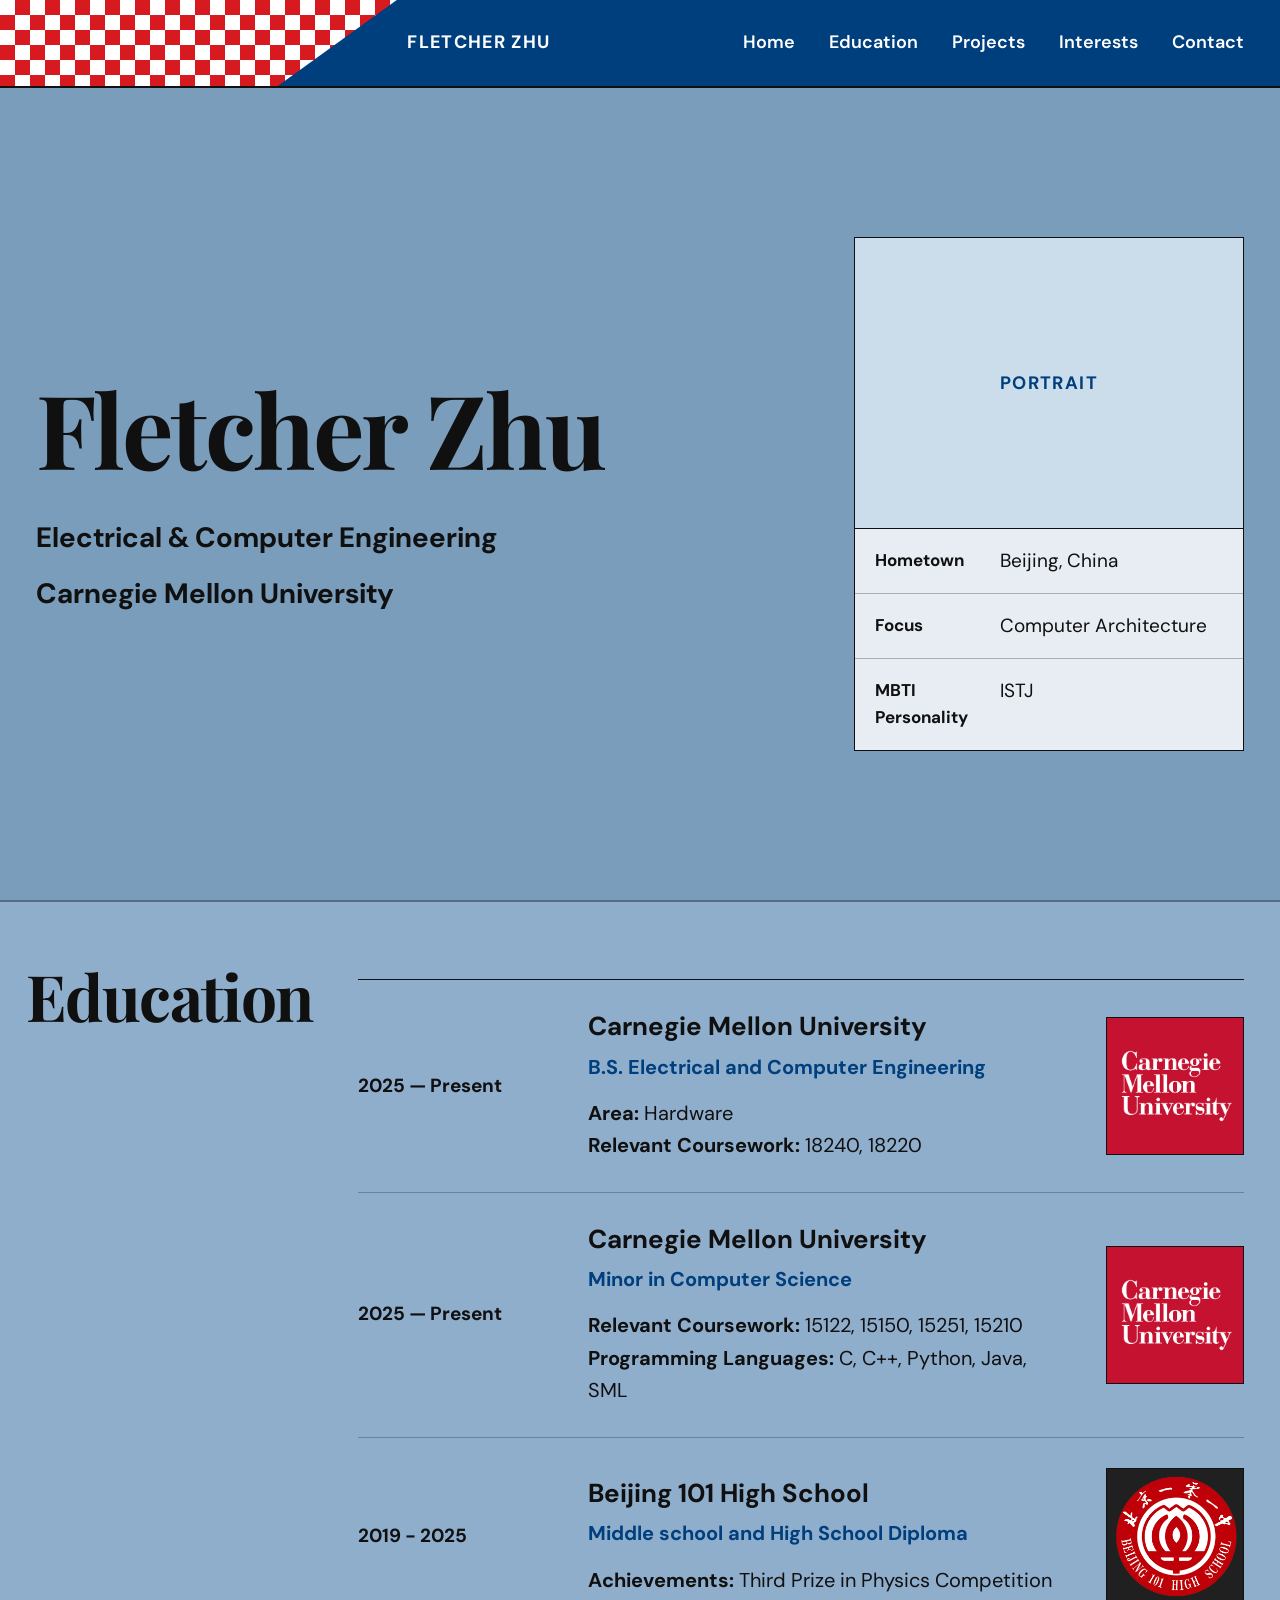
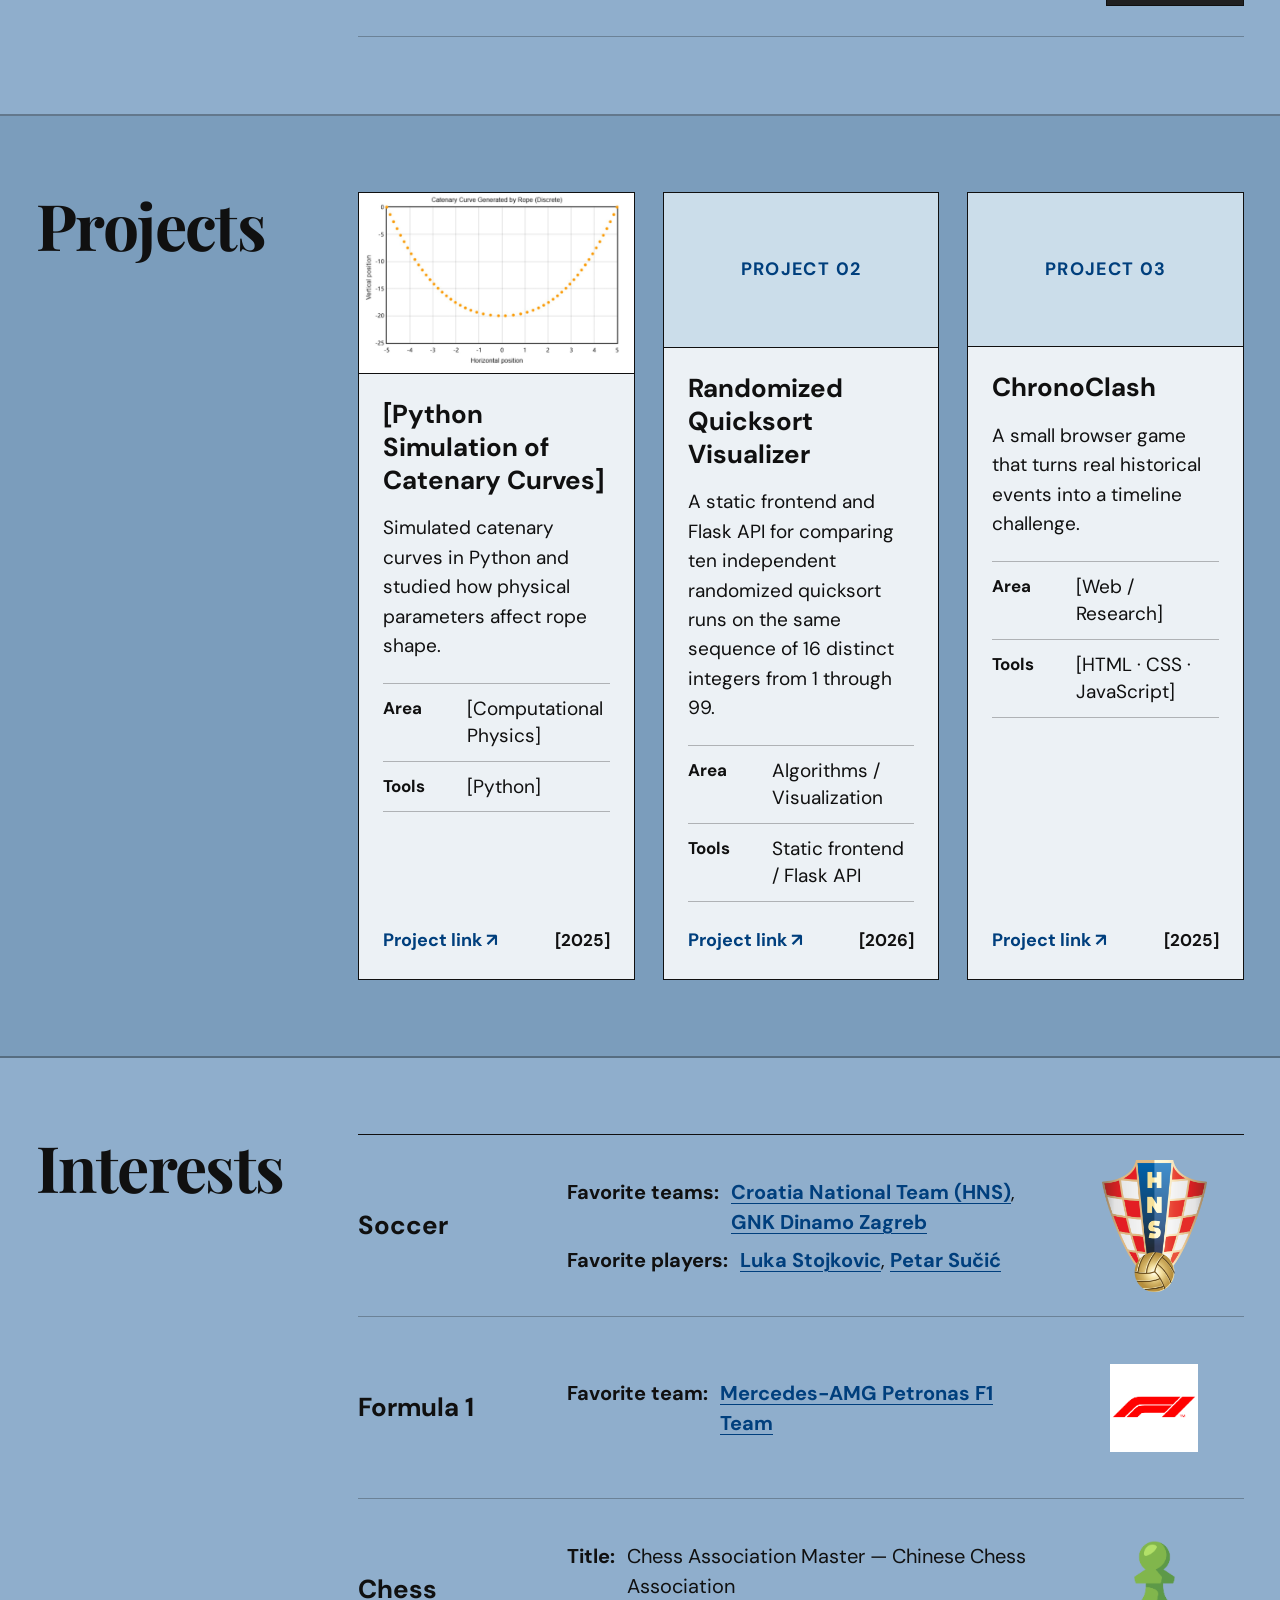
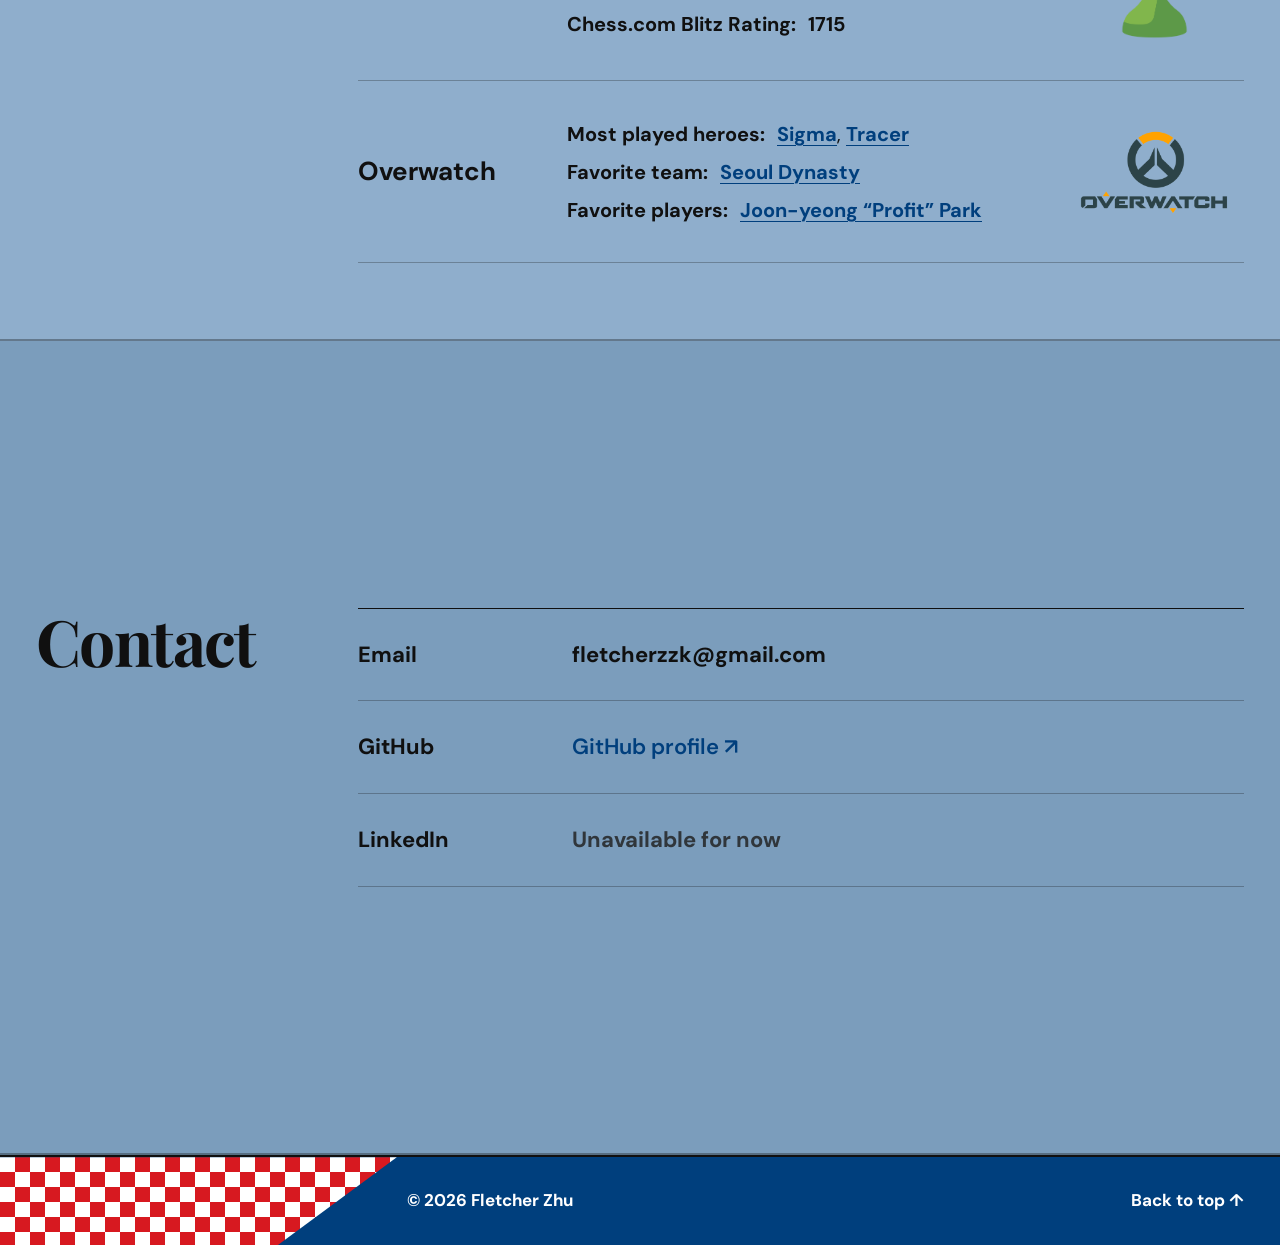
<file: index.html>
<!doctype html>
<html lang="en">
<head>
  <meta charset="utf-8">
  <meta name="viewport" content="width=device-width, initial-scale=1">
  <meta name="description" content="Fletcher Zhu - personal portfolio">
  <title>Fletcher Zhu | Portfolio</title>
  <link rel="preconnect" href="https://fonts.googleapis.com">
  <link rel="preconnect" href="https://fonts.gstatic.com" crossorigin>
  <link href="https://fonts.googleapis.com/css2?family=DM+Sans:wght@400;500;600;700&family=Playfair+Display:wght@600;700&display=swap" rel="stylesheet">
  <link rel="stylesheet" href="styles.css">
</head>
<body>
  <header class="site-header">
    <div class="header-inner">
      <a class="wordmark" href="#home" aria-label="Fletcher Zhu home">FLETCHER ZHU</a>
      <button class="menu-toggle" type="button" aria-expanded="false" aria-controls="site-nav">Menu</button>
      <nav id="site-nav" class="site-nav" aria-label="Main navigation">
        <a href="#home">Home</a>
        <a href="#education">Education</a>
        <a href="#projects">Projects</a>
        <a href="#interests">Interests</a>
        <a href="#contact">Contact</a>
      </nav>
    </div>
  </header>

  <main>
    <section id="home" class="hero section-shell">
      <div class="hero-main">
        <h1>Fletcher Zhu</h1>
        <p class="hero-role"><span class="hero-major">Electrical &amp; Computer Engineering</span><span class="hero-university">Carnegie Mellon University</span></p>
      </div>

      <aside class="profile-panel" aria-label="Profile information">
        <div class="portrait-placeholder" role="img" aria-label="Portrait placeholder">
          <span>PORTRAIT</span>
        </div>
        <dl class="profile-facts">
          <div>
            <dt>Hometown</dt>
            <dd>Beijing, China</dd>
          </div>
          <div>
            <dt>Focus</dt>
            <dd>Computer Architecture</dd>
          </div>
          <div>
            <dt>MBTI Personality</dt>
            <dd>ISTJ</dd>
          </div>
        </dl>
      </aside>
    </section>

    <section id="education" class="portfolio-section section-shell">
      <header class="section-header">
        <h2>Education</h2>
      </header>

      <div class="section-content record-list">
        <article class="record-row">
          <p class="record-date">2025 — Present</p>
          <div class="record-body">
            <h3>Carnegie Mellon University</h3>
            <p class="record-label">B.S. Electrical and Computer Engineering</p>
            <p><strong>Area:</strong> Hardware<br>
               <strong>Relevant Coursework:</strong> 18240, 18220
            </p>
          </div>
          <div class="education-photo"><img src="images/cmu.png" alt="Carnegie Mellon University"></div>
        </article>

        <article class="record-row">
          <p class="record-date">2025 — Present </p>
          <div class="record-body">
            <h3>Carnegie Mellon University</h3>
            <p class="record-label">Minor in Computer Science</p>
            <p><strong>Relevant Coursework:</strong> 15122, 15150, 15251, 15210<br>
               <strong>Programming Languages:</strong> C, C++, Python, Java, SML
            </p>
          </div>
          <div class="education-photo"><img src="images/cmu.png" alt="Carnegie Mellon University"></div>
        </article>

        <article class="record-row">
          <p class="record-date">2019 - 2025</p>
          <div class="record-body">
            <h3>Beijing 101 High School</h3>
            <p class="record-label">Middle school and High School Diploma</p>
            <p><strong>Achievements:</strong> Third Prize in Physics Competition</p>
          </div>
          <div class="education-photo"><img src="images/101.png" alt="Beijing 101 High School"></div>
        </article>
      </div>
    </section>

    <section id="projects" class="portfolio-section section-shell">
      <header class="section-header">
        <h2>Projects</h2>
      </header>

      <div class="section-content project-grid">
        <article class="project-card">
          <div class="project-visual project-visual-plot"><img src="images/project1.png" alt="Catenary curve simulation plot"></div>
          <div class="project-heading">
            <h3>[Python Simulation of Catenary Curves]</h3>
          </div>
          <p>Simulated catenary curves in Python and studied how physical parameters affect rope shape.</p>
          <dl class="project-facts">
            <div><dt>Area</dt><dd>[Computational Physics]</dd></div>
            <div><dt>Tools</dt><dd>[Python]</dd></div>
          </dl>
          <div class="project-footer">
            <a class="item-link" href="https://github.com/boonrm/33151-catenary-curves">Project link ↗</a>
            <span class="project-year">[2025]</span>
          </div>
        </article>

        <article class="project-card">
          <div class="project-visual"><span>PROJECT 02</span></div>
          <div class="project-heading">
            <h3>Randomized Quicksort Visualizer</h3>
          </div>
          <p>A static frontend and Flask API for comparing ten independent randomized quicksort runs on the same sequence of 16 distinct integers from 1 through 99.</p>
          <dl class="project-facts">
            <div><dt>Area</dt><dd>Algorithms / Visualization</dd></div>
            <div><dt>Tools</dt><dd>Static frontend / Flask API</dd></div>
          </dl>
          <div class="project-footer">
            <a class="item-link" href="https://fletcherzzk.github.io/randomized-quicksort-simulator/frontend/">Project link ↗</a>
            <span class="project-year">[2026]</span>
          </div>
        </article>

        <article class="project-card">
          <div class="project-visual"><span>PROJECT 03</span></div>
          <div class="project-heading">
            <h3>ChronoClash</h3>
          </div>
          <p>A small browser game that turns real historical events into a timeline challenge.</p>
          <dl class="project-facts">
            <div><dt>Area</dt><dd>[Web / Research]</dd></div>
            <div><dt>Tools</dt><dd>[HTML · CSS · JavaScript]</dd></div>
          </dl>
          <div class="project-footer">
            <a class="item-link" href="https://fletcherzzk.github.io/ChronoClash/">Project link ↗</a>
            <span class="project-year">[2025]</span>
          </div>
        </article>
      </div>
    </section>

    <section id="interests" class="portfolio-section section-shell">
      <header class="section-header">
        <h2>Interests</h2>
      </header>

      <div class="section-content interest-list">
        <article class="interest-row">
          <h3>Soccer</h3>
          <div class="interest-details">
            <p class="interest-detail-line">
              <strong class="interest-label">Favorite teams:</strong>
              <span class="interest-value"><a href="https://hns.team/en/">Croatia National Team (HNS)</a>, <a href="https://gnkdinamo.hr/en">GNK Dinamo Zagreb</a></span>
            </p>
            <p class="interest-detail-line">
              <strong class="interest-label">Favorite players:</strong>
              <span class="interest-value"><a href="https://www.transfermarkt.us/luka-stojkovic/profil/spieler/665266">Luka Stojkovic</a>, <a href="https://www.transfermarkt.us/petar-sucic/profil/spieler/668207">Petar Sučić</a></span>
            </p>
          </div>
          <div class="interest-photo interest-logo interest-logo-tall"><img src="images/soccer.png" alt="Croatia national football team crest"></div>
        </article>

        <article class="interest-row">
          <h3>Formula 1</h3>
          <div class="interest-details">
            <p class="interest-detail-line">
              <strong class="interest-label">Favorite team:</strong>
              <span class="interest-value"><a href="https://www.mercedesamgf1.com/">Mercedes-AMG Petronas F1 Team</a></span>
            </p>
          </div>
          <div class="interest-photo interest-logo interest-logo-wide"><img src="images/F1.png" alt="Formula 1 logo"></div>
        </article>

        <article class="interest-row">
          <h3>Chess</h3>
          <div class="interest-details">
            <p class="interest-detail-line">
              <strong class="interest-label">Title:</strong>
              <span class="interest-value"> Chess Association Master — Chinese Chess Association</span>
            </p>
            <p class="interest-detail-line">
              <strong class="interest-label">Chess.com Blitz Rating:</strong>
              <span class="interest-value"><strong>1715</strong></span>
            </p>
          </div>
          <div class="interest-photo interest-logo"><img src="images/chess.png" alt="Chess pawn"></div>
        </article>

        <article class="interest-row">
          <h3>Overwatch</h3>
          <div class="interest-details">
            <p class="interest-detail-line">
              <strong class="interest-label">Most played heroes:</strong>
              <span class="interest-value"><a href="https://overwatch.blizzard.com/en-us/heroes/sigma/">Sigma</a>, <a href="https://overwatch.blizzard.com/en-us/heroes/tracer/">Tracer</a></span>
            </p>
            <p class="interest-detail-line">
              <strong class="interest-label">Favorite team:</strong>
              <span class="interest-value"><a href="https://en.wikipedia.org/wiki/Seoul_Dynasty">Seoul Dynasty</a></span>
            </p>
            <p class="interest-detail-line">
              <strong class="interest-label">Favorite players:</strong>
              <span class="interest-value"><a href="Joon-yeong “Profit” Park">Joon-yeong “Profit” Park</a></span>
            </p>
          </div>
          <div class="interest-photo interest-logo interest-logo-wide"><img src="images/overwatch.png" alt="Overwatch logo"></div>
        </article>
      </div>
    </section>

    <section id="contact" class="portfolio-section section-shell">
      <header class="section-header">
        <h2>Contact</h2>
      </header>

      <div class="section-content contact-list">
        <div class="contact-row">
          <span>Email</span>
          <span>fletcherzzk@gmail.com</span>
        </div>
        <div class="contact-row">
          <span>GitHub</span>
          <a href="https://github.com/fletcherzzk" rel="noreferrer">GitHub profile ↗</a>
        </div>
        <div class="contact-row">
          <span>LinkedIn</span>
          <span class="contact-unavailable">Unavailable for now</span>
        </div>
      </div>
    </section>
  </main>

  <footer class="site-footer">
    <div class="footer-inner">
      <p>© 2026 Fletcher Zhu</p>
      <a href="#home">Back to top ↑</a>
    </div>
  </footer>

  <script src="script.js"></script>
</body>
</html>
</file>
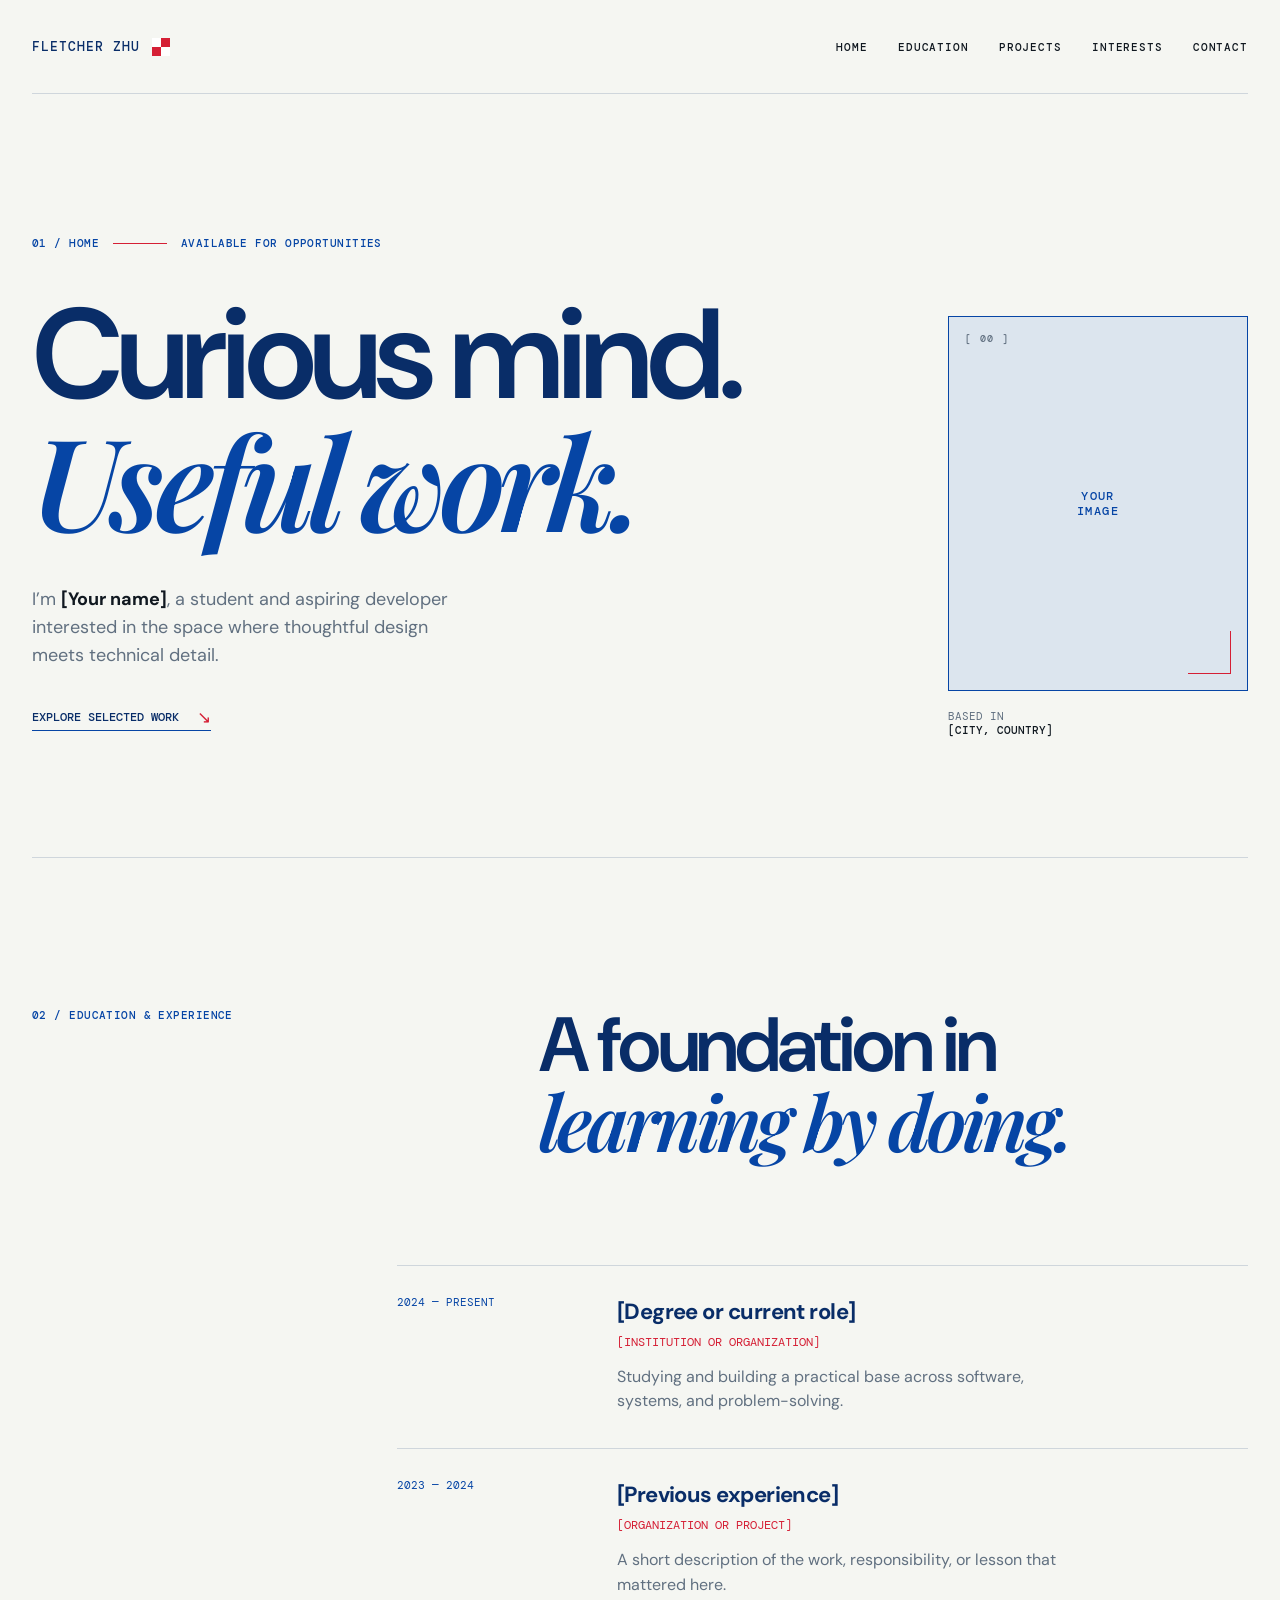
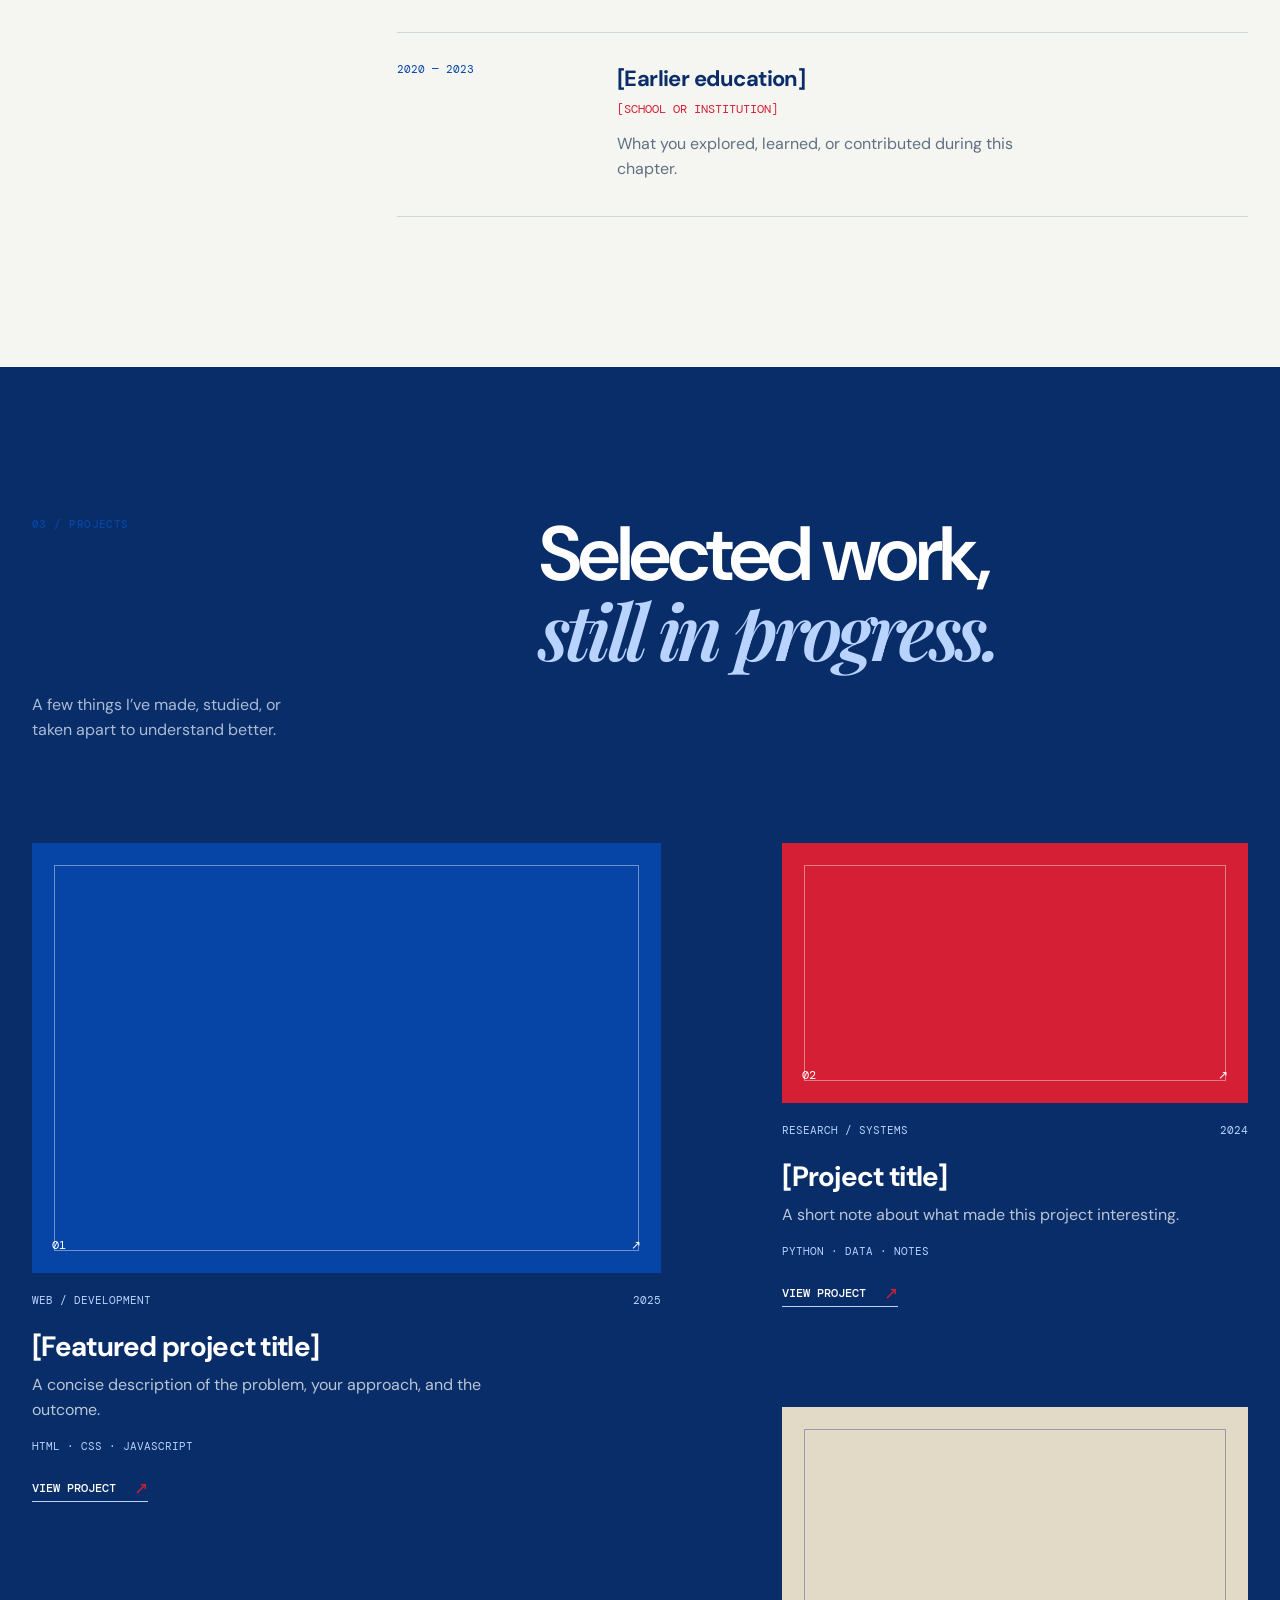
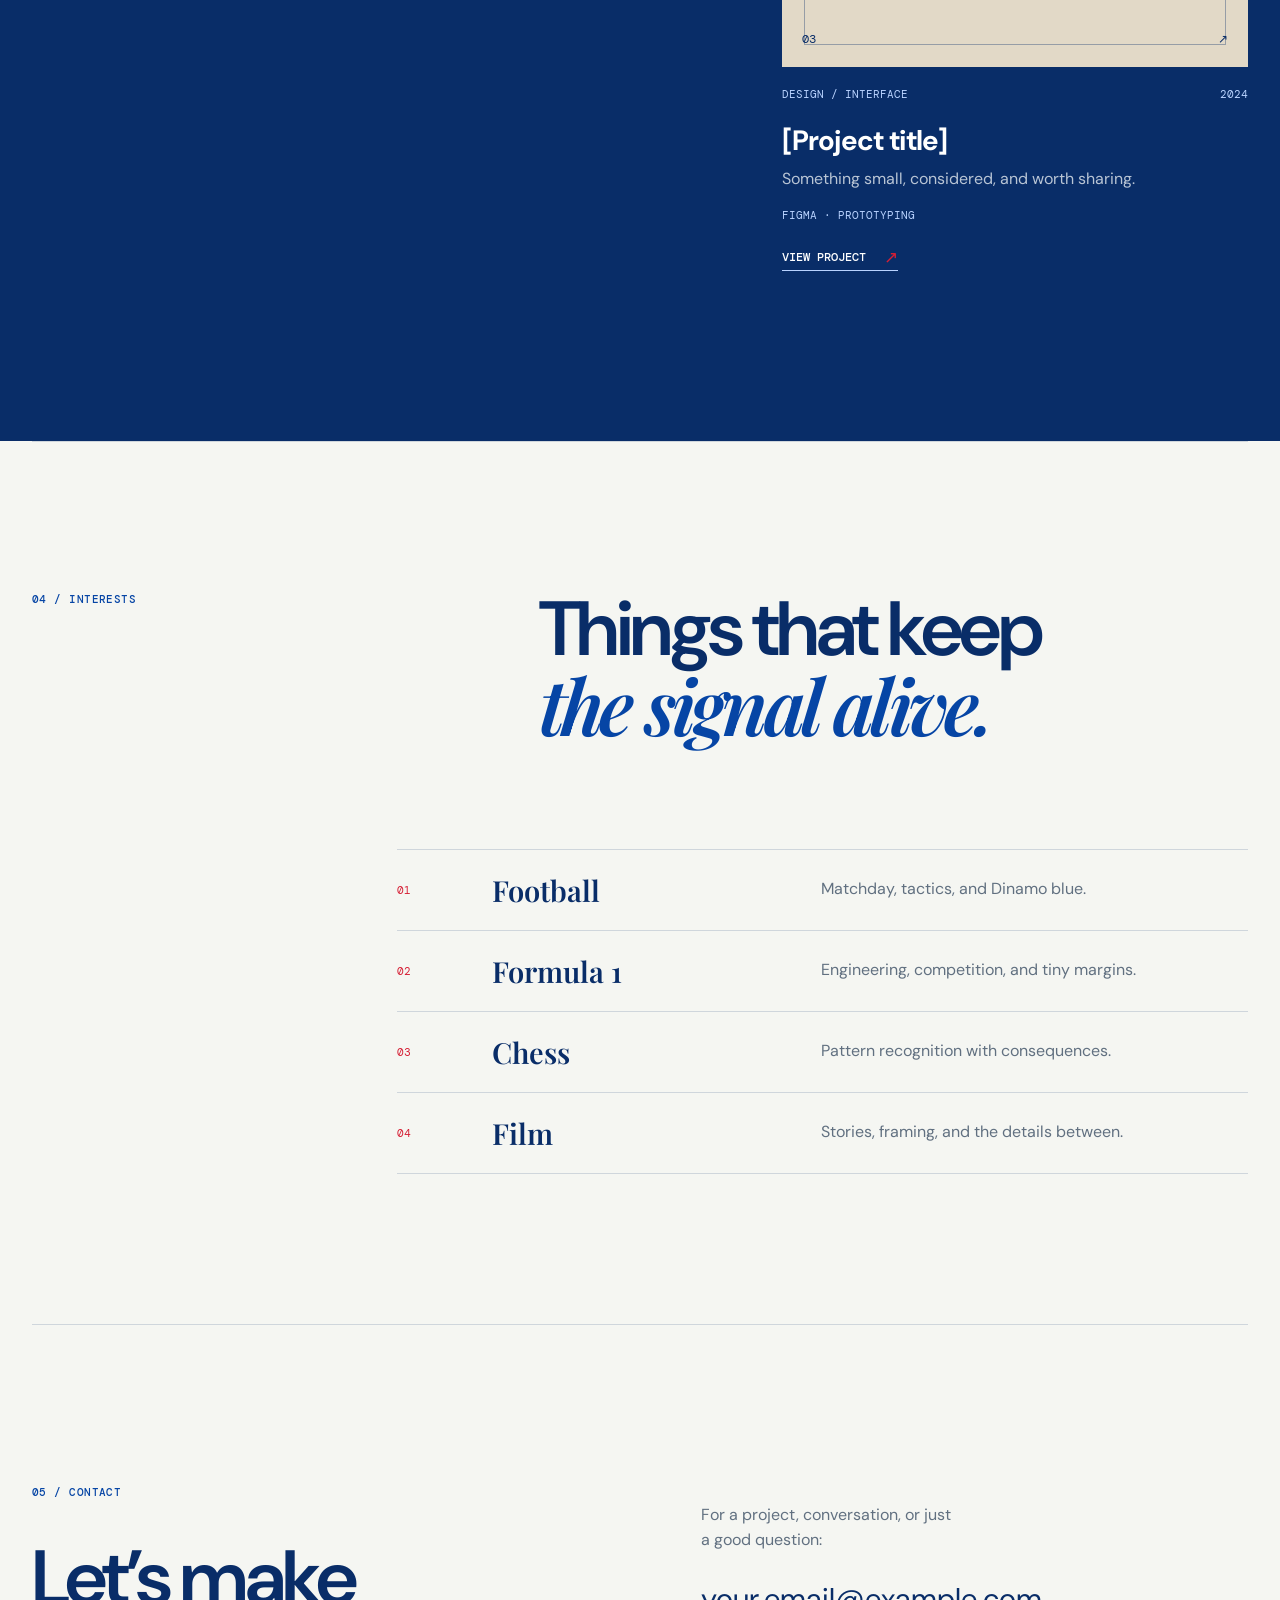
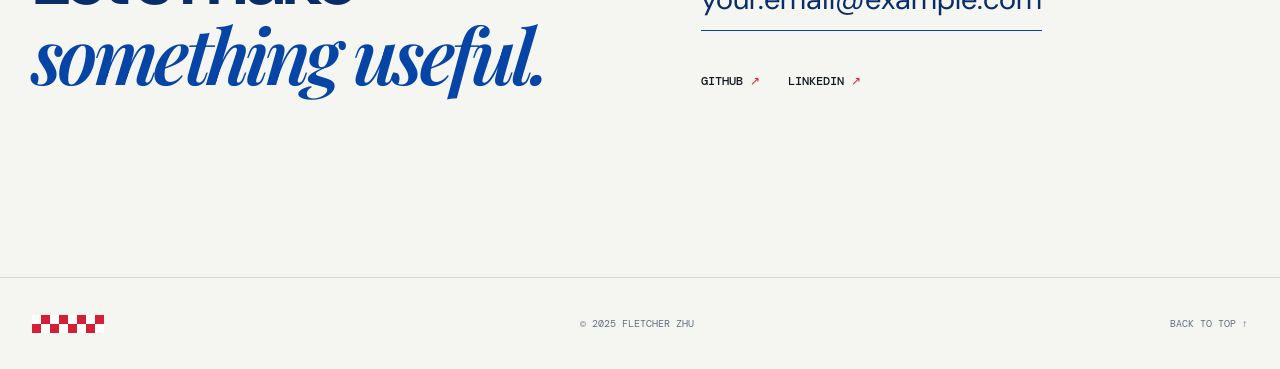
<file: all iterations of the creation of the website (for grading)/V0/index.html>
<!doctype html>
<html lang="en">
<head>
  <meta charset="utf-8">
  <meta name="viewport" content="width=device-width, initial-scale=1">
  <meta name="description" content="Fletcher Zhu - personal portfolio">
  <title>Fletcher Zhu | Portfolio</title>
  <link rel="preconnect" href="https://fonts.googleapis.com">
  <link rel="preconnect" href="https://fonts.gstatic.com" crossorigin>
  <link href="https://fonts.googleapis.com/css2?family=DM+Mono:wght@400;500&family=DM+Sans:wght@400;500;700&family=Playfair+Display:wght@600;700&display=swap" rel="stylesheet">
  <link rel="stylesheet" href="styles.css">
</head>
<body>
  <header class="site-header">
    <a class="wordmark" href="#home" aria-label="Fletcher Zhu home">
      <span>FLETCHER ZHU</span>
      <span class="checker checker--tiny" aria-hidden="true"></span>
    </a>
    <button class="menu-toggle" type="button" aria-expanded="false" aria-controls="site-nav">Menu</button>
    <nav id="site-nav" class="site-nav" aria-label="Main navigation">
      <a href="#home">Home</a>
      <a href="#experience">Education</a>
      <a href="#projects">Projects</a>
      <a href="#interests">Interests</a>
      <a href="#contact">Contact</a>
    </nav>
  </header>

  <main>
    <section id="home" class="hero section-shell">
      <div class="hero-copy">
        <p class="eyebrow">01 / Home <span class="rule"></span> Available for opportunities</p>
        <h1>Curious mind.<br><em>Useful work.</em></h1>
        <p class="hero-intro">I’m <strong>[Your name]</strong>, a student and aspiring developer interested in the space where thoughtful design meets technical detail.</p>
        <a class="text-link" href="#projects">Explore selected work <span aria-hidden="true">↘</span></a>
      </div>
      <div class="hero-aside">
        <div class="portrait-placeholder" role="img" aria-label="Optional portrait placeholder">
          <span>YOUR<br>IMAGE</span>
          <span class="placeholder-index">[ 00 ]</span>
        </div>
        <p class="side-note">Based in<br><strong>[City, Country]</strong></p>
      </div>
    </section>

    <section id="experience" class="content-section section-shell">
      <div class="section-heading">
        <p class="eyebrow">02 / Education &amp; Experience</p>
        <h2>A foundation in<br><em>learning by doing.</em></h2>
      </div>
      <div class="timeline">
        <article class="timeline-item">
          <p class="timeline-year">2024 — Present</p>
          <div>
            <h3>[Degree or current role]</h3>
            <p class="timeline-place">[Institution or organization]</p>
            <p>Studying and building a practical base across software, systems, and problem-solving.</p>
          </div>
        </article>
        <article class="timeline-item">
          <p class="timeline-year">2023 — 2024</p>
          <div>
            <h3>[Previous experience]</h3>
            <p class="timeline-place">[Organization or project]</p>
            <p>A short description of the work, responsibility, or lesson that mattered here.</p>
          </div>
        </article>
        <article class="timeline-item">
          <p class="timeline-year">2020 — 2023</p>
          <div>
            <h3>[Earlier education]</h3>
            <p class="timeline-place">[School or institution]</p>
            <p>What you explored, learned, or contributed during this chapter.</p>
          </div>
        </article>
      </div>
    </section>

    <section id="projects" class="projects-section">
      <div class="section-shell">
        <div class="section-heading projects-heading">
          <p class="eyebrow">03 / Projects</p>
          <h2>Selected work,<br><em>still in progress.</em></h2>
          <p class="section-lede">A few things I’ve made, studied, or taken apart to understand better.</p>
        </div>
        <div class="project-grid">
          <article class="project project--feature">
            <div class="project-image project-image--blue"><span>01</span><i aria-hidden="true">↗</i></div>
            <div class="project-meta"><span>Web / Development</span><span>2025</span></div>
            <h3>[Featured project title]</h3>
            <p>A concise description of the problem, your approach, and the outcome.</p>
            <p class="project-tools">HTML · CSS · JavaScript</p>
            <a class="text-link" href="#contact">View project <span aria-hidden="true">↗</span></a>
          </article>
          <article class="project project--second">
            <div class="project-image project-image--red"><span>02</span><i aria-hidden="true">↗</i></div>
            <div class="project-meta"><span>Research / Systems</span><span>2024</span></div>
            <h3>[Project title]</h3>
            <p>A short note about what made this project interesting.</p>
            <p class="project-tools">Python · Data · Notes</p>
            <a class="text-link" href="#contact">View project <span aria-hidden="true">↗</span></a>
          </article>
          <article class="project project--third">
            <div class="project-image project-image--cream"><span>03</span><i aria-hidden="true">↗</i></div>
            <div class="project-meta"><span>Design / Interface</span><span>2024</span></div>
            <h3>[Project title]</h3>
            <p>Something small, considered, and worth sharing.</p>
            <p class="project-tools">Figma · Prototyping</p>
            <a class="text-link" href="#contact">View project <span aria-hidden="true">↗</span></a>
          </article>
        </div>
      </div>
    </section>

    <section id="interests" class="content-section interests-section section-shell">
      <div class="section-heading">
        <p class="eyebrow">04 / Interests</p>
        <h2>Things that keep<br><em>the signal alive.</em></h2>
      </div>
      <div class="interest-list">
        <div><span>01</span><h3>Football</h3><p>Matchday, tactics, and Dinamo blue.</p></div>
        <div><span>02</span><h3>Formula 1</h3><p>Engineering, competition, and tiny margins.</p></div>
        <div><span>03</span><h3>Chess</h3><p>Pattern recognition with consequences.</p></div>
        <div><span>04</span><h3>Film</h3><p>Stories, framing, and the details between.</p></div>
      </div>
    </section>

    <section id="contact" class="contact-section section-shell">
      <div>
        <p class="eyebrow">05 / Contact</p>
        <h2>Let’s make<br><em>something useful.</em></h2>
      </div>
      <div class="contact-details">
        <p>For a project, conversation, or just a good question:</p>
        <a class="contact-email" href="mailto:your.email@example.com">your.email@example.com</a>
        <div class="social-links">
          <a href="https://github.com/" rel="noreferrer">GitHub <span>↗</span></a>
          <a href="https://www.linkedin.com/" rel="noreferrer">LinkedIn <span>↗</span></a>
        </div>
      </div>
    </section>
  </main>

  <footer class="site-footer">
    <div class="checker checker--footer" aria-hidden="true"></div>
    <p>© 2025 Fletcher Zhu</p>
    <a href="#home">Back to top ↑</a>
  </footer>
  <script src="script.js"></script>
</body>
</html>
</file>
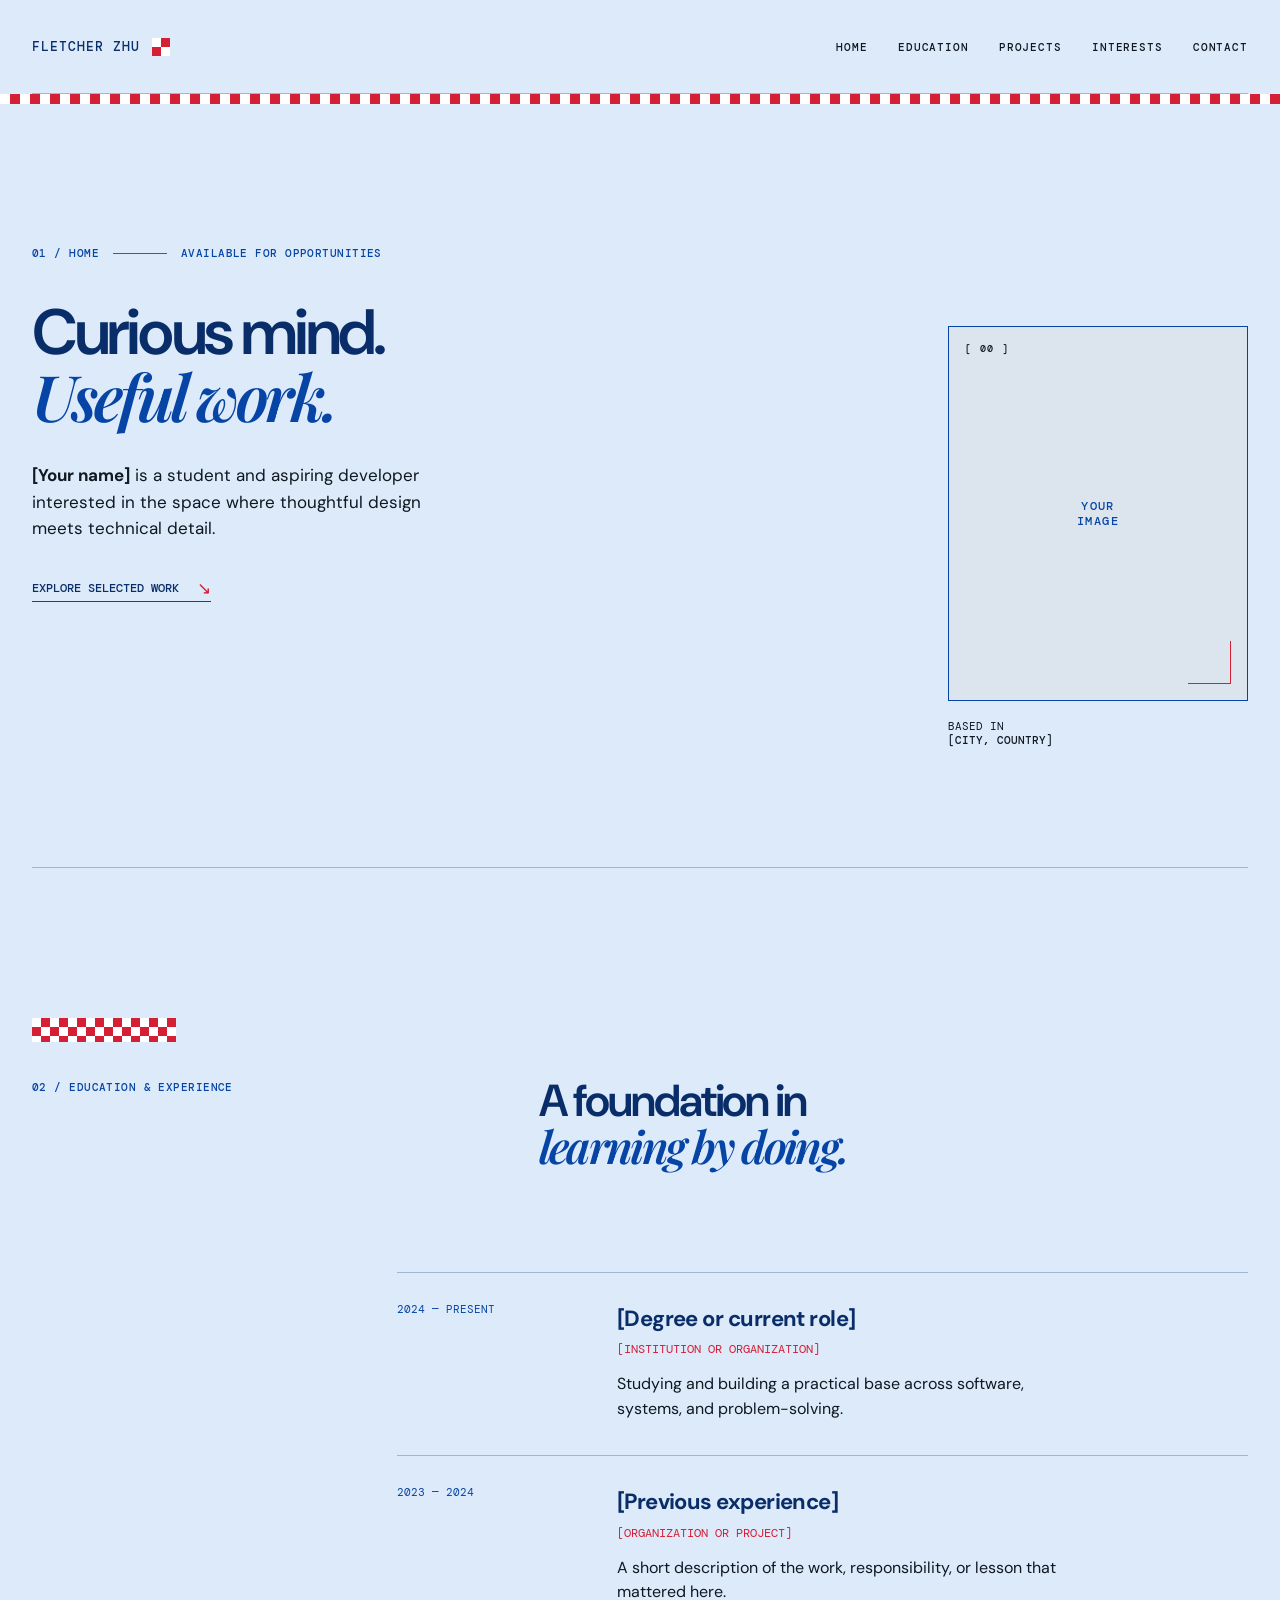
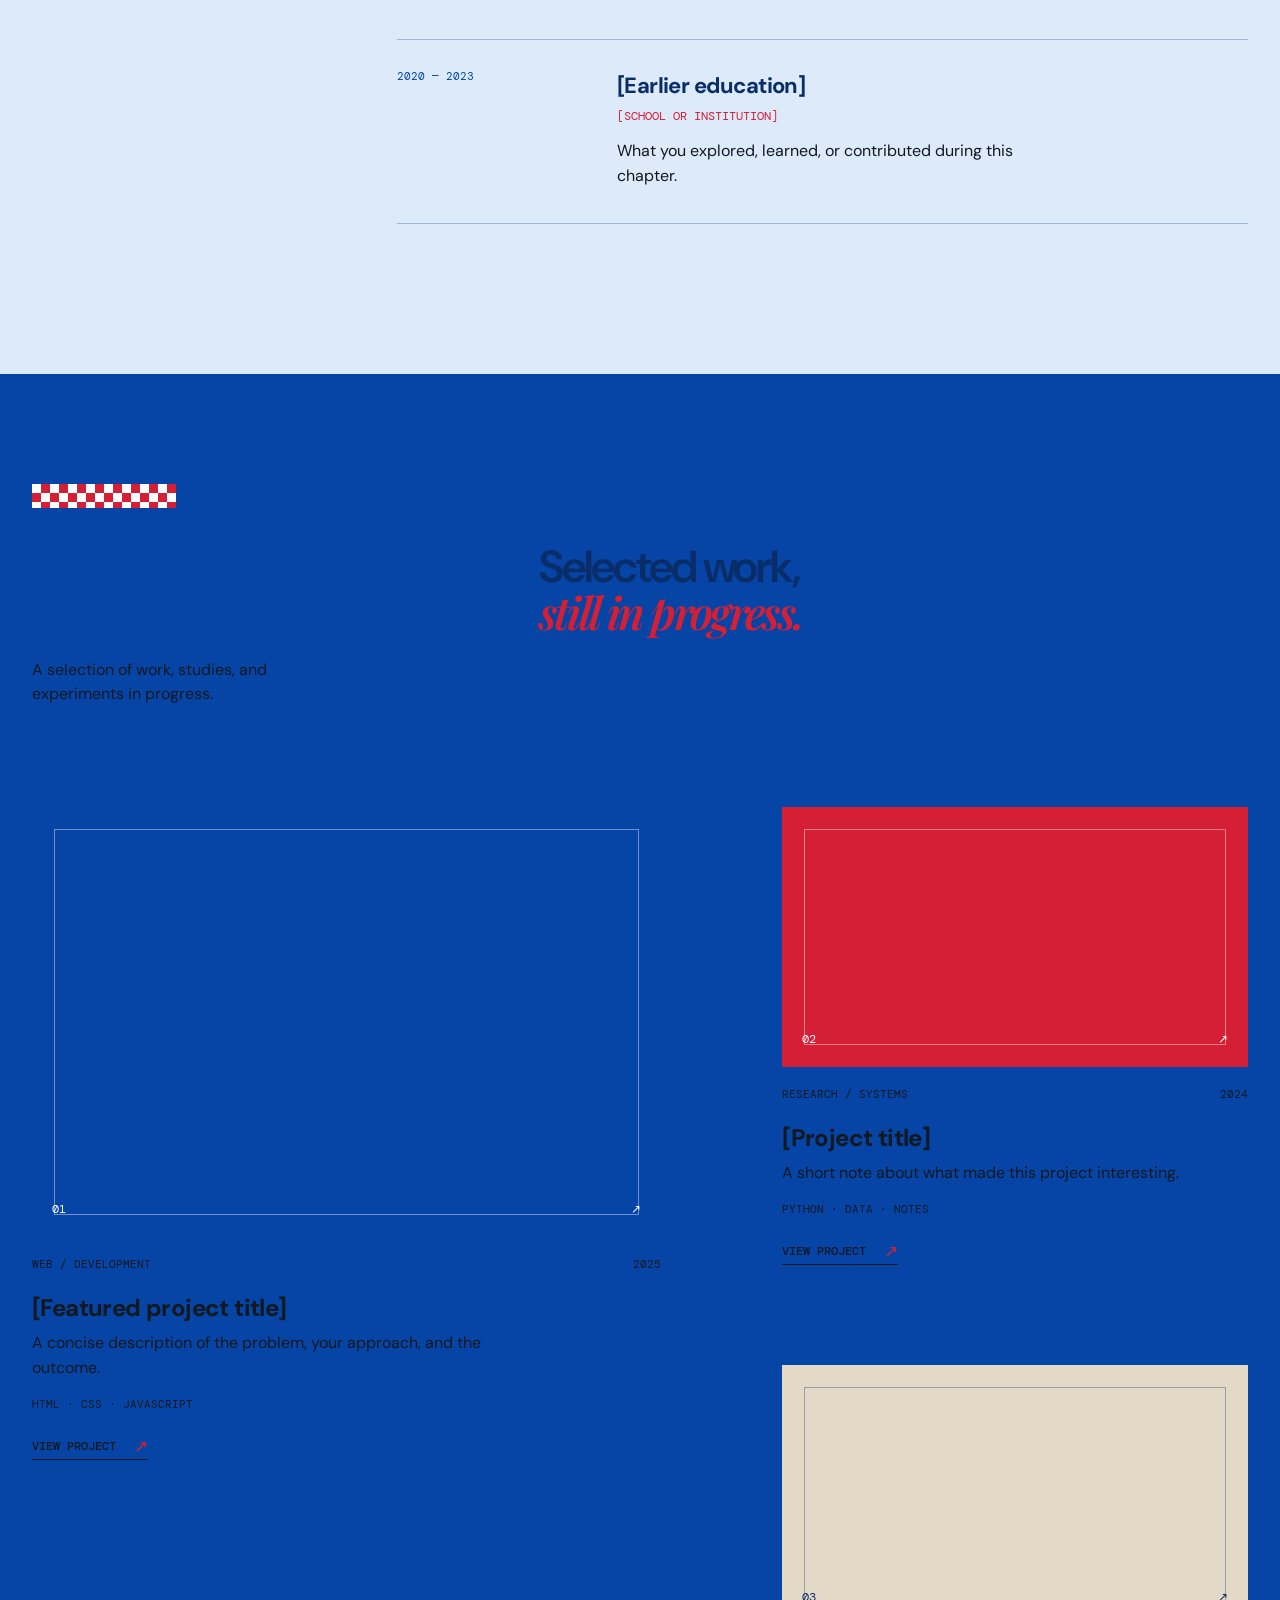
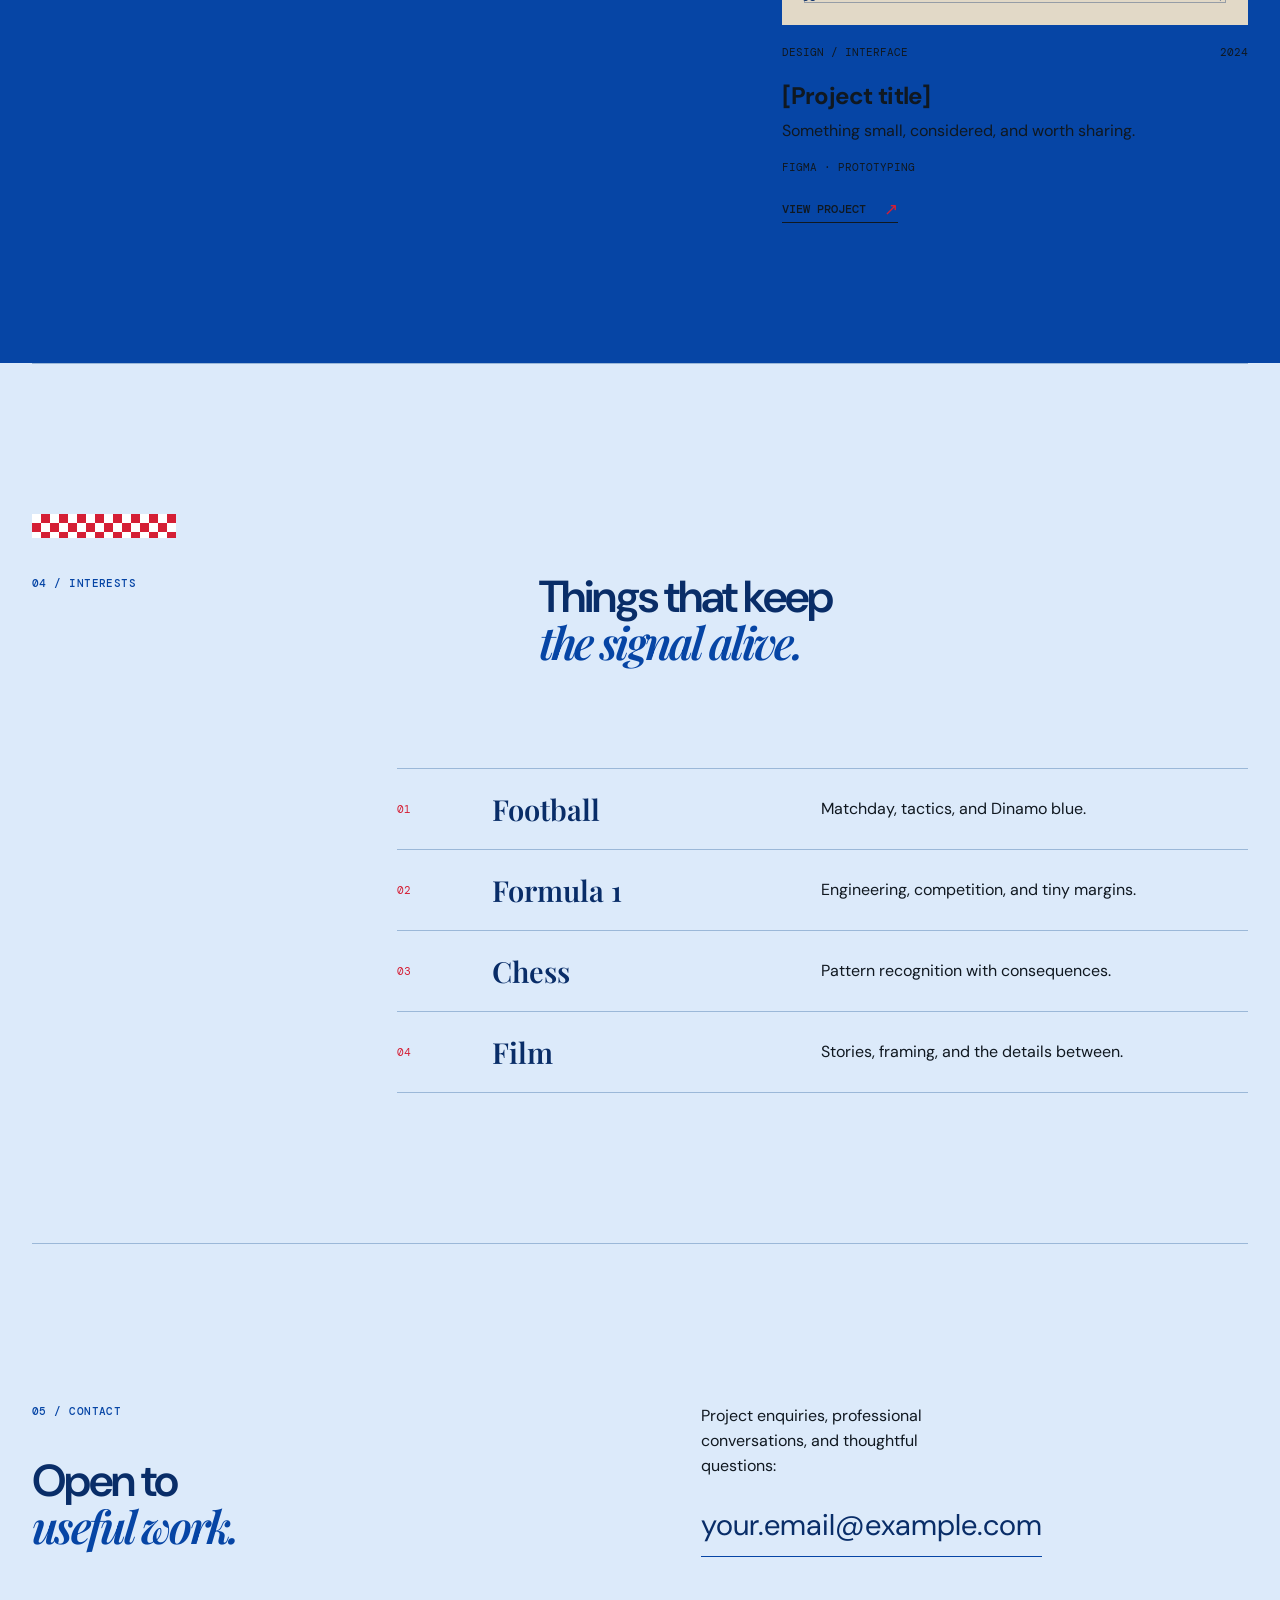
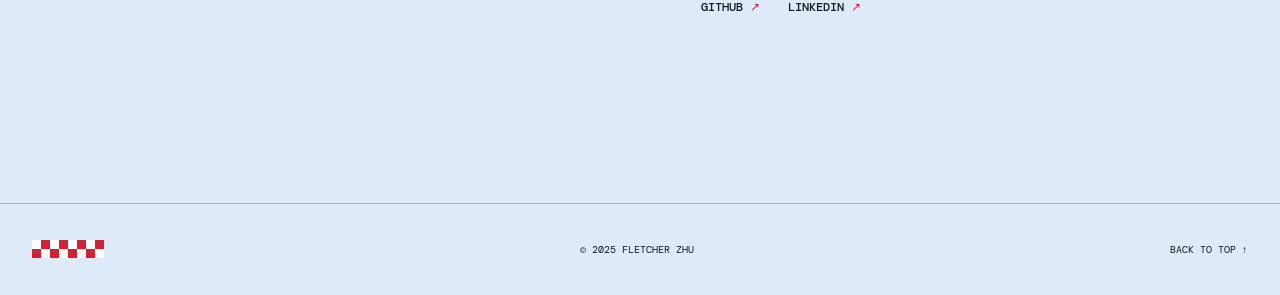
<file: all iterations of the creation of the website (for grading)/V1/index.html>
<!doctype html>
<html lang="en">
<head>
  <meta charset="utf-8">
  <meta name="viewport" content="width=device-width, initial-scale=1">
  <meta name="description" content="Fletcher Zhu - personal portfolio">
  <title>Fletcher Zhu | Portfolio</title>
  <link rel="preconnect" href="https://fonts.googleapis.com">
  <link rel="preconnect" href="https://fonts.gstatic.com" crossorigin>
  <link href="https://fonts.googleapis.com/css2?family=DM+Mono:wght@400;500&family=DM+Sans:wght@400;500;700&family=Playfair+Display:wght@600;700&display=swap" rel="stylesheet">
  <link rel="stylesheet" href="styles.css">
</head>
<body>
  <header class="site-header">
    <a class="wordmark" href="#home" aria-label="Fletcher Zhu home">
      <span>FLETCHER ZHU</span>
      <span class="checker checker--tiny" aria-hidden="true"></span>
    </a>
    <button class="menu-toggle" type="button" aria-expanded="false" aria-controls="site-nav">Menu</button>
    <nav id="site-nav" class="site-nav" aria-label="Main navigation">
      <a href="#home">Home</a>
      <a href="#experience">Education</a>
      <a href="#projects">Projects</a>
      <a href="#interests">Interests</a>
      <a href="#contact">Contact</a>
    </nav>
  </header>
  <div class="checker checker--banner" aria-hidden="true"></div>

  <main>
    <section id="home" class="hero section-shell">
      <div class="hero-copy">
        <p class="eyebrow">01 / Home <span class="rule"></span> Available for opportunities</p>
        <h1>Curious mind.<br><em>Useful work.</em></h1>
        <p class="hero-intro"><strong>[Your name]</strong> is a student and aspiring developer interested in the space where thoughtful design meets technical detail.</p>
        <a class="text-link" href="#projects">Explore selected work <span aria-hidden="true">↘</span></a>
      </div>
      <div class="hero-aside">
        <div class="portrait-placeholder" role="img" aria-label="Optional portrait placeholder">
          <span>YOUR<br>IMAGE</span>
          <span class="placeholder-index">[ 00 ]</span>
        </div>
        <p class="side-note">Based in<br><strong>[City, Country]</strong></p>
      </div>
    </section>

    <section id="experience" class="content-section section-shell">
      <div class="checker checker--section" aria-hidden="true"></div>
      <div class="section-heading">
        <p class="eyebrow">02 / Education &amp; Experience</p>
        <h2>A foundation in<br><em>learning by doing.</em></h2>
      </div>
      <div class="timeline">
        <article class="timeline-item">
          <p class="timeline-year">2024 — Present</p>
          <div>
            <h3>[Degree or current role]</h3>
            <p class="timeline-place">[Institution or organization]</p>
            <p>Studying and building a practical base across software, systems, and problem-solving.</p>
          </div>
        </article>
        <article class="timeline-item">
          <p class="timeline-year">2023 — 2024</p>
          <div>
            <h3>[Previous experience]</h3>
            <p class="timeline-place">[Organization or project]</p>
            <p>A short description of the work, responsibility, or lesson that mattered here.</p>
          </div>
        </article>
        <article class="timeline-item">
          <p class="timeline-year">2020 — 2023</p>
          <div>
            <h3>[Earlier education]</h3>
            <p class="timeline-place">[School or institution]</p>
            <p>What you explored, learned, or contributed during this chapter.</p>
          </div>
        </article>
      </div>
    </section>

    <section id="projects" class="projects-section">
      <div class="section-shell">
      <div class="checker checker--section" aria-hidden="true"></div>
        <div class="section-heading projects-heading">
          <p class="eyebrow">03 / Projects</p>
          <h2>Selected work,<br><em>still in progress.</em></h2>
          <p class="section-lede">A selection of work, studies, and experiments in progress.</p>
        </div>
        <div class="project-grid">
          <article class="project project--feature">
            <div class="project-image project-image--blue"><span>01</span><i aria-hidden="true">↗</i></div>
            <div class="project-meta"><span>Web / Development</span><span>2025</span></div>
            <h3>[Featured project title]</h3>
            <p>A concise description of the problem, your approach, and the outcome.</p>
            <p class="project-tools">HTML · CSS · JavaScript</p>
            <a class="text-link" href="#contact">View project <span aria-hidden="true">↗</span></a>
          </article>
          <article class="project project--second">
            <div class="project-image project-image--red"><span>02</span><i aria-hidden="true">↗</i></div>
            <div class="project-meta"><span>Research / Systems</span><span>2024</span></div>
            <h3>[Project title]</h3>
            <p>A short note about what made this project interesting.</p>
            <p class="project-tools">Python · Data · Notes</p>
            <a class="text-link" href="#contact">View project <span aria-hidden="true">↗</span></a>
          </article>
          <article class="project project--third">
            <div class="project-image project-image--cream"><span>03</span><i aria-hidden="true">↗</i></div>
            <div class="project-meta"><span>Design / Interface</span><span>2024</span></div>
            <h3>[Project title]</h3>
            <p>Something small, considered, and worth sharing.</p>
            <p class="project-tools">Figma · Prototyping</p>
            <a class="text-link" href="#contact">View project <span aria-hidden="true">↗</span></a>
          </article>
        </div>
      </div>
    </section>

    <section id="interests" class="content-section interests-section section-shell">
      <div class="checker checker--section" aria-hidden="true"></div>
      <div class="section-heading">
        <p class="eyebrow">04 / Interests</p>
        <h2>Things that keep<br><em>the signal alive.</em></h2>
      </div>
      <div class="interest-list">
        <div><span>01</span><h3>Football</h3><p>Matchday, tactics, and Dinamo blue.</p></div>
        <div><span>02</span><h3>Formula 1</h3><p>Engineering, competition, and tiny margins.</p></div>
        <div><span>03</span><h3>Chess</h3><p>Pattern recognition with consequences.</p></div>
        <div><span>04</span><h3>Film</h3><p>Stories, framing, and the details between.</p></div>
      </div>
    </section>

    <section id="contact" class="contact-section section-shell">
      <div>
        <p class="eyebrow">05 / Contact</p>
        <h2>Open to<br><em>useful work.</em></h2>
      </div>
      <div class="contact-details">
        <p>Project enquiries, professional conversations, and thoughtful questions:</p>
        <a class="contact-email" href="mailto:your.email@example.com">your.email@example.com</a>
        <div class="social-links">
          <a href="https://github.com/" rel="noreferrer">GitHub <span>↗</span></a>
          <a href="https://www.linkedin.com/" rel="noreferrer">LinkedIn <span>↗</span></a>
        </div>
      </div>
    </section>
  </main>

  <footer class="site-footer">
    <div class="checker checker--footer" aria-hidden="true"></div>
    <p>© 2025 Fletcher Zhu</p>
    <a href="#home">Back to top ↑</a>
  </footer>
  <script src="script.js"></script>
</body>
</html>
</file>
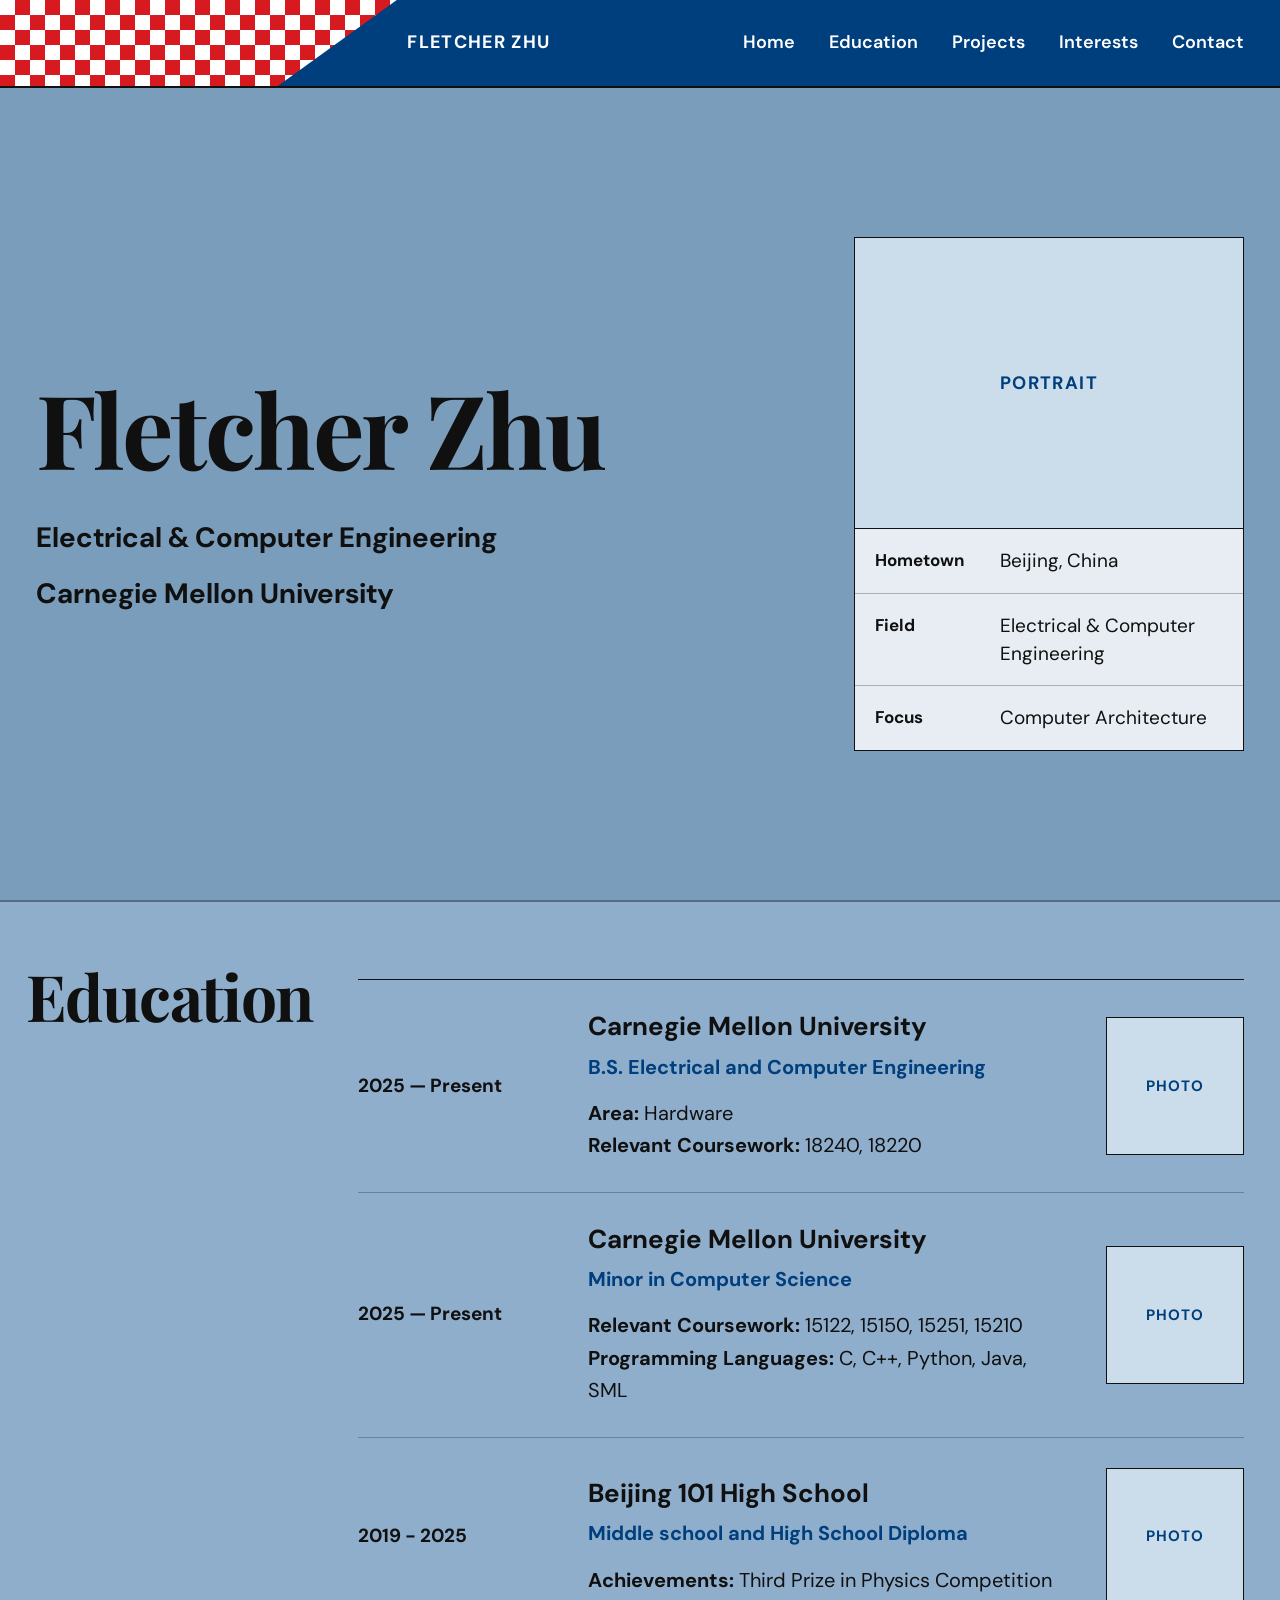
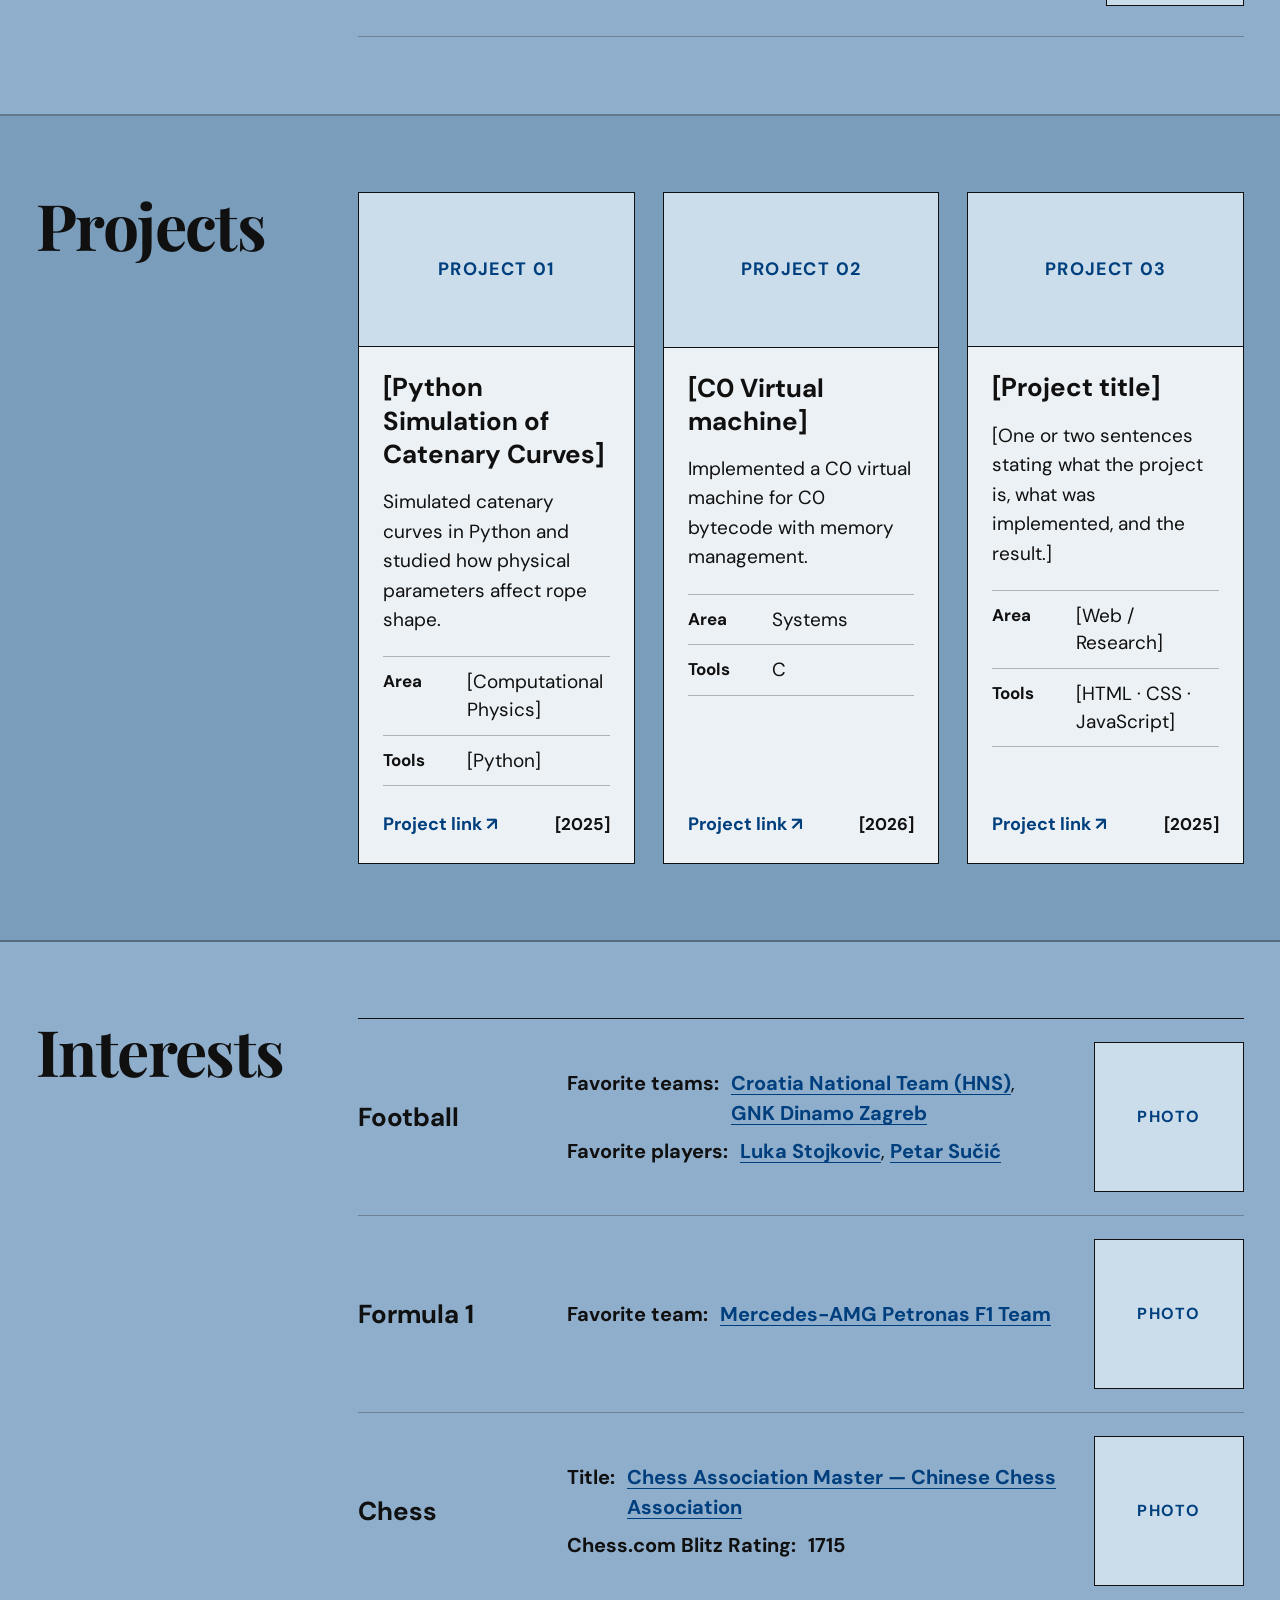
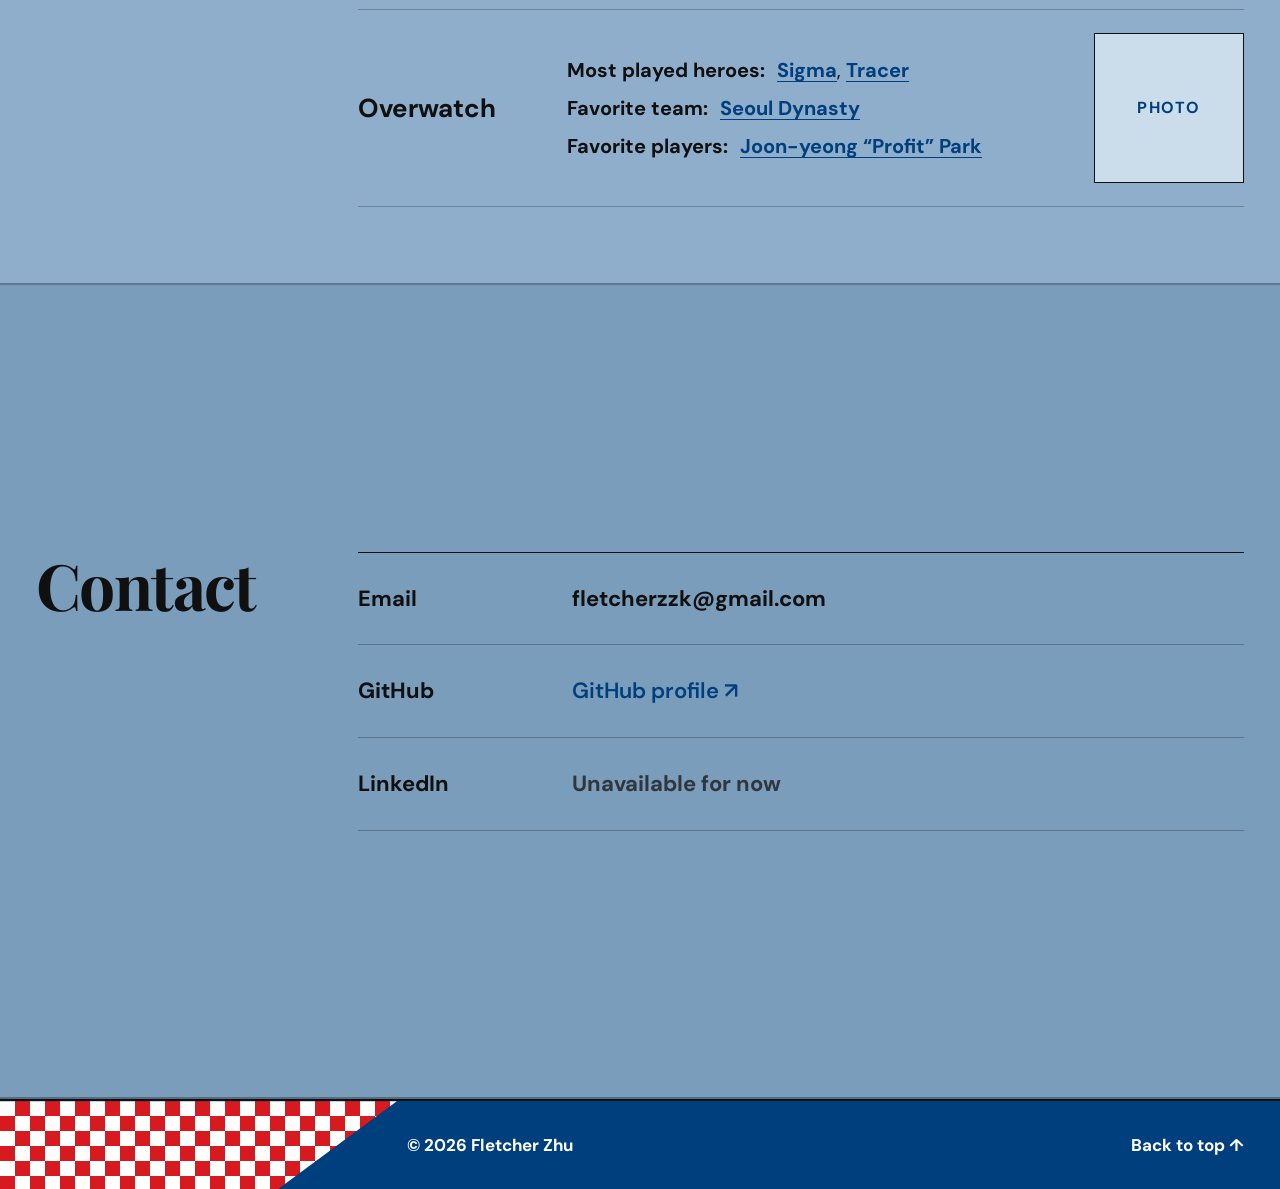
<file: all iterations of the creation of the website (for grading)/V10/portfolio_updated_v3/index.html>
<!doctype html>
<html lang="en">
<head>
  <meta charset="utf-8">
  <meta name="viewport" content="width=device-width, initial-scale=1">
  <meta name="description" content="Fletcher Zhu - personal portfolio">
  <title>Fletcher Zhu | Portfolio</title>
  <link rel="preconnect" href="https://fonts.googleapis.com">
  <link rel="preconnect" href="https://fonts.gstatic.com" crossorigin>
  <link href="https://fonts.googleapis.com/css2?family=DM+Sans:wght@400;500;600;700&family=Playfair+Display:wght@600;700&display=swap" rel="stylesheet">
  <link rel="stylesheet" href="styles.css">
</head>
<body>
  <header class="site-header">
    <div class="header-inner">
      <a class="wordmark" href="#home" aria-label="Fletcher Zhu home">FLETCHER ZHU</a>
      <button class="menu-toggle" type="button" aria-expanded="false" aria-controls="site-nav">Menu</button>
      <nav id="site-nav" class="site-nav" aria-label="Main navigation">
        <a href="#home">Home</a>
        <a href="#education">Education</a>
        <a href="#projects">Projects</a>
        <a href="#interests">Interests</a>
        <a href="#contact">Contact</a>
      </nav>
    </div>
  </header>

  <main>
    <section id="home" class="hero section-shell">
      <div class="hero-main">
        <h1>Fletcher Zhu</h1>
        <p class="hero-role"><span class="hero-major">Electrical &amp; Computer Engineering</span><span class="hero-university">Carnegie Mellon University</span></p>
      </div>

      <aside class="profile-panel" aria-label="Profile information">
        <div class="portrait-placeholder" role="img" aria-label="Portrait placeholder">
          <span>PORTRAIT</span>
        </div>
        <dl class="profile-facts">
          <div>
            <dt>Hometown</dt>
            <dd>Beijing, China</dd>
          </div>
          <div>
            <dt>Field</dt>
            <dd>Electrical &amp; Computer Engineering</dd>
          </div>
          <div>
            <dt>Focus</dt>
            <dd>Computer Architecture</dd>
          </div>
        </dl>
      </aside>
    </section>

    <section id="education" class="portfolio-section section-shell">
      <header class="section-header">
        <h2>Education</h2>
      </header>

      <div class="section-content record-list">
        <article class="record-row">
          <p class="record-date">2025 — Present</p>
          <div class="record-body">
            <h3>Carnegie Mellon University</h3>
            <p class="record-label">B.S. Electrical and Computer Engineering</p>
            <p><strong>Area:</strong> Hardware<br>
               <strong>Relevant Coursework:</strong> 18240, 18220
            </p>
          </div>
          <div class="education-photo" role="img" aria-label="Education photo placeholder">PHOTO</div>
        </article>

        <article class="record-row">
          <p class="record-date">2025 — Present </p>
          <div class="record-body">
            <h3>Carnegie Mellon University</h3>
            <p class="record-label">Minor in Computer Science</p>
            <p><strong>Relevant Coursework:</strong> 15122, 15150, 15251, 15210<br>
               <strong>Programming Languages:</strong> C, C++, Python, Java, SML
            </p>
          </div>
          <div class="education-photo" role="img" aria-label="Education photo placeholder">PHOTO</div>
        </article>

        <article class="record-row">
          <p class="record-date">2019 - 2025</p>
          <div class="record-body">
            <h3>Beijing 101 High School</h3>
            <p class="record-label">Middle school and High School Diploma</p>
            <p><strong>Achievements:</strong> Third Prize in Physics Competition</p>
          </div>
          <div class="education-photo" role="img" aria-label="Education photo placeholder">PHOTO</div>
        </article>
      </div>
    </section>

    <section id="projects" class="portfolio-section section-shell">
      <header class="section-header">
        <h2>Projects</h2>
      </header>

      <div class="section-content project-grid">
        <article class="project-card">
          <div class="project-visual"><span>PROJECT 01</span></div>
          <div class="project-heading">
            <h3>[Python Simulation of Catenary Curves]</h3>
          </div>
          <p>Simulated catenary curves in Python and studied how physical parameters affect rope shape.</p>
          <dl class="project-facts">
            <div><dt>Area</dt><dd>[Computational Physics]</dd></div>
            <div><dt>Tools</dt><dd>[Python]</dd></div>
          </dl>
          <div class="project-footer">
            <a class="item-link" href="https://github.com/boonrm/33151-catenary-curves">Project link ↗</a>
            <span class="project-year">[2025]</span>
          </div>
        </article>

        <article class="project-card">
          <div class="project-visual"><span>PROJECT 02</span></div>
          <div class="project-heading">
            <h3>[C0 Virtual machine]</h3>
          </div>
          <p>Implemented a C0 virtual machine for C0 bytecode with memory management.</p>
          <dl class="project-facts">
            <div><dt>Area</dt><dd>Systems</dd></div>
            <div><dt>Tools</dt><dd>C</dd></div>
          </dl>
          <div class="project-footer">
            <a class="item-link" href="#">Project link ↗</a>
            <span class="project-year">[2026]</span>
          </div>
        </article>

        <article class="project-card">
          <div class="project-visual"><span>PROJECT 03</span></div>
          <div class="project-heading">
            <h3>[Project title]</h3>
          </div>
          <p>[One or two sentences stating what the project is, what was implemented, and the result.]</p>
          <dl class="project-facts">
            <div><dt>Area</dt><dd>[Web / Research]</dd></div>
            <div><dt>Tools</dt><dd>[HTML · CSS · JavaScript]</dd></div>
          </dl>
          <div class="project-footer">
            <a class="item-link" href="#">Project link ↗</a>
            <span class="project-year">[2025]</span>
          </div>
        </article>
      </div>
    </section>

    <section id="interests" class="portfolio-section section-shell">
      <header class="section-header">
        <h2>Interests</h2>
      </header>

      <div class="section-content interest-list">
        <article class="interest-row">
          <h3>Football</h3>
          <div class="interest-details">
            <p class="interest-detail-line">
              <strong class="interest-label">Favorite teams:</strong>
              <span class="interest-value"><a href="https://hns.team/en/">Croatia National Team (HNS)</a>, <a href="https://gnkdinamo.hr/en">GNK Dinamo Zagreb</a></span>
            </p>
            <p class="interest-detail-line">
              <strong class="interest-label">Favorite players:</strong>
              <span class="interest-value"><a href="https://www.transfermarkt.us/luka-stojkovic/profil/spieler/665266">Luka Stojkovic</a>, <a href="https://www.transfermarkt.us/petar-sucic/profil/spieler/668207">Petar Sučić</a></span>
            </p>
          </div>
          <div class="interest-photo" role="img" aria-label="Football photo placeholder">PHOTO</div>
        </article>

        <article class="interest-row">
          <h3>Formula 1</h3>
          <div class="interest-details">
            <p class="interest-detail-line">
              <strong class="interest-label">Favorite team:</strong>
              <span class="interest-value"><a href="https://www.mercedesamgf1.com/">Mercedes-AMG Petronas F1 Team</a></span>
            </p>
          </div>
          <div class="interest-photo" role="img" aria-label="Formula 1 photo placeholder">PHOTO</div>
        </article>

        <article class="interest-row">
          <h3>Chess</h3>
          <div class="interest-details">
            <p class="interest-detail-line">
              <strong class="interest-label">Title:</strong>
              <span class="interest-value"><a href="#">Chess Association Master — Chinese Chess Association</a></span>
            </p>
            <p class="interest-detail-line">
              <strong class="interest-label">Chess.com Blitz Rating:</strong>
              <span class="interest-value"><strong>1715</strong></span>
            </p>
          </div>
          <div class="interest-photo" role="img" aria-label="Chess photo placeholder">PHOTO</div>
        </article>

        <article class="interest-row">
          <h3>Overwatch</h3>
          <div class="interest-details">
            <p class="interest-detail-line">
              <strong class="interest-label">Most played heroes:</strong>
              <span class="interest-value"><a href="https://overwatch.blizzard.com/en-us/heroes/sigma/">Sigma</a>, <a href="https://overwatch.blizzard.com/en-us/heroes/tracer/">Tracer</a></span>
            </p>
            <p class="interest-detail-line">
              <strong class="interest-label">Favorite team:</strong>
              <span class="interest-value"><a href="https://en.wikipedia.org/wiki/Seoul_Dynasty">Seoul Dynasty</a></span>
            </p>
            <p class="interest-detail-line">
              <strong class="interest-label">Favorite players:</strong>
              <span class="interest-value"><a href="Joon-yeong “Profit” Park">Joon-yeong “Profit” Park</a></span>
            </p>
          </div>
          <div class="interest-photo" role="img" aria-label="Overwatch photo placeholder">PHOTO</div>
        </article>
      </div>
    </section>

    <section id="contact" class="portfolio-section section-shell">
      <header class="section-header">
        <h2>Contact</h2>
      </header>

      <div class="section-content contact-list">
        <div class="contact-row">
          <span>Email</span>
          <span>fletcherzzk@gmail.com</span>
        </div>
        <div class="contact-row">
          <span>GitHub</span>
          <a href="https://github.com/fletcherzzk" rel="noreferrer">GitHub profile ↗</a>
        </div>
        <div class="contact-row">
          <span>LinkedIn</span>
          <span class="contact-unavailable">Unavailable for now</span>
        </div>
      </div>
    </section>
  </main>

  <footer class="site-footer">
    <div class="footer-inner">
      <p>© 2026 Fletcher Zhu</p>
      <a href="#home">Back to top ↑</a>
    </div>
  </footer>

  <script src="script.js"></script>
</body>
</html>
</file>
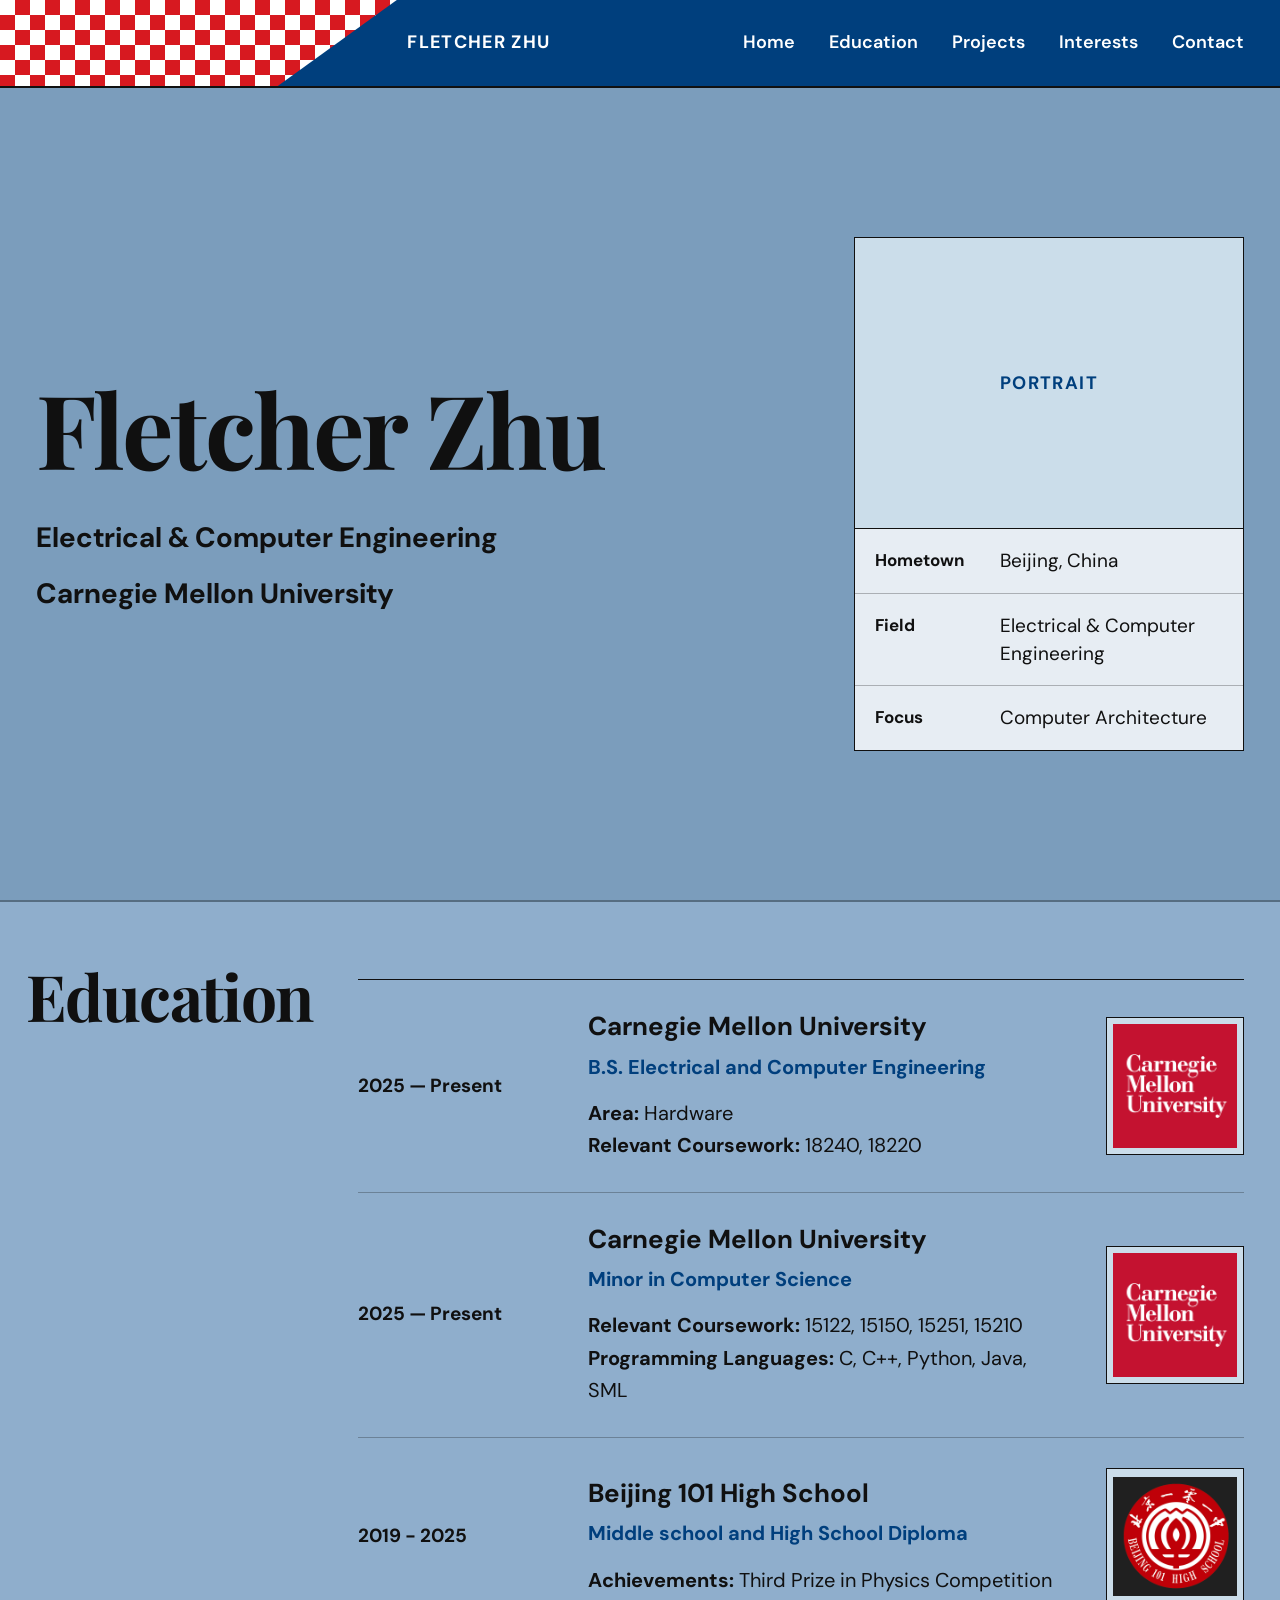
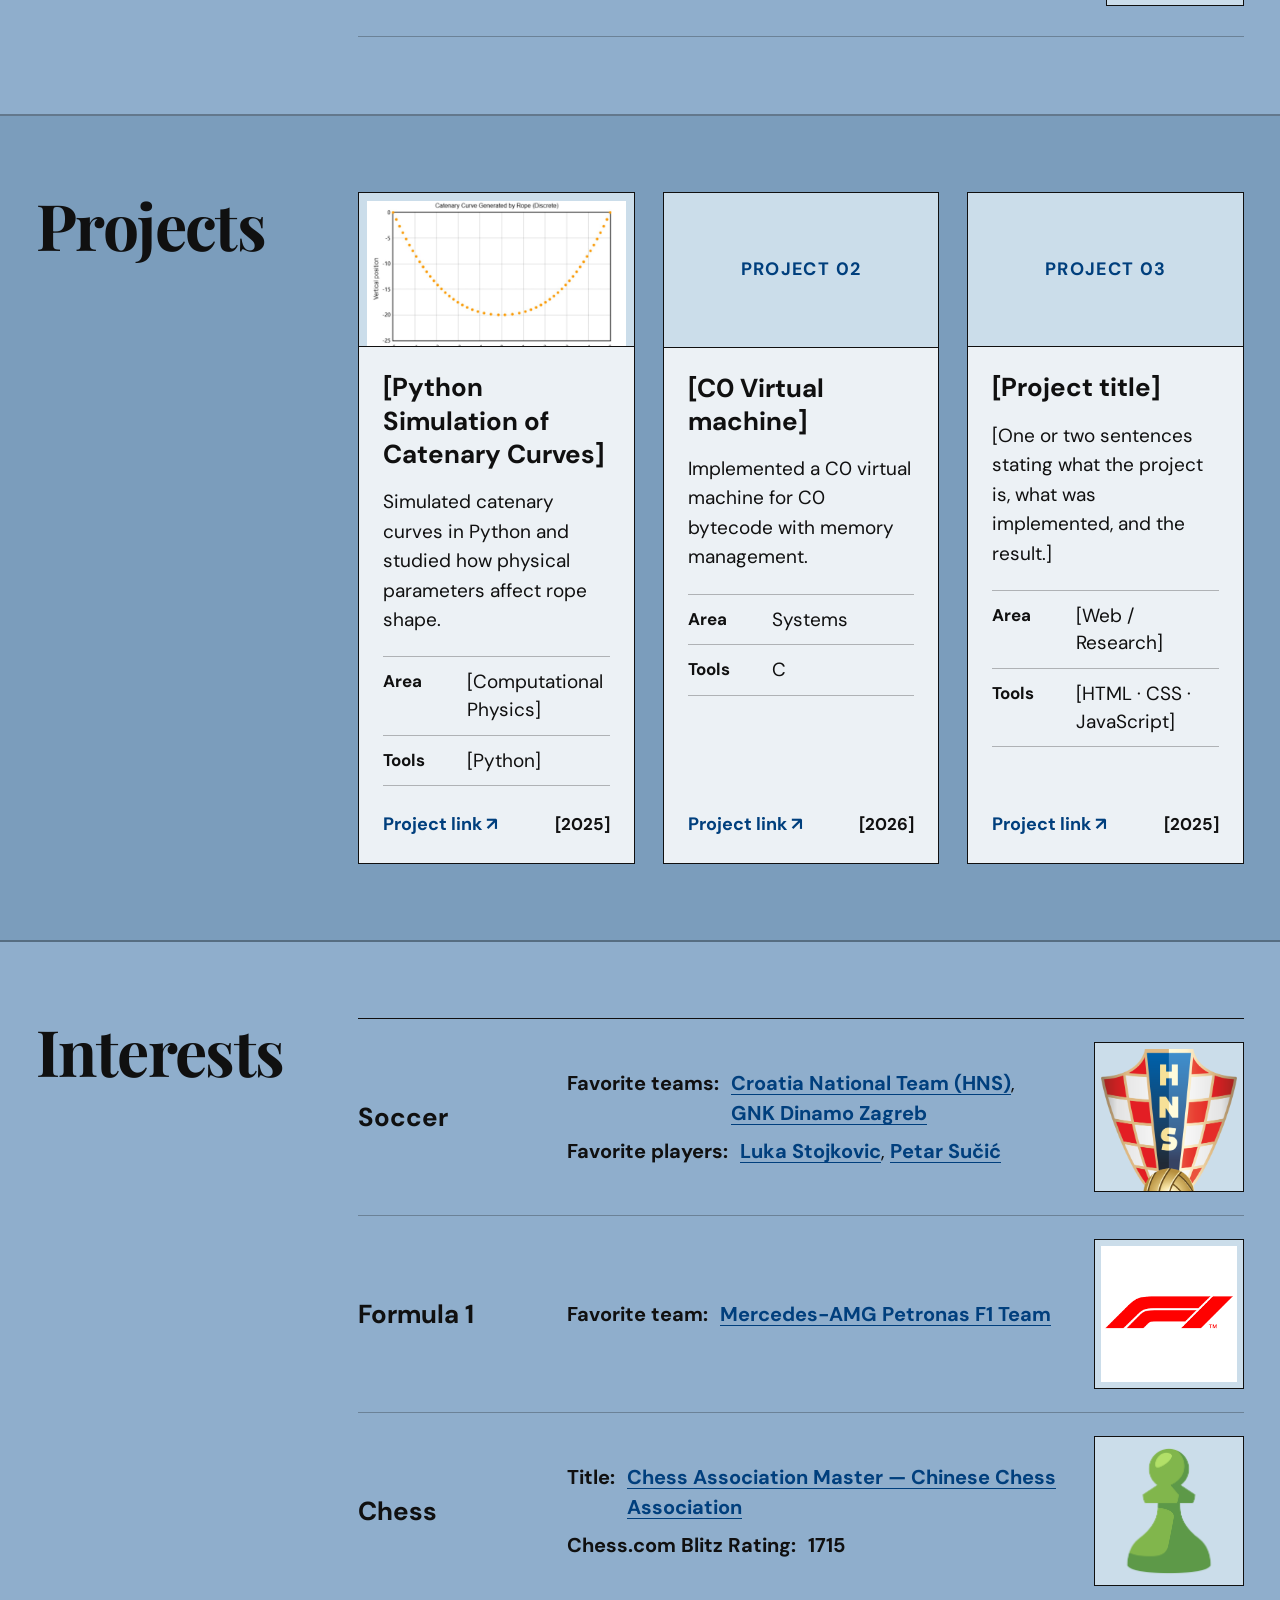
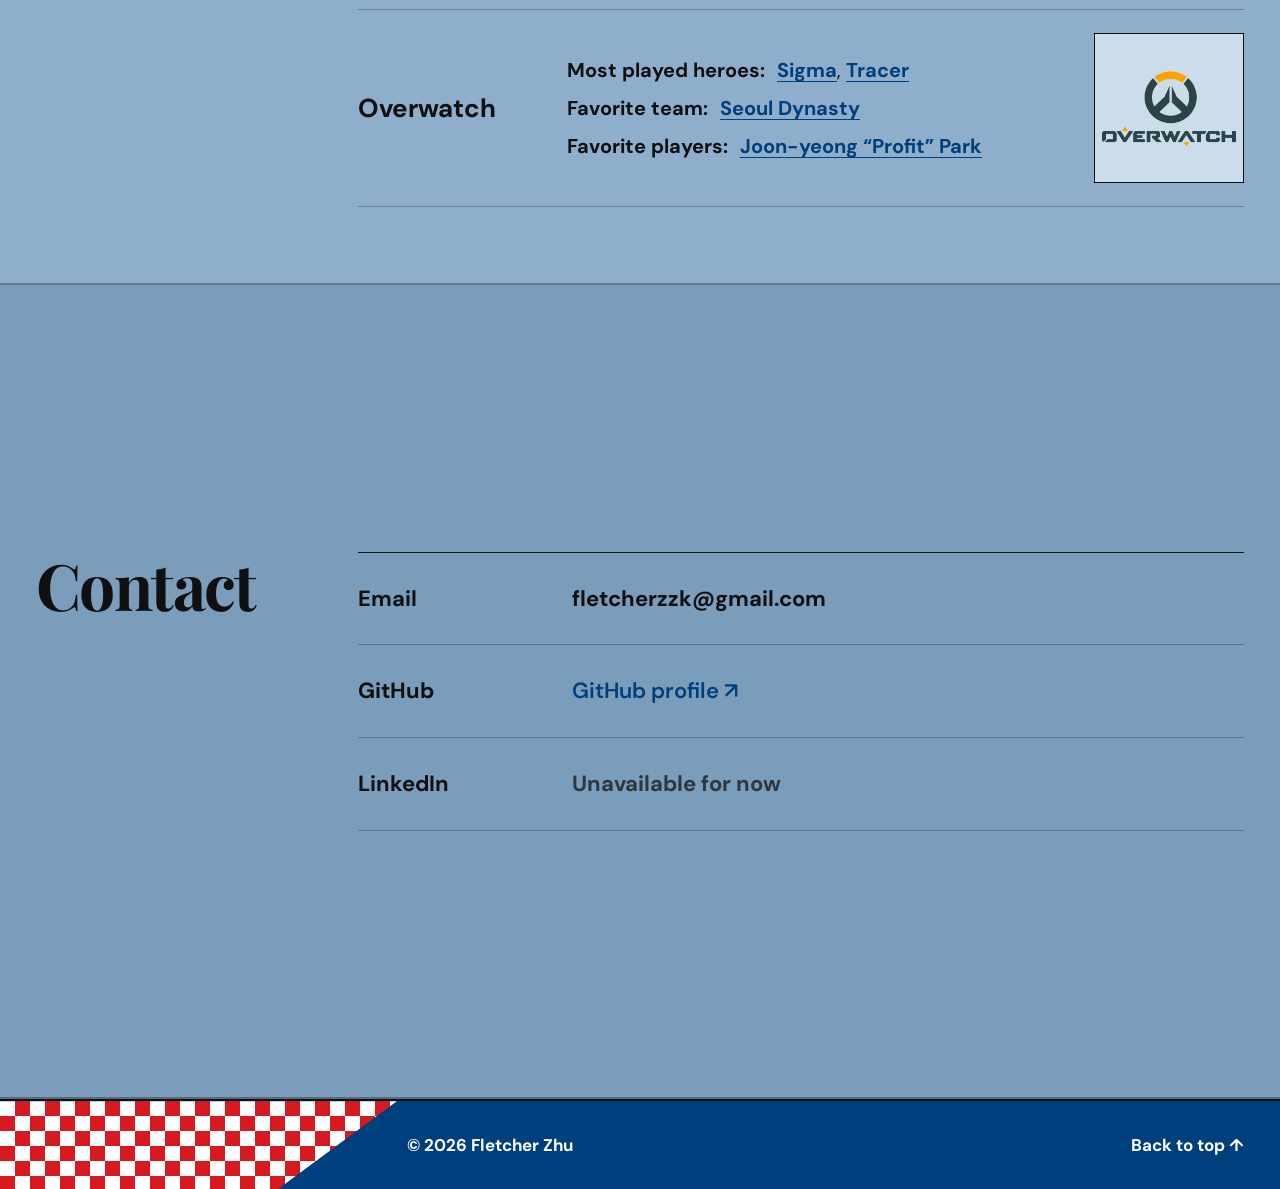
<file: all iterations of the creation of the website (for grading)/V11/portfolio_with_images/index.html>
<!doctype html>
<html lang="en">
<head>
  <meta charset="utf-8">
  <meta name="viewport" content="width=device-width, initial-scale=1">
  <meta name="description" content="Fletcher Zhu - personal portfolio">
  <title>Fletcher Zhu | Portfolio</title>
  <link rel="preconnect" href="https://fonts.googleapis.com">
  <link rel="preconnect" href="https://fonts.gstatic.com" crossorigin>
  <link href="https://fonts.googleapis.com/css2?family=DM+Sans:wght@400;500;600;700&family=Playfair+Display:wght@600;700&display=swap" rel="stylesheet">
  <link rel="stylesheet" href="styles.css">
</head>
<body>
  <header class="site-header">
    <div class="header-inner">
      <a class="wordmark" href="#home" aria-label="Fletcher Zhu home">FLETCHER ZHU</a>
      <button class="menu-toggle" type="button" aria-expanded="false" aria-controls="site-nav">Menu</button>
      <nav id="site-nav" class="site-nav" aria-label="Main navigation">
        <a href="#home">Home</a>
        <a href="#education">Education</a>
        <a href="#projects">Projects</a>
        <a href="#interests">Interests</a>
        <a href="#contact">Contact</a>
      </nav>
    </div>
  </header>

  <main>
    <section id="home" class="hero section-shell">
      <div class="hero-main">
        <h1>Fletcher Zhu</h1>
        <p class="hero-role"><span class="hero-major">Electrical &amp; Computer Engineering</span><span class="hero-university">Carnegie Mellon University</span></p>
      </div>

      <aside class="profile-panel" aria-label="Profile information">
        <div class="portrait-placeholder" role="img" aria-label="Portrait placeholder">
          <span>PORTRAIT</span>
        </div>
        <dl class="profile-facts">
          <div>
            <dt>Hometown</dt>
            <dd>Beijing, China</dd>
          </div>
          <div>
            <dt>Field</dt>
            <dd>Electrical &amp; Computer Engineering</dd>
          </div>
          <div>
            <dt>Focus</dt>
            <dd>Computer Architecture</dd>
          </div>
        </dl>
      </aside>
    </section>

    <section id="education" class="portfolio-section section-shell">
      <header class="section-header">
        <h2>Education</h2>
      </header>

      <div class="section-content record-list">
        <article class="record-row">
          <p class="record-date">2025 — Present</p>
          <div class="record-body">
            <h3>Carnegie Mellon University</h3>
            <p class="record-label">B.S. Electrical and Computer Engineering</p>
            <p><strong>Area:</strong> Hardware<br>
               <strong>Relevant Coursework:</strong> 18240, 18220
            </p>
          </div>
          <div class="education-photo"><img src="images/cmu.png" alt="Carnegie Mellon University"></div>
        </article>

        <article class="record-row">
          <p class="record-date">2025 — Present </p>
          <div class="record-body">
            <h3>Carnegie Mellon University</h3>
            <p class="record-label">Minor in Computer Science</p>
            <p><strong>Relevant Coursework:</strong> 15122, 15150, 15251, 15210<br>
               <strong>Programming Languages:</strong> C, C++, Python, Java, SML
            </p>
          </div>
          <div class="education-photo"><img src="images/cmu.png" alt="Carnegie Mellon University"></div>
        </article>

        <article class="record-row">
          <p class="record-date">2019 - 2025</p>
          <div class="record-body">
            <h3>Beijing 101 High School</h3>
            <p class="record-label">Middle school and High School Diploma</p>
            <p><strong>Achievements:</strong> Third Prize in Physics Competition</p>
          </div>
          <div class="education-photo"><img src="images/101.png" alt="Beijing 101 High School"></div>
        </article>
      </div>
    </section>

    <section id="projects" class="portfolio-section section-shell">
      <header class="section-header">
        <h2>Projects</h2>
      </header>

      <div class="section-content project-grid">
        <article class="project-card">
          <div class="project-visual"><img src="images/project1.png" alt="Catenary curve simulation plot"></div>
          <div class="project-heading">
            <h3>[Python Simulation of Catenary Curves]</h3>
          </div>
          <p>Simulated catenary curves in Python and studied how physical parameters affect rope shape.</p>
          <dl class="project-facts">
            <div><dt>Area</dt><dd>[Computational Physics]</dd></div>
            <div><dt>Tools</dt><dd>[Python]</dd></div>
          </dl>
          <div class="project-footer">
            <a class="item-link" href="https://github.com/boonrm/33151-catenary-curves">Project link ↗</a>
            <span class="project-year">[2025]</span>
          </div>
        </article>

        <article class="project-card">
          <div class="project-visual"><span>PROJECT 02</span></div>
          <div class="project-heading">
            <h3>[C0 Virtual machine]</h3>
          </div>
          <p>Implemented a C0 virtual machine for C0 bytecode with memory management.</p>
          <dl class="project-facts">
            <div><dt>Area</dt><dd>Systems</dd></div>
            <div><dt>Tools</dt><dd>C</dd></div>
          </dl>
          <div class="project-footer">
            <a class="item-link" href="#">Project link ↗</a>
            <span class="project-year">[2026]</span>
          </div>
        </article>

        <article class="project-card">
          <div class="project-visual"><span>PROJECT 03</span></div>
          <div class="project-heading">
            <h3>[Project title]</h3>
          </div>
          <p>[One or two sentences stating what the project is, what was implemented, and the result.]</p>
          <dl class="project-facts">
            <div><dt>Area</dt><dd>[Web / Research]</dd></div>
            <div><dt>Tools</dt><dd>[HTML · CSS · JavaScript]</dd></div>
          </dl>
          <div class="project-footer">
            <a class="item-link" href="#">Project link ↗</a>
            <span class="project-year">[2025]</span>
          </div>
        </article>
      </div>
    </section>

    <section id="interests" class="portfolio-section section-shell">
      <header class="section-header">
        <h2>Interests</h2>
      </header>

      <div class="section-content interest-list">
        <article class="interest-row">
          <h3>Soccer</h3>
          <div class="interest-details">
            <p class="interest-detail-line">
              <strong class="interest-label">Favorite teams:</strong>
              <span class="interest-value"><a href="https://hns.team/en/">Croatia National Team (HNS)</a>, <a href="https://gnkdinamo.hr/en">GNK Dinamo Zagreb</a></span>
            </p>
            <p class="interest-detail-line">
              <strong class="interest-label">Favorite players:</strong>
              <span class="interest-value"><a href="https://www.transfermarkt.us/luka-stojkovic/profil/spieler/665266">Luka Stojkovic</a>, <a href="https://www.transfermarkt.us/petar-sucic/profil/spieler/668207">Petar Sučić</a></span>
            </p>
          </div>
          <div class="interest-photo"><img src="images/soccer.png" alt="Croatia national football team crest"></div>
        </article>

        <article class="interest-row">
          <h3>Formula 1</h3>
          <div class="interest-details">
            <p class="interest-detail-line">
              <strong class="interest-label">Favorite team:</strong>
              <span class="interest-value"><a href="https://www.mercedesamgf1.com/">Mercedes-AMG Petronas F1 Team</a></span>
            </p>
          </div>
          <div class="interest-photo"><img src="images/F1.png" alt="Formula 1 logo"></div>
        </article>

        <article class="interest-row">
          <h3>Chess</h3>
          <div class="interest-details">
            <p class="interest-detail-line">
              <strong class="interest-label">Title:</strong>
              <span class="interest-value"><a href="#">Chess Association Master — Chinese Chess Association</a></span>
            </p>
            <p class="interest-detail-line">
              <strong class="interest-label">Chess.com Blitz Rating:</strong>
              <span class="interest-value"><strong>1715</strong></span>
            </p>
          </div>
          <div class="interest-photo"><img src="images/chess.png" alt="Chess pawn"></div>
        </article>

        <article class="interest-row">
          <h3>Overwatch</h3>
          <div class="interest-details">
            <p class="interest-detail-line">
              <strong class="interest-label">Most played heroes:</strong>
              <span class="interest-value"><a href="https://overwatch.blizzard.com/en-us/heroes/sigma/">Sigma</a>, <a href="https://overwatch.blizzard.com/en-us/heroes/tracer/">Tracer</a></span>
            </p>
            <p class="interest-detail-line">
              <strong class="interest-label">Favorite team:</strong>
              <span class="interest-value"><a href="https://en.wikipedia.org/wiki/Seoul_Dynasty">Seoul Dynasty</a></span>
            </p>
            <p class="interest-detail-line">
              <strong class="interest-label">Favorite players:</strong>
              <span class="interest-value"><a href="Joon-yeong “Profit” Park">Joon-yeong “Profit” Park</a></span>
            </p>
          </div>
          <div class="interest-photo"><img src="images/overwatch.png" alt="Overwatch logo"></div>
        </article>
      </div>
    </section>

    <section id="contact" class="portfolio-section section-shell">
      <header class="section-header">
        <h2>Contact</h2>
      </header>

      <div class="section-content contact-list">
        <div class="contact-row">
          <span>Email</span>
          <span>fletcherzzk@gmail.com</span>
        </div>
        <div class="contact-row">
          <span>GitHub</span>
          <a href="https://github.com/fletcherzzk" rel="noreferrer">GitHub profile ↗</a>
        </div>
        <div class="contact-row">
          <span>LinkedIn</span>
          <span class="contact-unavailable">Unavailable for now</span>
        </div>
      </div>
    </section>
  </main>

  <footer class="site-footer">
    <div class="footer-inner">
      <p>© 2026 Fletcher Zhu</p>
      <a href="#home">Back to top ↑</a>
    </div>
  </footer>

  <script src="script.js"></script>
</body>
</html>
</file>
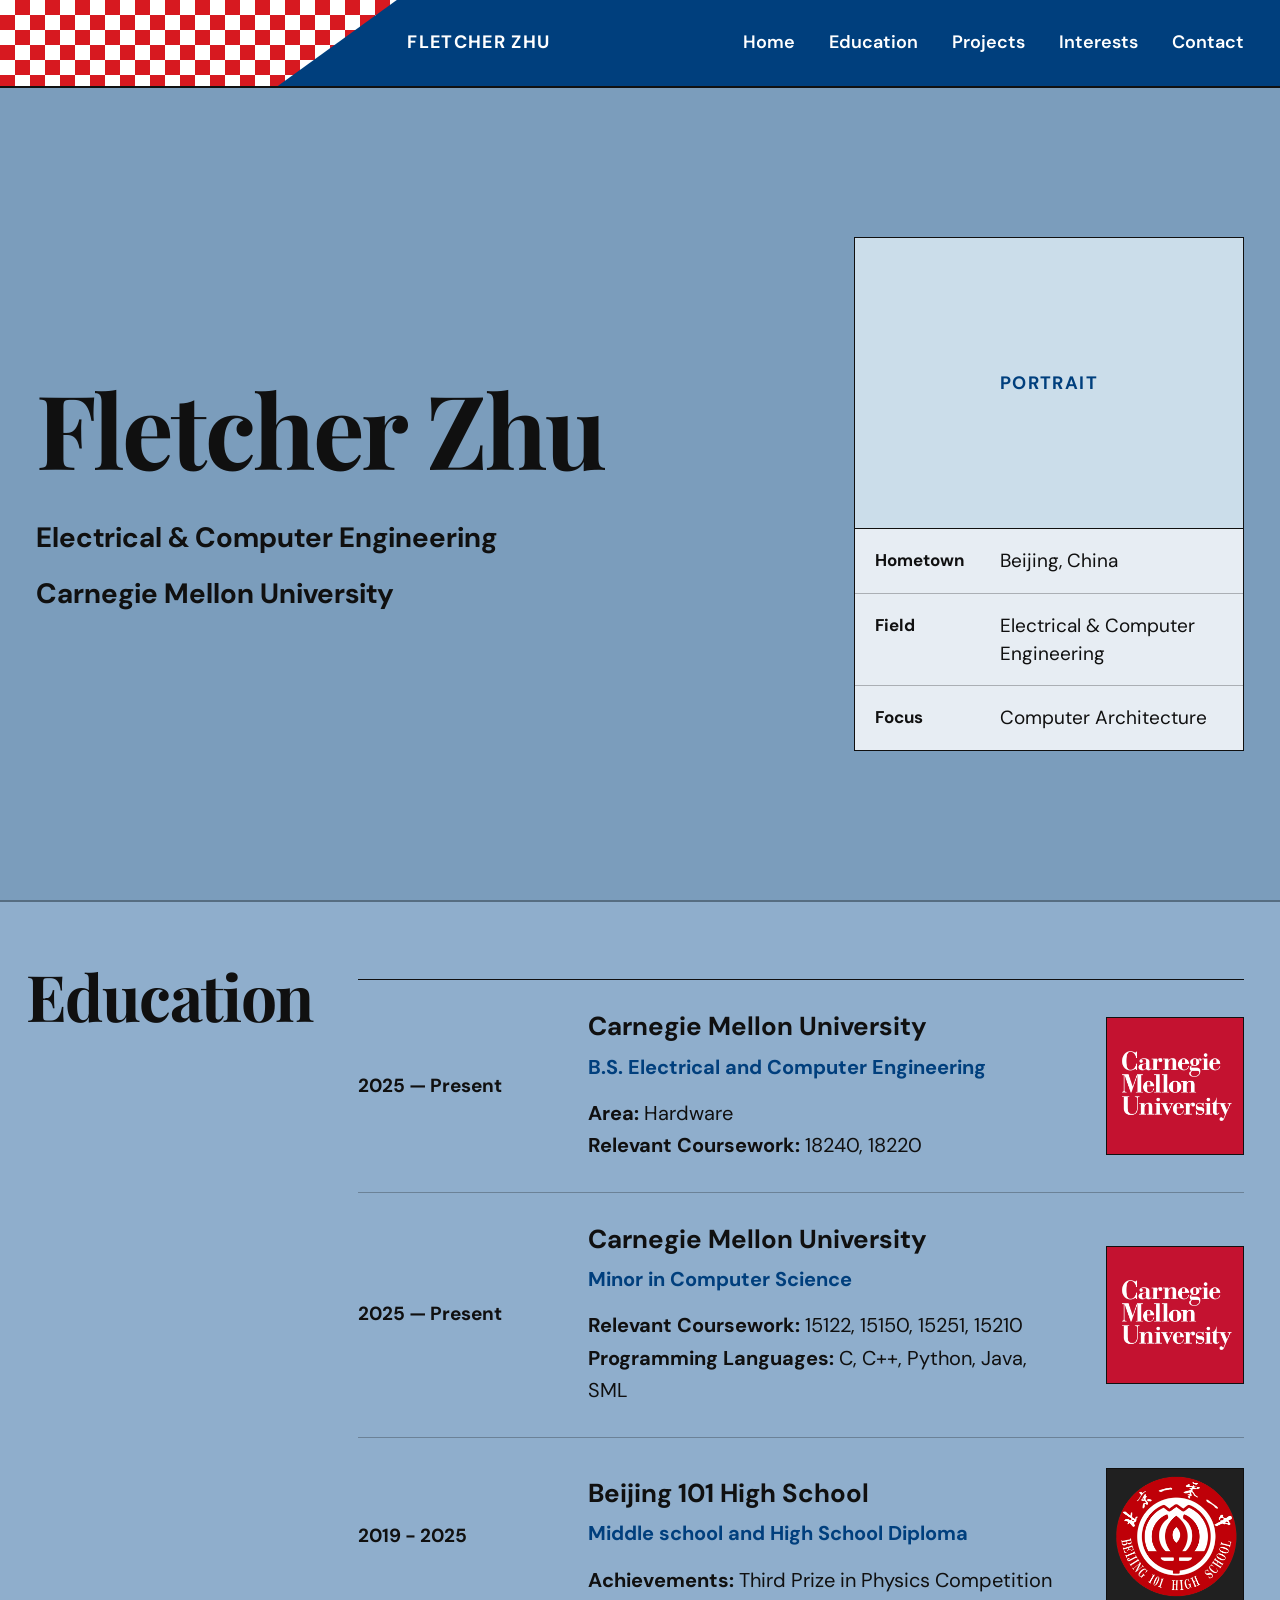
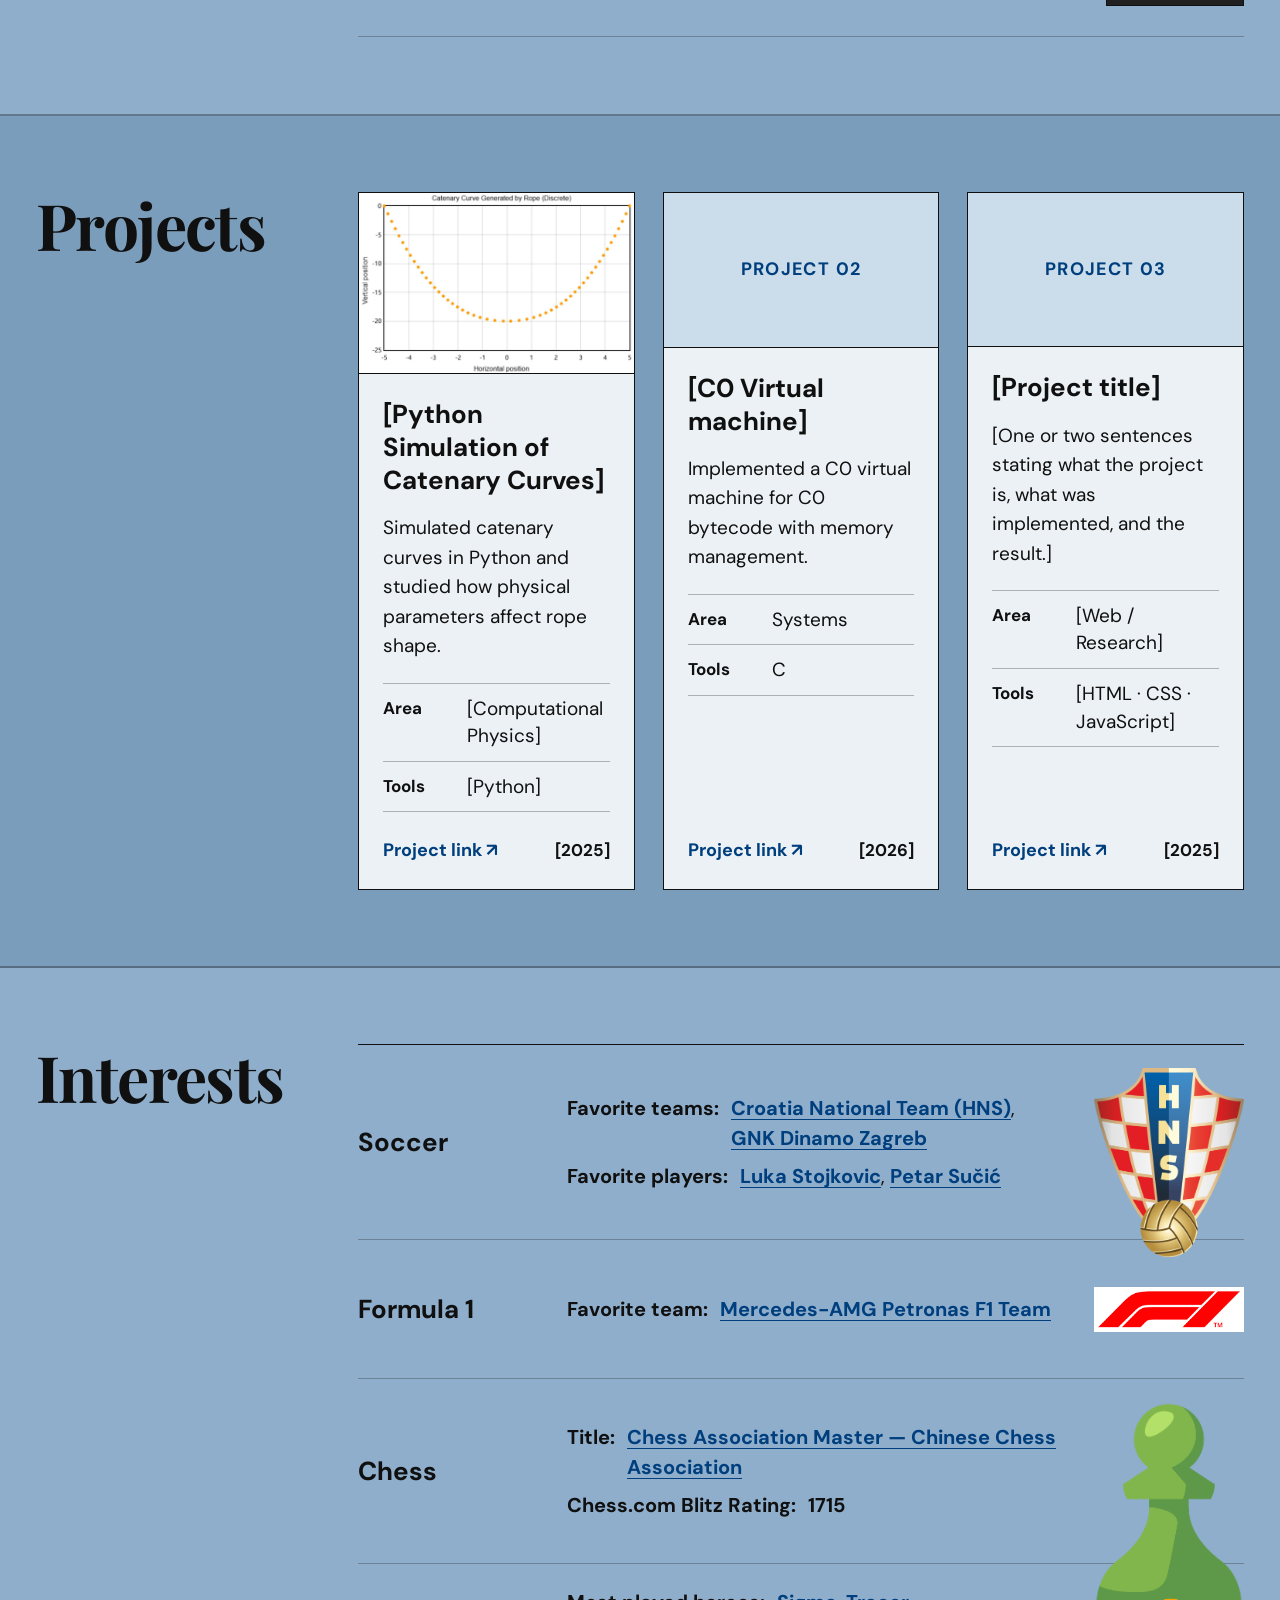
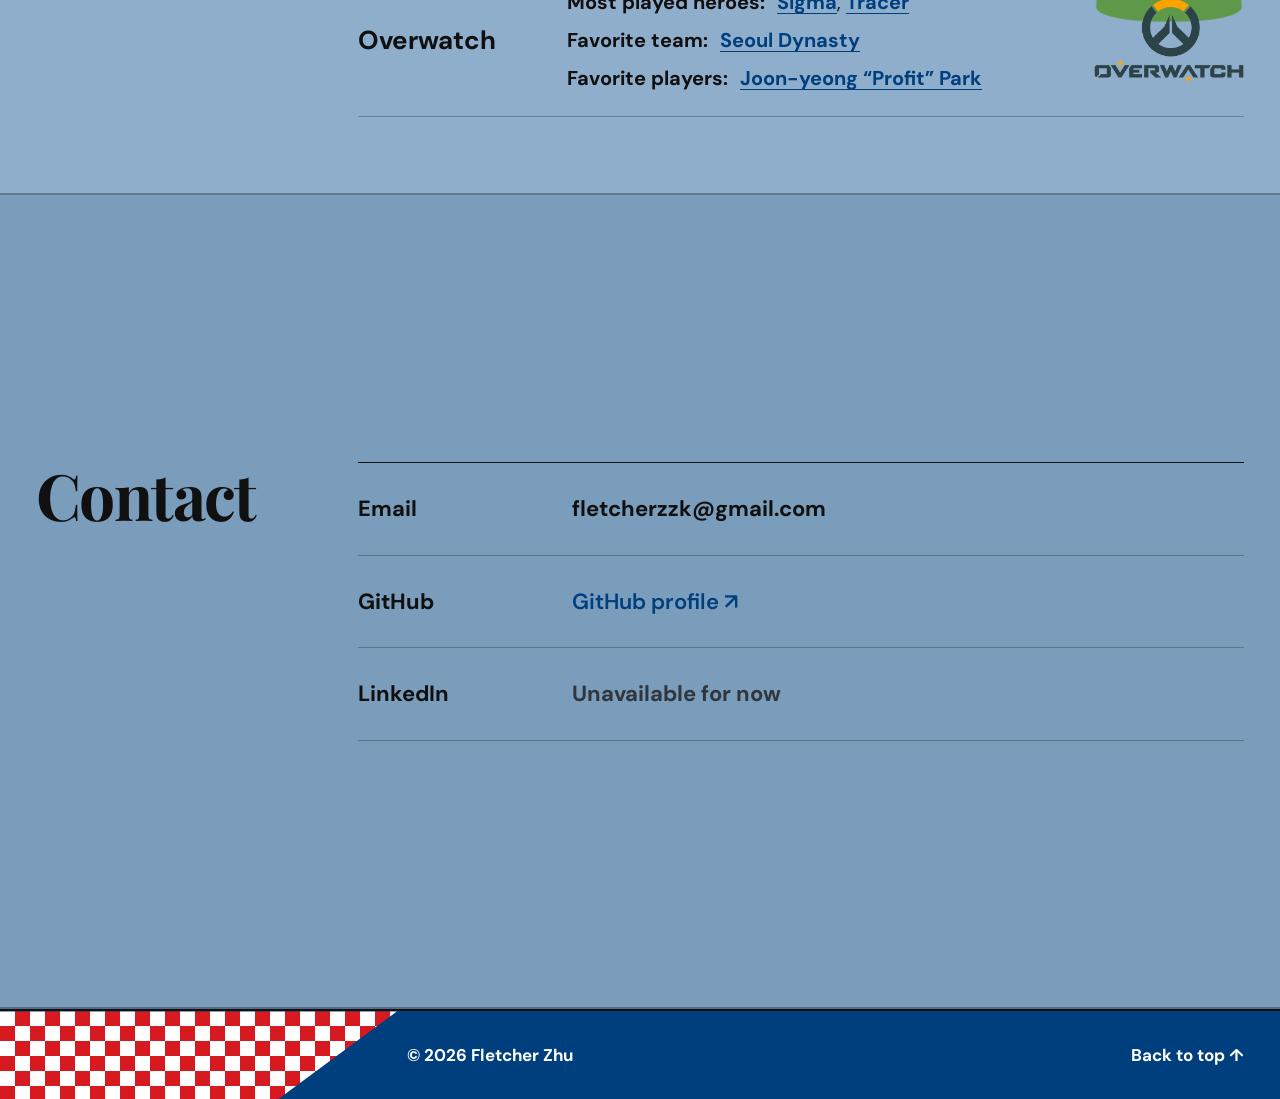
<file: all iterations of the creation of the website (for grading)/V12/portfolio_with_images_refined/index.html>
<!doctype html>
<html lang="en">
<head>
  <meta charset="utf-8">
  <meta name="viewport" content="width=device-width, initial-scale=1">
  <meta name="description" content="Fletcher Zhu - personal portfolio">
  <title>Fletcher Zhu | Portfolio</title>
  <link rel="preconnect" href="https://fonts.googleapis.com">
  <link rel="preconnect" href="https://fonts.gstatic.com" crossorigin>
  <link href="https://fonts.googleapis.com/css2?family=DM+Sans:wght@400;500;600;700&family=Playfair+Display:wght@600;700&display=swap" rel="stylesheet">
  <link rel="stylesheet" href="styles.css">
</head>
<body>
  <header class="site-header">
    <div class="header-inner">
      <a class="wordmark" href="#home" aria-label="Fletcher Zhu home">FLETCHER ZHU</a>
      <button class="menu-toggle" type="button" aria-expanded="false" aria-controls="site-nav">Menu</button>
      <nav id="site-nav" class="site-nav" aria-label="Main navigation">
        <a href="#home">Home</a>
        <a href="#education">Education</a>
        <a href="#projects">Projects</a>
        <a href="#interests">Interests</a>
        <a href="#contact">Contact</a>
      </nav>
    </div>
  </header>

  <main>
    <section id="home" class="hero section-shell">
      <div class="hero-main">
        <h1>Fletcher Zhu</h1>
        <p class="hero-role"><span class="hero-major">Electrical &amp; Computer Engineering</span><span class="hero-university">Carnegie Mellon University</span></p>
      </div>

      <aside class="profile-panel" aria-label="Profile information">
        <div class="portrait-placeholder" role="img" aria-label="Portrait placeholder">
          <span>PORTRAIT</span>
        </div>
        <dl class="profile-facts">
          <div>
            <dt>Hometown</dt>
            <dd>Beijing, China</dd>
          </div>
          <div>
            <dt>Field</dt>
            <dd>Electrical &amp; Computer Engineering</dd>
          </div>
          <div>
            <dt>Focus</dt>
            <dd>Computer Architecture</dd>
          </div>
        </dl>
      </aside>
    </section>

    <section id="education" class="portfolio-section section-shell">
      <header class="section-header">
        <h2>Education</h2>
      </header>

      <div class="section-content record-list">
        <article class="record-row">
          <p class="record-date">2025 — Present</p>
          <div class="record-body">
            <h3>Carnegie Mellon University</h3>
            <p class="record-label">B.S. Electrical and Computer Engineering</p>
            <p><strong>Area:</strong> Hardware<br>
               <strong>Relevant Coursework:</strong> 18240, 18220
            </p>
          </div>
          <div class="education-photo"><img src="images/cmu.png" alt="Carnegie Mellon University"></div>
        </article>

        <article class="record-row">
          <p class="record-date">2025 — Present </p>
          <div class="record-body">
            <h3>Carnegie Mellon University</h3>
            <p class="record-label">Minor in Computer Science</p>
            <p><strong>Relevant Coursework:</strong> 15122, 15150, 15251, 15210<br>
               <strong>Programming Languages:</strong> C, C++, Python, Java, SML
            </p>
          </div>
          <div class="education-photo"><img src="images/cmu.png" alt="Carnegie Mellon University"></div>
        </article>

        <article class="record-row">
          <p class="record-date">2019 - 2025</p>
          <div class="record-body">
            <h3>Beijing 101 High School</h3>
            <p class="record-label">Middle school and High School Diploma</p>
            <p><strong>Achievements:</strong> Third Prize in Physics Competition</p>
          </div>
          <div class="education-photo"><img src="images/101.png" alt="Beijing 101 High School"></div>
        </article>
      </div>
    </section>

    <section id="projects" class="portfolio-section section-shell">
      <header class="section-header">
        <h2>Projects</h2>
      </header>

      <div class="section-content project-grid">
        <article class="project-card">
          <div class="project-visual project-visual-plot"><img src="images/project1.png" alt="Catenary curve simulation plot"></div>
          <div class="project-heading">
            <h3>[Python Simulation of Catenary Curves]</h3>
          </div>
          <p>Simulated catenary curves in Python and studied how physical parameters affect rope shape.</p>
          <dl class="project-facts">
            <div><dt>Area</dt><dd>[Computational Physics]</dd></div>
            <div><dt>Tools</dt><dd>[Python]</dd></div>
          </dl>
          <div class="project-footer">
            <a class="item-link" href="https://github.com/boonrm/33151-catenary-curves">Project link ↗</a>
            <span class="project-year">[2025]</span>
          </div>
        </article>

        <article class="project-card">
          <div class="project-visual"><span>PROJECT 02</span></div>
          <div class="project-heading">
            <h3>[C0 Virtual machine]</h3>
          </div>
          <p>Implemented a C0 virtual machine for C0 bytecode with memory management.</p>
          <dl class="project-facts">
            <div><dt>Area</dt><dd>Systems</dd></div>
            <div><dt>Tools</dt><dd>C</dd></div>
          </dl>
          <div class="project-footer">
            <a class="item-link" href="#">Project link ↗</a>
            <span class="project-year">[2026]</span>
          </div>
        </article>

        <article class="project-card">
          <div class="project-visual"><span>PROJECT 03</span></div>
          <div class="project-heading">
            <h3>[Project title]</h3>
          </div>
          <p>[One or two sentences stating what the project is, what was implemented, and the result.]</p>
          <dl class="project-facts">
            <div><dt>Area</dt><dd>[Web / Research]</dd></div>
            <div><dt>Tools</dt><dd>[HTML · CSS · JavaScript]</dd></div>
          </dl>
          <div class="project-footer">
            <a class="item-link" href="#">Project link ↗</a>
            <span class="project-year">[2025]</span>
          </div>
        </article>
      </div>
    </section>

    <section id="interests" class="portfolio-section section-shell">
      <header class="section-header">
        <h2>Interests</h2>
      </header>

      <div class="section-content interest-list">
        <article class="interest-row">
          <h3>Soccer</h3>
          <div class="interest-details">
            <p class="interest-detail-line">
              <strong class="interest-label">Favorite teams:</strong>
              <span class="interest-value"><a href="https://hns.team/en/">Croatia National Team (HNS)</a>, <a href="https://gnkdinamo.hr/en">GNK Dinamo Zagreb</a></span>
            </p>
            <p class="interest-detail-line">
              <strong class="interest-label">Favorite players:</strong>
              <span class="interest-value"><a href="https://www.transfermarkt.us/luka-stojkovic/profil/spieler/665266">Luka Stojkovic</a>, <a href="https://www.transfermarkt.us/petar-sucic/profil/spieler/668207">Petar Sučić</a></span>
            </p>
          </div>
          <div class="interest-photo interest-logo interest-logo-tall"><img src="images/soccer.png" alt="Croatia national football team crest"></div>
        </article>

        <article class="interest-row">
          <h3>Formula 1</h3>
          <div class="interest-details">
            <p class="interest-detail-line">
              <strong class="interest-label">Favorite team:</strong>
              <span class="interest-value"><a href="https://www.mercedesamgf1.com/">Mercedes-AMG Petronas F1 Team</a></span>
            </p>
          </div>
          <div class="interest-photo interest-logo interest-logo-wide"><img src="images/F1.png" alt="Formula 1 logo"></div>
        </article>

        <article class="interest-row">
          <h3>Chess</h3>
          <div class="interest-details">
            <p class="interest-detail-line">
              <strong class="interest-label">Title:</strong>
              <span class="interest-value"><a href="#">Chess Association Master — Chinese Chess Association</a></span>
            </p>
            <p class="interest-detail-line">
              <strong class="interest-label">Chess.com Blitz Rating:</strong>
              <span class="interest-value"><strong>1715</strong></span>
            </p>
          </div>
          <div class="interest-photo interest-logo"><img src="images/chess.png" alt="Chess pawn"></div>
        </article>

        <article class="interest-row">
          <h3>Overwatch</h3>
          <div class="interest-details">
            <p class="interest-detail-line">
              <strong class="interest-label">Most played heroes:</strong>
              <span class="interest-value"><a href="https://overwatch.blizzard.com/en-us/heroes/sigma/">Sigma</a>, <a href="https://overwatch.blizzard.com/en-us/heroes/tracer/">Tracer</a></span>
            </p>
            <p class="interest-detail-line">
              <strong class="interest-label">Favorite team:</strong>
              <span class="interest-value"><a href="https://en.wikipedia.org/wiki/Seoul_Dynasty">Seoul Dynasty</a></span>
            </p>
            <p class="interest-detail-line">
              <strong class="interest-label">Favorite players:</strong>
              <span class="interest-value"><a href="Joon-yeong “Profit” Park">Joon-yeong “Profit” Park</a></span>
            </p>
          </div>
          <div class="interest-photo interest-logo interest-logo-wide"><img src="images/overwatch.png" alt="Overwatch logo"></div>
        </article>
      </div>
    </section>

    <section id="contact" class="portfolio-section section-shell">
      <header class="section-header">
        <h2>Contact</h2>
      </header>

      <div class="section-content contact-list">
        <div class="contact-row">
          <span>Email</span>
          <span>fletcherzzk@gmail.com</span>
        </div>
        <div class="contact-row">
          <span>GitHub</span>
          <a href="https://github.com/fletcherzzk" rel="noreferrer">GitHub profile ↗</a>
        </div>
        <div class="contact-row">
          <span>LinkedIn</span>
          <span class="contact-unavailable">Unavailable for now</span>
        </div>
      </div>
    </section>
  </main>

  <footer class="site-footer">
    <div class="footer-inner">
      <p>© 2026 Fletcher Zhu</p>
      <a href="#home">Back to top ↑</a>
    </div>
  </footer>

  <script src="script.js"></script>
</body>
</html>
</file>
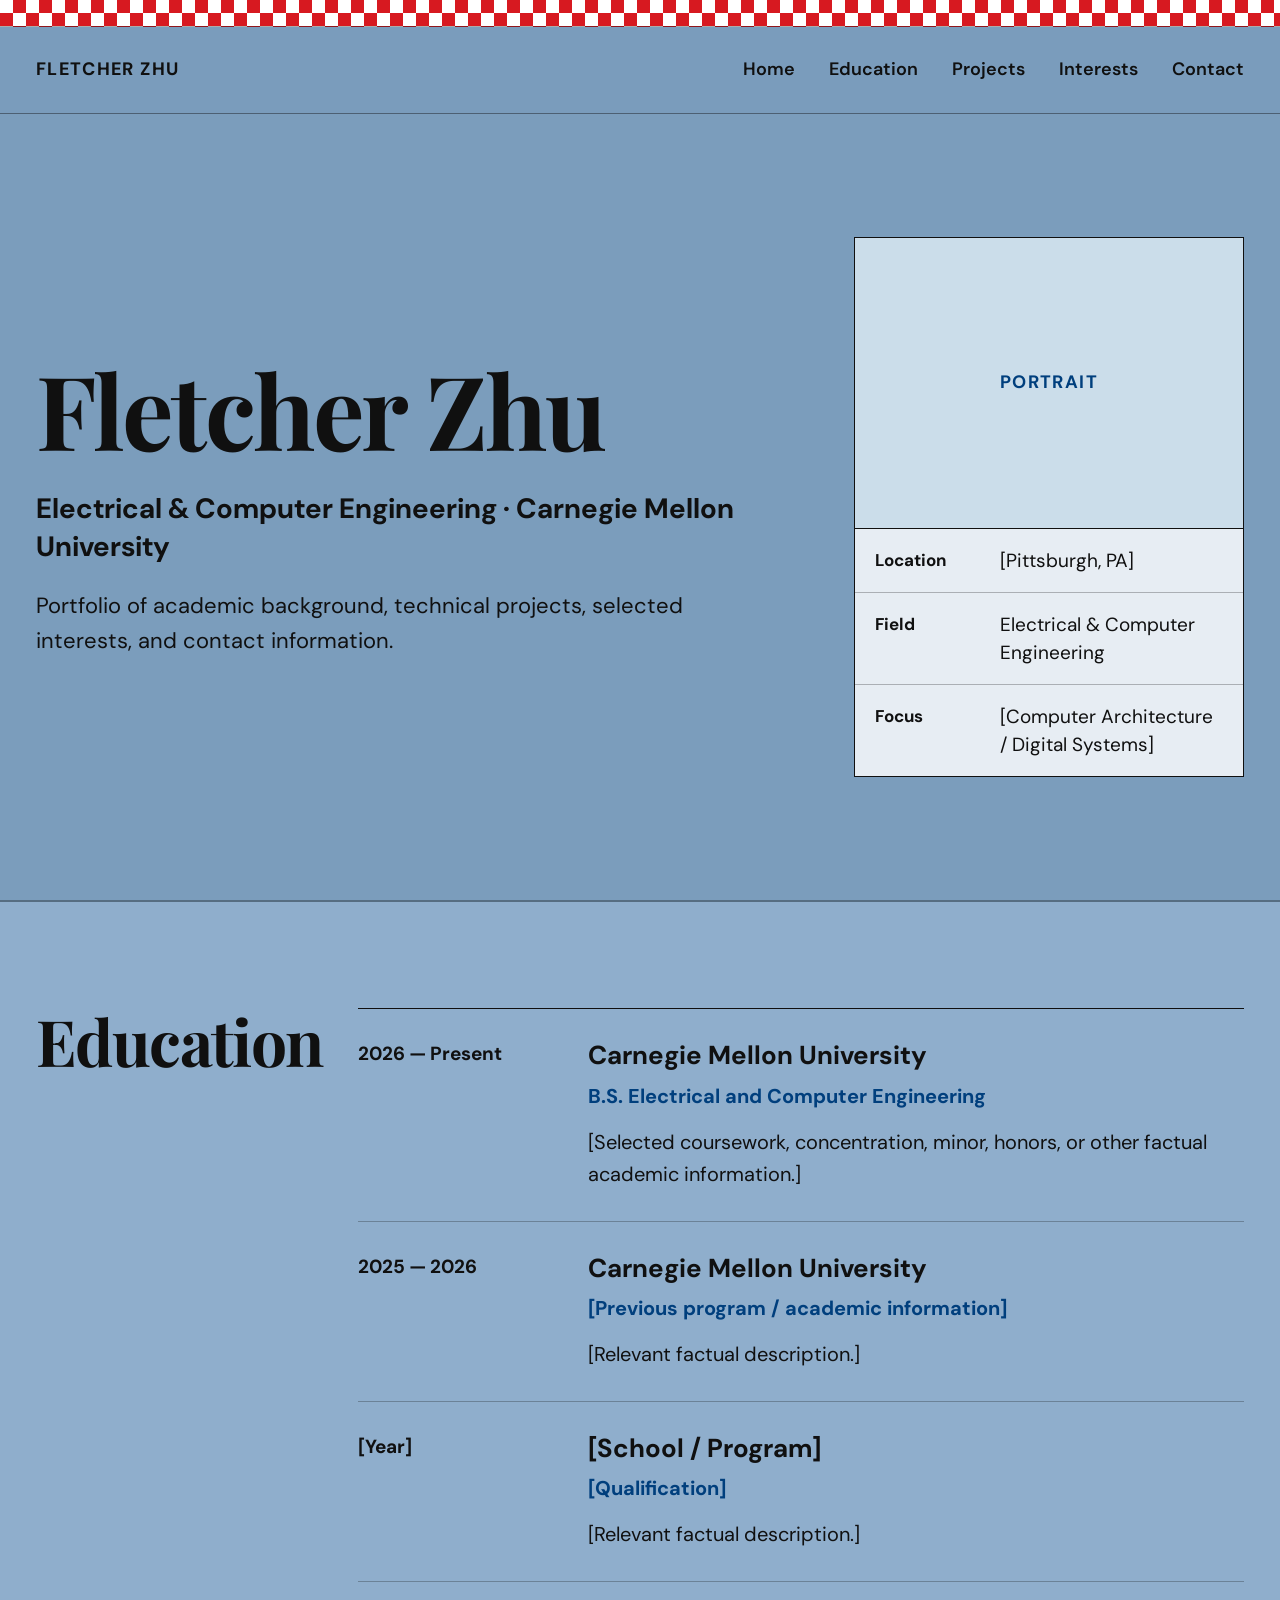
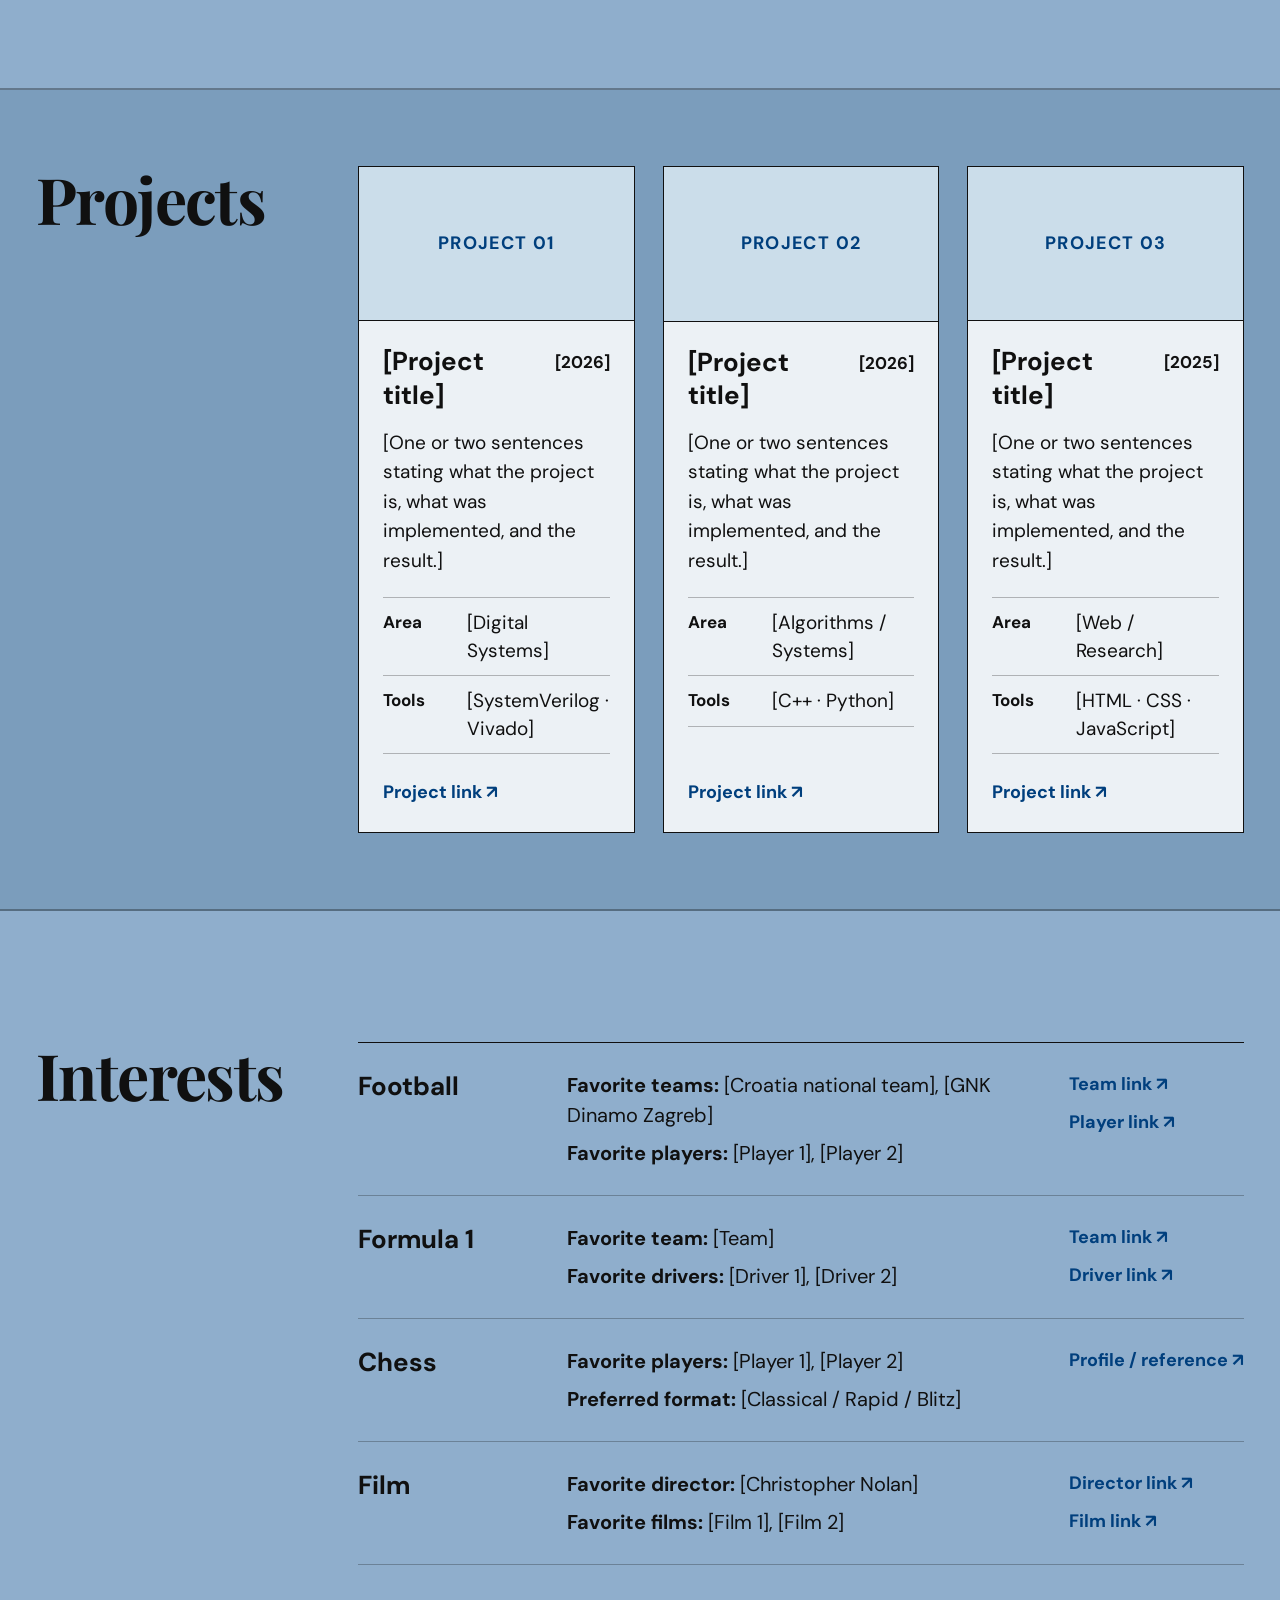
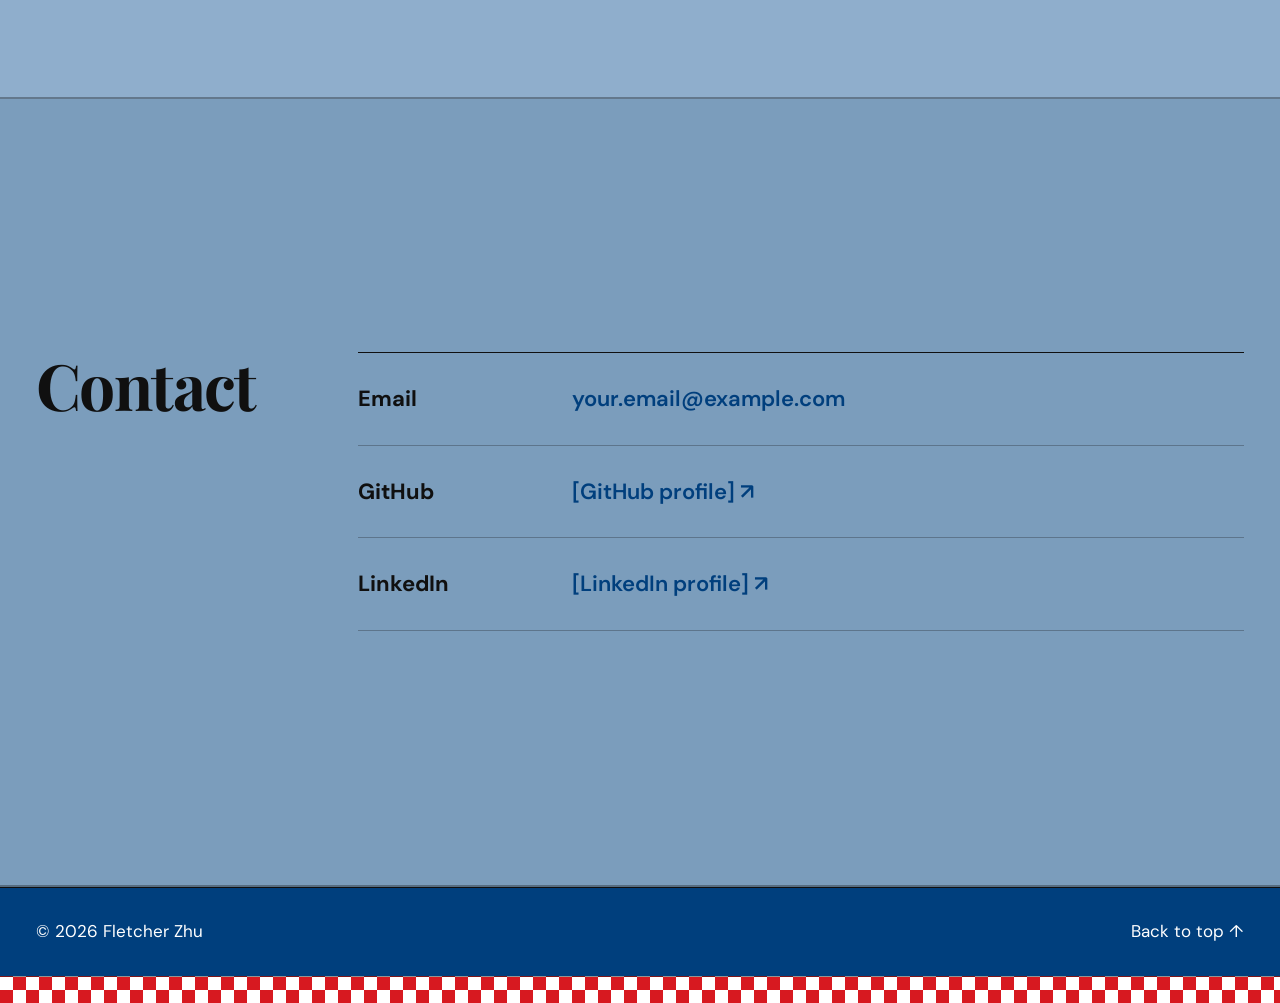
<file: all iterations of the creation of the website (for grading)/V5/portfolio_v5/index.html>
<!doctype html>
<html lang="en">
<head>
  <meta charset="utf-8">
  <meta name="viewport" content="width=device-width, initial-scale=1">
  <meta name="description" content="Fletcher Zhu - personal portfolio">
  <title>Fletcher Zhu | Portfolio</title>
  <link rel="preconnect" href="https://fonts.googleapis.com">
  <link rel="preconnect" href="https://fonts.gstatic.com" crossorigin>
  <link href="https://fonts.googleapis.com/css2?family=DM+Sans:wght@400;500;600;700&family=Playfair+Display:wght@600;700&display=swap" rel="stylesheet">
  <link rel="stylesheet" href="styles.css">
</head>
<body>
  <header class="site-header">
    <div class="header-inner">
      <a class="wordmark" href="#home" aria-label="Fletcher Zhu home">FLETCHER ZHU</a>
      <button class="menu-toggle" type="button" aria-expanded="false" aria-controls="site-nav">Menu</button>
      <nav id="site-nav" class="site-nav" aria-label="Main navigation">
        <a href="#home">Home</a>
        <a href="#education">Education</a>
        <a href="#projects">Projects</a>
        <a href="#interests">Interests</a>
        <a href="#contact">Contact</a>
      </nav>
    </div>
  </header>

  <main>
    <section id="home" class="hero section-shell">
      <div class="hero-main">
        <h1>Fletcher Zhu</h1>
        <p class="hero-role">Electrical &amp; Computer Engineering · Carnegie Mellon University</p>
        <p class="hero-summary">Portfolio of academic background, technical projects, selected interests, and contact information.</p>
      </div>

      <aside class="profile-panel" aria-label="Profile information">
        <div class="portrait-placeholder" role="img" aria-label="Portrait placeholder">
          <span>PORTRAIT</span>
        </div>
        <dl class="profile-facts">
          <div>
            <dt>Location</dt>
            <dd>[Pittsburgh, PA]</dd>
          </div>
          <div>
            <dt>Field</dt>
            <dd>Electrical &amp; Computer Engineering</dd>
          </div>
          <div>
            <dt>Focus</dt>
            <dd>[Computer Architecture / Digital Systems]</dd>
          </div>
        </dl>
      </aside>
    </section>

    <section id="education" class="portfolio-section section-shell">
      <header class="section-header">
        <h2>Education</h2>
      </header>

      <div class="section-content record-list">
        <article class="record-row">
          <p class="record-date">2026 — Present</p>
          <div class="record-body">
            <h3>Carnegie Mellon University</h3>
            <p class="record-label">B.S. Electrical and Computer Engineering</p>
            <p>[Selected coursework, concentration, minor, honors, or other factual academic information.]</p>
          </div>
        </article>

        <article class="record-row">
          <p class="record-date">2025 — 2026</p>
          <div class="record-body">
            <h3>Carnegie Mellon University</h3>
            <p class="record-label">[Previous program / academic information]</p>
            <p>[Relevant factual description.]</p>
          </div>
        </article>

        <article class="record-row">
          <p class="record-date">[Year]</p>
          <div class="record-body">
            <h3>[School / Program]</h3>
            <p class="record-label">[Qualification]</p>
            <p>[Relevant factual description.]</p>
          </div>
        </article>
      </div>
    </section>

    <section id="projects" class="portfolio-section section-shell">
      <header class="section-header">
        <h2>Projects</h2>
      </header>

      <div class="section-content project-grid">
        <article class="project-card">
          <div class="project-visual"><span>PROJECT 01</span></div>
          <div class="project-heading">
            <h3>[Project title]</h3>
            <span>[2026]</span>
          </div>
          <p>[One or two sentences stating what the project is, what was implemented, and the result.]</p>
          <dl class="project-facts">
            <div><dt>Area</dt><dd>[Digital Systems]</dd></div>
            <div><dt>Tools</dt><dd>[SystemVerilog · Vivado]</dd></div>
          </dl>
          <a class="item-link" href="#">Project link ↗</a>
        </article>

        <article class="project-card">
          <div class="project-visual"><span>PROJECT 02</span></div>
          <div class="project-heading">
            <h3>[Project title]</h3>
            <span>[2026]</span>
          </div>
          <p>[One or two sentences stating what the project is, what was implemented, and the result.]</p>
          <dl class="project-facts">
            <div><dt>Area</dt><dd>[Algorithms / Systems]</dd></div>
            <div><dt>Tools</dt><dd>[C++ · Python]</dd></div>
          </dl>
          <a class="item-link" href="#">Project link ↗</a>
        </article>

        <article class="project-card">
          <div class="project-visual"><span>PROJECT 03</span></div>
          <div class="project-heading">
            <h3>[Project title]</h3>
            <span>[2025]</span>
          </div>
          <p>[One or two sentences stating what the project is, what was implemented, and the result.]</p>
          <dl class="project-facts">
            <div><dt>Area</dt><dd>[Web / Research]</dd></div>
            <div><dt>Tools</dt><dd>[HTML · CSS · JavaScript]</dd></div>
          </dl>
          <a class="item-link" href="#">Project link ↗</a>
        </article>
      </div>
    </section>

    <section id="interests" class="portfolio-section section-shell">
      <header class="section-header">
        <h2>Interests</h2>
      </header>

      <div class="section-content interest-list">
        <article class="interest-row">
          <h3>Football</h3>
          <div class="interest-details">
            <p><strong>Favorite teams:</strong> [Croatia national team], [GNK Dinamo Zagreb]</p>
            <p><strong>Favorite players:</strong> [Player 1], [Player 2]</p>
          </div>
          <div class="interest-links">
            <a href="#">Team link ↗</a>
            <a href="#">Player link ↗</a>
          </div>
        </article>

        <article class="interest-row">
          <h3>Formula 1</h3>
          <div class="interest-details">
            <p><strong>Favorite team:</strong> [Team]</p>
            <p><strong>Favorite drivers:</strong> [Driver 1], [Driver 2]</p>
          </div>
          <div class="interest-links">
            <a href="#">Team link ↗</a>
            <a href="#">Driver link ↗</a>
          </div>
        </article>

        <article class="interest-row">
          <h3>Chess</h3>
          <div class="interest-details">
            <p><strong>Favorite players:</strong> [Player 1], [Player 2]</p>
            <p><strong>Preferred format:</strong> [Classical / Rapid / Blitz]</p>
          </div>
          <div class="interest-links">
            <a href="#">Profile / reference ↗</a>
          </div>
        </article>

        <article class="interest-row">
          <h3>Film</h3>
          <div class="interest-details">
            <p><strong>Favorite director:</strong> [Christopher Nolan]</p>
            <p><strong>Favorite films:</strong> [Film 1], [Film 2]</p>
          </div>
          <div class="interest-links">
            <a href="#">Director link ↗</a>
            <a href="#">Film link ↗</a>
          </div>
        </article>
      </div>
    </section>

    <section id="contact" class="portfolio-section section-shell">
      <header class="section-header">
        <h2>Contact</h2>
      </header>

      <div class="section-content contact-list">
        <div class="contact-row">
          <span>Email</span>
          <a href="mailto:your.email@example.com">your.email@example.com</a>
        </div>
        <div class="contact-row">
          <span>GitHub</span>
          <a href="https://github.com/" rel="noreferrer">[GitHub profile] ↗</a>
        </div>
        <div class="contact-row">
          <span>LinkedIn</span>
          <a href="https://www.linkedin.com/" rel="noreferrer">[LinkedIn profile] ↗</a>
        </div>
      </div>
    </section>
  </main>

  <footer class="site-footer">
    <div class="footer-inner">
      <p>© 2026 Fletcher Zhu</p>
      <a href="#home">Back to top ↑</a>
    </div>
  </footer>

  <script src="script.js"></script>
</body>
</html>
</file>
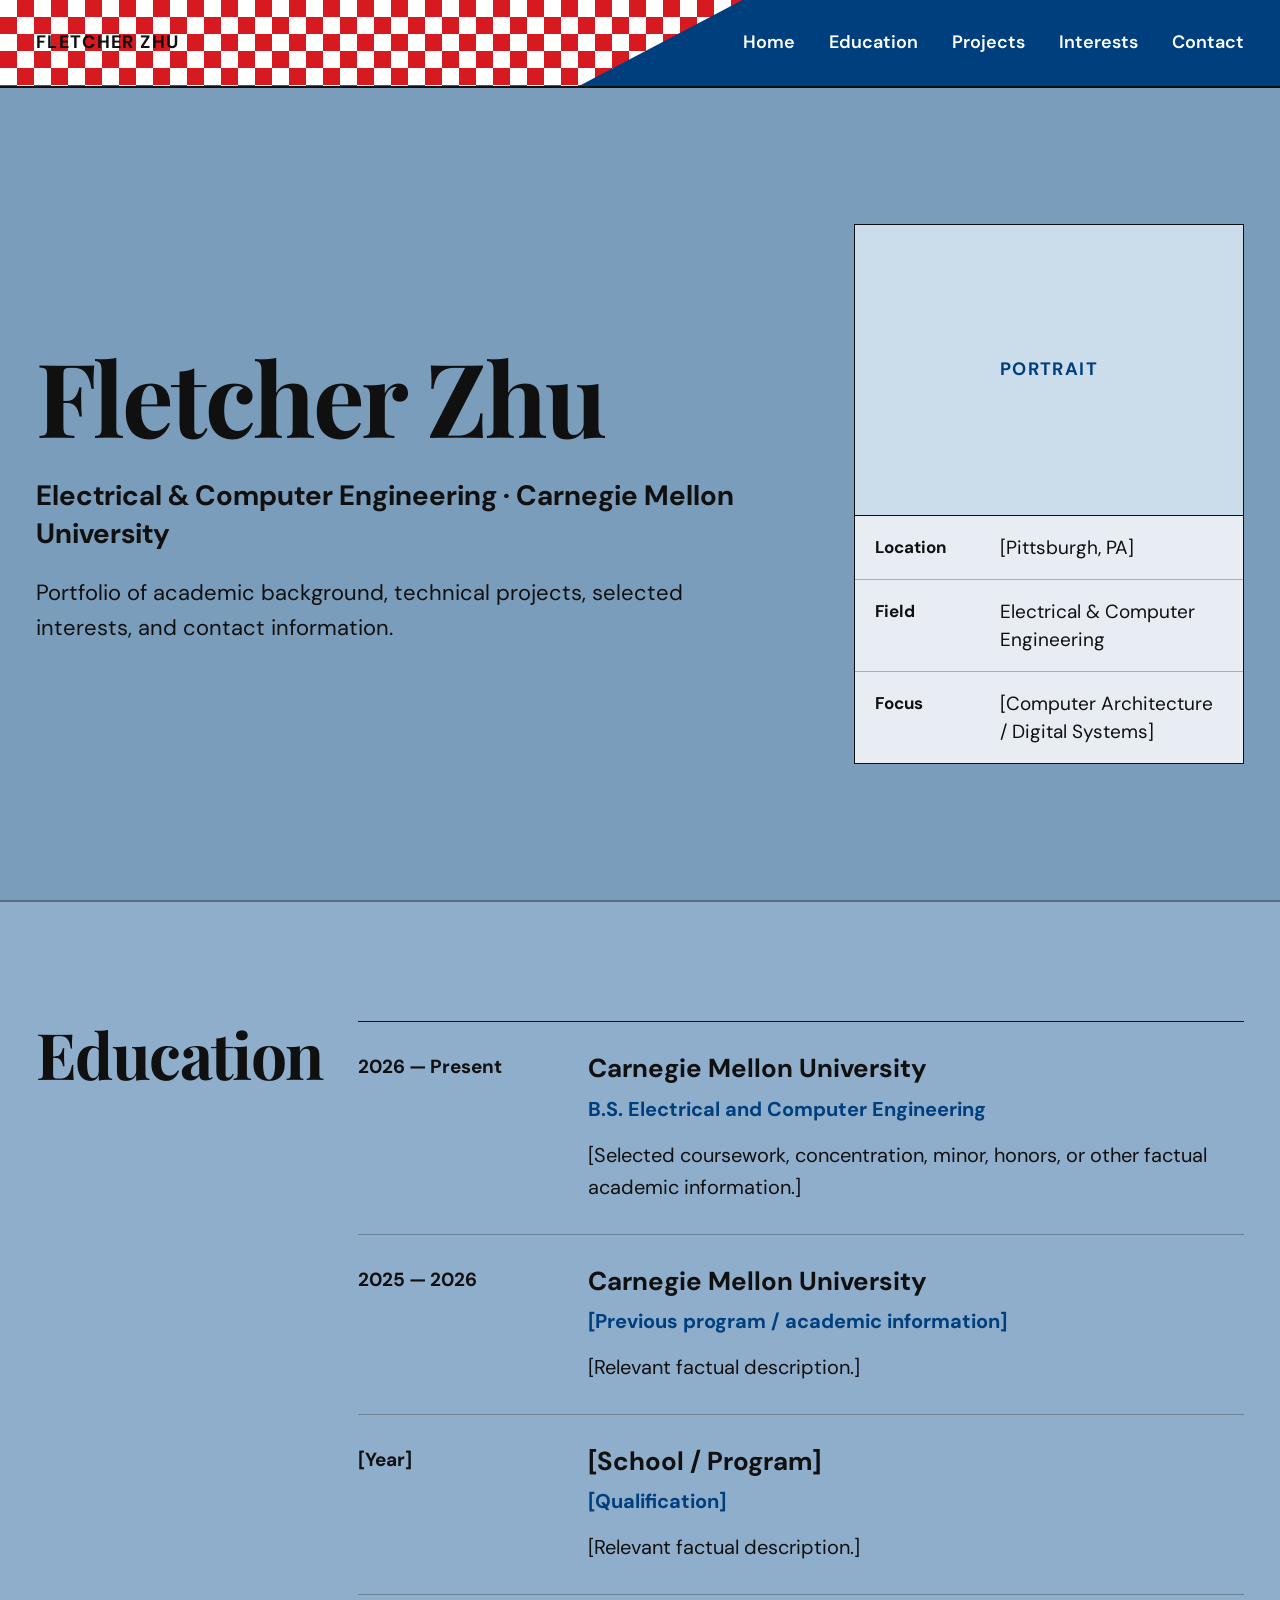
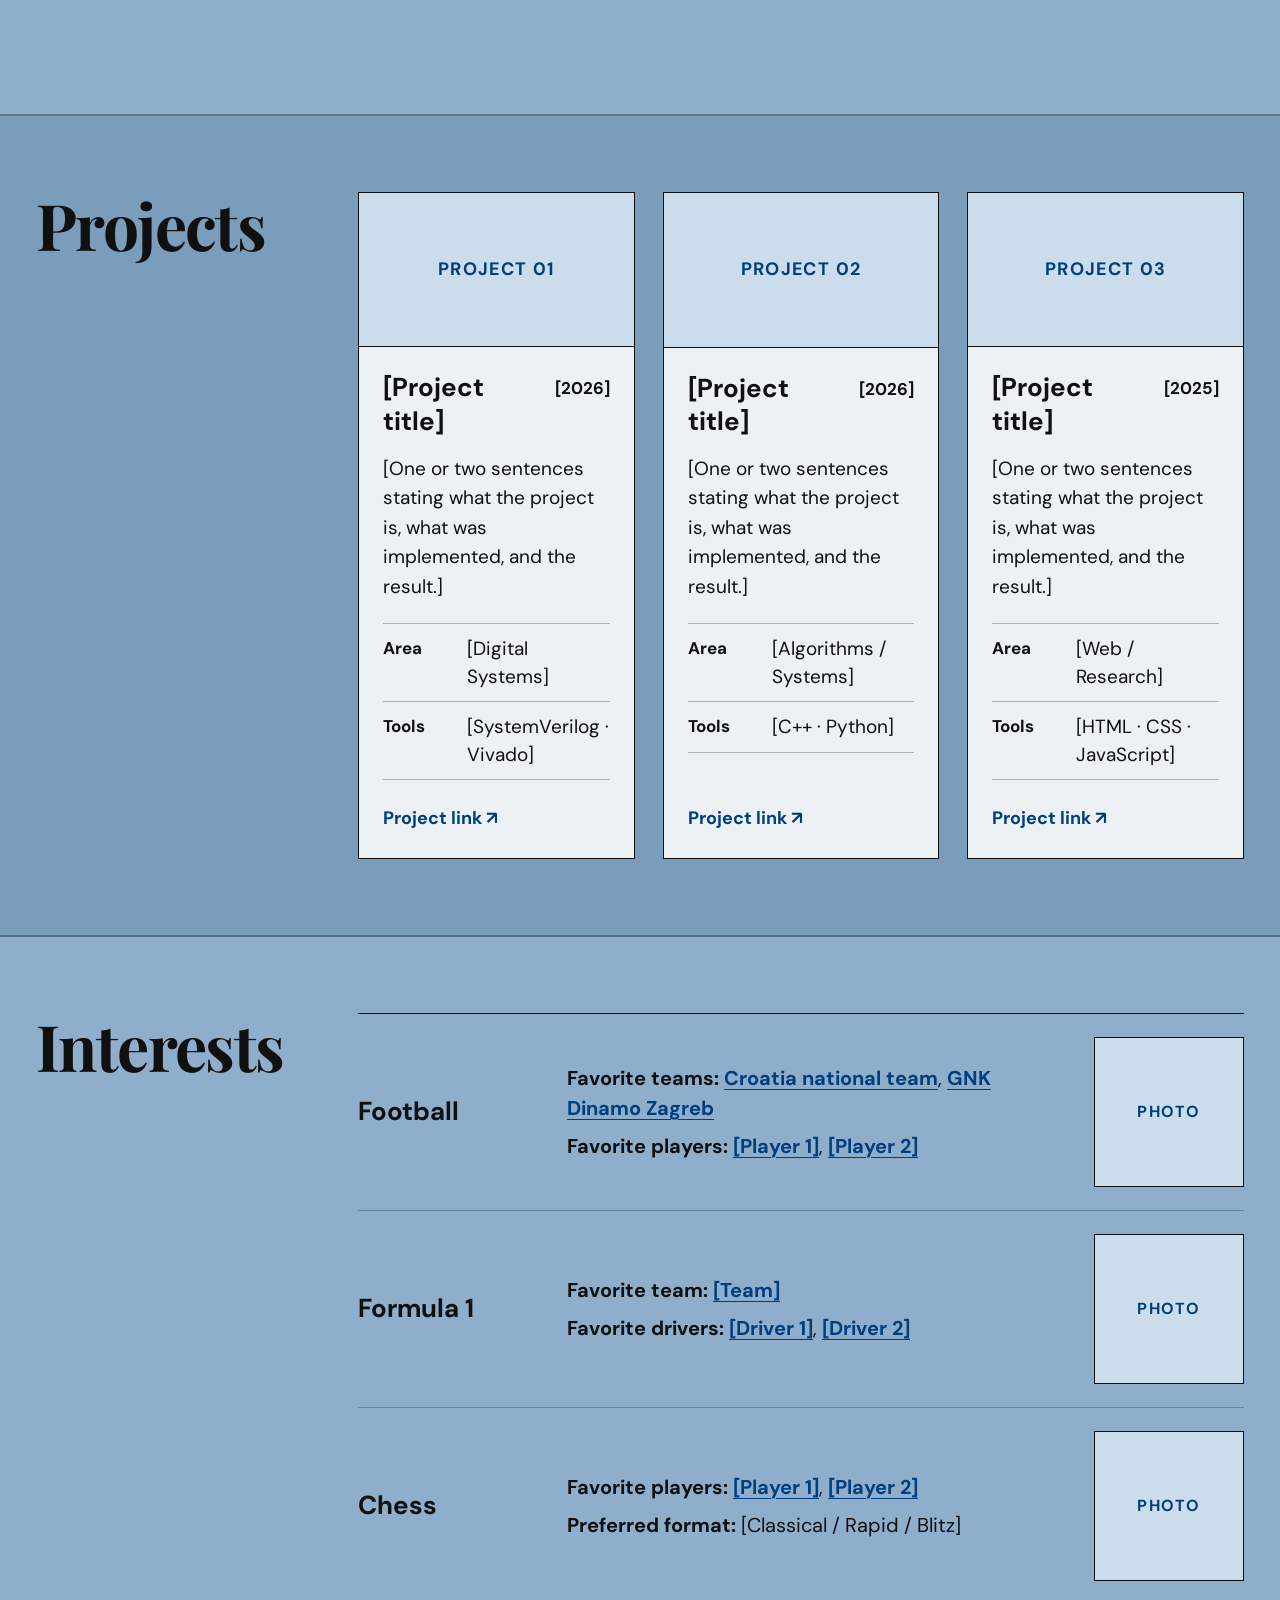
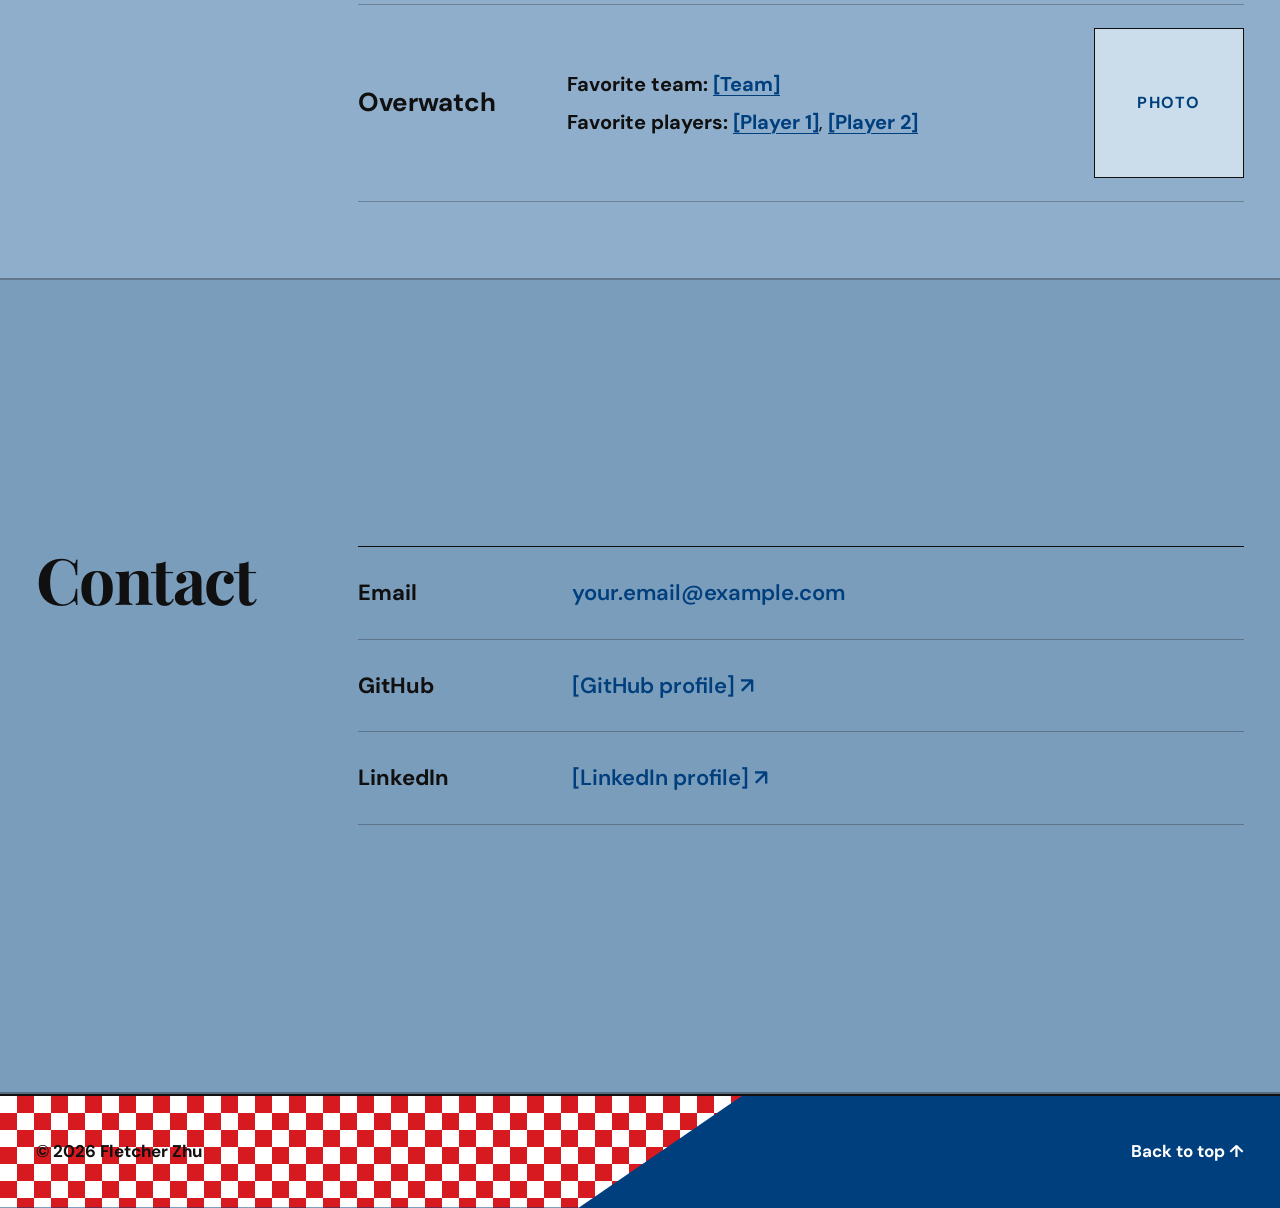
<file: all iterations of the creation of the website (for grading)/V6/portfolio_v6/index.html>
<!doctype html>
<html lang="en">
<head>
  <meta charset="utf-8">
  <meta name="viewport" content="width=device-width, initial-scale=1">
  <meta name="description" content="Fletcher Zhu - personal portfolio">
  <title>Fletcher Zhu | Portfolio</title>
  <link rel="preconnect" href="https://fonts.googleapis.com">
  <link rel="preconnect" href="https://fonts.gstatic.com" crossorigin>
  <link href="https://fonts.googleapis.com/css2?family=DM+Sans:wght@400;500;600;700&family=Playfair+Display:wght@600;700&display=swap" rel="stylesheet">
  <link rel="stylesheet" href="styles.css">
</head>
<body>
  <header class="site-header">
    <div class="header-inner">
      <a class="wordmark" href="#home" aria-label="Fletcher Zhu home">FLETCHER ZHU</a>
      <button class="menu-toggle" type="button" aria-expanded="false" aria-controls="site-nav">Menu</button>
      <nav id="site-nav" class="site-nav" aria-label="Main navigation">
        <a href="#home">Home</a>
        <a href="#education">Education</a>
        <a href="#projects">Projects</a>
        <a href="#interests">Interests</a>
        <a href="#contact">Contact</a>
      </nav>
    </div>
  </header>

  <main>
    <section id="home" class="hero section-shell">
      <div class="hero-main">
        <h1>Fletcher Zhu</h1>
        <p class="hero-role">Electrical &amp; Computer Engineering · Carnegie Mellon University</p>
        <p class="hero-summary">Portfolio of academic background, technical projects, selected interests, and contact information.</p>
      </div>

      <aside class="profile-panel" aria-label="Profile information">
        <div class="portrait-placeholder" role="img" aria-label="Portrait placeholder">
          <span>PORTRAIT</span>
        </div>
        <dl class="profile-facts">
          <div>
            <dt>Location</dt>
            <dd>[Pittsburgh, PA]</dd>
          </div>
          <div>
            <dt>Field</dt>
            <dd>Electrical &amp; Computer Engineering</dd>
          </div>
          <div>
            <dt>Focus</dt>
            <dd>[Computer Architecture / Digital Systems]</dd>
          </div>
        </dl>
      </aside>
    </section>

    <section id="education" class="portfolio-section section-shell">
      <header class="section-header">
        <h2>Education</h2>
      </header>

      <div class="section-content record-list">
        <article class="record-row">
          <p class="record-date">2026 — Present</p>
          <div class="record-body">
            <h3>Carnegie Mellon University</h3>
            <p class="record-label">B.S. Electrical and Computer Engineering</p>
            <p>[Selected coursework, concentration, minor, honors, or other factual academic information.]</p>
          </div>
        </article>

        <article class="record-row">
          <p class="record-date">2025 — 2026</p>
          <div class="record-body">
            <h3>Carnegie Mellon University</h3>
            <p class="record-label">[Previous program / academic information]</p>
            <p>[Relevant factual description.]</p>
          </div>
        </article>

        <article class="record-row">
          <p class="record-date">[Year]</p>
          <div class="record-body">
            <h3>[School / Program]</h3>
            <p class="record-label">[Qualification]</p>
            <p>[Relevant factual description.]</p>
          </div>
        </article>
      </div>
    </section>

    <section id="projects" class="portfolio-section section-shell">
      <header class="section-header">
        <h2>Projects</h2>
      </header>

      <div class="section-content project-grid">
        <article class="project-card">
          <div class="project-visual"><span>PROJECT 01</span></div>
          <div class="project-heading">
            <h3>[Project title]</h3>
            <span>[2026]</span>
          </div>
          <p>[One or two sentences stating what the project is, what was implemented, and the result.]</p>
          <dl class="project-facts">
            <div><dt>Area</dt><dd>[Digital Systems]</dd></div>
            <div><dt>Tools</dt><dd>[SystemVerilog · Vivado]</dd></div>
          </dl>
          <a class="item-link" href="#">Project link ↗</a>
        </article>

        <article class="project-card">
          <div class="project-visual"><span>PROJECT 02</span></div>
          <div class="project-heading">
            <h3>[Project title]</h3>
            <span>[2026]</span>
          </div>
          <p>[One or two sentences stating what the project is, what was implemented, and the result.]</p>
          <dl class="project-facts">
            <div><dt>Area</dt><dd>[Algorithms / Systems]</dd></div>
            <div><dt>Tools</dt><dd>[C++ · Python]</dd></div>
          </dl>
          <a class="item-link" href="#">Project link ↗</a>
        </article>

        <article class="project-card">
          <div class="project-visual"><span>PROJECT 03</span></div>
          <div class="project-heading">
            <h3>[Project title]</h3>
            <span>[2025]</span>
          </div>
          <p>[One or two sentences stating what the project is, what was implemented, and the result.]</p>
          <dl class="project-facts">
            <div><dt>Area</dt><dd>[Web / Research]</dd></div>
            <div><dt>Tools</dt><dd>[HTML · CSS · JavaScript]</dd></div>
          </dl>
          <a class="item-link" href="#">Project link ↗</a>
        </article>
      </div>
    </section>

    <section id="interests" class="portfolio-section section-shell">
      <header class="section-header">
        <h2>Interests</h2>
      </header>

      <div class="section-content interest-list">
        <article class="interest-row">
          <h3>Football</h3>
          <div class="interest-details">
            <p><strong>Favorite teams:</strong> <a href="#">Croatia national team</a>, <a href="#">GNK Dinamo Zagreb</a></p>
            <p><strong>Favorite players:</strong> <a href="#">[Player 1]</a>, <a href="#">[Player 2]</a></p>
          </div>
          <div class="interest-photo" role="img" aria-label="Football photo placeholder">PHOTO</div>
        </article>

        <article class="interest-row">
          <h3>Formula 1</h3>
          <div class="interest-details">
            <p><strong>Favorite team:</strong> <a href="#">[Team]</a></p>
            <p><strong>Favorite drivers:</strong> <a href="#">[Driver 1]</a>, <a href="#">[Driver 2]</a></p>
          </div>
          <div class="interest-photo" role="img" aria-label="Formula 1 photo placeholder">PHOTO</div>
        </article>

        <article class="interest-row">
          <h3>Chess</h3>
          <div class="interest-details">
            <p><strong>Favorite players:</strong> <a href="#">[Player 1]</a>, <a href="#">[Player 2]</a></p>
            <p><strong>Preferred format:</strong> [Classical / Rapid / Blitz]</p>
          </div>
          <div class="interest-photo" role="img" aria-label="Chess photo placeholder">PHOTO</div>
        </article>

        <article class="interest-row">
          <h3>Overwatch</h3>
          <div class="interest-details">
            <p><strong>Favorite team:</strong> <a href="#">[Team]</a></p>
            <p><strong>Favorite players:</strong> <a href="#">[Player 1]</a>, <a href="#">[Player 2]</a></p>
          </div>
          <div class="interest-photo" role="img" aria-label="Overwatch photo placeholder">PHOTO</div>
        </article>
      </div>
    </section>

    <section id="contact" class="portfolio-section section-shell">
      <header class="section-header">
        <h2>Contact</h2>
      </header>

      <div class="section-content contact-list">
        <div class="contact-row">
          <span>Email</span>
          <a href="mailto:your.email@example.com">your.email@example.com</a>
        </div>
        <div class="contact-row">
          <span>GitHub</span>
          <a href="https://github.com/" rel="noreferrer">[GitHub profile] ↗</a>
        </div>
        <div class="contact-row">
          <span>LinkedIn</span>
          <a href="https://www.linkedin.com/" rel="noreferrer">[LinkedIn profile] ↗</a>
        </div>
      </div>
    </section>
  </main>

  <footer class="site-footer">
    <div class="footer-inner">
      <p>© 2026 Fletcher Zhu</p>
      <a href="#home">Back to top ↑</a>
    </div>
  </footer>

  <script src="script.js"></script>
</body>
</html>
</file>
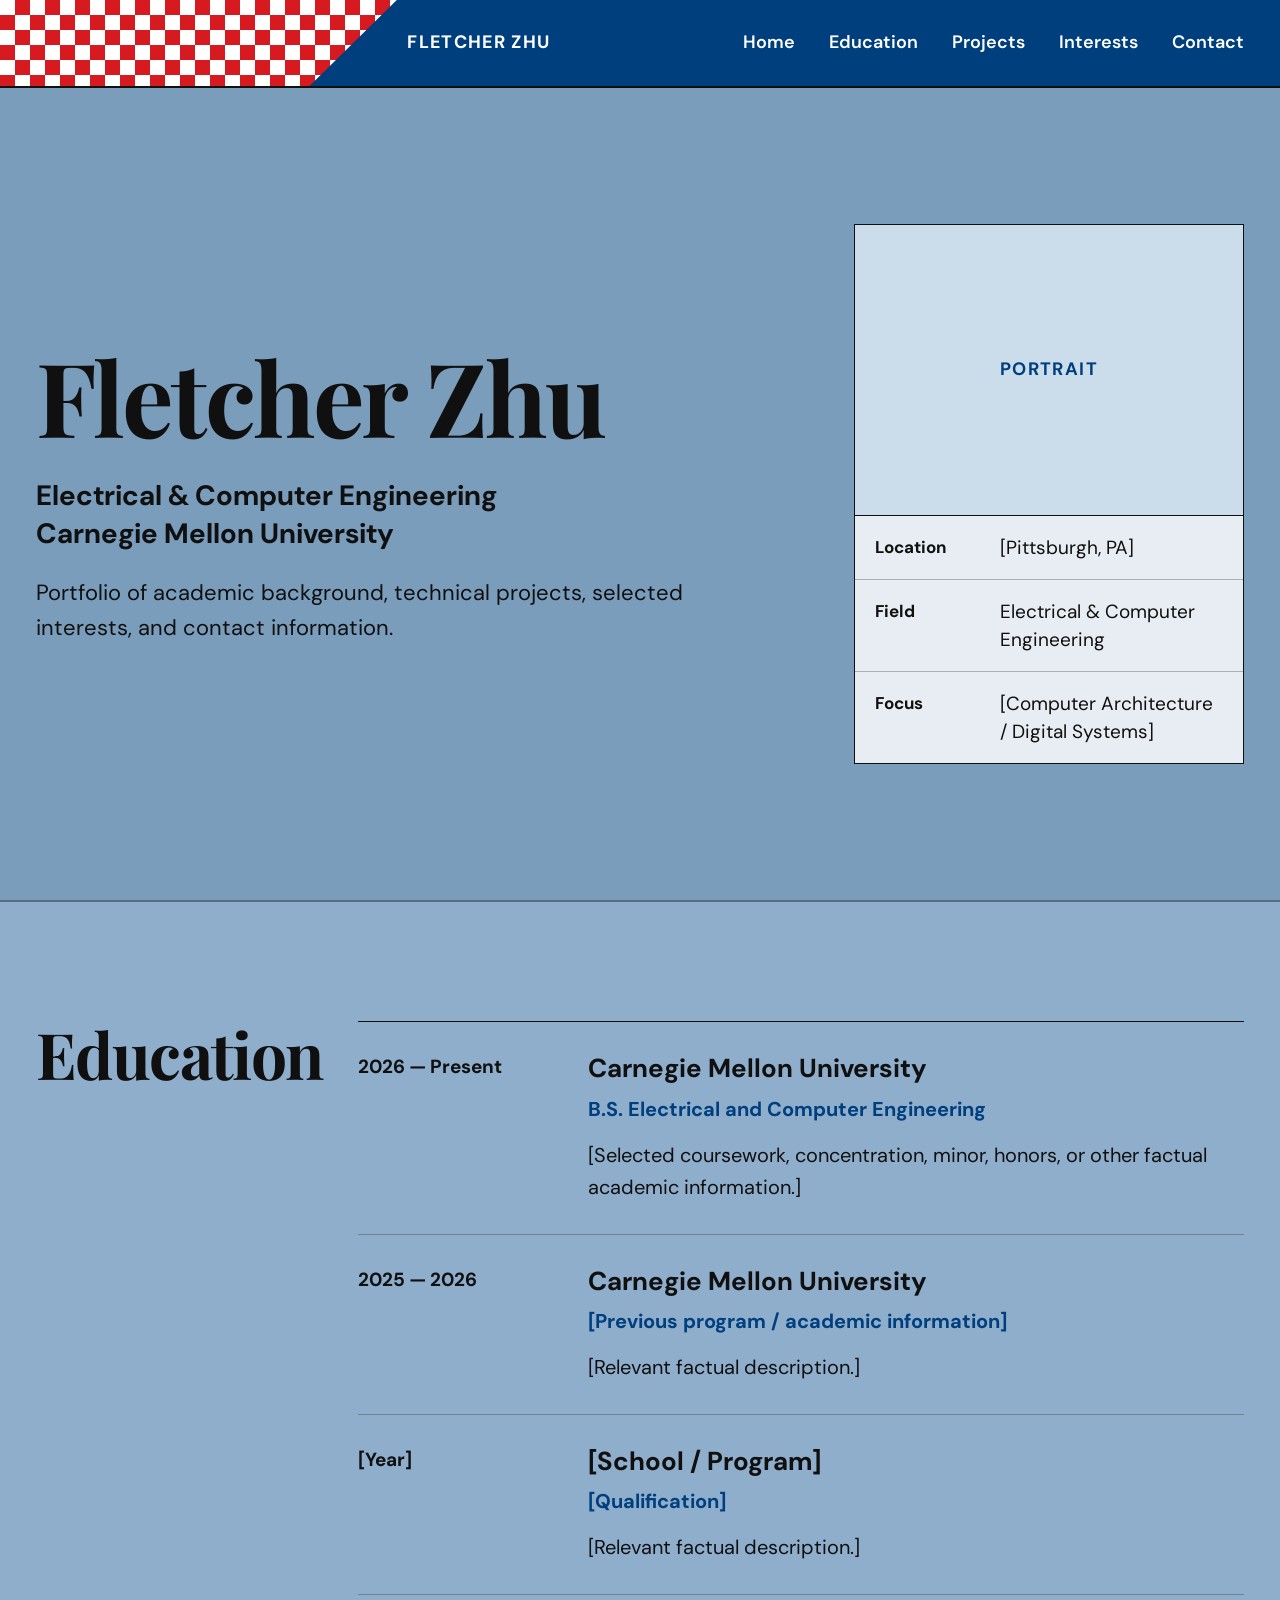
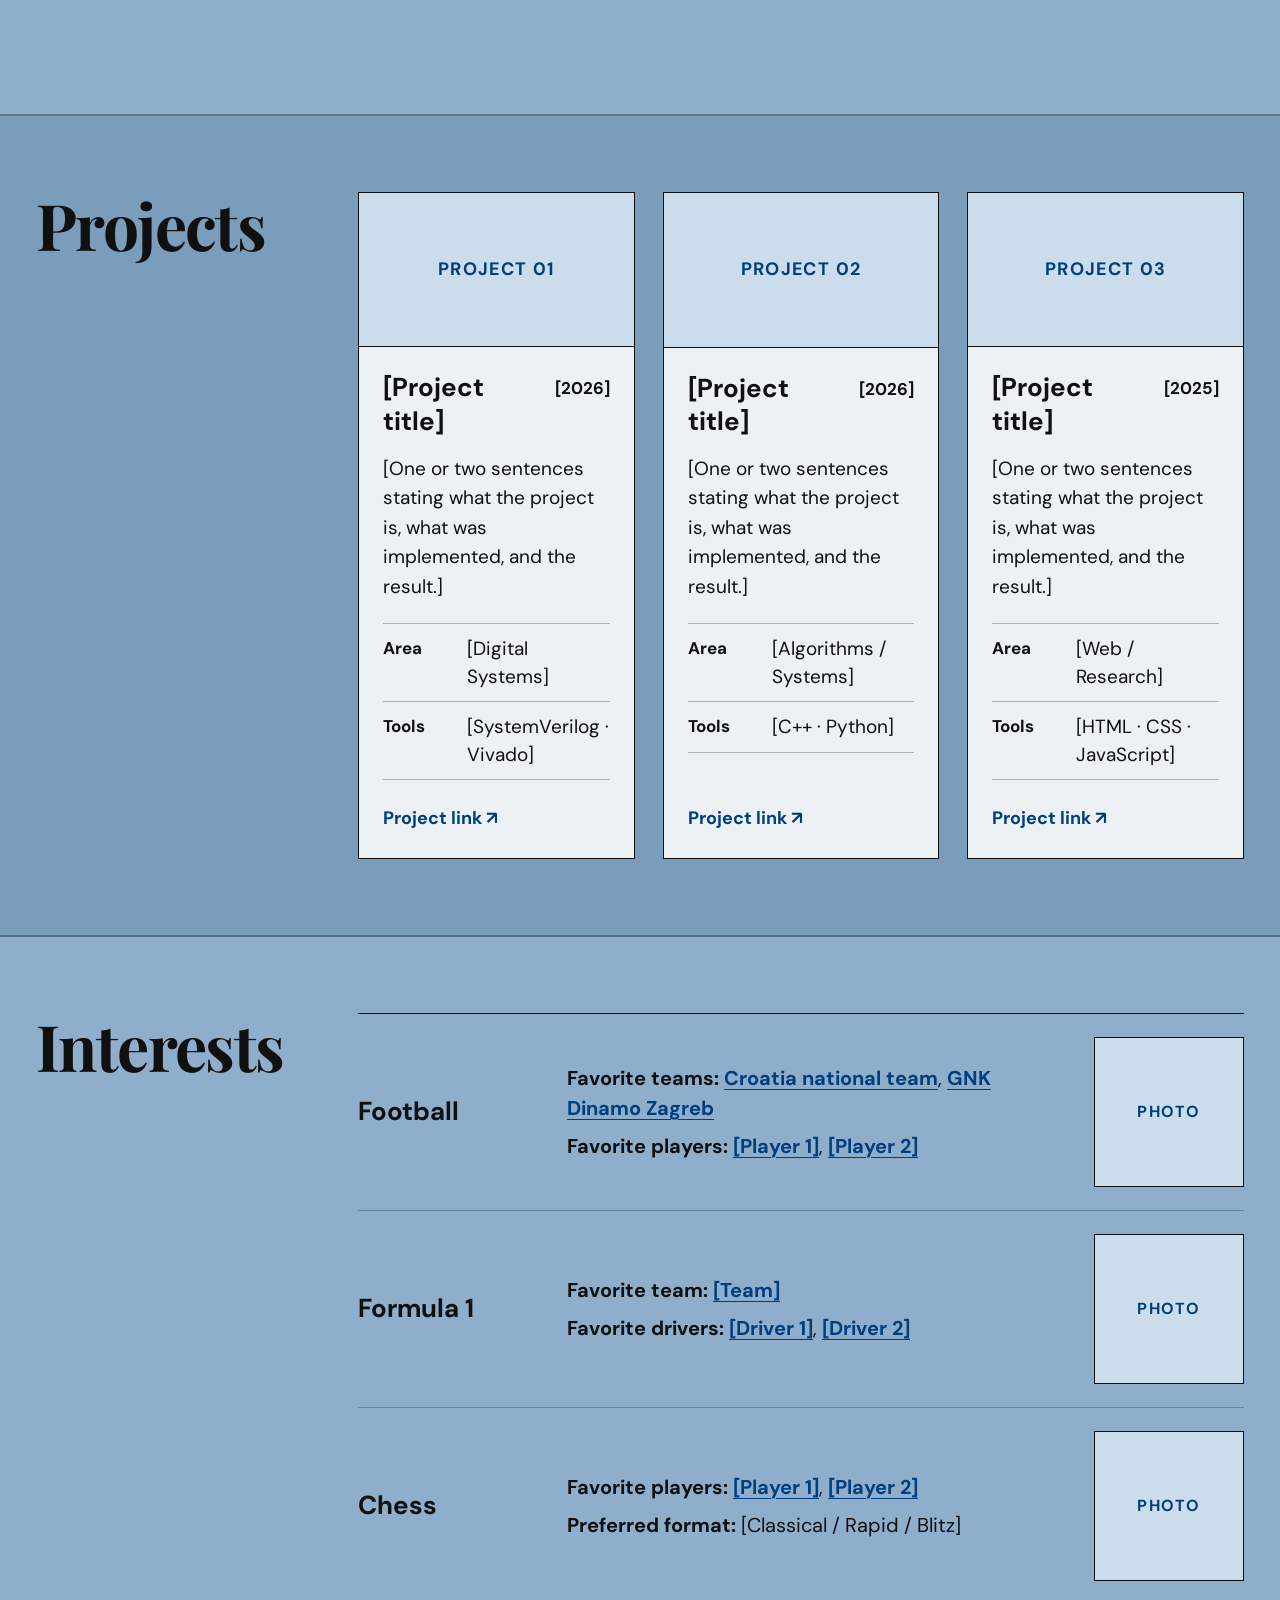
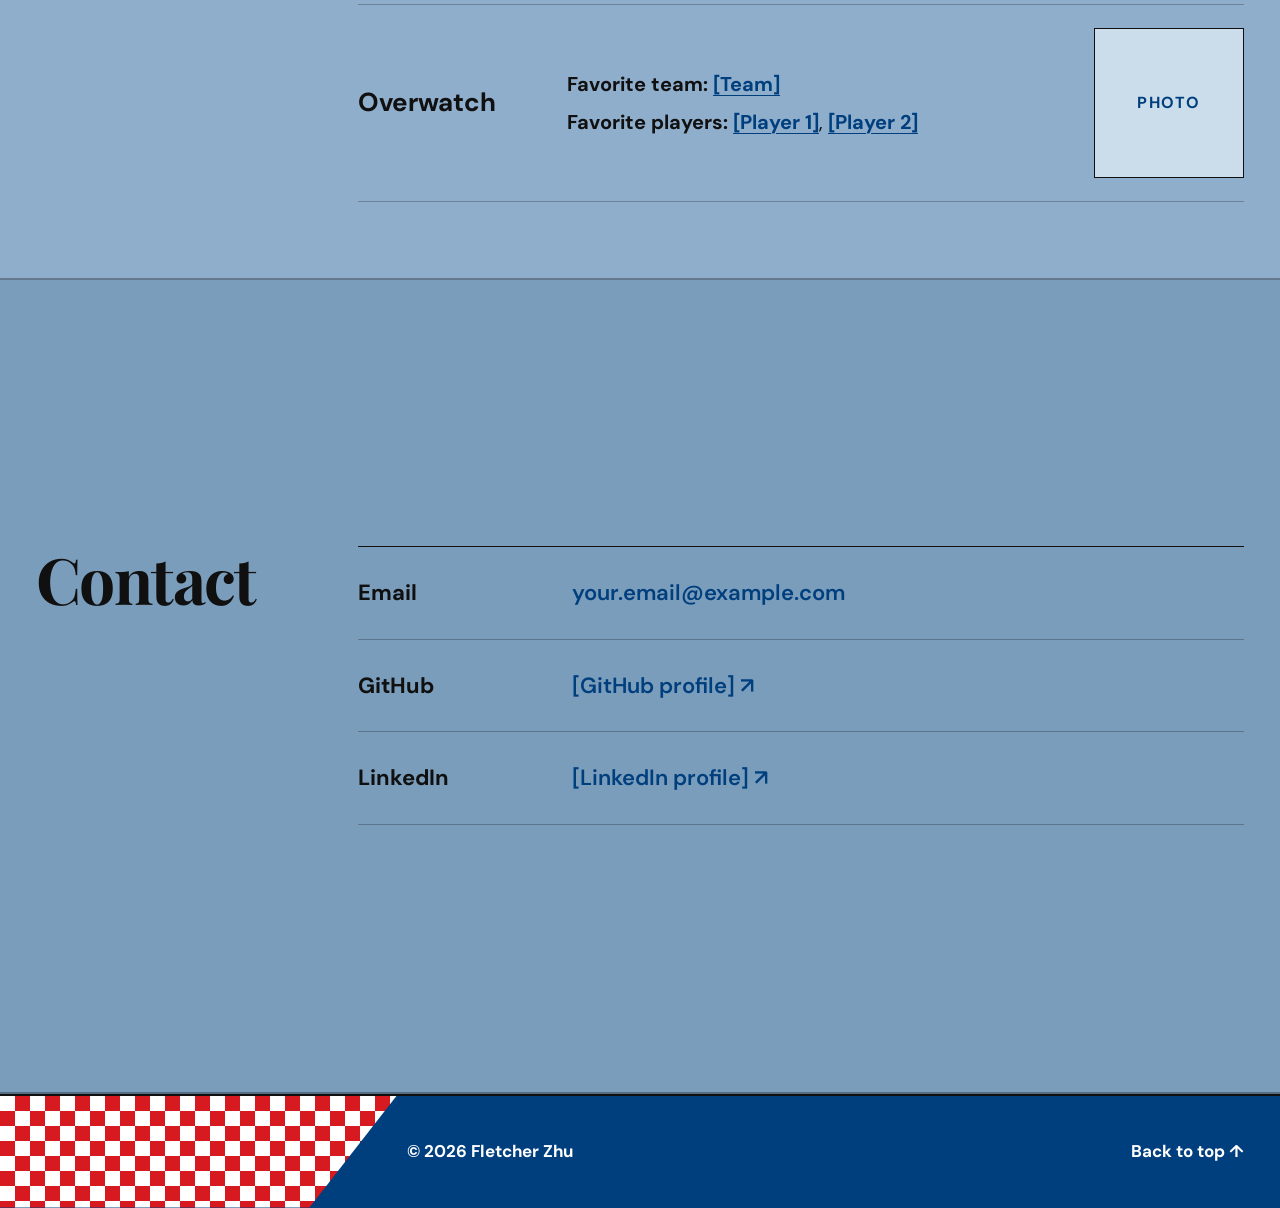
<file: all iterations of the creation of the website (for grading)/V8/portfolio_v8/index.html>
<!doctype html>
<html lang="en">
<head>
  <meta charset="utf-8">
  <meta name="viewport" content="width=device-width, initial-scale=1">
  <meta name="description" content="Fletcher Zhu - personal portfolio">
  <title>Fletcher Zhu | Portfolio</title>
  <link rel="preconnect" href="https://fonts.googleapis.com">
  <link rel="preconnect" href="https://fonts.gstatic.com" crossorigin>
  <link href="https://fonts.googleapis.com/css2?family=DM+Sans:wght@400;500;600;700&family=Playfair+Display:wght@600;700&display=swap" rel="stylesheet">
  <link rel="stylesheet" href="styles.css">
</head>
<body>
  <header class="site-header">
    <div class="header-inner">
      <a class="wordmark" href="#home" aria-label="Fletcher Zhu home">FLETCHER ZHU</a>
      <button class="menu-toggle" type="button" aria-expanded="false" aria-controls="site-nav">Menu</button>
      <nav id="site-nav" class="site-nav" aria-label="Main navigation">
        <a href="#home">Home</a>
        <a href="#education">Education</a>
        <a href="#projects">Projects</a>
        <a href="#interests">Interests</a>
        <a href="#contact">Contact</a>
      </nav>
    </div>
  </header>

  <main>
    <section id="home" class="hero section-shell">
      <div class="hero-main">
        <h1>Fletcher Zhu</h1>
        <p class="hero-role">Electrical &amp; Computer Engineering<span class="hero-university">Carnegie Mellon University</span></p>
        <p class="hero-summary">Portfolio of academic background, technical projects, selected interests, and contact information.</p>
      </div>

      <aside class="profile-panel" aria-label="Profile information">
        <div class="portrait-placeholder" role="img" aria-label="Portrait placeholder">
          <span>PORTRAIT</span>
        </div>
        <dl class="profile-facts">
          <div>
            <dt>Location</dt>
            <dd>[Pittsburgh, PA]</dd>
          </div>
          <div>
            <dt>Field</dt>
            <dd>Electrical &amp; Computer Engineering</dd>
          </div>
          <div>
            <dt>Focus</dt>
            <dd>[Computer Architecture / Digital Systems]</dd>
          </div>
        </dl>
      </aside>
    </section>

    <section id="education" class="portfolio-section section-shell">
      <header class="section-header">
        <h2>Education</h2>
      </header>

      <div class="section-content record-list">
        <article class="record-row">
          <p class="record-date">2026 — Present</p>
          <div class="record-body">
            <h3>Carnegie Mellon University</h3>
            <p class="record-label">B.S. Electrical and Computer Engineering</p>
            <p>[Selected coursework, concentration, minor, honors, or other factual academic information.]</p>
          </div>
        </article>

        <article class="record-row">
          <p class="record-date">2025 — 2026</p>
          <div class="record-body">
            <h3>Carnegie Mellon University</h3>
            <p class="record-label">[Previous program / academic information]</p>
            <p>[Relevant factual description.]</p>
          </div>
        </article>

        <article class="record-row">
          <p class="record-date">[Year]</p>
          <div class="record-body">
            <h3>[School / Program]</h3>
            <p class="record-label">[Qualification]</p>
            <p>[Relevant factual description.]</p>
          </div>
        </article>
      </div>
    </section>

    <section id="projects" class="portfolio-section section-shell">
      <header class="section-header">
        <h2>Projects</h2>
      </header>

      <div class="section-content project-grid">
        <article class="project-card">
          <div class="project-visual"><span>PROJECT 01</span></div>
          <div class="project-heading">
            <h3>[Project title]</h3>
            <span>[2026]</span>
          </div>
          <p>[One or two sentences stating what the project is, what was implemented, and the result.]</p>
          <dl class="project-facts">
            <div><dt>Area</dt><dd>[Digital Systems]</dd></div>
            <div><dt>Tools</dt><dd>[SystemVerilog · Vivado]</dd></div>
          </dl>
          <a class="item-link" href="#">Project link ↗</a>
        </article>

        <article class="project-card">
          <div class="project-visual"><span>PROJECT 02</span></div>
          <div class="project-heading">
            <h3>[Project title]</h3>
            <span>[2026]</span>
          </div>
          <p>[One or two sentences stating what the project is, what was implemented, and the result.]</p>
          <dl class="project-facts">
            <div><dt>Area</dt><dd>[Algorithms / Systems]</dd></div>
            <div><dt>Tools</dt><dd>[C++ · Python]</dd></div>
          </dl>
          <a class="item-link" href="#">Project link ↗</a>
        </article>

        <article class="project-card">
          <div class="project-visual"><span>PROJECT 03</span></div>
          <div class="project-heading">
            <h3>[Project title]</h3>
            <span>[2025]</span>
          </div>
          <p>[One or two sentences stating what the project is, what was implemented, and the result.]</p>
          <dl class="project-facts">
            <div><dt>Area</dt><dd>[Web / Research]</dd></div>
            <div><dt>Tools</dt><dd>[HTML · CSS · JavaScript]</dd></div>
          </dl>
          <a class="item-link" href="#">Project link ↗</a>
        </article>
      </div>
    </section>

    <section id="interests" class="portfolio-section section-shell">
      <header class="section-header">
        <h2>Interests</h2>
      </header>

      <div class="section-content interest-list">
        <article class="interest-row">
          <h3>Football</h3>
          <div class="interest-details">
            <p><strong>Favorite teams:</strong> <a href="#">Croatia national team</a>, <a href="#">GNK Dinamo Zagreb</a></p>
            <p><strong>Favorite players:</strong> <a href="#">[Player 1]</a>, <a href="#">[Player 2]</a></p>
          </div>
          <div class="interest-photo" role="img" aria-label="Football photo placeholder">PHOTO</div>
        </article>

        <article class="interest-row">
          <h3>Formula 1</h3>
          <div class="interest-details">
            <p><strong>Favorite team:</strong> <a href="#">[Team]</a></p>
            <p><strong>Favorite drivers:</strong> <a href="#">[Driver 1]</a>, <a href="#">[Driver 2]</a></p>
          </div>
          <div class="interest-photo" role="img" aria-label="Formula 1 photo placeholder">PHOTO</div>
        </article>

        <article class="interest-row">
          <h3>Chess</h3>
          <div class="interest-details">
            <p><strong>Favorite players:</strong> <a href="#">[Player 1]</a>, <a href="#">[Player 2]</a></p>
            <p><strong>Preferred format:</strong> [Classical / Rapid / Blitz]</p>
          </div>
          <div class="interest-photo" role="img" aria-label="Chess photo placeholder">PHOTO</div>
        </article>

        <article class="interest-row">
          <h3>Overwatch</h3>
          <div class="interest-details">
            <p><strong>Favorite team:</strong> <a href="#">[Team]</a></p>
            <p><strong>Favorite players:</strong> <a href="#">[Player 1]</a>, <a href="#">[Player 2]</a></p>
          </div>
          <div class="interest-photo" role="img" aria-label="Overwatch photo placeholder">PHOTO</div>
        </article>
      </div>
    </section>

    <section id="contact" class="portfolio-section section-shell">
      <header class="section-header">
        <h2>Contact</h2>
      </header>

      <div class="section-content contact-list">
        <div class="contact-row">
          <span>Email</span>
          <a href="mailto:your.email@example.com">your.email@example.com</a>
        </div>
        <div class="contact-row">
          <span>GitHub</span>
          <a href="https://github.com/" rel="noreferrer">[GitHub profile] ↗</a>
        </div>
        <div class="contact-row">
          <span>LinkedIn</span>
          <a href="https://www.linkedin.com/" rel="noreferrer">[LinkedIn profile] ↗</a>
        </div>
      </div>
    </section>
  </main>

  <footer class="site-footer">
    <div class="footer-inner">
      <p>© 2026 Fletcher Zhu</p>
      <a href="#home">Back to top ↑</a>
    </div>
  </footer>

  <script src="script.js"></script>
</body>
</html>
</file>
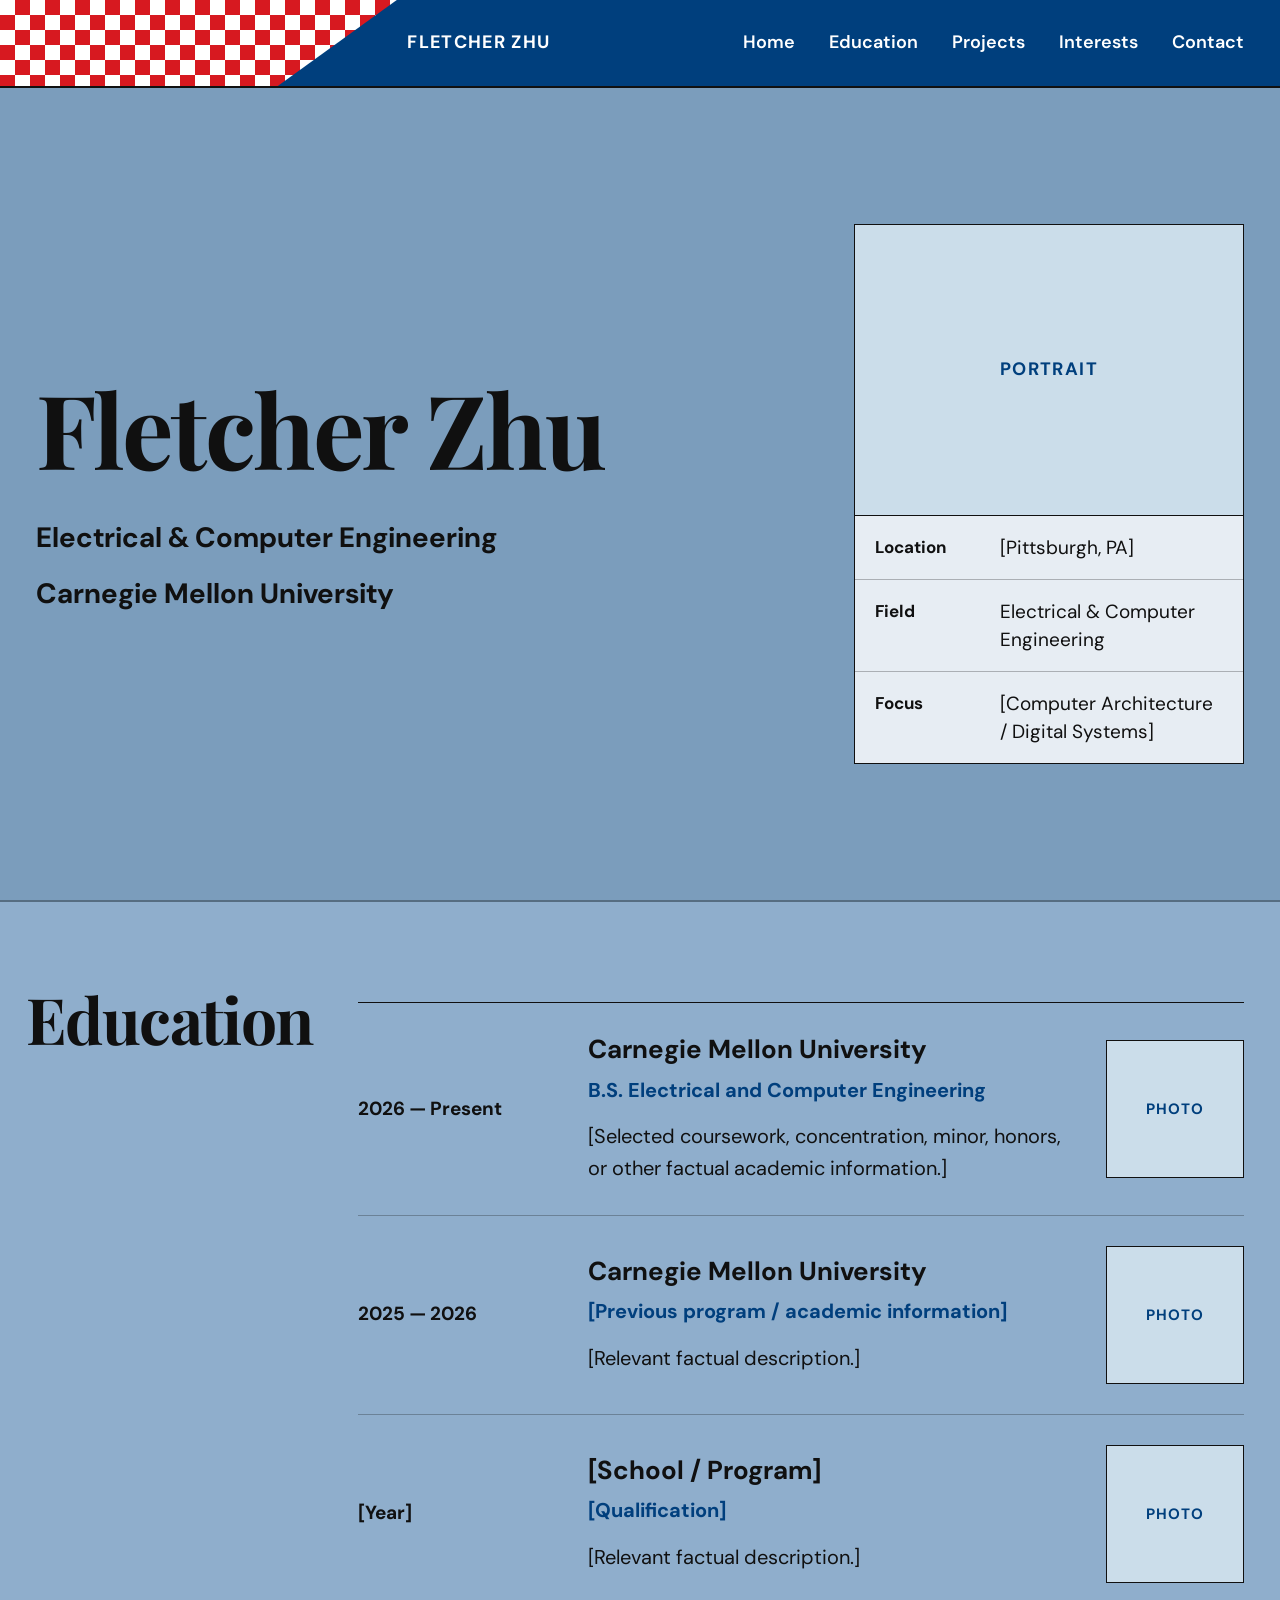
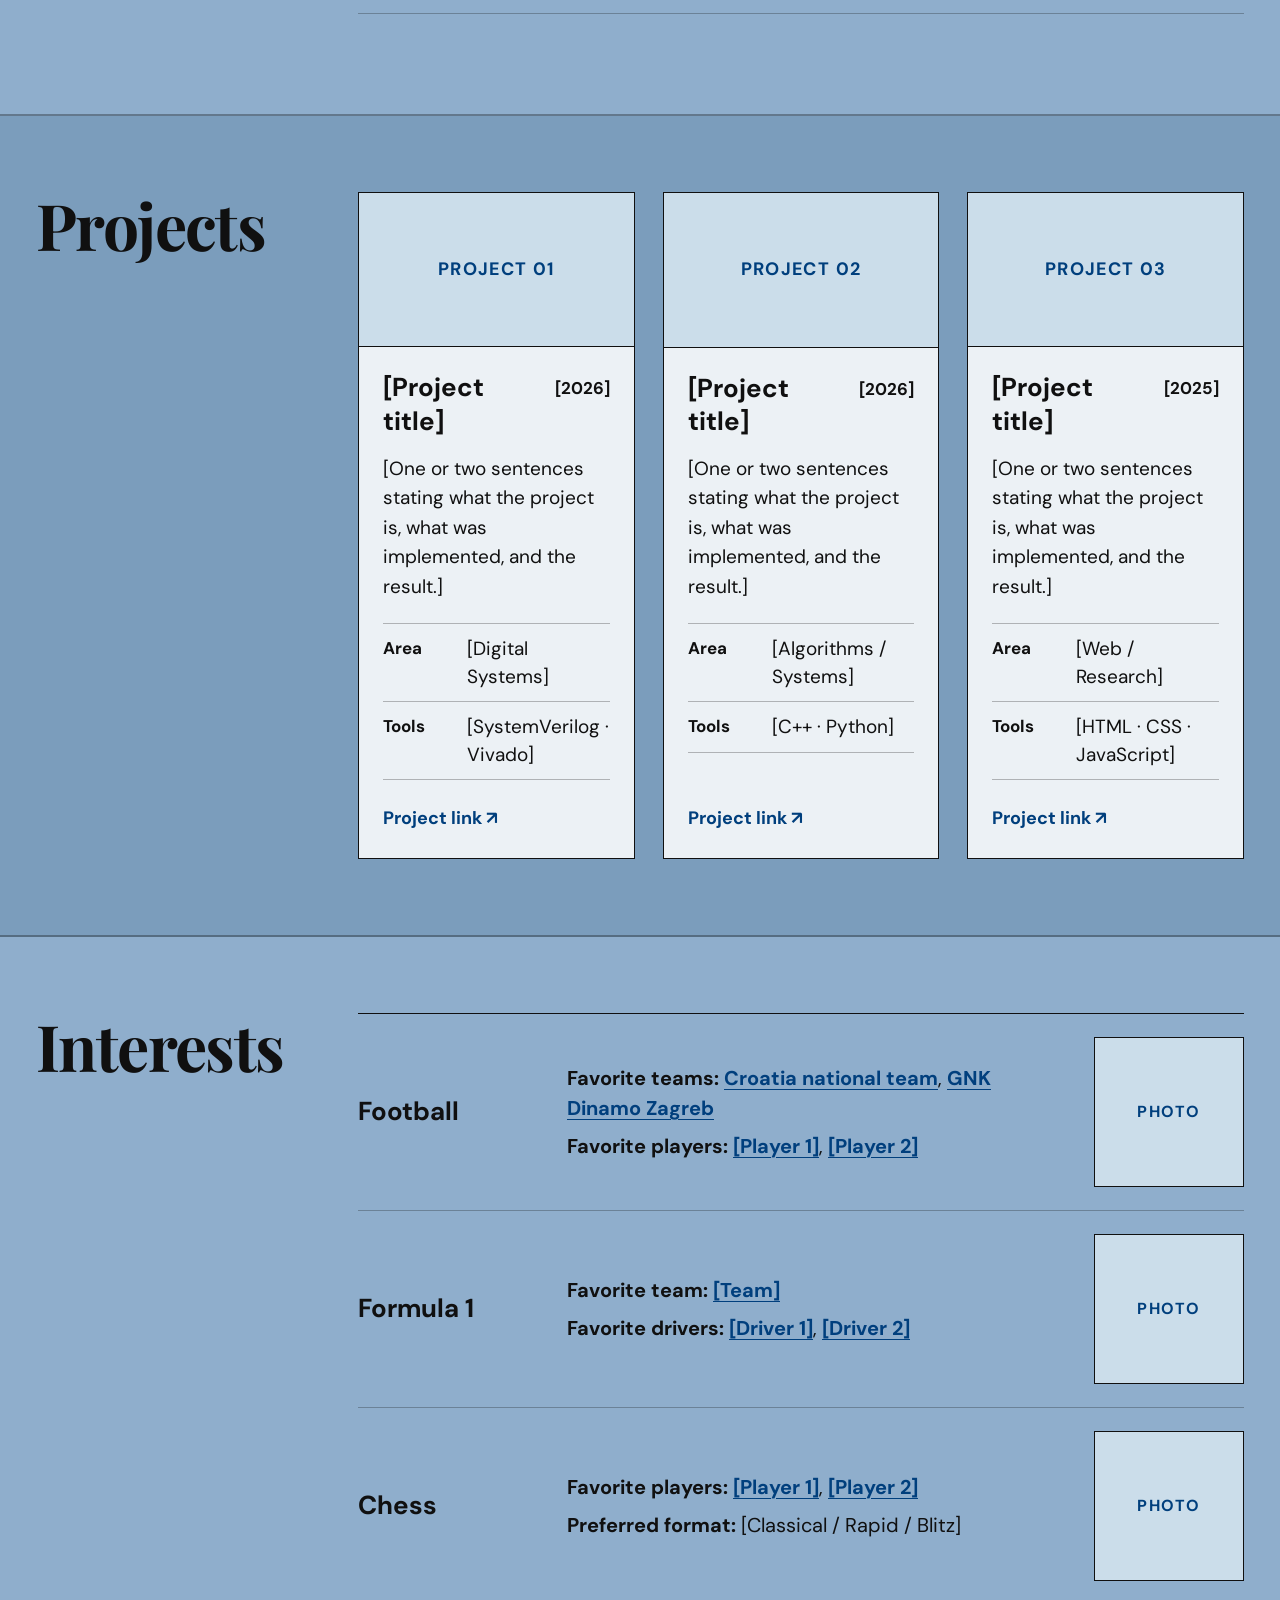
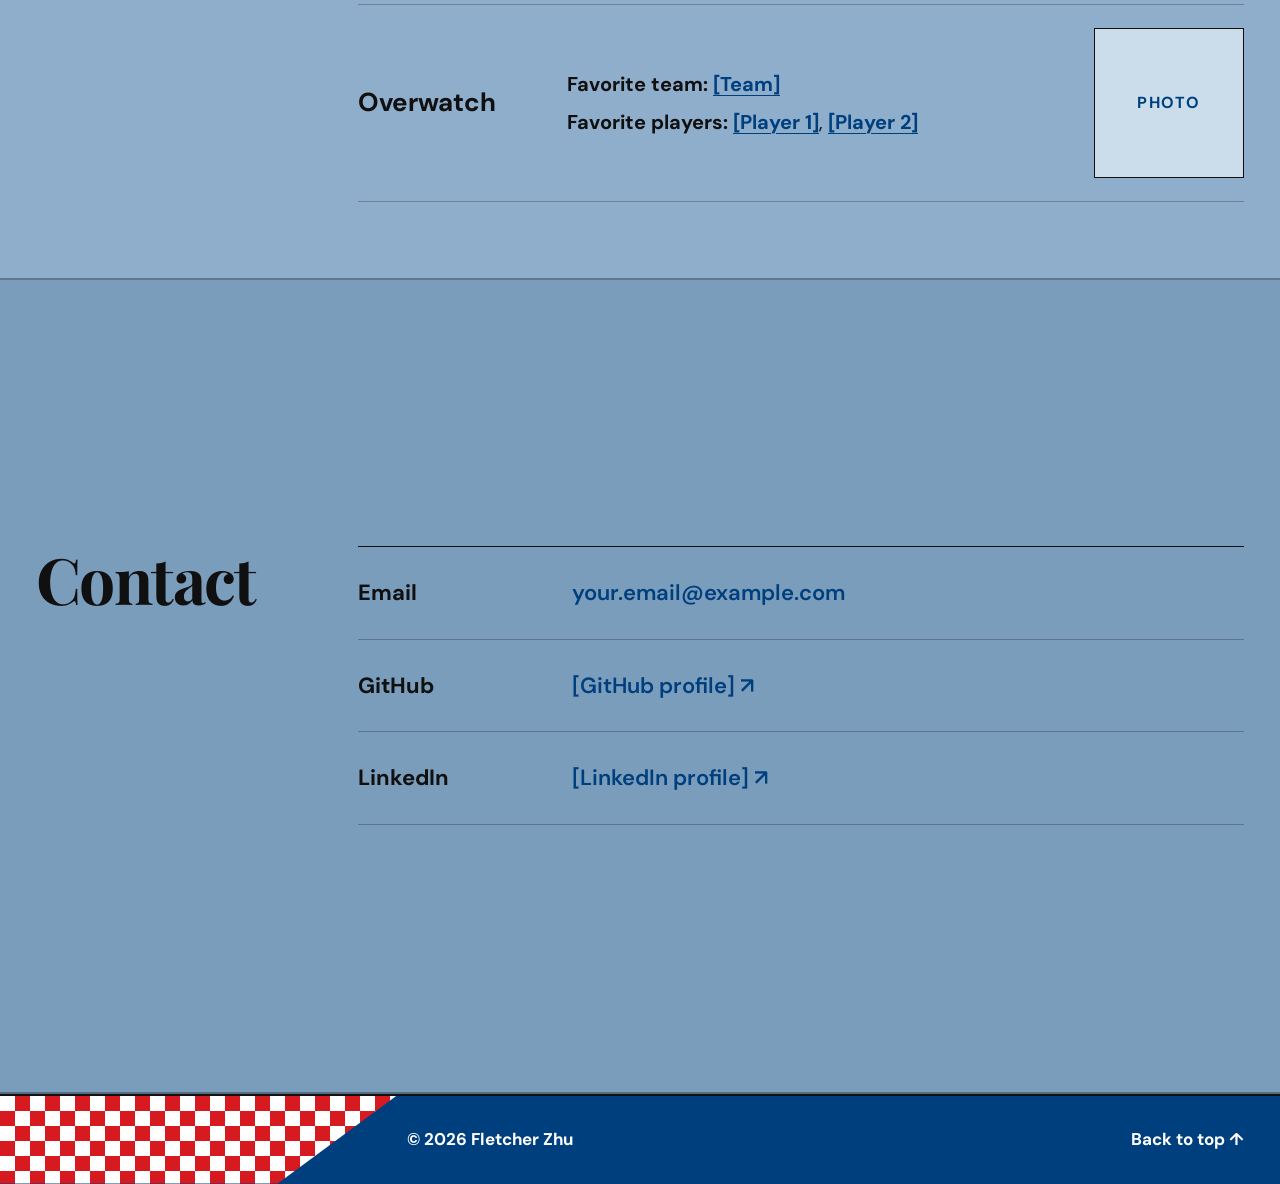
<file: all iterations of the creation of the website (for grading)/V9 (final design version)/portfolio_v9/index.html>
<!doctype html>
<html lang="en">
<head>
  <meta charset="utf-8">
  <meta name="viewport" content="width=device-width, initial-scale=1">
  <meta name="description" content="Fletcher Zhu - personal portfolio">
  <title>Fletcher Zhu | Portfolio</title>
  <link rel="preconnect" href="https://fonts.googleapis.com">
  <link rel="preconnect" href="https://fonts.gstatic.com" crossorigin>
  <link href="https://fonts.googleapis.com/css2?family=DM+Sans:wght@400;500;600;700&family=Playfair+Display:wght@600;700&display=swap" rel="stylesheet">
  <link rel="stylesheet" href="styles.css">
</head>
<body>
  <header class="site-header">
    <div class="header-inner">
      <a class="wordmark" href="#home" aria-label="Fletcher Zhu home">FLETCHER ZHU</a>
      <button class="menu-toggle" type="button" aria-expanded="false" aria-controls="site-nav">Menu</button>
      <nav id="site-nav" class="site-nav" aria-label="Main navigation">
        <a href="#home">Home</a>
        <a href="#education">Education</a>
        <a href="#projects">Projects</a>
        <a href="#interests">Interests</a>
        <a href="#contact">Contact</a>
      </nav>
    </div>
  </header>

  <main>
    <section id="home" class="hero section-shell">
      <div class="hero-main">
        <h1>Fletcher Zhu</h1>
        <p class="hero-role"><span class="hero-major">Electrical &amp; Computer Engineering</span><span class="hero-university">Carnegie Mellon University</span></p>
      </div>

      <aside class="profile-panel" aria-label="Profile information">
        <div class="portrait-placeholder" role="img" aria-label="Portrait placeholder">
          <span>PORTRAIT</span>
        </div>
        <dl class="profile-facts">
          <div>
            <dt>Location</dt>
            <dd>[Pittsburgh, PA]</dd>
          </div>
          <div>
            <dt>Field</dt>
            <dd>Electrical &amp; Computer Engineering</dd>
          </div>
          <div>
            <dt>Focus</dt>
            <dd>[Computer Architecture / Digital Systems]</dd>
          </div>
        </dl>
      </aside>
    </section>

    <section id="education" class="portfolio-section section-shell">
      <header class="section-header">
        <h2>Education</h2>
      </header>

      <div class="section-content record-list">
        <article class="record-row">
          <p class="record-date">2026 — Present</p>
          <div class="record-body">
            <h3>Carnegie Mellon University</h3>
            <p class="record-label">B.S. Electrical and Computer Engineering</p>
            <p>[Selected coursework, concentration, minor, honors, or other factual academic information.]</p>
          </div>
          <div class="education-photo" role="img" aria-label="Education photo placeholder">PHOTO</div>
        </article>

        <article class="record-row">
          <p class="record-date">2025 — 2026</p>
          <div class="record-body">
            <h3>Carnegie Mellon University</h3>
            <p class="record-label">[Previous program / academic information]</p>
            <p>[Relevant factual description.]</p>
          </div>
          <div class="education-photo" role="img" aria-label="Education photo placeholder">PHOTO</div>
        </article>

        <article class="record-row">
          <p class="record-date">[Year]</p>
          <div class="record-body">
            <h3>[School / Program]</h3>
            <p class="record-label">[Qualification]</p>
            <p>[Relevant factual description.]</p>
          </div>
          <div class="education-photo" role="img" aria-label="Education photo placeholder">PHOTO</div>
        </article>
      </div>
    </section>

    <section id="projects" class="portfolio-section section-shell">
      <header class="section-header">
        <h2>Projects</h2>
      </header>

      <div class="section-content project-grid">
        <article class="project-card">
          <div class="project-visual"><span>PROJECT 01</span></div>
          <div class="project-heading">
            <h3>[Project title]</h3>
            <span>[2026]</span>
          </div>
          <p>[One or two sentences stating what the project is, what was implemented, and the result.]</p>
          <dl class="project-facts">
            <div><dt>Area</dt><dd>[Digital Systems]</dd></div>
            <div><dt>Tools</dt><dd>[SystemVerilog · Vivado]</dd></div>
          </dl>
          <a class="item-link" href="#">Project link ↗</a>
        </article>

        <article class="project-card">
          <div class="project-visual"><span>PROJECT 02</span></div>
          <div class="project-heading">
            <h3>[Project title]</h3>
            <span>[2026]</span>
          </div>
          <p>[One or two sentences stating what the project is, what was implemented, and the result.]</p>
          <dl class="project-facts">
            <div><dt>Area</dt><dd>[Algorithms / Systems]</dd></div>
            <div><dt>Tools</dt><dd>[C++ · Python]</dd></div>
          </dl>
          <a class="item-link" href="#">Project link ↗</a>
        </article>

        <article class="project-card">
          <div class="project-visual"><span>PROJECT 03</span></div>
          <div class="project-heading">
            <h3>[Project title]</h3>
            <span>[2025]</span>
          </div>
          <p>[One or two sentences stating what the project is, what was implemented, and the result.]</p>
          <dl class="project-facts">
            <div><dt>Area</dt><dd>[Web / Research]</dd></div>
            <div><dt>Tools</dt><dd>[HTML · CSS · JavaScript]</dd></div>
          </dl>
          <a class="item-link" href="#">Project link ↗</a>
        </article>
      </div>
    </section>

    <section id="interests" class="portfolio-section section-shell">
      <header class="section-header">
        <h2>Interests</h2>
      </header>

      <div class="section-content interest-list">
        <article class="interest-row">
          <h3>Football</h3>
          <div class="interest-details">
            <p><strong>Favorite teams:</strong> <a href="#">Croatia national team</a>, <a href="#">GNK Dinamo Zagreb</a></p>
            <p><strong>Favorite players:</strong> <a href="#">[Player 1]</a>, <a href="#">[Player 2]</a></p>
          </div>
          <div class="interest-photo" role="img" aria-label="Football photo placeholder">PHOTO</div>
        </article>

        <article class="interest-row">
          <h3>Formula 1</h3>
          <div class="interest-details">
            <p><strong>Favorite team:</strong> <a href="#">[Team]</a></p>
            <p><strong>Favorite drivers:</strong> <a href="#">[Driver 1]</a>, <a href="#">[Driver 2]</a></p>
          </div>
          <div class="interest-photo" role="img" aria-label="Formula 1 photo placeholder">PHOTO</div>
        </article>

        <article class="interest-row">
          <h3>Chess</h3>
          <div class="interest-details">
            <p><strong>Favorite players:</strong> <a href="#">[Player 1]</a>, <a href="#">[Player 2]</a></p>
            <p><strong>Preferred format:</strong> [Classical / Rapid / Blitz]</p>
          </div>
          <div class="interest-photo" role="img" aria-label="Chess photo placeholder">PHOTO</div>
        </article>

        <article class="interest-row">
          <h3>Overwatch</h3>
          <div class="interest-details">
            <p><strong>Favorite team:</strong> <a href="#">[Team]</a></p>
            <p><strong>Favorite players:</strong> <a href="#">[Player 1]</a>, <a href="#">[Player 2]</a></p>
          </div>
          <div class="interest-photo" role="img" aria-label="Overwatch photo placeholder">PHOTO</div>
        </article>
      </div>
    </section>

    <section id="contact" class="portfolio-section section-shell">
      <header class="section-header">
        <h2>Contact</h2>
      </header>

      <div class="section-content contact-list">
        <div class="contact-row">
          <span>Email</span>
          <a href="mailto:your.email@example.com">your.email@example.com</a>
        </div>
        <div class="contact-row">
          <span>GitHub</span>
          <a href="https://github.com/" rel="noreferrer">[GitHub profile] ↗</a>
        </div>
        <div class="contact-row">
          <span>LinkedIn</span>
          <a href="https://www.linkedin.com/" rel="noreferrer">[LinkedIn profile] ↗</a>
        </div>
      </div>
    </section>
  </main>

  <footer class="site-footer">
    <div class="footer-inner">
      <p>© 2026 Fletcher Zhu</p>
      <a href="#home">Back to top ↑</a>
    </div>
  </footer>

  <script src="script.js"></script>
</body>
</html>
</file>
<file: styles.css>
:root {
  --blue: #0b5fae;
  --blue-deep: #003f7d;
  --blue-bg: #7b9dbc;
  --blue-panel: #8faecc;
  --blue-soft: #cbddea;
  --ink: #101010;
  --muted: #30363b;
  --line: rgba(16, 16, 16, 0.28);
  --white: #ffffff;
  --sans: 'DM Sans', Arial, sans-serif;
  --display: 'Playfair Display', Georgia, serif;
  --checker-height: 26px;
  --header-nav-height: 86px;
  --header-height: calc(var(--checker-height) + var(--header-nav-height));
  --content-width: 1240px;
}

* {
  box-sizing: border-box;
}

html {
  scroll-behavior: smooth;
  scroll-padding-top: var(--header-height);
  scroll-snap-type: y proximity;
}

body {
  margin: 0;
  background: var(--blue-bg);
  color: var(--ink);
  font-family: var(--sans);
  font-size: 21px;
  line-height: 1.62;
}

a {
  color: inherit;
  text-decoration: none;
}

p,
h1,
h2,
h3,
dl,
dd {
  margin-top: 0;
}

.header-inner,
.footer-inner {
  width: min(100% - 72px, var(--content-width));
  margin-inline: auto;
}

/* Sticky navigation */
.site-header {
  position: sticky;
  top: 0;
  z-index: 20;
  min-height: var(--header-height);
  border-bottom: 1px solid rgba(16, 16, 16, 0.42);
  background: rgba(123, 157, 188, 0.98);
}

.site-header::before {
  display: block;
  width: 100%;
  height: var(--checker-height);
  background:
    conic-gradient(
      #d71920 25%,
      #ffffff 0 50%,
      #d71920 0 75%,
      #ffffff 0
    );
  background-size: var(--checker-height) var(--checker-height);
  border-bottom: 1px solid rgba(16, 16, 16, 0.35);
  content: '';
}

.header-inner {
  display: flex;
  min-height: var(--header-nav-height);
  align-items: center;
  justify-content: space-between;
  gap: 36px;
}

.wordmark {
  font-size: 18px;
  font-weight: 700;
  letter-spacing: 0.075em;
}

.site-nav {
  display: flex;
  align-items: center;
  gap: 34px;
  font-size: 18px;
  font-weight: 600;
}

.site-nav a,
.item-link,
.interest-links a,
.contact-row a,
.site-footer a {
  text-decoration-thickness: 1px;
  text-underline-offset: 5px;
}

.site-nav a:hover,
.item-link:hover,
.interest-links a:hover,
.contact-row a:hover {
  color: var(--blue-deep);
  text-decoration: underline;
}

.menu-toggle {
  display: none;
  border: 0;
  background: transparent;
  color: var(--ink);
  font: inherit;
  font-size: 18px;
  font-weight: 600;
  cursor: pointer;
}

/* Full-viewport section / page system */
.hero,
.portfolio-section {
  width: 100%;
  min-height: calc(100svh - var(--header-height));
  margin: 0;
  padding-inline: max(36px, calc((100vw - var(--content-width)) / 2));
  scroll-snap-align: start;
  scroll-margin-top: var(--header-height);
  border-bottom: 2px solid rgba(16, 16, 16, 0.34);
}

.hero {
  display: grid;
  grid-template-columns: minmax(0, 1fr) 390px;
  gap: 96px;
  align-items: center;
  padding-block: 84px;
  background: var(--blue-bg);
}

.portfolio-section {
  display: grid;
  grid-template-columns: 250px minmax(0, 1fr);
  gap: 72px;
  align-content: center;
  padding-block: 76px;
  background: var(--blue-panel);
}

/* Alternate only slightly, to reinforce page boundaries without becoming decorative */
#projects,
#contact {
  background: var(--blue-bg);
}

.section-header {
  align-self: start;
}


.section-header h2,
.hero h1 {
  margin-bottom: 0;
  font-family: var(--display);
  font-weight: 700;
  letter-spacing: -0.025em;
  line-height: 1.04;
}

.section-header h2 {
  font-size: clamp(3.5rem, 5vw, 5rem);
}

.section-content {
  min-width: 0;
}

/* Home */
.hero-main {
  max-width: 820px;
}

.hero h1 {
  margin-bottom: 28px;
  font-size: clamp(4.9rem, 8vw, 7.4rem);
}

.hero-role {
  max-width: 780px;
  margin-bottom: 22px;
  font-size: 28px;
  font-weight: 700;
  line-height: 1.35;
}

.hero-summary {
  max-width: 730px;
  margin-bottom: 0;
  font-size: 22px;
  line-height: 1.6;
}

.profile-panel {
  border: 1.5px solid var(--ink);
  background: rgba(255, 255, 255, 0.82);
}

.portrait-placeholder {
  display: grid;
  aspect-ratio: 4 / 3;
  place-items: center;
  border-bottom: 1.5px solid var(--ink);
  background: var(--blue-soft);
  color: var(--blue-deep);
  font-size: 18px;
  font-weight: 700;
  letter-spacing: 0.08em;
}

.profile-facts {
  margin: 0;
}

.profile-facts > div {
  display: grid;
  grid-template-columns: 105px 1fr;
  gap: 20px;
  padding: 18px 20px;
  border-bottom: 1px solid var(--line);
}

.profile-facts > div:last-child {
  border-bottom: 0;
}

.profile-facts dt,
.project-facts dt {
  font-size: 17px;
  font-weight: 700;
}

.profile-facts dd,
.project-facts dd {
  margin: 0;
  font-size: 19px;
  line-height: 1.45;
}

/* Education */
.record-list {
  border-top: 1.5px solid var(--ink);
}

.record-row {
  display: grid;
  grid-template-columns: 190px minmax(0, 1fr);
  gap: 40px;
  padding-block: 30px;
  border-bottom: 1px solid var(--line);
}

.record-date {
  margin-bottom: 0;
  font-size: 19px;
  font-weight: 700;
}

.record-body h3,
.project-card h3,
.interest-row h3 {
  margin-bottom: 7px;
  font-family: var(--sans);
  font-size: 26px;
  font-weight: 700;
  line-height: 1.28;
}

.record-label {
  margin-bottom: 14px;
  color: var(--blue-deep);
  font-size: 20px;
  font-weight: 700;
}

.record-body p:last-child {
  max-width: 760px;
  margin-bottom: 0;
  font-size: 20px;
}

/* Projects — equal cards */
.project-grid {
  display: grid;
  grid-template-columns: repeat(3, minmax(0, 1fr));
  gap: 28px;
}

.project-card {
  display: flex;
  min-width: 0;
  flex-direction: column;
  border: 1.5px solid var(--ink);
  background: rgba(255, 255, 255, 0.86);
}

.project-visual {
  display: grid;
  aspect-ratio: 16 / 9;
  place-items: center;
  border-bottom: 1.5px solid var(--ink);
  background: var(--blue-soft);
  color: var(--blue-deep);
  font-size: 18px;
  font-weight: 700;
  letter-spacing: 0.075em;
}

.project-heading {
  display: block;
  padding: 24px 24px 0;
}

.project-heading h3 {
  margin-bottom: 0;
}

.project-footer {
  display: flex;
  align-items: center;
  justify-content: space-between;
  gap: 16px;
  margin: auto 24px 24px;
}

.project-year {
  flex: 0 0 auto;
  font-size: 17px;
  font-weight: 700;
}

.project-card > p {
  margin: 16px 24px 22px;
  font-size: 19px;
  line-height: 1.55;
}

.project-facts {
  margin: 0 24px 24px;
  border-top: 1px solid var(--line);
}

.project-facts > div {
  display: grid;
  grid-template-columns: 72px 1fr;
  gap: 12px;
  padding-block: 11px;
  border-bottom: 1px solid var(--line);
}

.item-link {
  margin: 0;
  color: var(--blue-deep);
  font-size: 18px;
  font-weight: 700;
}

/* Interests */
.interest-list {
  border-top: 1.5px solid var(--ink);
}

.interest-row {
  display: grid;
  grid-template-columns: 175px minmax(0, 1fr) 175px;
  gap: 34px;
  align-items: start;
  padding-block: 27px;
  border-bottom: 1px solid var(--line);
}

.interest-row h3 {
  margin-bottom: 0;
}

.interest-details p {
  margin-bottom: 8px;
  font-size: 20px;
  line-height: 1.5;
}

.interest-details p:last-child {
  margin-bottom: 0;
}

.interest-detail-line {
  display: grid;
  grid-template-columns: max-content minmax(0, 1fr);
  column-gap: 12px;
  align-items: start;
}

.interest-value {
  min-width: 0;
}

.interest-links {
  display: flex;
  flex-direction: column;
  gap: 9px;
  align-items: flex-start;
}

.interest-links a {
  color: var(--blue-deep);
  font-size: 18px;
  font-weight: 700;
}

/* Contact */
.contact-list {
  border-top: 1.5px solid var(--ink);
}

.contact-row {
  display: grid;
  grid-template-columns: 180px minmax(0, 1fr);
  gap: 34px;
  padding-block: 28px;
  border-bottom: 1px solid var(--line);
  font-size: 22px;
}

.contact-row > span {
  font-weight: 700;
}

.contact-row a {
  color: var(--blue-deep);
  font-weight: 600;
  word-break: break-word;
}

.contact-unavailable {
  color: var(--muted);
  font-weight: 600;
}

/* Footer */
.site-footer {
  border-top: 1px solid var(--ink);
  background: var(--blue-deep);
  color: var(--white);
}

.site-footer::after {
  display: block;
  width: 100%;
  height: var(--checker-height);
  background:
    conic-gradient(
      #d71920 25%,
      #ffffff 0 50%,
      #d71920 0 75%,
      #ffffff 0
    );
  background-size: var(--checker-height) var(--checker-height);
  border-top: 1px solid rgba(16, 16, 16, 0.45);
  content: '';
}

.footer-inner {
  display: flex;
  min-height: 88px;
  align-items: center;
  justify-content: space-between;
  gap: 30px;
  font-size: 17px;
}

.footer-inner p {
  margin: 0;
}

.site-footer a:hover {
  color: var(--white);
  text-decoration: underline;
}

/* Tablet */
@media (max-width: 1050px) {
  body {
    font-size: 20px;
  }

  .portfolio-section {
    grid-template-columns: 210px minmax(0, 1fr);
    gap: 48px;
    align-content: start;
  }

  .hero {
    grid-template-columns: minmax(0, 1fr) 320px;
    gap: 52px;
  }

  .project-grid {
    grid-template-columns: 1fr;
  }

  .project-card {
    display: grid;
    grid-template-columns: 260px minmax(0, 1fr);
    grid-template-rows: auto auto auto 1fr;
  }

  .project-visual {
    grid-row: 1 / -1;
    aspect-ratio: auto;
    border-right: 1.5px solid var(--ink);
    border-bottom: 0;
  }

  .interest-row {
    grid-template-columns: 145px minmax(0, 1fr);
  }

  .interest-links {
    grid-column: 2;
    flex-direction: row;
    flex-wrap: wrap;
    gap: 8px 22px;
  }
}

/* Mobile */
@media (max-width: 760px) {
  :root {
    --checker-height: 22px;
    --header-nav-height: 74px;
  }

  html {
    scroll-snap-type: none;
  }

  body {
    font-size: 19px;
  }

  .header-inner,
  .footer-inner {
    width: min(100% - 38px, var(--content-width));
  }

  .header-inner {
    min-height: var(--header-nav-height);
  }

  .wordmark,
  .menu-toggle {
    font-size: 17px;
  }

  .menu-toggle {
    display: block;
  }

  .site-nav {
    display: none;
    position: absolute;
    top: var(--header-height);
    right: 19px;
    left: 19px;
    flex-direction: column;
    align-items: stretch;
    gap: 0;
    border: 1.5px solid var(--ink);
    background: var(--blue-soft);
    font-size: 18px;
  }

  .site-nav.is-open {
    display: flex;
  }

  .site-nav a {
    padding: 17px 18px;
    border-bottom: 1px solid var(--line);
  }

  .site-nav a:last-child {
    border-bottom: 0;
  }

  .hero,
  .portfolio-section {
    min-height: calc(100svh - var(--header-height));
    padding-inline: 22px;
  }

  .hero {
    grid-template-columns: 1fr;
    gap: 52px;
    align-content: start;
    padding-block: 58px 64px;
  }

  .hero h1 {
    font-size: clamp(4rem, 18vw, 5.8rem);
  }

  .hero-role {
    font-size: 24px;
  }

  .hero-summary {
    font-size: 20px;
  }

  .profile-panel {
    max-width: 500px;
  }

  .portfolio-section {
    grid-template-columns: 1fr;
    gap: 38px;
    align-content: start;
    padding-block: 58px 70px;
  }

  .section-header h2 {
    font-size: 3.8rem;
  }

  .record-row {
    grid-template-columns: 1fr;
    gap: 10px;
  }

  .record-date,
  .record-label,
  .record-body p:last-child,
  .interest-details p {
    font-size: 19px;
  }

  .project-card {
    display: flex;
  }

  .project-visual {
    aspect-ratio: 16 / 9;
    border-right: 0;
    border-bottom: 1.5px solid var(--ink);
  }

  .project-card > p {
    font-size: 19px;
  }

  .interest-row {
    grid-template-columns: 1fr;
    gap: 12px;
  }

  .interest-links {
    grid-column: auto;
  }

  .contact-row {
    grid-template-columns: 1fr;
    gap: 7px;
    font-size: 20px;
  }

  .footer-inner {
    min-height: 78px;
    font-size: 15px;
  }
}

/* v5 — Dinamo-inspired split header/footer and image-ready interests */
.site-header {
  position: sticky;
  overflow: visible;
  background: var(--blue-deep);
  border-bottom: 2px solid var(--ink);
  color: var(--white);
}

.site-header::before {
  position: absolute;
  inset: 0;
  width: 58%;
  height: 100%;
  z-index: 0;
  display: block;
  background:
    conic-gradient(
      #d71920 25%,
      #ffffff 0 50%,
      #d71920 0 75%,
      #ffffff 0
    );
  background-size: 34px 34px;
  border: 0;
  clip-path: polygon(0 0, 100% 0, 78% 100%, 0 100%);
  content: '';
}

.header-inner {
  position: relative;
  z-index: 1;
}

.wordmark {
  color: var(--ink);
  background: rgba(255, 255, 255, 0.36);
  padding: 7px 10px;
}

.site-nav {
  color: var(--white);
}

.site-nav a:hover {
  color: var(--white);
}

.menu-toggle {
  color: var(--white);
}

/* Interest links live directly on names; square photo slot is always reserved. */
.interest-row {
  grid-template-columns: 175px minmax(0, 1fr) 150px;
  gap: 34px;
  align-items: center;
  padding-block: 23px;
}

.interest-details a {
  color: var(--blue-deep);
  font-weight: 700;
  text-decoration: underline;
  text-decoration-thickness: 1px;
  text-underline-offset: 4px;
}

.interest-details a:hover {
  color: var(--ink);
}

.interest-photo {
  display: grid;
  width: 150px;
  aspect-ratio: 1 / 1;
  place-items: center;
  justify-self: end;
  border: 1.5px solid var(--ink);
  background: var(--blue-soft);
  color: var(--blue-deep);
  font-size: 16px;
  font-weight: 700;
  letter-spacing: 0.08em;
}

/* Footer mirrors the header: checkerboard on the left, dark Dinamo blue on the right. */
.site-footer {
  position: relative;
  overflow: hidden;
  min-height: 112px;
  border-top: 2px solid var(--ink);
  background: var(--blue-deep);
  color: var(--white);
}

.site-footer::before {
  position: absolute;
  inset: 0 auto 0 0;
  width: 58%;
  z-index: 0;
  background:
    conic-gradient(
      #d71920 25%,
      #ffffff 0 50%,
      #d71920 0 75%,
      #ffffff 0
    );
  background-size: 34px 34px;
  clip-path: polygon(0 0, 78% 0, 100% 100%, 0 100%);
  content: '';
}

.site-footer::after {
  display: none;
}

.footer-inner {
  position: relative;
  z-index: 1;
  min-height: 112px;
}

.footer-inner p {
  color: var(--ink);
  background: rgba(255, 255, 255, 0.36);
  padding: 7px 10px;
  font-weight: 700;
}

.site-footer a {
  color: var(--white);
  font-weight: 700;
}

@media (max-width: 1050px) {
  .interest-row {
    grid-template-columns: 145px minmax(0, 1fr) 130px;
  }

  .interest-photo {
    width: 130px;
  }
}

@media (max-width: 760px) {
  .site-header::before,
  .site-footer::before {
    width: 72%;
    background-size: 28px 28px;
  }

  .site-header::before {
    clip-path: polygon(0 0, 100% 0, 70% 100%, 0 100%);
  }

  .site-footer::before {
    clip-path: polygon(0 0, 70% 0, 100% 100%, 0 100%);
  }

  .site-nav {
    background: var(--blue-deep);
    color: var(--white);
    border-color: var(--white);
  }

  .site-nav a {
    border-bottom-color: rgba(255,255,255,.35);
  }

  .interest-row {
    grid-template-columns: 1fr 118px;
    gap: 16px 20px;
    align-items: start;
  }

  .interest-row h3 {
    grid-column: 1;
  }

  .interest-details {
    grid-column: 1;
  }

  .interest-photo {
    grid-column: 2;
    grid-row: 1 / span 2;
    width: 118px;
  }

  .footer-inner {
    min-height: 96px;
  }
}

@media (max-width: 520px) {
  .interest-row {
    grid-template-columns: 1fr;
  }

  .interest-photo {
    grid-column: 1;
    grid-row: auto;
    width: min(150px, 45vw);
    justify-self: start;
  }
}

/* Final v5 alignment corrections */
:root {
  --header-height: var(--header-nav-height);
}

.site-header {
  min-height: var(--header-height);
}

.wordmark,
.footer-inner p {
  background: transparent;
  padding: 0;
}

.site-footer::before {
  clip-path: polygon(0 0, 100% 0, 78% 100%, 0 100%);
}

@media (max-width: 760px) {
  .site-footer::before {
    clip-path: polygon(0 0, 100% 0, 70% 100%, 0 100%);
  }
}

/* v6 — checkerboard becomes a strong geometric accent only; all text stays on blue */
.site-header {
  background: var(--blue-deep);
  color: var(--white);
  overflow: hidden;
}

.site-header::before {
  inset: 0 auto 0 0;
  width: 42%;
  height: 100%;
  background:
    conic-gradient(
      #d71920 25%,
      #ffffff 0 50%,
      #d71920 0 75%,
      #ffffff 0
    );
  background-size: 32px 32px;
  clip-path: polygon(0 0, 100% 0, 0 100%);
}

.header-inner {
  justify-content: flex-start;
  padding-left: 43%;
  gap: 30px;
}

.wordmark {
  flex: 0 0 auto;
  color: var(--white);
  white-space: nowrap;
}

.site-nav {
  margin-left: auto;
  color: var(--white);
}

.site-nav a:hover,
.wordmark:hover {
  color: var(--white);
}

.menu-toggle {
  margin-left: auto;
  color: var(--white);
}

.site-footer {
  background: var(--blue-deep);
  color: var(--white);
  overflow: hidden;
}

.site-footer::before {
  inset: 0 auto 0 0;
  width: 42%;
  height: 100%;
  background:
    conic-gradient(
      #d71920 25%,
      #ffffff 0 50%,
      #d71920 0 75%,
      #ffffff 0
    );
  background-size: 32px 32px;
  clip-path: polygon(0 0, 0 100%, 100% 100%);
}

.footer-inner {
  justify-content: space-between;
  padding-left: 43%;
  color: var(--white);
}

.footer-inner p,
.site-footer a {
  color: var(--white);
}

@media (max-width: 1050px) {
  .site-header::before,
  .site-footer::before {
    width: 36%;
  }

  .header-inner,
  .footer-inner {
    padding-left: 37%;
  }

  .site-nav {
    gap: 20px;
    font-size: 16px;
  }
}

@media (max-width: 760px) {
  .site-header::before,
  .site-footer::before {
    width: 34%;
    background-size: 26px 26px;
  }

  .header-inner,
  .footer-inner {
    padding-left: 35%;
  }

  .header-inner {
    gap: 12px;
  }

  .wordmark {
    font-size: 15px;
  }

  .site-nav {
    left: 0;
    right: 0;
    width: 100%;
    margin-left: 0;
    background: var(--blue-deep);
  }

  .footer-inner {
    gap: 18px;
  }
}

@media (max-width: 520px) {
  .site-header::before,
  .site-footer::before {
    width: 30%;
    background-size: 24px 24px;
  }

  .header-inner,
  .footer-inner {
    padding-left: 31%;
  }

  .wordmark {
    font-size: 13px;
    letter-spacing: 0.045em;
  }

  .menu-toggle {
    font-size: 15px;
  }

  .footer-inner {
    font-size: 13px;
  }
}

/* v7 — smaller top-left checkerboard trapezoid; header and footer mirror each other */
.site-header::before,
.site-footer::before {
  inset: 0 auto auto 0;
  width: 31%;
  height: 72%;
  background-size: 30px 30px;
  clip-path: polygon(0 0, 100% 0, 78% 100%, 0 100%);
}

/* Bring the identity text closer to the checkerboard while keeping it entirely on blue. */
.header-inner,
.footer-inner {
  padding-left: 29%;
}

.wordmark {
  margin-left: 0;
}

@media (max-width: 1050px) {
  .site-header::before,
  .site-footer::before {
    width: 30%;
    height: 70%;
    background-size: 28px 28px;
  }

  .header-inner,
  .footer-inner {
    padding-left: 28%;
  }
}

@media (max-width: 760px) {
  .site-header::before,
  .site-footer::before {
    inset: 0 auto auto 0;
    width: 34%;
    height: 66%;
    background-size: 25px 25px;
    clip-path: polygon(0 0, 100% 0, 76% 100%, 0 100%);
  }

  .header-inner,
  .footer-inner {
    padding-left: 31%;
  }
}

@media (max-width: 520px) {
  .site-header::before,
  .site-footer::before {
    width: 36%;
    height: 62%;
    background-size: 23px 23px;
  }

  .header-inner,
  .footer-inner {
    padding-left: 32%;
  }
}


/* v8 — full-height checkerboard trapezoid; top edge longer than bottom edge */
.site-header::before,
.site-footer::before {
  inset: 0 auto 0 0;
  width: 31%;
  height: 100%;
  clip-path: polygon(0 0, 100% 0, 78% 100%, 0 100%);
}

.hero-university {
  display: block;
}

@media (max-width: 1050px) {
  .site-header::before,
  .site-footer::before {
    width: 30%;
    height: 100%;
  }
}

@media (max-width: 760px) {
  .site-header::before,
  .site-footer::before {
    inset: 0 auto 0 0;
    width: 34%;
    height: 100%;
    clip-path: polygon(0 0, 100% 0, 76% 100%, 0 100%);
  }
}

@media (max-width: 520px) {
  .site-header::before,
  .site-footer::before {
    width: 36%;
    height: 100%;
  }
}

/* v9 — small spacing and education refinements */
/* Make the trapezoid bottom edge about 10% shorter than v8. */
.site-header::before,
.site-footer::before {
  clip-path: polygon(0 0, 100% 0, 70% 100%, 0 100%);
}

/* Slimmer footer while preserving the same checkerboard geometry. */
.site-footer,
.footer-inner {
  min-height: 88px;
}

/* Home identity block: three clearly separated lines. */
.hero h1 {
  margin-bottom: 38px;
}

.hero-role {
  margin-bottom: 0;
}

.hero-major,
.hero-university {
  display: block;
}

.hero-university {
  margin-top: 18px;
}

/* Slightly lift and shift the Education heading toward the top-left. */
#education .section-header {
  transform: translate(-10px, -16px);
}

/* Reserve a square image area at the right of every education record. */
.record-row {
  grid-template-columns: 190px minmax(0, 1fr) 138px;
  align-items: center;
}

.education-photo {
  display: grid;
  width: 138px;
  aspect-ratio: 1 / 1;
  place-items: center;
  justify-self: end;
  border: 1.5px solid var(--ink);
  background: var(--blue-soft);
  color: var(--blue-deep);
  font-size: 15px;
  font-weight: 700;
  letter-spacing: 0.08em;
}

@media (max-width: 1050px) {
  .record-row {
    grid-template-columns: 150px minmax(0, 1fr) 120px;
    gap: 28px;
  }

  .education-photo {
    width: 120px;
  }
}

@media (max-width: 760px) {
  .site-header::before,
  .site-footer::before {
    clip-path: polygon(0 0, 100% 0, 68% 100%, 0 100%);
  }

  .site-footer,
  .footer-inner {
    min-height: 72px;
  }

  .hero h1 {
    margin-bottom: 30px;
  }

  .hero-university {
    margin-top: 14px;
  }

  #education .section-header {
    transform: translate(-5px, -10px);
  }

  .record-row {
    grid-template-columns: minmax(0, 1fr) 112px;
    gap: 12px 18px;
    align-items: start;
  }

  .record-date,
  .record-body {
    grid-column: 1;
  }

  .education-photo {
    grid-column: 2;
    grid-row: 1 / span 2;
    width: 112px;
  }
}

@media (max-width: 520px) {
  .record-row {
    grid-template-columns: 1fr;
  }

  .education-photo {
    grid-column: 1;
    grid-row: auto;
    width: min(138px, 42vw);
    justify-self: start;
  }
}

/* v10 — portfolio images */
.education-photo,
.interest-photo,
.project-visual {
  overflow: hidden;
}

.education-photo img,
.interest-photo img,
.project-visual img {
  display: block;
  width: 100%;
  height: 100%;
  object-fit: contain;
}

/* Keep logos/crests and the catenary plot fully visible rather than cropping them. */
.education-photo img,
.interest-photo img {
  padding: 6px;
}

.project-visual img {
  padding: 8px;
}

/* v11 — refined image fitting */

/* Education logos should fill the square slots cleanly without the artificial inner padding. */
.education-photo {
  padding: 0;
  overflow: hidden;
}

.education-photo img {
  display: block;
  width: 100%;
  height: 100%;
  padding: 0;
  object-fit: cover;
}

/* The catenary plot has a more natural 3:2-ish ratio than 16:9. */
.project-visual-plot {
  aspect-ratio: 1.52 / 1;
  background: #ffffff;
}

.project-visual-plot img {
  display: block;
  width: 100%;
  height: 100%;
  padding: 0;
  object-fit: contain;
}

/* Interest images are logos/crests, not photographs:
   remove the forced square-frame look and let each logo keep its natural shape. */
.interest-photo.interest-logo {
  width: 150px;
  height: 138px;
  aspect-ratio: auto;
  padding: 0;
  overflow: visible;
  border: 0;
  background: transparent;
}

.interest-photo.interest-logo img {
  display: block;
  width: 100%;
  height: 100%;
  padding: 0;
  object-fit: contain;
}

.interest-photo.interest-logo-wide {
  height: 92px;
}

.interest-photo.interest-logo-tall {
  height: 148px;
}

@media (max-width: 1050px) {
  .interest-photo.interest-logo {
    width: 130px;
    height: 120px;
  }

  .interest-photo.interest-logo-wide {
    height: 80px;
  }

  .interest-photo.interest-logo-tall {
    height: 130px;
  }
}

@media (max-width: 760px) {
  .interest-photo.interest-logo {
    width: 118px;
    height: 108px;
  }

  .interest-photo.interest-logo-wide {
    height: 72px;
  }

  .interest-photo.interest-logo-tall {
    height: 118px;
  }
}

@media (max-width: 520px) {
  .interest-photo.interest-logo {
    width: min(150px, 45vw);
    height: 130px;
  }

  .interest-photo.interest-logo-wide {
    height: 82px;
  }

  .interest-photo.interest-logo-tall {
    height: 145px;
  }
}

/* v12 — standardize Interest image sizing and alignment */
.interest-row {
  grid-template-columns: 175px minmax(0, 1fr) 150px;
  align-items: center;
}

.interest-photo.interest-logo,
.interest-photo.interest-logo-wide,
.interest-photo.interest-logo-tall {
  width: 150px;
  height: 150px;
  aspect-ratio: 1 / 1;
  justify-self: end;
  overflow: hidden;
  padding: 10px;
  border: 1.5px solid var(--ink);
  background: rgba(255, 255, 255, 0.72);
}

.interest-photo.interest-logo img,
.interest-photo.interest-logo-wide img,
.interest-photo.interest-logo-tall img {
  width: 100%;
  height: 100%;
  padding: 0;
  object-fit: contain;
  object-position: center;
}

/* Wide logos need less vertical padding so they remain readable. */
.interest-photo.interest-logo-wide {
  padding: 18px 8px;
}

/* Tall crests/pawns need a little less horizontal padding. */
.interest-photo.interest-logo-tall {
  padding: 6px 14px;
}

@media (max-width: 1050px) {
  .interest-row {
    grid-template-columns: 145px minmax(0, 1fr) 130px;
  }

  .interest-photo.interest-logo,
  .interest-photo.interest-logo-wide,
  .interest-photo.interest-logo-tall {
    width: 130px;
    height: 130px;
  }
}

@media (max-width: 760px) {
  .interest-row {
    grid-template-columns: 1fr 118px;
  }

  .interest-photo.interest-logo,
  .interest-photo.interest-logo-wide,
  .interest-photo.interest-logo-tall {
    width: 118px;
    height: 118px;
  }
}

@media (max-width: 520px) {
  .interest-row {
    grid-template-columns: 1fr;
  }

  .interest-photo.interest-logo,
  .interest-photo.interest-logo-wide,
  .interest-photo.interest-logo-tall {
    grid-column: 1;
    grid-row: auto;
    width: min(150px, 45vw);
    height: min(150px, 45vw);
    justify-self: start;
  }
}

/* v13 — natural Interest logo layout */
.interest-row {
  grid-template-columns: 175px minmax(0, 1fr) 180px;
  align-items: center;
}

.interest-photo.interest-logo,
.interest-photo.interest-logo-wide,
.interest-photo.interest-logo-tall {
  display: flex;
  width: 180px;
  height: 135px;
  aspect-ratio: auto;
  align-items: center;
  justify-content: center;
  justify-self: end;
  padding: 0;
  overflow: visible;
  border: 0;
  background: transparent;
}

.interest-photo.interest-logo img,
.interest-photo.interest-logo-wide img,
.interest-photo.interest-logo-tall img {
  display: block;
  width: auto;
  height: auto;
  padding: 0;
  object-fit: contain;
  object-position: center;
}

/* Balance the visual size of each very different logo shape. */
.interest-logo-tall img {
  max-width: 112px;
  max-height: 132px;
}

.interest-logo-wide img {
  max-width: 165px;
  max-height: 88px;
}

.interest-row:nth-child(3) .interest-logo img {
  max-width: 105px;
  max-height: 125px;
}

.interest-row:nth-child(4) .interest-logo-wide img {
  max-width: 168px;
  max-height: 92px;
}

@media (max-width: 1050px) {
  .interest-row {
    grid-template-columns: 145px minmax(0, 1fr) 150px;
  }

  .interest-photo.interest-logo,
  .interest-photo.interest-logo-wide,
  .interest-photo.interest-logo-tall {
    width: 150px;
    height: 120px;
  }

  .interest-logo-tall img {
    max-width: 96px;
    max-height: 116px;
  }

  .interest-logo-wide img {
    max-width: 140px;
    max-height: 74px;
  }

  .interest-row:nth-child(3) .interest-logo img {
    max-width: 90px;
    max-height: 112px;
  }

  .interest-row:nth-child(4) .interest-logo-wide img {
    max-width: 145px;
    max-height: 78px;
  }
}

@media (max-width: 760px) {
  .interest-row {
    grid-template-columns: 1fr 128px;
  }

  .interest-photo.interest-logo,
  .interest-photo.interest-logo-wide,
  .interest-photo.interest-logo-tall {
    width: 128px;
    height: 106px;
  }

  .interest-logo-tall img {
    max-width: 84px;
    max-height: 102px;
  }

  .interest-logo-wide img {
    max-width: 120px;
    max-height: 62px;
  }

  .interest-row:nth-child(3) .interest-logo img {
    max-width: 78px;
    max-height: 100px;
  }

  .interest-row:nth-child(4) .interest-logo-wide img {
    max-width: 124px;
    max-height: 68px;
  }
}

@media (max-width: 520px) {
  .interest-row {
    grid-template-columns: 1fr;
  }

  .interest-photo.interest-logo,
  .interest-photo.interest-logo-wide,
  .interest-photo.interest-logo-tall {
    grid-column: 1;
    grid-row: auto;
    width: 170px;
    height: 125px;
    justify-self: start;
  }
}
</file>
<file: all iterations of the creation of the website (for grading)/V0/styles.css>
:root {
  --blue: #0645a5;
  --blue-dark: #092d68;
  --red: #d51f35;
  --ink: #101820;
  --muted: #617080;
  --paper: #f5f6f2;
  --line: #cfd6dc;
  --white: #ffffff;
  --sans: 'DM Sans', sans-serif;
  --mono: 'DM Mono', monospace;
  --serif: 'Playfair Display', Georgia, serif;
}

* { box-sizing: border-box; }
html { scroll-behavior: smooth; }
body { margin: 0; color: var(--ink); background: var(--paper); font-family: var(--sans); font-size: 16px; line-height: 1.55; }
a { color: inherit; text-decoration: none; }
.site-header { display: flex; align-items: center; justify-content: space-between; width: min(100% - 64px, 1400px); min-height: 94px; margin: auto; border-bottom: 1px solid var(--line); }
.wordmark { display: flex; align-items: center; gap: 12px; color: var(--blue-dark); font: 500 13px var(--mono); letter-spacing: .08em; }
.checker { background: conic-gradient(var(--red) 25%, var(--white) 0 50%, var(--red) 0 75%, var(--white) 0); background-size: 18px 18px; }
.checker--tiny { width: 18px; height: 18px; }
.site-nav { display: flex; gap: 30px; align-items: center; font: 500 11px var(--mono); text-transform: uppercase; letter-spacing: .08em; }
.site-nav a, .social-links a, .text-link, .site-footer a { transition: color .2s ease; }
.site-nav a:hover, .social-links a:hover, .text-link:hover, .site-footer a:hover { color: var(--red); }
.menu-toggle { display: none; border: 0; background: none; color: var(--blue-dark); font: 500 11px var(--mono); text-transform: uppercase; }
.section-shell { width: min(100% - 64px, 1240px); margin: auto; }
.eyebrow { display: flex; align-items: center; gap: 14px; margin: 0 0 42px; color: var(--blue); font: 500 11px var(--mono); letter-spacing: .04em; text-transform: uppercase; }
.rule { width: 54px; height: 1px; background: var(--red); }
h1, h2, h3, p { margin-top: 0; }
h1, h2 { color: var(--blue-dark); font-weight: 600; letter-spacing: -.045em; line-height: .98; }
h1 { margin-bottom: 34px; font-size: clamp(4.5rem, 10vw, 9.5rem); }
h2 { margin-bottom: 0; font-size: clamp(3.2rem, 6vw, 6.8rem); }
h1 em, h2 em { color: var(--blue); font-family: var(--serif); font-style: italic; font-weight: 600; letter-spacing: -.06em; }
.hero { display: grid; grid-template-columns: minmax(0, 1fr) 300px; gap: 10%; min-height: 680px; padding: 142px 0 120px; }
.hero-intro { max-width: 440px; margin-bottom: 34px; color: var(--muted); font-size: 18px; }
.hero-intro strong { color: var(--ink); font-weight: 700; }
.text-link { display: inline-flex; gap: 18px; align-items: center; border-bottom: 1px solid var(--blue); padding-bottom: 5px; color: var(--blue-dark); font: 500 12px var(--mono); text-transform: uppercase; }
.text-link span { color: var(--red); font-size: 17px; line-height: 10px; }
.hero-aside { padding-top: 80px; }
.portrait-placeholder { display: flex; position: relative; align-items: center; justify-content: center; aspect-ratio: 4 / 5; border: 1px solid var(--blue); background: #dce5ee; color: var(--blue); font: 500 12px var(--mono); line-height: 1.25; letter-spacing: .12em; text-align: center; }
.portrait-placeholder::after { position: absolute; right: 16px; bottom: 16px; width: 42px; height: 42px; border-right: 1px solid var(--red); border-bottom: 1px solid var(--red); content: ''; }
.placeholder-index { position: absolute; top: 16px; left: 16px; color: var(--muted); font-size: 10px; }
.side-note { margin: 18px 0 0; color: var(--muted); font: 11px var(--mono); text-transform: uppercase; }
.side-note strong { color: var(--ink); font-weight: 500; }
.content-section { padding: 150px 0; border-top: 1px solid var(--line); }
.section-heading { display: grid; grid-template-columns: 1fr 1.4fr; align-items: start; margin-bottom: 100px; }
.section-heading .eyebrow { margin-bottom: 0; }
.timeline { margin-left: 30%; border-top: 1px solid var(--line); }
.timeline-item { display: grid; grid-template-columns: 180px 1fr; gap: 40px; padding: 29px 0 34px; border-bottom: 1px solid var(--line); }
.timeline-year, .project-meta, .project-tools { color: var(--blue); font: 11px var(--mono); text-transform: uppercase; }
.timeline-item h3, .project h3 { margin-bottom: 5px; color: var(--blue-dark); font-size: 22px; letter-spacing: -.025em; }
.timeline-place { margin-bottom: 15px; color: var(--red); font: 12px var(--mono); text-transform: uppercase; }
.timeline-item p:last-child { max-width: 450px; margin-bottom: 0; color: var(--muted); }
.projects-section { padding: 150px 0 170px; background: var(--blue-dark); color: var(--white); }
.projects-heading h2 { color: var(--white); }
.projects-heading h2 em { color: #b9d3ff; }
.section-lede { max-width: 280px; margin: 20px 0 0; color: #aabbd4; }
.project-grid { display: grid; grid-template-columns: 1.35fr 1fr; column-gap: 10%; row-gap: 100px; }
.project--feature { grid-row: span 2; }
.project-image { display: flex; position: relative; align-items: flex-end; justify-content: space-between; height: 430px; margin-bottom: 20px; padding: 20px; overflow: hidden; color: var(--white); font: 12px var(--mono); }
.project-image--blue { background: var(--blue); }
.project-image--red { height: 260px; background: var(--red); }
.project-image--cream { height: 260px; background: #e2d9c7; color: var(--blue-dark); }
.project-image::before { position: absolute; inset: 22px; border: 1px solid rgba(255,255,255,.42); content: ''; }
.project-image--cream::before { border-color: rgba(9,45,104,.35); }
.project-image span, .project-image i { position: relative; z-index: 1; font-style: normal; }
.project-meta { display: flex; justify-content: space-between; margin-bottom: 18px; color: #b9d3ff; }
.project h3 { color: var(--white); font-size: 28px; }
.project p:not(.project-tools) { max-width: 470px; margin-bottom: 16px; color: #b9c5d5; }
.project-tools { margin-bottom: 22px; color: #b9d3ff; }
.project .text-link { border-color: #b9d3ff; color: var(--white); }
.project .text-link:hover { color: #f5c7cb; }
.interest-list { margin-left: 30%; border-top: 1px solid var(--line); }
.interest-list > div { display: grid; grid-template-columns: 70px 1fr 1.4fr; align-items: center; gap: 25px; padding: 21px 0; border-bottom: 1px solid var(--line); }
.interest-list span { color: var(--red); font: 11px var(--mono); }
.interest-list h3 { margin: 0; color: var(--blue-dark); font: 600 29px var(--serif); }
.interest-list p { margin: 0; color: var(--muted); }
.contact-section { display: grid; grid-template-columns: 1fr 1fr; gap: 10%; padding: 160px 0 180px; border-top: 1px solid var(--line); }
.contact-details { align-self: end; padding-bottom: 8px; }
.contact-details > p { max-width: 250px; margin-bottom: 25px; color: var(--muted); }
.contact-email { display: inline-block; margin-bottom: 42px; border-bottom: 1px solid var(--blue); padding-bottom: 7px; color: var(--blue-dark); font-size: clamp(1.2rem, 2.3vw, 2rem); }
.social-links { display: flex; gap: 28px; font: 500 12px var(--mono); text-transform: uppercase; }
.social-links span { color: var(--red); }
.site-footer { display: flex; align-items: center; justify-content: space-between; min-height: 92px; padding: 0 32px; border-top: 1px solid var(--line); color: var(--muted); font: 10px var(--mono); text-transform: uppercase; }
.site-footer p { margin: 0; }
.checker--footer { width: 72px; height: 18px; }
@media (max-width: 760px) {
  .site-header, .section-shell { width: min(100% - 40px, 1240px); }
  .site-header { min-height: 76px; }
  .menu-toggle { display: block; }
  .site-nav { display: none; position: absolute; top: 76px; right: 20px; left: 20px; z-index: 2; flex-direction: column; align-items: stretch; gap: 0; border: 1px solid var(--line); background: var(--paper); }
  .site-nav.is-open { display: flex; }
  .site-nav a { padding: 16px; border-bottom: 1px solid var(--line); }
  .site-nav a:last-child { border: 0; }
  .hero { display: block; min-height: auto; padding: 95px 0 100px; }
  .eyebrow { margin-bottom: 32px; }
  h1 { font-size: clamp(4rem, 19vw, 7rem); }
  .hero-aside { display: grid; grid-template-columns: 1fr 1fr; gap: 20px; align-items: end; padding-top: 75px; }
  .side-note { margin-bottom: 10px; }
  .content-section, .projects-section { padding: 100px 0; }
  .section-heading { display: block; margin-bottom: 65px; }
  .section-heading h2 { font-size: clamp(3.2rem, 15vw, 5rem); }
  .section-heading .eyebrow { margin-bottom: 45px; }
  .timeline, .interest-list { margin-left: 0; }
  .timeline-item { grid-template-columns: 1fr; gap: 9px; }
  .timeline-year { margin-bottom: 3px; }
  .project-grid { display: block; }
  .project { margin-bottom: 75px; }
  .project:last-child { margin-bottom: 0; }
  .project-image, .project-image--red, .project-image--cream { height: 260px; }
  .interest-list > div { grid-template-columns: 42px 1fr; gap: 12px; }
  .interest-list p { grid-column: 2; margin-top: -9px; }
  .contact-section { display: block; padding: 100px 0 120px; }
  .contact-details { margin-top: 70px; }
  .contact-email { word-break: break-word; }
  .site-footer { padding: 0 20px; }
}
</file>
<file: all iterations of the creation of the website (for grading)/V1/styles.css>
:root {
  --blue: #0645a5;
  --blue-dark: #092d68;
  --red: #d51f35;
  --ink: #101820;
  --muted: #101820;
  --paper: #dceafa;
  --line: #9bb8d8;
  --white: #ffffff;
  --sans: 'DM Sans', sans-serif;
  --mono: 'DM Mono', monospace;
  --serif: 'Playfair Display', Georgia, serif;
}

* { box-sizing: border-box; }
html { scroll-behavior: smooth; }
body { margin: 0; color: var(--ink); background: var(--paper); font-family: var(--sans); font-size: 16px; line-height: 1.55; }
a { color: inherit; text-decoration: none; }
.site-header { display: flex; align-items: center; justify-content: space-between; width: min(100% - 64px, 1400px); min-height: 94px; margin: auto; border-bottom: 1px solid var(--line); }
.wordmark { display: flex; align-items: center; gap: 12px; color: var(--blue-dark); font: 500 13px var(--mono); letter-spacing: .08em; }
.checker { background: conic-gradient(var(--red) 25%, var(--white) 0 50%, var(--red) 0 75%, var(--white) 0); background-size: 18px 18px; }
.checker--tiny { width: 18px; height: 18px; }
.checker--banner { width: 100%; height: 10px; background-size: 20px 20px; }
.checker--section { width: 144px; height: 24px; margin-bottom: 38px; }
.site-nav { display: flex; gap: 30px; align-items: center; font: 500 11px var(--mono); text-transform: uppercase; letter-spacing: .08em; }
.site-nav a, .social-links a, .text-link, .site-footer a { transition: color .2s ease; }
.site-nav a:hover, .social-links a:hover, .text-link:hover, .site-footer a:hover { color: var(--red); }
.menu-toggle { display: none; border: 0; background: none; color: var(--blue-dark); font: 500 11px var(--mono); text-transform: uppercase; }
.section-shell { width: min(100% - 64px, 1240px); margin: auto; }
.eyebrow { display: flex; align-items: center; gap: 14px; margin: 0 0 42px; color: var(--blue); font: 500 11px var(--mono); letter-spacing: .04em; text-transform: uppercase; }
.rule { width: 54px; height: 1px; background: var(--red); }
h1, h2, h3, p { margin-top: 0; }
h1, h2 { color: var(--blue-dark); font-weight: 600; letter-spacing: -.045em; line-height: .98; }
h1 { margin-bottom: 30px; font-size: clamp(3rem, 5vw, 5.5rem); }
h2 { margin-bottom: 0; font-size: clamp(2.2rem, 3.5vw, 3.8rem); }
h1 em, h2 em { color: var(--blue); font-family: var(--serif); font-style: italic; font-weight: 600; letter-spacing: -.06em; }
.hero { display: grid; grid-template-columns: minmax(0, 1fr) 300px; gap: 10%; min-height: 680px; padding: 142px 0 120px; }
.hero-intro { max-width: 440px; margin-bottom: 34px; color: var(--ink); font-size: 17px; }
.hero-intro strong { color: var(--ink); font-weight: 700; }
.text-link { display: inline-flex; gap: 18px; align-items: center; border-bottom: 1px solid var(--blue); padding-bottom: 5px; color: var(--blue-dark); font: 500 12px var(--mono); text-transform: uppercase; }
.text-link span { color: var(--red); font-size: 17px; line-height: 10px; }
.hero-aside { padding-top: 80px; }
.portrait-placeholder { display: flex; position: relative; align-items: center; justify-content: center; aspect-ratio: 4 / 5; border: 1px solid var(--blue); background: #dce5ee; color: var(--blue); font: 500 12px var(--mono); line-height: 1.25; letter-spacing: .12em; text-align: center; }
.portrait-placeholder::after { position: absolute; right: 16px; bottom: 16px; width: 42px; height: 42px; border-right: 1px solid var(--red); border-bottom: 1px solid var(--red); content: ''; }
.placeholder-index { position: absolute; top: 16px; left: 16px; color: var(--muted); font-size: 10px; }
.side-note { margin: 18px 0 0; color: var(--muted); font: 11px var(--mono); text-transform: uppercase; }
.side-note strong { color: var(--ink); font-weight: 500; }
.content-section { padding: 150px 0; border-top: 1px solid var(--line); }
.section-heading { display: grid; grid-template-columns: 1fr 1.4fr; align-items: start; margin-bottom: 100px; }
.section-heading .eyebrow { margin-bottom: 0; }
.timeline { margin-left: 30%; border-top: 1px solid var(--line); }
.timeline-item { display: grid; grid-template-columns: 180px 1fr; gap: 40px; padding: 29px 0 34px; border-bottom: 1px solid var(--line); }
.timeline-year, .project-meta, .project-tools { color: var(--blue); font: 11px var(--mono); text-transform: uppercase; }
.timeline-item h3, .project h3 { margin-bottom: 5px; color: var(--blue-dark); font-size: 22px; letter-spacing: -.025em; }
.timeline-place { margin-bottom: 15px; color: var(--red); font: 12px var(--mono); text-transform: uppercase; }
.timeline-item p:last-child { max-width: 450px; margin-bottom: 0; color: var(--ink); }
.projects-section { padding: 110px 0 140px; background: var(--blue); color: var(--ink); }
.projects-heading h2 { color: var(--blue-dark); }
.projects-heading h2 em { color: var(--red); }
.section-lede { max-width: 280px; margin: 20px 0 0; color: var(--ink); }
.project-grid { display: grid; grid-template-columns: 1.35fr 1fr; column-gap: 10%; row-gap: 100px; }
.project--feature { grid-row: span 2; }
.project-image { display: flex; position: relative; align-items: flex-end; justify-content: space-between; height: 430px; margin-bottom: 20px; padding: 20px; overflow: hidden; color: var(--white); font: 12px var(--mono); }
.project-image--blue { background: var(--blue); }
.project-image--red { height: 260px; background: var(--red); }
.project-image--cream { height: 260px; background: #e2d9c7; color: var(--blue-dark); }
.project-image::before { position: absolute; inset: 22px; border: 1px solid rgba(255,255,255,.42); content: ''; }
.project-image--cream::before { border-color: rgba(9,45,104,.35); }
.project-image span, .project-image i { position: relative; z-index: 1; font-style: normal; }
.project-meta { display: flex; justify-content: space-between; margin-bottom: 18px; color: var(--ink); }
.project h3 { color: var(--ink); font-size: 24px; }
.project p:not(.project-tools) { max-width: 470px; margin-bottom: 16px; color: var(--ink); }
.project-tools { margin-bottom: 22px; color: var(--ink); }
.project .text-link { border-color: var(--ink); color: var(--ink); }
.project .text-link:hover { color: #f5c7cb; }
.interest-list { margin-left: 30%; border-top: 1px solid var(--line); }
.interest-list > div { display: grid; grid-template-columns: 70px 1fr 1.4fr; align-items: center; gap: 25px; padding: 21px 0; border-bottom: 1px solid var(--line); }
.interest-list span { color: var(--red); font: 11px var(--mono); }
.interest-list h3 { margin: 0; color: var(--blue-dark); font: 600 29px var(--serif); }
.interest-list p { margin: 0; color: var(--muted); }
.contact-section { display: grid; grid-template-columns: 1fr 1fr; gap: 10%; padding: 160px 0 180px; border-top: 1px solid var(--line); }
.contact-details { align-self: end; padding-bottom: 8px; }
.contact-details > p { max-width: 250px; margin-bottom: 25px; color: var(--muted); }
.contact-email { display: inline-block; margin-bottom: 42px; border-bottom: 1px solid var(--blue); padding-bottom: 7px; color: var(--blue-dark); font-size: clamp(1.2rem, 2.3vw, 2rem); }
.social-links { display: flex; gap: 28px; font: 500 12px var(--mono); text-transform: uppercase; }
.social-links span { color: var(--red); }
.site-footer { display: flex; align-items: center; justify-content: space-between; min-height: 92px; padding: 0 32px; border-top: 1px solid var(--line); color: var(--muted); font: 10px var(--mono); text-transform: uppercase; }
.site-footer p { margin: 0; }
.checker--footer { width: 72px; height: 18px; }
@media (max-width: 760px) {
  .site-header, .section-shell { width: min(100% - 40px, 1240px); }
  .site-header { min-height: 76px; }
  .menu-toggle { display: block; }
  .site-nav { display: none; position: absolute; top: 76px; right: 20px; left: 20px; z-index: 2; flex-direction: column; align-items: stretch; gap: 0; border: 1px solid var(--line); background: var(--paper); }
  .site-nav.is-open { display: flex; }
  .site-nav a { padding: 16px; border-bottom: 1px solid var(--line); }
  .site-nav a:last-child { border: 0; }
  .hero { display: block; min-height: auto; padding: 95px 0 100px; }
  .eyebrow { margin-bottom: 32px; }
  h1 { font-size: clamp(3rem, 12vw, 4.5rem); }
  .hero-aside { display: grid; grid-template-columns: 1fr 1fr; gap: 20px; align-items: end; padding-top: 75px; }
  .side-note { margin-bottom: 10px; }
  .content-section, .projects-section { padding: 100px 0; }
  .section-heading { display: block; margin-bottom: 65px; }
  .section-heading h2 { font-size: clamp(2.2rem, 10vw, 3.6rem); }
  .section-heading .eyebrow { margin-bottom: 45px; }
  .timeline, .interest-list { margin-left: 0; }
  .timeline-item { grid-template-columns: 1fr; gap: 9px; }
  .timeline-year { margin-bottom: 3px; }
  .project-grid { display: block; }
  .project { margin-bottom: 75px; }
  .project:last-child { margin-bottom: 0; }
  .project-image, .project-image--red, .project-image--cream { height: 260px; }
  .interest-list > div { grid-template-columns: 42px 1fr; gap: 12px; }
  .interest-list p { grid-column: 2; margin-top: -9px; }
  .contact-section { display: block; padding: 100px 0 120px; }
  .contact-details { margin-top: 70px; }
  .contact-email { word-break: break-word; }
  .site-footer { padding: 0 20px; }
}
</file>
<file: all iterations of the creation of the website (for grading)/V10/portfolio_updated_v3/styles.css>
:root {
  --blue: #0b5fae;
  --blue-deep: #003f7d;
  --blue-bg: #7b9dbc;
  --blue-panel: #8faecc;
  --blue-soft: #cbddea;
  --ink: #101010;
  --muted: #30363b;
  --line: rgba(16, 16, 16, 0.28);
  --white: #ffffff;
  --sans: 'DM Sans', Arial, sans-serif;
  --display: 'Playfair Display', Georgia, serif;
  --checker-height: 26px;
  --header-nav-height: 86px;
  --header-height: calc(var(--checker-height) + var(--header-nav-height));
  --content-width: 1240px;
}

* {
  box-sizing: border-box;
}

html {
  scroll-behavior: smooth;
  scroll-padding-top: var(--header-height);
  scroll-snap-type: y proximity;
}

body {
  margin: 0;
  background: var(--blue-bg);
  color: var(--ink);
  font-family: var(--sans);
  font-size: 21px;
  line-height: 1.62;
}

a {
  color: inherit;
  text-decoration: none;
}

p,
h1,
h2,
h3,
dl,
dd {
  margin-top: 0;
}

.header-inner,
.footer-inner {
  width: min(100% - 72px, var(--content-width));
  margin-inline: auto;
}

/* Sticky navigation */
.site-header {
  position: sticky;
  top: 0;
  z-index: 20;
  min-height: var(--header-height);
  border-bottom: 1px solid rgba(16, 16, 16, 0.42);
  background: rgba(123, 157, 188, 0.98);
}

.site-header::before {
  display: block;
  width: 100%;
  height: var(--checker-height);
  background:
    conic-gradient(
      #d71920 25%,
      #ffffff 0 50%,
      #d71920 0 75%,
      #ffffff 0
    );
  background-size: var(--checker-height) var(--checker-height);
  border-bottom: 1px solid rgba(16, 16, 16, 0.35);
  content: '';
}

.header-inner {
  display: flex;
  min-height: var(--header-nav-height);
  align-items: center;
  justify-content: space-between;
  gap: 36px;
}

.wordmark {
  font-size: 18px;
  font-weight: 700;
  letter-spacing: 0.075em;
}

.site-nav {
  display: flex;
  align-items: center;
  gap: 34px;
  font-size: 18px;
  font-weight: 600;
}

.site-nav a,
.item-link,
.interest-links a,
.contact-row a,
.site-footer a {
  text-decoration-thickness: 1px;
  text-underline-offset: 5px;
}

.site-nav a:hover,
.item-link:hover,
.interest-links a:hover,
.contact-row a:hover {
  color: var(--blue-deep);
  text-decoration: underline;
}

.menu-toggle {
  display: none;
  border: 0;
  background: transparent;
  color: var(--ink);
  font: inherit;
  font-size: 18px;
  font-weight: 600;
  cursor: pointer;
}

/* Full-viewport section / page system */
.hero,
.portfolio-section {
  width: 100%;
  min-height: calc(100svh - var(--header-height));
  margin: 0;
  padding-inline: max(36px, calc((100vw - var(--content-width)) / 2));
  scroll-snap-align: start;
  scroll-margin-top: var(--header-height);
  border-bottom: 2px solid rgba(16, 16, 16, 0.34);
}

.hero {
  display: grid;
  grid-template-columns: minmax(0, 1fr) 390px;
  gap: 96px;
  align-items: center;
  padding-block: 84px;
  background: var(--blue-bg);
}

.portfolio-section {
  display: grid;
  grid-template-columns: 250px minmax(0, 1fr);
  gap: 72px;
  align-content: center;
  padding-block: 76px;
  background: var(--blue-panel);
}

/* Alternate only slightly, to reinforce page boundaries without becoming decorative */
#projects,
#contact {
  background: var(--blue-bg);
}

.section-header {
  align-self: start;
}


.section-header h2,
.hero h1 {
  margin-bottom: 0;
  font-family: var(--display);
  font-weight: 700;
  letter-spacing: -0.025em;
  line-height: 1.04;
}

.section-header h2 {
  font-size: clamp(3.5rem, 5vw, 5rem);
}

.section-content {
  min-width: 0;
}

/* Home */
.hero-main {
  max-width: 820px;
}

.hero h1 {
  margin-bottom: 28px;
  font-size: clamp(4.9rem, 8vw, 7.4rem);
}

.hero-role {
  max-width: 780px;
  margin-bottom: 22px;
  font-size: 28px;
  font-weight: 700;
  line-height: 1.35;
}

.hero-summary {
  max-width: 730px;
  margin-bottom: 0;
  font-size: 22px;
  line-height: 1.6;
}

.profile-panel {
  border: 1.5px solid var(--ink);
  background: rgba(255, 255, 255, 0.82);
}

.portrait-placeholder {
  display: grid;
  aspect-ratio: 4 / 3;
  place-items: center;
  border-bottom: 1.5px solid var(--ink);
  background: var(--blue-soft);
  color: var(--blue-deep);
  font-size: 18px;
  font-weight: 700;
  letter-spacing: 0.08em;
}

.profile-facts {
  margin: 0;
}

.profile-facts > div {
  display: grid;
  grid-template-columns: 105px 1fr;
  gap: 20px;
  padding: 18px 20px;
  border-bottom: 1px solid var(--line);
}

.profile-facts > div:last-child {
  border-bottom: 0;
}

.profile-facts dt,
.project-facts dt {
  font-size: 17px;
  font-weight: 700;
}

.profile-facts dd,
.project-facts dd {
  margin: 0;
  font-size: 19px;
  line-height: 1.45;
}

/* Education */
.record-list {
  border-top: 1.5px solid var(--ink);
}

.record-row {
  display: grid;
  grid-template-columns: 190px minmax(0, 1fr);
  gap: 40px;
  padding-block: 30px;
  border-bottom: 1px solid var(--line);
}

.record-date {
  margin-bottom: 0;
  font-size: 19px;
  font-weight: 700;
}

.record-body h3,
.project-card h3,
.interest-row h3 {
  margin-bottom: 7px;
  font-family: var(--sans);
  font-size: 26px;
  font-weight: 700;
  line-height: 1.28;
}

.record-label {
  margin-bottom: 14px;
  color: var(--blue-deep);
  font-size: 20px;
  font-weight: 700;
}

.record-body p:last-child {
  max-width: 760px;
  margin-bottom: 0;
  font-size: 20px;
}

/* Projects — equal cards */
.project-grid {
  display: grid;
  grid-template-columns: repeat(3, minmax(0, 1fr));
  gap: 28px;
}

.project-card {
  display: flex;
  min-width: 0;
  flex-direction: column;
  border: 1.5px solid var(--ink);
  background: rgba(255, 255, 255, 0.86);
}

.project-visual {
  display: grid;
  aspect-ratio: 16 / 9;
  place-items: center;
  border-bottom: 1.5px solid var(--ink);
  background: var(--blue-soft);
  color: var(--blue-deep);
  font-size: 18px;
  font-weight: 700;
  letter-spacing: 0.075em;
}

.project-heading {
  display: block;
  padding: 24px 24px 0;
}

.project-heading h3 {
  margin-bottom: 0;
}

.project-footer {
  display: flex;
  align-items: center;
  justify-content: space-between;
  gap: 16px;
  margin: auto 24px 24px;
}

.project-year {
  flex: 0 0 auto;
  font-size: 17px;
  font-weight: 700;
}

.project-card > p {
  margin: 16px 24px 22px;
  font-size: 19px;
  line-height: 1.55;
}

.project-facts {
  margin: 0 24px 24px;
  border-top: 1px solid var(--line);
}

.project-facts > div {
  display: grid;
  grid-template-columns: 72px 1fr;
  gap: 12px;
  padding-block: 11px;
  border-bottom: 1px solid var(--line);
}

.item-link {
  margin: 0;
  color: var(--blue-deep);
  font-size: 18px;
  font-weight: 700;
}

/* Interests */
.interest-list {
  border-top: 1.5px solid var(--ink);
}

.interest-row {
  display: grid;
  grid-template-columns: 175px minmax(0, 1fr) 175px;
  gap: 34px;
  align-items: start;
  padding-block: 27px;
  border-bottom: 1px solid var(--line);
}

.interest-row h3 {
  margin-bottom: 0;
}

.interest-details p {
  margin-bottom: 8px;
  font-size: 20px;
  line-height: 1.5;
}

.interest-details p:last-child {
  margin-bottom: 0;
}

.interest-detail-line {
  display: grid;
  grid-template-columns: max-content minmax(0, 1fr);
  column-gap: 12px;
  align-items: start;
}

.interest-value {
  min-width: 0;
}

.interest-links {
  display: flex;
  flex-direction: column;
  gap: 9px;
  align-items: flex-start;
}

.interest-links a {
  color: var(--blue-deep);
  font-size: 18px;
  font-weight: 700;
}

/* Contact */
.contact-list {
  border-top: 1.5px solid var(--ink);
}

.contact-row {
  display: grid;
  grid-template-columns: 180px minmax(0, 1fr);
  gap: 34px;
  padding-block: 28px;
  border-bottom: 1px solid var(--line);
  font-size: 22px;
}

.contact-row > span {
  font-weight: 700;
}

.contact-row a {
  color: var(--blue-deep);
  font-weight: 600;
  word-break: break-word;
}

.contact-unavailable {
  color: var(--muted);
  font-weight: 600;
}

/* Footer */
.site-footer {
  border-top: 1px solid var(--ink);
  background: var(--blue-deep);
  color: var(--white);
}

.site-footer::after {
  display: block;
  width: 100%;
  height: var(--checker-height);
  background:
    conic-gradient(
      #d71920 25%,
      #ffffff 0 50%,
      #d71920 0 75%,
      #ffffff 0
    );
  background-size: var(--checker-height) var(--checker-height);
  border-top: 1px solid rgba(16, 16, 16, 0.45);
  content: '';
}

.footer-inner {
  display: flex;
  min-height: 88px;
  align-items: center;
  justify-content: space-between;
  gap: 30px;
  font-size: 17px;
}

.footer-inner p {
  margin: 0;
}

.site-footer a:hover {
  color: var(--white);
  text-decoration: underline;
}

/* Tablet */
@media (max-width: 1050px) {
  body {
    font-size: 20px;
  }

  .portfolio-section {
    grid-template-columns: 210px minmax(0, 1fr);
    gap: 48px;
    align-content: start;
  }

  .hero {
    grid-template-columns: minmax(0, 1fr) 320px;
    gap: 52px;
  }

  .project-grid {
    grid-template-columns: 1fr;
  }

  .project-card {
    display: grid;
    grid-template-columns: 260px minmax(0, 1fr);
    grid-template-rows: auto auto auto 1fr;
  }

  .project-visual {
    grid-row: 1 / -1;
    aspect-ratio: auto;
    border-right: 1.5px solid var(--ink);
    border-bottom: 0;
  }

  .interest-row {
    grid-template-columns: 145px minmax(0, 1fr);
  }

  .interest-links {
    grid-column: 2;
    flex-direction: row;
    flex-wrap: wrap;
    gap: 8px 22px;
  }
}

/* Mobile */
@media (max-width: 760px) {
  :root {
    --checker-height: 22px;
    --header-nav-height: 74px;
  }

  html {
    scroll-snap-type: none;
  }

  body {
    font-size: 19px;
  }

  .header-inner,
  .footer-inner {
    width: min(100% - 38px, var(--content-width));
  }

  .header-inner {
    min-height: var(--header-nav-height);
  }

  .wordmark,
  .menu-toggle {
    font-size: 17px;
  }

  .menu-toggle {
    display: block;
  }

  .site-nav {
    display: none;
    position: absolute;
    top: var(--header-height);
    right: 19px;
    left: 19px;
    flex-direction: column;
    align-items: stretch;
    gap: 0;
    border: 1.5px solid var(--ink);
    background: var(--blue-soft);
    font-size: 18px;
  }

  .site-nav.is-open {
    display: flex;
  }

  .site-nav a {
    padding: 17px 18px;
    border-bottom: 1px solid var(--line);
  }

  .site-nav a:last-child {
    border-bottom: 0;
  }

  .hero,
  .portfolio-section {
    min-height: calc(100svh - var(--header-height));
    padding-inline: 22px;
  }

  .hero {
    grid-template-columns: 1fr;
    gap: 52px;
    align-content: start;
    padding-block: 58px 64px;
  }

  .hero h1 {
    font-size: clamp(4rem, 18vw, 5.8rem);
  }

  .hero-role {
    font-size: 24px;
  }

  .hero-summary {
    font-size: 20px;
  }

  .profile-panel {
    max-width: 500px;
  }

  .portfolio-section {
    grid-template-columns: 1fr;
    gap: 38px;
    align-content: start;
    padding-block: 58px 70px;
  }

  .section-header h2 {
    font-size: 3.8rem;
  }

  .record-row {
    grid-template-columns: 1fr;
    gap: 10px;
  }

  .record-date,
  .record-label,
  .record-body p:last-child,
  .interest-details p {
    font-size: 19px;
  }

  .project-card {
    display: flex;
  }

  .project-visual {
    aspect-ratio: 16 / 9;
    border-right: 0;
    border-bottom: 1.5px solid var(--ink);
  }

  .project-card > p {
    font-size: 19px;
  }

  .interest-row {
    grid-template-columns: 1fr;
    gap: 12px;
  }

  .interest-links {
    grid-column: auto;
  }

  .contact-row {
    grid-template-columns: 1fr;
    gap: 7px;
    font-size: 20px;
  }

  .footer-inner {
    min-height: 78px;
    font-size: 15px;
  }
}

/* v5 — Dinamo-inspired split header/footer and image-ready interests */
.site-header {
  position: sticky;
  overflow: visible;
  background: var(--blue-deep);
  border-bottom: 2px solid var(--ink);
  color: var(--white);
}

.site-header::before {
  position: absolute;
  inset: 0;
  width: 58%;
  height: 100%;
  z-index: 0;
  display: block;
  background:
    conic-gradient(
      #d71920 25%,
      #ffffff 0 50%,
      #d71920 0 75%,
      #ffffff 0
    );
  background-size: 34px 34px;
  border: 0;
  clip-path: polygon(0 0, 100% 0, 78% 100%, 0 100%);
  content: '';
}

.header-inner {
  position: relative;
  z-index: 1;
}

.wordmark {
  color: var(--ink);
  background: rgba(255, 255, 255, 0.36);
  padding: 7px 10px;
}

.site-nav {
  color: var(--white);
}

.site-nav a:hover {
  color: var(--white);
}

.menu-toggle {
  color: var(--white);
}

/* Interest links live directly on names; square photo slot is always reserved. */
.interest-row {
  grid-template-columns: 175px minmax(0, 1fr) 150px;
  gap: 34px;
  align-items: center;
  padding-block: 23px;
}

.interest-details a {
  color: var(--blue-deep);
  font-weight: 700;
  text-decoration: underline;
  text-decoration-thickness: 1px;
  text-underline-offset: 4px;
}

.interest-details a:hover {
  color: var(--ink);
}

.interest-photo {
  display: grid;
  width: 150px;
  aspect-ratio: 1 / 1;
  place-items: center;
  justify-self: end;
  border: 1.5px solid var(--ink);
  background: var(--blue-soft);
  color: var(--blue-deep);
  font-size: 16px;
  font-weight: 700;
  letter-spacing: 0.08em;
}

/* Footer mirrors the header: checkerboard on the left, dark Dinamo blue on the right. */
.site-footer {
  position: relative;
  overflow: hidden;
  min-height: 112px;
  border-top: 2px solid var(--ink);
  background: var(--blue-deep);
  color: var(--white);
}

.site-footer::before {
  position: absolute;
  inset: 0 auto 0 0;
  width: 58%;
  z-index: 0;
  background:
    conic-gradient(
      #d71920 25%,
      #ffffff 0 50%,
      #d71920 0 75%,
      #ffffff 0
    );
  background-size: 34px 34px;
  clip-path: polygon(0 0, 78% 0, 100% 100%, 0 100%);
  content: '';
}

.site-footer::after {
  display: none;
}

.footer-inner {
  position: relative;
  z-index: 1;
  min-height: 112px;
}

.footer-inner p {
  color: var(--ink);
  background: rgba(255, 255, 255, 0.36);
  padding: 7px 10px;
  font-weight: 700;
}

.site-footer a {
  color: var(--white);
  font-weight: 700;
}

@media (max-width: 1050px) {
  .interest-row {
    grid-template-columns: 145px minmax(0, 1fr) 130px;
  }

  .interest-photo {
    width: 130px;
  }
}

@media (max-width: 760px) {
  .site-header::before,
  .site-footer::before {
    width: 72%;
    background-size: 28px 28px;
  }

  .site-header::before {
    clip-path: polygon(0 0, 100% 0, 70% 100%, 0 100%);
  }

  .site-footer::before {
    clip-path: polygon(0 0, 70% 0, 100% 100%, 0 100%);
  }

  .site-nav {
    background: var(--blue-deep);
    color: var(--white);
    border-color: var(--white);
  }

  .site-nav a {
    border-bottom-color: rgba(255,255,255,.35);
  }

  .interest-row {
    grid-template-columns: 1fr 118px;
    gap: 16px 20px;
    align-items: start;
  }

  .interest-row h3 {
    grid-column: 1;
  }

  .interest-details {
    grid-column: 1;
  }

  .interest-photo {
    grid-column: 2;
    grid-row: 1 / span 2;
    width: 118px;
  }

  .footer-inner {
    min-height: 96px;
  }
}

@media (max-width: 520px) {
  .interest-row {
    grid-template-columns: 1fr;
  }

  .interest-photo {
    grid-column: 1;
    grid-row: auto;
    width: min(150px, 45vw);
    justify-self: start;
  }
}

/* Final v5 alignment corrections */
:root {
  --header-height: var(--header-nav-height);
}

.site-header {
  min-height: var(--header-height);
}

.wordmark,
.footer-inner p {
  background: transparent;
  padding: 0;
}

.site-footer::before {
  clip-path: polygon(0 0, 100% 0, 78% 100%, 0 100%);
}

@media (max-width: 760px) {
  .site-footer::before {
    clip-path: polygon(0 0, 100% 0, 70% 100%, 0 100%);
  }
}

/* v6 — checkerboard becomes a strong geometric accent only; all text stays on blue */
.site-header {
  background: var(--blue-deep);
  color: var(--white);
  overflow: hidden;
}

.site-header::before {
  inset: 0 auto 0 0;
  width: 42%;
  height: 100%;
  background:
    conic-gradient(
      #d71920 25%,
      #ffffff 0 50%,
      #d71920 0 75%,
      #ffffff 0
    );
  background-size: 32px 32px;
  clip-path: polygon(0 0, 100% 0, 0 100%);
}

.header-inner {
  justify-content: flex-start;
  padding-left: 43%;
  gap: 30px;
}

.wordmark {
  flex: 0 0 auto;
  color: var(--white);
  white-space: nowrap;
}

.site-nav {
  margin-left: auto;
  color: var(--white);
}

.site-nav a:hover,
.wordmark:hover {
  color: var(--white);
}

.menu-toggle {
  margin-left: auto;
  color: var(--white);
}

.site-footer {
  background: var(--blue-deep);
  color: var(--white);
  overflow: hidden;
}

.site-footer::before {
  inset: 0 auto 0 0;
  width: 42%;
  height: 100%;
  background:
    conic-gradient(
      #d71920 25%,
      #ffffff 0 50%,
      #d71920 0 75%,
      #ffffff 0
    );
  background-size: 32px 32px;
  clip-path: polygon(0 0, 0 100%, 100% 100%);
}

.footer-inner {
  justify-content: space-between;
  padding-left: 43%;
  color: var(--white);
}

.footer-inner p,
.site-footer a {
  color: var(--white);
}

@media (max-width: 1050px) {
  .site-header::before,
  .site-footer::before {
    width: 36%;
  }

  .header-inner,
  .footer-inner {
    padding-left: 37%;
  }

  .site-nav {
    gap: 20px;
    font-size: 16px;
  }
}

@media (max-width: 760px) {
  .site-header::before,
  .site-footer::before {
    width: 34%;
    background-size: 26px 26px;
  }

  .header-inner,
  .footer-inner {
    padding-left: 35%;
  }

  .header-inner {
    gap: 12px;
  }

  .wordmark {
    font-size: 15px;
  }

  .site-nav {
    left: 0;
    right: 0;
    width: 100%;
    margin-left: 0;
    background: var(--blue-deep);
  }

  .footer-inner {
    gap: 18px;
  }
}

@media (max-width: 520px) {
  .site-header::before,
  .site-footer::before {
    width: 30%;
    background-size: 24px 24px;
  }

  .header-inner,
  .footer-inner {
    padding-left: 31%;
  }

  .wordmark {
    font-size: 13px;
    letter-spacing: 0.045em;
  }

  .menu-toggle {
    font-size: 15px;
  }

  .footer-inner {
    font-size: 13px;
  }
}

/* v7 — smaller top-left checkerboard trapezoid; header and footer mirror each other */
.site-header::before,
.site-footer::before {
  inset: 0 auto auto 0;
  width: 31%;
  height: 72%;
  background-size: 30px 30px;
  clip-path: polygon(0 0, 100% 0, 78% 100%, 0 100%);
}

/* Bring the identity text closer to the checkerboard while keeping it entirely on blue. */
.header-inner,
.footer-inner {
  padding-left: 29%;
}

.wordmark {
  margin-left: 0;
}

@media (max-width: 1050px) {
  .site-header::before,
  .site-footer::before {
    width: 30%;
    height: 70%;
    background-size: 28px 28px;
  }

  .header-inner,
  .footer-inner {
    padding-left: 28%;
  }
}

@media (max-width: 760px) {
  .site-header::before,
  .site-footer::before {
    inset: 0 auto auto 0;
    width: 34%;
    height: 66%;
    background-size: 25px 25px;
    clip-path: polygon(0 0, 100% 0, 76% 100%, 0 100%);
  }

  .header-inner,
  .footer-inner {
    padding-left: 31%;
  }
}

@media (max-width: 520px) {
  .site-header::before,
  .site-footer::before {
    width: 36%;
    height: 62%;
    background-size: 23px 23px;
  }

  .header-inner,
  .footer-inner {
    padding-left: 32%;
  }
}


/* v8 — full-height checkerboard trapezoid; top edge longer than bottom edge */
.site-header::before,
.site-footer::before {
  inset: 0 auto 0 0;
  width: 31%;
  height: 100%;
  clip-path: polygon(0 0, 100% 0, 78% 100%, 0 100%);
}

.hero-university {
  display: block;
}

@media (max-width: 1050px) {
  .site-header::before,
  .site-footer::before {
    width: 30%;
    height: 100%;
  }
}

@media (max-width: 760px) {
  .site-header::before,
  .site-footer::before {
    inset: 0 auto 0 0;
    width: 34%;
    height: 100%;
    clip-path: polygon(0 0, 100% 0, 76% 100%, 0 100%);
  }
}

@media (max-width: 520px) {
  .site-header::before,
  .site-footer::before {
    width: 36%;
    height: 100%;
  }
}

/* v9 — small spacing and education refinements */
/* Make the trapezoid bottom edge about 10% shorter than v8. */
.site-header::before,
.site-footer::before {
  clip-path: polygon(0 0, 100% 0, 70% 100%, 0 100%);
}

/* Slimmer footer while preserving the same checkerboard geometry. */
.site-footer,
.footer-inner {
  min-height: 88px;
}

/* Home identity block: three clearly separated lines. */
.hero h1 {
  margin-bottom: 38px;
}

.hero-role {
  margin-bottom: 0;
}

.hero-major,
.hero-university {
  display: block;
}

.hero-university {
  margin-top: 18px;
}

/* Slightly lift and shift the Education heading toward the top-left. */
#education .section-header {
  transform: translate(-10px, -16px);
}

/* Reserve a square image area at the right of every education record. */
.record-row {
  grid-template-columns: 190px minmax(0, 1fr) 138px;
  align-items: center;
}

.education-photo {
  display: grid;
  width: 138px;
  aspect-ratio: 1 / 1;
  place-items: center;
  justify-self: end;
  border: 1.5px solid var(--ink);
  background: var(--blue-soft);
  color: var(--blue-deep);
  font-size: 15px;
  font-weight: 700;
  letter-spacing: 0.08em;
}

@media (max-width: 1050px) {
  .record-row {
    grid-template-columns: 150px minmax(0, 1fr) 120px;
    gap: 28px;
  }

  .education-photo {
    width: 120px;
  }
}

@media (max-width: 760px) {
  .site-header::before,
  .site-footer::before {
    clip-path: polygon(0 0, 100% 0, 68% 100%, 0 100%);
  }

  .site-footer,
  .footer-inner {
    min-height: 72px;
  }

  .hero h1 {
    margin-bottom: 30px;
  }

  .hero-university {
    margin-top: 14px;
  }

  #education .section-header {
    transform: translate(-5px, -10px);
  }

  .record-row {
    grid-template-columns: minmax(0, 1fr) 112px;
    gap: 12px 18px;
    align-items: start;
  }

  .record-date,
  .record-body {
    grid-column: 1;
  }

  .education-photo {
    grid-column: 2;
    grid-row: 1 / span 2;
    width: 112px;
  }
}

@media (max-width: 520px) {
  .record-row {
    grid-template-columns: 1fr;
  }

  .education-photo {
    grid-column: 1;
    grid-row: auto;
    width: min(138px, 42vw);
    justify-self: start;
  }
}
</file>
<file: all iterations of the creation of the website (for grading)/V11/portfolio_with_images/styles.css>
:root {
  --blue: #0b5fae;
  --blue-deep: #003f7d;
  --blue-bg: #7b9dbc;
  --blue-panel: #8faecc;
  --blue-soft: #cbddea;
  --ink: #101010;
  --muted: #30363b;
  --line: rgba(16, 16, 16, 0.28);
  --white: #ffffff;
  --sans: 'DM Sans', Arial, sans-serif;
  --display: 'Playfair Display', Georgia, serif;
  --checker-height: 26px;
  --header-nav-height: 86px;
  --header-height: calc(var(--checker-height) + var(--header-nav-height));
  --content-width: 1240px;
}

* {
  box-sizing: border-box;
}

html {
  scroll-behavior: smooth;
  scroll-padding-top: var(--header-height);
  scroll-snap-type: y proximity;
}

body {
  margin: 0;
  background: var(--blue-bg);
  color: var(--ink);
  font-family: var(--sans);
  font-size: 21px;
  line-height: 1.62;
}

a {
  color: inherit;
  text-decoration: none;
}

p,
h1,
h2,
h3,
dl,
dd {
  margin-top: 0;
}

.header-inner,
.footer-inner {
  width: min(100% - 72px, var(--content-width));
  margin-inline: auto;
}

/* Sticky navigation */
.site-header {
  position: sticky;
  top: 0;
  z-index: 20;
  min-height: var(--header-height);
  border-bottom: 1px solid rgba(16, 16, 16, 0.42);
  background: rgba(123, 157, 188, 0.98);
}

.site-header::before {
  display: block;
  width: 100%;
  height: var(--checker-height);
  background:
    conic-gradient(
      #d71920 25%,
      #ffffff 0 50%,
      #d71920 0 75%,
      #ffffff 0
    );
  background-size: var(--checker-height) var(--checker-height);
  border-bottom: 1px solid rgba(16, 16, 16, 0.35);
  content: '';
}

.header-inner {
  display: flex;
  min-height: var(--header-nav-height);
  align-items: center;
  justify-content: space-between;
  gap: 36px;
}

.wordmark {
  font-size: 18px;
  font-weight: 700;
  letter-spacing: 0.075em;
}

.site-nav {
  display: flex;
  align-items: center;
  gap: 34px;
  font-size: 18px;
  font-weight: 600;
}

.site-nav a,
.item-link,
.interest-links a,
.contact-row a,
.site-footer a {
  text-decoration-thickness: 1px;
  text-underline-offset: 5px;
}

.site-nav a:hover,
.item-link:hover,
.interest-links a:hover,
.contact-row a:hover {
  color: var(--blue-deep);
  text-decoration: underline;
}

.menu-toggle {
  display: none;
  border: 0;
  background: transparent;
  color: var(--ink);
  font: inherit;
  font-size: 18px;
  font-weight: 600;
  cursor: pointer;
}

/* Full-viewport section / page system */
.hero,
.portfolio-section {
  width: 100%;
  min-height: calc(100svh - var(--header-height));
  margin: 0;
  padding-inline: max(36px, calc((100vw - var(--content-width)) / 2));
  scroll-snap-align: start;
  scroll-margin-top: var(--header-height);
  border-bottom: 2px solid rgba(16, 16, 16, 0.34);
}

.hero {
  display: grid;
  grid-template-columns: minmax(0, 1fr) 390px;
  gap: 96px;
  align-items: center;
  padding-block: 84px;
  background: var(--blue-bg);
}

.portfolio-section {
  display: grid;
  grid-template-columns: 250px minmax(0, 1fr);
  gap: 72px;
  align-content: center;
  padding-block: 76px;
  background: var(--blue-panel);
}

/* Alternate only slightly, to reinforce page boundaries without becoming decorative */
#projects,
#contact {
  background: var(--blue-bg);
}

.section-header {
  align-self: start;
}


.section-header h2,
.hero h1 {
  margin-bottom: 0;
  font-family: var(--display);
  font-weight: 700;
  letter-spacing: -0.025em;
  line-height: 1.04;
}

.section-header h2 {
  font-size: clamp(3.5rem, 5vw, 5rem);
}

.section-content {
  min-width: 0;
}

/* Home */
.hero-main {
  max-width: 820px;
}

.hero h1 {
  margin-bottom: 28px;
  font-size: clamp(4.9rem, 8vw, 7.4rem);
}

.hero-role {
  max-width: 780px;
  margin-bottom: 22px;
  font-size: 28px;
  font-weight: 700;
  line-height: 1.35;
}

.hero-summary {
  max-width: 730px;
  margin-bottom: 0;
  font-size: 22px;
  line-height: 1.6;
}

.profile-panel {
  border: 1.5px solid var(--ink);
  background: rgba(255, 255, 255, 0.82);
}

.portrait-placeholder {
  display: grid;
  aspect-ratio: 4 / 3;
  place-items: center;
  border-bottom: 1.5px solid var(--ink);
  background: var(--blue-soft);
  color: var(--blue-deep);
  font-size: 18px;
  font-weight: 700;
  letter-spacing: 0.08em;
}

.profile-facts {
  margin: 0;
}

.profile-facts > div {
  display: grid;
  grid-template-columns: 105px 1fr;
  gap: 20px;
  padding: 18px 20px;
  border-bottom: 1px solid var(--line);
}

.profile-facts > div:last-child {
  border-bottom: 0;
}

.profile-facts dt,
.project-facts dt {
  font-size: 17px;
  font-weight: 700;
}

.profile-facts dd,
.project-facts dd {
  margin: 0;
  font-size: 19px;
  line-height: 1.45;
}

/* Education */
.record-list {
  border-top: 1.5px solid var(--ink);
}

.record-row {
  display: grid;
  grid-template-columns: 190px minmax(0, 1fr);
  gap: 40px;
  padding-block: 30px;
  border-bottom: 1px solid var(--line);
}

.record-date {
  margin-bottom: 0;
  font-size: 19px;
  font-weight: 700;
}

.record-body h3,
.project-card h3,
.interest-row h3 {
  margin-bottom: 7px;
  font-family: var(--sans);
  font-size: 26px;
  font-weight: 700;
  line-height: 1.28;
}

.record-label {
  margin-bottom: 14px;
  color: var(--blue-deep);
  font-size: 20px;
  font-weight: 700;
}

.record-body p:last-child {
  max-width: 760px;
  margin-bottom: 0;
  font-size: 20px;
}

/* Projects — equal cards */
.project-grid {
  display: grid;
  grid-template-columns: repeat(3, minmax(0, 1fr));
  gap: 28px;
}

.project-card {
  display: flex;
  min-width: 0;
  flex-direction: column;
  border: 1.5px solid var(--ink);
  background: rgba(255, 255, 255, 0.86);
}

.project-visual {
  display: grid;
  aspect-ratio: 16 / 9;
  place-items: center;
  border-bottom: 1.5px solid var(--ink);
  background: var(--blue-soft);
  color: var(--blue-deep);
  font-size: 18px;
  font-weight: 700;
  letter-spacing: 0.075em;
}

.project-heading {
  display: block;
  padding: 24px 24px 0;
}

.project-heading h3 {
  margin-bottom: 0;
}

.project-footer {
  display: flex;
  align-items: center;
  justify-content: space-between;
  gap: 16px;
  margin: auto 24px 24px;
}

.project-year {
  flex: 0 0 auto;
  font-size: 17px;
  font-weight: 700;
}

.project-card > p {
  margin: 16px 24px 22px;
  font-size: 19px;
  line-height: 1.55;
}

.project-facts {
  margin: 0 24px 24px;
  border-top: 1px solid var(--line);
}

.project-facts > div {
  display: grid;
  grid-template-columns: 72px 1fr;
  gap: 12px;
  padding-block: 11px;
  border-bottom: 1px solid var(--line);
}

.item-link {
  margin: 0;
  color: var(--blue-deep);
  font-size: 18px;
  font-weight: 700;
}

/* Interests */
.interest-list {
  border-top: 1.5px solid var(--ink);
}

.interest-row {
  display: grid;
  grid-template-columns: 175px minmax(0, 1fr) 175px;
  gap: 34px;
  align-items: start;
  padding-block: 27px;
  border-bottom: 1px solid var(--line);
}

.interest-row h3 {
  margin-bottom: 0;
}

.interest-details p {
  margin-bottom: 8px;
  font-size: 20px;
  line-height: 1.5;
}

.interest-details p:last-child {
  margin-bottom: 0;
}

.interest-detail-line {
  display: grid;
  grid-template-columns: max-content minmax(0, 1fr);
  column-gap: 12px;
  align-items: start;
}

.interest-value {
  min-width: 0;
}

.interest-links {
  display: flex;
  flex-direction: column;
  gap: 9px;
  align-items: flex-start;
}

.interest-links a {
  color: var(--blue-deep);
  font-size: 18px;
  font-weight: 700;
}

/* Contact */
.contact-list {
  border-top: 1.5px solid var(--ink);
}

.contact-row {
  display: grid;
  grid-template-columns: 180px minmax(0, 1fr);
  gap: 34px;
  padding-block: 28px;
  border-bottom: 1px solid var(--line);
  font-size: 22px;
}

.contact-row > span {
  font-weight: 700;
}

.contact-row a {
  color: var(--blue-deep);
  font-weight: 600;
  word-break: break-word;
}

.contact-unavailable {
  color: var(--muted);
  font-weight: 600;
}

/* Footer */
.site-footer {
  border-top: 1px solid var(--ink);
  background: var(--blue-deep);
  color: var(--white);
}

.site-footer::after {
  display: block;
  width: 100%;
  height: var(--checker-height);
  background:
    conic-gradient(
      #d71920 25%,
      #ffffff 0 50%,
      #d71920 0 75%,
      #ffffff 0
    );
  background-size: var(--checker-height) var(--checker-height);
  border-top: 1px solid rgba(16, 16, 16, 0.45);
  content: '';
}

.footer-inner {
  display: flex;
  min-height: 88px;
  align-items: center;
  justify-content: space-between;
  gap: 30px;
  font-size: 17px;
}

.footer-inner p {
  margin: 0;
}

.site-footer a:hover {
  color: var(--white);
  text-decoration: underline;
}

/* Tablet */
@media (max-width: 1050px) {
  body {
    font-size: 20px;
  }

  .portfolio-section {
    grid-template-columns: 210px minmax(0, 1fr);
    gap: 48px;
    align-content: start;
  }

  .hero {
    grid-template-columns: minmax(0, 1fr) 320px;
    gap: 52px;
  }

  .project-grid {
    grid-template-columns: 1fr;
  }

  .project-card {
    display: grid;
    grid-template-columns: 260px minmax(0, 1fr);
    grid-template-rows: auto auto auto 1fr;
  }

  .project-visual {
    grid-row: 1 / -1;
    aspect-ratio: auto;
    border-right: 1.5px solid var(--ink);
    border-bottom: 0;
  }

  .interest-row {
    grid-template-columns: 145px minmax(0, 1fr);
  }

  .interest-links {
    grid-column: 2;
    flex-direction: row;
    flex-wrap: wrap;
    gap: 8px 22px;
  }
}

/* Mobile */
@media (max-width: 760px) {
  :root {
    --checker-height: 22px;
    --header-nav-height: 74px;
  }

  html {
    scroll-snap-type: none;
  }

  body {
    font-size: 19px;
  }

  .header-inner,
  .footer-inner {
    width: min(100% - 38px, var(--content-width));
  }

  .header-inner {
    min-height: var(--header-nav-height);
  }

  .wordmark,
  .menu-toggle {
    font-size: 17px;
  }

  .menu-toggle {
    display: block;
  }

  .site-nav {
    display: none;
    position: absolute;
    top: var(--header-height);
    right: 19px;
    left: 19px;
    flex-direction: column;
    align-items: stretch;
    gap: 0;
    border: 1.5px solid var(--ink);
    background: var(--blue-soft);
    font-size: 18px;
  }

  .site-nav.is-open {
    display: flex;
  }

  .site-nav a {
    padding: 17px 18px;
    border-bottom: 1px solid var(--line);
  }

  .site-nav a:last-child {
    border-bottom: 0;
  }

  .hero,
  .portfolio-section {
    min-height: calc(100svh - var(--header-height));
    padding-inline: 22px;
  }

  .hero {
    grid-template-columns: 1fr;
    gap: 52px;
    align-content: start;
    padding-block: 58px 64px;
  }

  .hero h1 {
    font-size: clamp(4rem, 18vw, 5.8rem);
  }

  .hero-role {
    font-size: 24px;
  }

  .hero-summary {
    font-size: 20px;
  }

  .profile-panel {
    max-width: 500px;
  }

  .portfolio-section {
    grid-template-columns: 1fr;
    gap: 38px;
    align-content: start;
    padding-block: 58px 70px;
  }

  .section-header h2 {
    font-size: 3.8rem;
  }

  .record-row {
    grid-template-columns: 1fr;
    gap: 10px;
  }

  .record-date,
  .record-label,
  .record-body p:last-child,
  .interest-details p {
    font-size: 19px;
  }

  .project-card {
    display: flex;
  }

  .project-visual {
    aspect-ratio: 16 / 9;
    border-right: 0;
    border-bottom: 1.5px solid var(--ink);
  }

  .project-card > p {
    font-size: 19px;
  }

  .interest-row {
    grid-template-columns: 1fr;
    gap: 12px;
  }

  .interest-links {
    grid-column: auto;
  }

  .contact-row {
    grid-template-columns: 1fr;
    gap: 7px;
    font-size: 20px;
  }

  .footer-inner {
    min-height: 78px;
    font-size: 15px;
  }
}

/* v5 — Dinamo-inspired split header/footer and image-ready interests */
.site-header {
  position: sticky;
  overflow: visible;
  background: var(--blue-deep);
  border-bottom: 2px solid var(--ink);
  color: var(--white);
}

.site-header::before {
  position: absolute;
  inset: 0;
  width: 58%;
  height: 100%;
  z-index: 0;
  display: block;
  background:
    conic-gradient(
      #d71920 25%,
      #ffffff 0 50%,
      #d71920 0 75%,
      #ffffff 0
    );
  background-size: 34px 34px;
  border: 0;
  clip-path: polygon(0 0, 100% 0, 78% 100%, 0 100%);
  content: '';
}

.header-inner {
  position: relative;
  z-index: 1;
}

.wordmark {
  color: var(--ink);
  background: rgba(255, 255, 255, 0.36);
  padding: 7px 10px;
}

.site-nav {
  color: var(--white);
}

.site-nav a:hover {
  color: var(--white);
}

.menu-toggle {
  color: var(--white);
}

/* Interest links live directly on names; square photo slot is always reserved. */
.interest-row {
  grid-template-columns: 175px minmax(0, 1fr) 150px;
  gap: 34px;
  align-items: center;
  padding-block: 23px;
}

.interest-details a {
  color: var(--blue-deep);
  font-weight: 700;
  text-decoration: underline;
  text-decoration-thickness: 1px;
  text-underline-offset: 4px;
}

.interest-details a:hover {
  color: var(--ink);
}

.interest-photo {
  display: grid;
  width: 150px;
  aspect-ratio: 1 / 1;
  place-items: center;
  justify-self: end;
  border: 1.5px solid var(--ink);
  background: var(--blue-soft);
  color: var(--blue-deep);
  font-size: 16px;
  font-weight: 700;
  letter-spacing: 0.08em;
}

/* Footer mirrors the header: checkerboard on the left, dark Dinamo blue on the right. */
.site-footer {
  position: relative;
  overflow: hidden;
  min-height: 112px;
  border-top: 2px solid var(--ink);
  background: var(--blue-deep);
  color: var(--white);
}

.site-footer::before {
  position: absolute;
  inset: 0 auto 0 0;
  width: 58%;
  z-index: 0;
  background:
    conic-gradient(
      #d71920 25%,
      #ffffff 0 50%,
      #d71920 0 75%,
      #ffffff 0
    );
  background-size: 34px 34px;
  clip-path: polygon(0 0, 78% 0, 100% 100%, 0 100%);
  content: '';
}

.site-footer::after {
  display: none;
}

.footer-inner {
  position: relative;
  z-index: 1;
  min-height: 112px;
}

.footer-inner p {
  color: var(--ink);
  background: rgba(255, 255, 255, 0.36);
  padding: 7px 10px;
  font-weight: 700;
}

.site-footer a {
  color: var(--white);
  font-weight: 700;
}

@media (max-width: 1050px) {
  .interest-row {
    grid-template-columns: 145px minmax(0, 1fr) 130px;
  }

  .interest-photo {
    width: 130px;
  }
}

@media (max-width: 760px) {
  .site-header::before,
  .site-footer::before {
    width: 72%;
    background-size: 28px 28px;
  }

  .site-header::before {
    clip-path: polygon(0 0, 100% 0, 70% 100%, 0 100%);
  }

  .site-footer::before {
    clip-path: polygon(0 0, 70% 0, 100% 100%, 0 100%);
  }

  .site-nav {
    background: var(--blue-deep);
    color: var(--white);
    border-color: var(--white);
  }

  .site-nav a {
    border-bottom-color: rgba(255,255,255,.35);
  }

  .interest-row {
    grid-template-columns: 1fr 118px;
    gap: 16px 20px;
    align-items: start;
  }

  .interest-row h3 {
    grid-column: 1;
  }

  .interest-details {
    grid-column: 1;
  }

  .interest-photo {
    grid-column: 2;
    grid-row: 1 / span 2;
    width: 118px;
  }

  .footer-inner {
    min-height: 96px;
  }
}

@media (max-width: 520px) {
  .interest-row {
    grid-template-columns: 1fr;
  }

  .interest-photo {
    grid-column: 1;
    grid-row: auto;
    width: min(150px, 45vw);
    justify-self: start;
  }
}

/* Final v5 alignment corrections */
:root {
  --header-height: var(--header-nav-height);
}

.site-header {
  min-height: var(--header-height);
}

.wordmark,
.footer-inner p {
  background: transparent;
  padding: 0;
}

.site-footer::before {
  clip-path: polygon(0 0, 100% 0, 78% 100%, 0 100%);
}

@media (max-width: 760px) {
  .site-footer::before {
    clip-path: polygon(0 0, 100% 0, 70% 100%, 0 100%);
  }
}

/* v6 — checkerboard becomes a strong geometric accent only; all text stays on blue */
.site-header {
  background: var(--blue-deep);
  color: var(--white);
  overflow: hidden;
}

.site-header::before {
  inset: 0 auto 0 0;
  width: 42%;
  height: 100%;
  background:
    conic-gradient(
      #d71920 25%,
      #ffffff 0 50%,
      #d71920 0 75%,
      #ffffff 0
    );
  background-size: 32px 32px;
  clip-path: polygon(0 0, 100% 0, 0 100%);
}

.header-inner {
  justify-content: flex-start;
  padding-left: 43%;
  gap: 30px;
}

.wordmark {
  flex: 0 0 auto;
  color: var(--white);
  white-space: nowrap;
}

.site-nav {
  margin-left: auto;
  color: var(--white);
}

.site-nav a:hover,
.wordmark:hover {
  color: var(--white);
}

.menu-toggle {
  margin-left: auto;
  color: var(--white);
}

.site-footer {
  background: var(--blue-deep);
  color: var(--white);
  overflow: hidden;
}

.site-footer::before {
  inset: 0 auto 0 0;
  width: 42%;
  height: 100%;
  background:
    conic-gradient(
      #d71920 25%,
      #ffffff 0 50%,
      #d71920 0 75%,
      #ffffff 0
    );
  background-size: 32px 32px;
  clip-path: polygon(0 0, 0 100%, 100% 100%);
}

.footer-inner {
  justify-content: space-between;
  padding-left: 43%;
  color: var(--white);
}

.footer-inner p,
.site-footer a {
  color: var(--white);
}

@media (max-width: 1050px) {
  .site-header::before,
  .site-footer::before {
    width: 36%;
  }

  .header-inner,
  .footer-inner {
    padding-left: 37%;
  }

  .site-nav {
    gap: 20px;
    font-size: 16px;
  }
}

@media (max-width: 760px) {
  .site-header::before,
  .site-footer::before {
    width: 34%;
    background-size: 26px 26px;
  }

  .header-inner,
  .footer-inner {
    padding-left: 35%;
  }

  .header-inner {
    gap: 12px;
  }

  .wordmark {
    font-size: 15px;
  }

  .site-nav {
    left: 0;
    right: 0;
    width: 100%;
    margin-left: 0;
    background: var(--blue-deep);
  }

  .footer-inner {
    gap: 18px;
  }
}

@media (max-width: 520px) {
  .site-header::before,
  .site-footer::before {
    width: 30%;
    background-size: 24px 24px;
  }

  .header-inner,
  .footer-inner {
    padding-left: 31%;
  }

  .wordmark {
    font-size: 13px;
    letter-spacing: 0.045em;
  }

  .menu-toggle {
    font-size: 15px;
  }

  .footer-inner {
    font-size: 13px;
  }
}

/* v7 — smaller top-left checkerboard trapezoid; header and footer mirror each other */
.site-header::before,
.site-footer::before {
  inset: 0 auto auto 0;
  width: 31%;
  height: 72%;
  background-size: 30px 30px;
  clip-path: polygon(0 0, 100% 0, 78% 100%, 0 100%);
}

/* Bring the identity text closer to the checkerboard while keeping it entirely on blue. */
.header-inner,
.footer-inner {
  padding-left: 29%;
}

.wordmark {
  margin-left: 0;
}

@media (max-width: 1050px) {
  .site-header::before,
  .site-footer::before {
    width: 30%;
    height: 70%;
    background-size: 28px 28px;
  }

  .header-inner,
  .footer-inner {
    padding-left: 28%;
  }
}

@media (max-width: 760px) {
  .site-header::before,
  .site-footer::before {
    inset: 0 auto auto 0;
    width: 34%;
    height: 66%;
    background-size: 25px 25px;
    clip-path: polygon(0 0, 100% 0, 76% 100%, 0 100%);
  }

  .header-inner,
  .footer-inner {
    padding-left: 31%;
  }
}

@media (max-width: 520px) {
  .site-header::before,
  .site-footer::before {
    width: 36%;
    height: 62%;
    background-size: 23px 23px;
  }

  .header-inner,
  .footer-inner {
    padding-left: 32%;
  }
}


/* v8 — full-height checkerboard trapezoid; top edge longer than bottom edge */
.site-header::before,
.site-footer::before {
  inset: 0 auto 0 0;
  width: 31%;
  height: 100%;
  clip-path: polygon(0 0, 100% 0, 78% 100%, 0 100%);
}

.hero-university {
  display: block;
}

@media (max-width: 1050px) {
  .site-header::before,
  .site-footer::before {
    width: 30%;
    height: 100%;
  }
}

@media (max-width: 760px) {
  .site-header::before,
  .site-footer::before {
    inset: 0 auto 0 0;
    width: 34%;
    height: 100%;
    clip-path: polygon(0 0, 100% 0, 76% 100%, 0 100%);
  }
}

@media (max-width: 520px) {
  .site-header::before,
  .site-footer::before {
    width: 36%;
    height: 100%;
  }
}

/* v9 — small spacing and education refinements */
/* Make the trapezoid bottom edge about 10% shorter than v8. */
.site-header::before,
.site-footer::before {
  clip-path: polygon(0 0, 100% 0, 70% 100%, 0 100%);
}

/* Slimmer footer while preserving the same checkerboard geometry. */
.site-footer,
.footer-inner {
  min-height: 88px;
}

/* Home identity block: three clearly separated lines. */
.hero h1 {
  margin-bottom: 38px;
}

.hero-role {
  margin-bottom: 0;
}

.hero-major,
.hero-university {
  display: block;
}

.hero-university {
  margin-top: 18px;
}

/* Slightly lift and shift the Education heading toward the top-left. */
#education .section-header {
  transform: translate(-10px, -16px);
}

/* Reserve a square image area at the right of every education record. */
.record-row {
  grid-template-columns: 190px minmax(0, 1fr) 138px;
  align-items: center;
}

.education-photo {
  display: grid;
  width: 138px;
  aspect-ratio: 1 / 1;
  place-items: center;
  justify-self: end;
  border: 1.5px solid var(--ink);
  background: var(--blue-soft);
  color: var(--blue-deep);
  font-size: 15px;
  font-weight: 700;
  letter-spacing: 0.08em;
}

@media (max-width: 1050px) {
  .record-row {
    grid-template-columns: 150px minmax(0, 1fr) 120px;
    gap: 28px;
  }

  .education-photo {
    width: 120px;
  }
}

@media (max-width: 760px) {
  .site-header::before,
  .site-footer::before {
    clip-path: polygon(0 0, 100% 0, 68% 100%, 0 100%);
  }

  .site-footer,
  .footer-inner {
    min-height: 72px;
  }

  .hero h1 {
    margin-bottom: 30px;
  }

  .hero-university {
    margin-top: 14px;
  }

  #education .section-header {
    transform: translate(-5px, -10px);
  }

  .record-row {
    grid-template-columns: minmax(0, 1fr) 112px;
    gap: 12px 18px;
    align-items: start;
  }

  .record-date,
  .record-body {
    grid-column: 1;
  }

  .education-photo {
    grid-column: 2;
    grid-row: 1 / span 2;
    width: 112px;
  }
}

@media (max-width: 520px) {
  .record-row {
    grid-template-columns: 1fr;
  }

  .education-photo {
    grid-column: 1;
    grid-row: auto;
    width: min(138px, 42vw);
    justify-self: start;
  }
}

/* v10 — portfolio images */
.education-photo,
.interest-photo,
.project-visual {
  overflow: hidden;
}

.education-photo img,
.interest-photo img,
.project-visual img {
  display: block;
  width: 100%;
  height: 100%;
  object-fit: contain;
}

/* Keep logos/crests and the catenary plot fully visible rather than cropping them. */
.education-photo img,
.interest-photo img {
  padding: 6px;
}

.project-visual img {
  padding: 8px;
}
</file>
<file: all iterations of the creation of the website (for grading)/V12/portfolio_with_images_refined/styles.css>
:root {
  --blue: #0b5fae;
  --blue-deep: #003f7d;
  --blue-bg: #7b9dbc;
  --blue-panel: #8faecc;
  --blue-soft: #cbddea;
  --ink: #101010;
  --muted: #30363b;
  --line: rgba(16, 16, 16, 0.28);
  --white: #ffffff;
  --sans: 'DM Sans', Arial, sans-serif;
  --display: 'Playfair Display', Georgia, serif;
  --checker-height: 26px;
  --header-nav-height: 86px;
  --header-height: calc(var(--checker-height) + var(--header-nav-height));
  --content-width: 1240px;
}

* {
  box-sizing: border-box;
}

html {
  scroll-behavior: smooth;
  scroll-padding-top: var(--header-height);
  scroll-snap-type: y proximity;
}

body {
  margin: 0;
  background: var(--blue-bg);
  color: var(--ink);
  font-family: var(--sans);
  font-size: 21px;
  line-height: 1.62;
}

a {
  color: inherit;
  text-decoration: none;
}

p,
h1,
h2,
h3,
dl,
dd {
  margin-top: 0;
}

.header-inner,
.footer-inner {
  width: min(100% - 72px, var(--content-width));
  margin-inline: auto;
}

/* Sticky navigation */
.site-header {
  position: sticky;
  top: 0;
  z-index: 20;
  min-height: var(--header-height);
  border-bottom: 1px solid rgba(16, 16, 16, 0.42);
  background: rgba(123, 157, 188, 0.98);
}

.site-header::before {
  display: block;
  width: 100%;
  height: var(--checker-height);
  background:
    conic-gradient(
      #d71920 25%,
      #ffffff 0 50%,
      #d71920 0 75%,
      #ffffff 0
    );
  background-size: var(--checker-height) var(--checker-height);
  border-bottom: 1px solid rgba(16, 16, 16, 0.35);
  content: '';
}

.header-inner {
  display: flex;
  min-height: var(--header-nav-height);
  align-items: center;
  justify-content: space-between;
  gap: 36px;
}

.wordmark {
  font-size: 18px;
  font-weight: 700;
  letter-spacing: 0.075em;
}

.site-nav {
  display: flex;
  align-items: center;
  gap: 34px;
  font-size: 18px;
  font-weight: 600;
}

.site-nav a,
.item-link,
.interest-links a,
.contact-row a,
.site-footer a {
  text-decoration-thickness: 1px;
  text-underline-offset: 5px;
}

.site-nav a:hover,
.item-link:hover,
.interest-links a:hover,
.contact-row a:hover {
  color: var(--blue-deep);
  text-decoration: underline;
}

.menu-toggle {
  display: none;
  border: 0;
  background: transparent;
  color: var(--ink);
  font: inherit;
  font-size: 18px;
  font-weight: 600;
  cursor: pointer;
}

/* Full-viewport section / page system */
.hero,
.portfolio-section {
  width: 100%;
  min-height: calc(100svh - var(--header-height));
  margin: 0;
  padding-inline: max(36px, calc((100vw - var(--content-width)) / 2));
  scroll-snap-align: start;
  scroll-margin-top: var(--header-height);
  border-bottom: 2px solid rgba(16, 16, 16, 0.34);
}

.hero {
  display: grid;
  grid-template-columns: minmax(0, 1fr) 390px;
  gap: 96px;
  align-items: center;
  padding-block: 84px;
  background: var(--blue-bg);
}

.portfolio-section {
  display: grid;
  grid-template-columns: 250px minmax(0, 1fr);
  gap: 72px;
  align-content: center;
  padding-block: 76px;
  background: var(--blue-panel);
}

/* Alternate only slightly, to reinforce page boundaries without becoming decorative */
#projects,
#contact {
  background: var(--blue-bg);
}

.section-header {
  align-self: start;
}


.section-header h2,
.hero h1 {
  margin-bottom: 0;
  font-family: var(--display);
  font-weight: 700;
  letter-spacing: -0.025em;
  line-height: 1.04;
}

.section-header h2 {
  font-size: clamp(3.5rem, 5vw, 5rem);
}

.section-content {
  min-width: 0;
}

/* Home */
.hero-main {
  max-width: 820px;
}

.hero h1 {
  margin-bottom: 28px;
  font-size: clamp(4.9rem, 8vw, 7.4rem);
}

.hero-role {
  max-width: 780px;
  margin-bottom: 22px;
  font-size: 28px;
  font-weight: 700;
  line-height: 1.35;
}

.hero-summary {
  max-width: 730px;
  margin-bottom: 0;
  font-size: 22px;
  line-height: 1.6;
}

.profile-panel {
  border: 1.5px solid var(--ink);
  background: rgba(255, 255, 255, 0.82);
}

.portrait-placeholder {
  display: grid;
  aspect-ratio: 4 / 3;
  place-items: center;
  border-bottom: 1.5px solid var(--ink);
  background: var(--blue-soft);
  color: var(--blue-deep);
  font-size: 18px;
  font-weight: 700;
  letter-spacing: 0.08em;
}

.profile-facts {
  margin: 0;
}

.profile-facts > div {
  display: grid;
  grid-template-columns: 105px 1fr;
  gap: 20px;
  padding: 18px 20px;
  border-bottom: 1px solid var(--line);
}

.profile-facts > div:last-child {
  border-bottom: 0;
}

.profile-facts dt,
.project-facts dt {
  font-size: 17px;
  font-weight: 700;
}

.profile-facts dd,
.project-facts dd {
  margin: 0;
  font-size: 19px;
  line-height: 1.45;
}

/* Education */
.record-list {
  border-top: 1.5px solid var(--ink);
}

.record-row {
  display: grid;
  grid-template-columns: 190px minmax(0, 1fr);
  gap: 40px;
  padding-block: 30px;
  border-bottom: 1px solid var(--line);
}

.record-date {
  margin-bottom: 0;
  font-size: 19px;
  font-weight: 700;
}

.record-body h3,
.project-card h3,
.interest-row h3 {
  margin-bottom: 7px;
  font-family: var(--sans);
  font-size: 26px;
  font-weight: 700;
  line-height: 1.28;
}

.record-label {
  margin-bottom: 14px;
  color: var(--blue-deep);
  font-size: 20px;
  font-weight: 700;
}

.record-body p:last-child {
  max-width: 760px;
  margin-bottom: 0;
  font-size: 20px;
}

/* Projects — equal cards */
.project-grid {
  display: grid;
  grid-template-columns: repeat(3, minmax(0, 1fr));
  gap: 28px;
}

.project-card {
  display: flex;
  min-width: 0;
  flex-direction: column;
  border: 1.5px solid var(--ink);
  background: rgba(255, 255, 255, 0.86);
}

.project-visual {
  display: grid;
  aspect-ratio: 16 / 9;
  place-items: center;
  border-bottom: 1.5px solid var(--ink);
  background: var(--blue-soft);
  color: var(--blue-deep);
  font-size: 18px;
  font-weight: 700;
  letter-spacing: 0.075em;
}

.project-heading {
  display: block;
  padding: 24px 24px 0;
}

.project-heading h3 {
  margin-bottom: 0;
}

.project-footer {
  display: flex;
  align-items: center;
  justify-content: space-between;
  gap: 16px;
  margin: auto 24px 24px;
}

.project-year {
  flex: 0 0 auto;
  font-size: 17px;
  font-weight: 700;
}

.project-card > p {
  margin: 16px 24px 22px;
  font-size: 19px;
  line-height: 1.55;
}

.project-facts {
  margin: 0 24px 24px;
  border-top: 1px solid var(--line);
}

.project-facts > div {
  display: grid;
  grid-template-columns: 72px 1fr;
  gap: 12px;
  padding-block: 11px;
  border-bottom: 1px solid var(--line);
}

.item-link {
  margin: 0;
  color: var(--blue-deep);
  font-size: 18px;
  font-weight: 700;
}

/* Interests */
.interest-list {
  border-top: 1.5px solid var(--ink);
}

.interest-row {
  display: grid;
  grid-template-columns: 175px minmax(0, 1fr) 175px;
  gap: 34px;
  align-items: start;
  padding-block: 27px;
  border-bottom: 1px solid var(--line);
}

.interest-row h3 {
  margin-bottom: 0;
}

.interest-details p {
  margin-bottom: 8px;
  font-size: 20px;
  line-height: 1.5;
}

.interest-details p:last-child {
  margin-bottom: 0;
}

.interest-detail-line {
  display: grid;
  grid-template-columns: max-content minmax(0, 1fr);
  column-gap: 12px;
  align-items: start;
}

.interest-value {
  min-width: 0;
}

.interest-links {
  display: flex;
  flex-direction: column;
  gap: 9px;
  align-items: flex-start;
}

.interest-links a {
  color: var(--blue-deep);
  font-size: 18px;
  font-weight: 700;
}

/* Contact */
.contact-list {
  border-top: 1.5px solid var(--ink);
}

.contact-row {
  display: grid;
  grid-template-columns: 180px minmax(0, 1fr);
  gap: 34px;
  padding-block: 28px;
  border-bottom: 1px solid var(--line);
  font-size: 22px;
}

.contact-row > span {
  font-weight: 700;
}

.contact-row a {
  color: var(--blue-deep);
  font-weight: 600;
  word-break: break-word;
}

.contact-unavailable {
  color: var(--muted);
  font-weight: 600;
}

/* Footer */
.site-footer {
  border-top: 1px solid var(--ink);
  background: var(--blue-deep);
  color: var(--white);
}

.site-footer::after {
  display: block;
  width: 100%;
  height: var(--checker-height);
  background:
    conic-gradient(
      #d71920 25%,
      #ffffff 0 50%,
      #d71920 0 75%,
      #ffffff 0
    );
  background-size: var(--checker-height) var(--checker-height);
  border-top: 1px solid rgba(16, 16, 16, 0.45);
  content: '';
}

.footer-inner {
  display: flex;
  min-height: 88px;
  align-items: center;
  justify-content: space-between;
  gap: 30px;
  font-size: 17px;
}

.footer-inner p {
  margin: 0;
}

.site-footer a:hover {
  color: var(--white);
  text-decoration: underline;
}

/* Tablet */
@media (max-width: 1050px) {
  body {
    font-size: 20px;
  }

  .portfolio-section {
    grid-template-columns: 210px minmax(0, 1fr);
    gap: 48px;
    align-content: start;
  }

  .hero {
    grid-template-columns: minmax(0, 1fr) 320px;
    gap: 52px;
  }

  .project-grid {
    grid-template-columns: 1fr;
  }

  .project-card {
    display: grid;
    grid-template-columns: 260px minmax(0, 1fr);
    grid-template-rows: auto auto auto 1fr;
  }

  .project-visual {
    grid-row: 1 / -1;
    aspect-ratio: auto;
    border-right: 1.5px solid var(--ink);
    border-bottom: 0;
  }

  .interest-row {
    grid-template-columns: 145px minmax(0, 1fr);
  }

  .interest-links {
    grid-column: 2;
    flex-direction: row;
    flex-wrap: wrap;
    gap: 8px 22px;
  }
}

/* Mobile */
@media (max-width: 760px) {
  :root {
    --checker-height: 22px;
    --header-nav-height: 74px;
  }

  html {
    scroll-snap-type: none;
  }

  body {
    font-size: 19px;
  }

  .header-inner,
  .footer-inner {
    width: min(100% - 38px, var(--content-width));
  }

  .header-inner {
    min-height: var(--header-nav-height);
  }

  .wordmark,
  .menu-toggle {
    font-size: 17px;
  }

  .menu-toggle {
    display: block;
  }

  .site-nav {
    display: none;
    position: absolute;
    top: var(--header-height);
    right: 19px;
    left: 19px;
    flex-direction: column;
    align-items: stretch;
    gap: 0;
    border: 1.5px solid var(--ink);
    background: var(--blue-soft);
    font-size: 18px;
  }

  .site-nav.is-open {
    display: flex;
  }

  .site-nav a {
    padding: 17px 18px;
    border-bottom: 1px solid var(--line);
  }

  .site-nav a:last-child {
    border-bottom: 0;
  }

  .hero,
  .portfolio-section {
    min-height: calc(100svh - var(--header-height));
    padding-inline: 22px;
  }

  .hero {
    grid-template-columns: 1fr;
    gap: 52px;
    align-content: start;
    padding-block: 58px 64px;
  }

  .hero h1 {
    font-size: clamp(4rem, 18vw, 5.8rem);
  }

  .hero-role {
    font-size: 24px;
  }

  .hero-summary {
    font-size: 20px;
  }

  .profile-panel {
    max-width: 500px;
  }

  .portfolio-section {
    grid-template-columns: 1fr;
    gap: 38px;
    align-content: start;
    padding-block: 58px 70px;
  }

  .section-header h2 {
    font-size: 3.8rem;
  }

  .record-row {
    grid-template-columns: 1fr;
    gap: 10px;
  }

  .record-date,
  .record-label,
  .record-body p:last-child,
  .interest-details p {
    font-size: 19px;
  }

  .project-card {
    display: flex;
  }

  .project-visual {
    aspect-ratio: 16 / 9;
    border-right: 0;
    border-bottom: 1.5px solid var(--ink);
  }

  .project-card > p {
    font-size: 19px;
  }

  .interest-row {
    grid-template-columns: 1fr;
    gap: 12px;
  }

  .interest-links {
    grid-column: auto;
  }

  .contact-row {
    grid-template-columns: 1fr;
    gap: 7px;
    font-size: 20px;
  }

  .footer-inner {
    min-height: 78px;
    font-size: 15px;
  }
}

/* v5 — Dinamo-inspired split header/footer and image-ready interests */
.site-header {
  position: sticky;
  overflow: visible;
  background: var(--blue-deep);
  border-bottom: 2px solid var(--ink);
  color: var(--white);
}

.site-header::before {
  position: absolute;
  inset: 0;
  width: 58%;
  height: 100%;
  z-index: 0;
  display: block;
  background:
    conic-gradient(
      #d71920 25%,
      #ffffff 0 50%,
      #d71920 0 75%,
      #ffffff 0
    );
  background-size: 34px 34px;
  border: 0;
  clip-path: polygon(0 0, 100% 0, 78% 100%, 0 100%);
  content: '';
}

.header-inner {
  position: relative;
  z-index: 1;
}

.wordmark {
  color: var(--ink);
  background: rgba(255, 255, 255, 0.36);
  padding: 7px 10px;
}

.site-nav {
  color: var(--white);
}

.site-nav a:hover {
  color: var(--white);
}

.menu-toggle {
  color: var(--white);
}

/* Interest links live directly on names; square photo slot is always reserved. */
.interest-row {
  grid-template-columns: 175px minmax(0, 1fr) 150px;
  gap: 34px;
  align-items: center;
  padding-block: 23px;
}

.interest-details a {
  color: var(--blue-deep);
  font-weight: 700;
  text-decoration: underline;
  text-decoration-thickness: 1px;
  text-underline-offset: 4px;
}

.interest-details a:hover {
  color: var(--ink);
}

.interest-photo {
  display: grid;
  width: 150px;
  aspect-ratio: 1 / 1;
  place-items: center;
  justify-self: end;
  border: 1.5px solid var(--ink);
  background: var(--blue-soft);
  color: var(--blue-deep);
  font-size: 16px;
  font-weight: 700;
  letter-spacing: 0.08em;
}

/* Footer mirrors the header: checkerboard on the left, dark Dinamo blue on the right. */
.site-footer {
  position: relative;
  overflow: hidden;
  min-height: 112px;
  border-top: 2px solid var(--ink);
  background: var(--blue-deep);
  color: var(--white);
}

.site-footer::before {
  position: absolute;
  inset: 0 auto 0 0;
  width: 58%;
  z-index: 0;
  background:
    conic-gradient(
      #d71920 25%,
      #ffffff 0 50%,
      #d71920 0 75%,
      #ffffff 0
    );
  background-size: 34px 34px;
  clip-path: polygon(0 0, 78% 0, 100% 100%, 0 100%);
  content: '';
}

.site-footer::after {
  display: none;
}

.footer-inner {
  position: relative;
  z-index: 1;
  min-height: 112px;
}

.footer-inner p {
  color: var(--ink);
  background: rgba(255, 255, 255, 0.36);
  padding: 7px 10px;
  font-weight: 700;
}

.site-footer a {
  color: var(--white);
  font-weight: 700;
}

@media (max-width: 1050px) {
  .interest-row {
    grid-template-columns: 145px minmax(0, 1fr) 130px;
  }

  .interest-photo {
    width: 130px;
  }
}

@media (max-width: 760px) {
  .site-header::before,
  .site-footer::before {
    width: 72%;
    background-size: 28px 28px;
  }

  .site-header::before {
    clip-path: polygon(0 0, 100% 0, 70% 100%, 0 100%);
  }

  .site-footer::before {
    clip-path: polygon(0 0, 70% 0, 100% 100%, 0 100%);
  }

  .site-nav {
    background: var(--blue-deep);
    color: var(--white);
    border-color: var(--white);
  }

  .site-nav a {
    border-bottom-color: rgba(255,255,255,.35);
  }

  .interest-row {
    grid-template-columns: 1fr 118px;
    gap: 16px 20px;
    align-items: start;
  }

  .interest-row h3 {
    grid-column: 1;
  }

  .interest-details {
    grid-column: 1;
  }

  .interest-photo {
    grid-column: 2;
    grid-row: 1 / span 2;
    width: 118px;
  }

  .footer-inner {
    min-height: 96px;
  }
}

@media (max-width: 520px) {
  .interest-row {
    grid-template-columns: 1fr;
  }

  .interest-photo {
    grid-column: 1;
    grid-row: auto;
    width: min(150px, 45vw);
    justify-self: start;
  }
}

/* Final v5 alignment corrections */
:root {
  --header-height: var(--header-nav-height);
}

.site-header {
  min-height: var(--header-height);
}

.wordmark,
.footer-inner p {
  background: transparent;
  padding: 0;
}

.site-footer::before {
  clip-path: polygon(0 0, 100% 0, 78% 100%, 0 100%);
}

@media (max-width: 760px) {
  .site-footer::before {
    clip-path: polygon(0 0, 100% 0, 70% 100%, 0 100%);
  }
}

/* v6 — checkerboard becomes a strong geometric accent only; all text stays on blue */
.site-header {
  background: var(--blue-deep);
  color: var(--white);
  overflow: hidden;
}

.site-header::before {
  inset: 0 auto 0 0;
  width: 42%;
  height: 100%;
  background:
    conic-gradient(
      #d71920 25%,
      #ffffff 0 50%,
      #d71920 0 75%,
      #ffffff 0
    );
  background-size: 32px 32px;
  clip-path: polygon(0 0, 100% 0, 0 100%);
}

.header-inner {
  justify-content: flex-start;
  padding-left: 43%;
  gap: 30px;
}

.wordmark {
  flex: 0 0 auto;
  color: var(--white);
  white-space: nowrap;
}

.site-nav {
  margin-left: auto;
  color: var(--white);
}

.site-nav a:hover,
.wordmark:hover {
  color: var(--white);
}

.menu-toggle {
  margin-left: auto;
  color: var(--white);
}

.site-footer {
  background: var(--blue-deep);
  color: var(--white);
  overflow: hidden;
}

.site-footer::before {
  inset: 0 auto 0 0;
  width: 42%;
  height: 100%;
  background:
    conic-gradient(
      #d71920 25%,
      #ffffff 0 50%,
      #d71920 0 75%,
      #ffffff 0
    );
  background-size: 32px 32px;
  clip-path: polygon(0 0, 0 100%, 100% 100%);
}

.footer-inner {
  justify-content: space-between;
  padding-left: 43%;
  color: var(--white);
}

.footer-inner p,
.site-footer a {
  color: var(--white);
}

@media (max-width: 1050px) {
  .site-header::before,
  .site-footer::before {
    width: 36%;
  }

  .header-inner,
  .footer-inner {
    padding-left: 37%;
  }

  .site-nav {
    gap: 20px;
    font-size: 16px;
  }
}

@media (max-width: 760px) {
  .site-header::before,
  .site-footer::before {
    width: 34%;
    background-size: 26px 26px;
  }

  .header-inner,
  .footer-inner {
    padding-left: 35%;
  }

  .header-inner {
    gap: 12px;
  }

  .wordmark {
    font-size: 15px;
  }

  .site-nav {
    left: 0;
    right: 0;
    width: 100%;
    margin-left: 0;
    background: var(--blue-deep);
  }

  .footer-inner {
    gap: 18px;
  }
}

@media (max-width: 520px) {
  .site-header::before,
  .site-footer::before {
    width: 30%;
    background-size: 24px 24px;
  }

  .header-inner,
  .footer-inner {
    padding-left: 31%;
  }

  .wordmark {
    font-size: 13px;
    letter-spacing: 0.045em;
  }

  .menu-toggle {
    font-size: 15px;
  }

  .footer-inner {
    font-size: 13px;
  }
}

/* v7 — smaller top-left checkerboard trapezoid; header and footer mirror each other */
.site-header::before,
.site-footer::before {
  inset: 0 auto auto 0;
  width: 31%;
  height: 72%;
  background-size: 30px 30px;
  clip-path: polygon(0 0, 100% 0, 78% 100%, 0 100%);
}

/* Bring the identity text closer to the checkerboard while keeping it entirely on blue. */
.header-inner,
.footer-inner {
  padding-left: 29%;
}

.wordmark {
  margin-left: 0;
}

@media (max-width: 1050px) {
  .site-header::before,
  .site-footer::before {
    width: 30%;
    height: 70%;
    background-size: 28px 28px;
  }

  .header-inner,
  .footer-inner {
    padding-left: 28%;
  }
}

@media (max-width: 760px) {
  .site-header::before,
  .site-footer::before {
    inset: 0 auto auto 0;
    width: 34%;
    height: 66%;
    background-size: 25px 25px;
    clip-path: polygon(0 0, 100% 0, 76% 100%, 0 100%);
  }

  .header-inner,
  .footer-inner {
    padding-left: 31%;
  }
}

@media (max-width: 520px) {
  .site-header::before,
  .site-footer::before {
    width: 36%;
    height: 62%;
    background-size: 23px 23px;
  }

  .header-inner,
  .footer-inner {
    padding-left: 32%;
  }
}


/* v8 — full-height checkerboard trapezoid; top edge longer than bottom edge */
.site-header::before,
.site-footer::before {
  inset: 0 auto 0 0;
  width: 31%;
  height: 100%;
  clip-path: polygon(0 0, 100% 0, 78% 100%, 0 100%);
}

.hero-university {
  display: block;
}

@media (max-width: 1050px) {
  .site-header::before,
  .site-footer::before {
    width: 30%;
    height: 100%;
  }
}

@media (max-width: 760px) {
  .site-header::before,
  .site-footer::before {
    inset: 0 auto 0 0;
    width: 34%;
    height: 100%;
    clip-path: polygon(0 0, 100% 0, 76% 100%, 0 100%);
  }
}

@media (max-width: 520px) {
  .site-header::before,
  .site-footer::before {
    width: 36%;
    height: 100%;
  }
}

/* v9 — small spacing and education refinements */
/* Make the trapezoid bottom edge about 10% shorter than v8. */
.site-header::before,
.site-footer::before {
  clip-path: polygon(0 0, 100% 0, 70% 100%, 0 100%);
}

/* Slimmer footer while preserving the same checkerboard geometry. */
.site-footer,
.footer-inner {
  min-height: 88px;
}

/* Home identity block: three clearly separated lines. */
.hero h1 {
  margin-bottom: 38px;
}

.hero-role {
  margin-bottom: 0;
}

.hero-major,
.hero-university {
  display: block;
}

.hero-university {
  margin-top: 18px;
}

/* Slightly lift and shift the Education heading toward the top-left. */
#education .section-header {
  transform: translate(-10px, -16px);
}

/* Reserve a square image area at the right of every education record. */
.record-row {
  grid-template-columns: 190px minmax(0, 1fr) 138px;
  align-items: center;
}

.education-photo {
  display: grid;
  width: 138px;
  aspect-ratio: 1 / 1;
  place-items: center;
  justify-self: end;
  border: 1.5px solid var(--ink);
  background: var(--blue-soft);
  color: var(--blue-deep);
  font-size: 15px;
  font-weight: 700;
  letter-spacing: 0.08em;
}

@media (max-width: 1050px) {
  .record-row {
    grid-template-columns: 150px minmax(0, 1fr) 120px;
    gap: 28px;
  }

  .education-photo {
    width: 120px;
  }
}

@media (max-width: 760px) {
  .site-header::before,
  .site-footer::before {
    clip-path: polygon(0 0, 100% 0, 68% 100%, 0 100%);
  }

  .site-footer,
  .footer-inner {
    min-height: 72px;
  }

  .hero h1 {
    margin-bottom: 30px;
  }

  .hero-university {
    margin-top: 14px;
  }

  #education .section-header {
    transform: translate(-5px, -10px);
  }

  .record-row {
    grid-template-columns: minmax(0, 1fr) 112px;
    gap: 12px 18px;
    align-items: start;
  }

  .record-date,
  .record-body {
    grid-column: 1;
  }

  .education-photo {
    grid-column: 2;
    grid-row: 1 / span 2;
    width: 112px;
  }
}

@media (max-width: 520px) {
  .record-row {
    grid-template-columns: 1fr;
  }

  .education-photo {
    grid-column: 1;
    grid-row: auto;
    width: min(138px, 42vw);
    justify-self: start;
  }
}

/* v10 — portfolio images */
.education-photo,
.interest-photo,
.project-visual {
  overflow: hidden;
}

.education-photo img,
.interest-photo img,
.project-visual img {
  display: block;
  width: 100%;
  height: 100%;
  object-fit: contain;
}

/* Keep logos/crests and the catenary plot fully visible rather than cropping them. */
.education-photo img,
.interest-photo img {
  padding: 6px;
}

.project-visual img {
  padding: 8px;
}

/* v11 — refined image fitting */

/* Education logos should fill the square slots cleanly without the artificial inner padding. */
.education-photo {
  padding: 0;
  overflow: hidden;
}

.education-photo img {
  display: block;
  width: 100%;
  height: 100%;
  padding: 0;
  object-fit: cover;
}

/* The catenary plot has a more natural 3:2-ish ratio than 16:9. */
.project-visual-plot {
  aspect-ratio: 1.52 / 1;
  background: #ffffff;
}

.project-visual-plot img {
  display: block;
  width: 100%;
  height: 100%;
  padding: 0;
  object-fit: contain;
}

/* Interest images are logos/crests, not photographs:
   remove the forced square-frame look and let each logo keep its natural shape. */
.interest-photo.interest-logo {
  width: 150px;
  height: 138px;
  aspect-ratio: auto;
  padding: 0;
  overflow: visible;
  border: 0;
  background: transparent;
}

.interest-photo.interest-logo img {
  display: block;
  width: 100%;
  height: 100%;
  padding: 0;
  object-fit: contain;
}

.interest-photo.interest-logo-wide {
  height: 92px;
}

.interest-photo.interest-logo-tall {
  height: 148px;
}

@media (max-width: 1050px) {
  .interest-photo.interest-logo {
    width: 130px;
    height: 120px;
  }

  .interest-photo.interest-logo-wide {
    height: 80px;
  }

  .interest-photo.interest-logo-tall {
    height: 130px;
  }
}

@media (max-width: 760px) {
  .interest-photo.interest-logo {
    width: 118px;
    height: 108px;
  }

  .interest-photo.interest-logo-wide {
    height: 72px;
  }

  .interest-photo.interest-logo-tall {
    height: 118px;
  }
}

@media (max-width: 520px) {
  .interest-photo.interest-logo {
    width: min(150px, 45vw);
    height: 130px;
  }

  .interest-photo.interest-logo-wide {
    height: 82px;
  }

  .interest-photo.interest-logo-tall {
    height: 145px;
  }
}
</file>
<file: all iterations of the creation of the website (for grading)/V5/portfolio_v5/styles.css>
:root {
  --blue: #0b5fae;
  --blue-deep: #003f7d;
  --blue-bg: #7b9dbc;
  --blue-panel: #8faecc;
  --blue-soft: #cbddea;
  --ink: #101010;
  --muted: #30363b;
  --line: rgba(16, 16, 16, 0.28);
  --white: #ffffff;
  --sans: 'DM Sans', Arial, sans-serif;
  --display: 'Playfair Display', Georgia, serif;
  --checker-height: 26px;
  --header-nav-height: 86px;
  --header-height: calc(var(--checker-height) + var(--header-nav-height));
  --content-width: 1240px;
}

* {
  box-sizing: border-box;
}

html {
  scroll-behavior: smooth;
  scroll-padding-top: var(--header-height);
  scroll-snap-type: y proximity;
}

body {
  margin: 0;
  background: var(--blue-bg);
  color: var(--ink);
  font-family: var(--sans);
  font-size: 21px;
  line-height: 1.62;
}

a {
  color: inherit;
  text-decoration: none;
}

p,
h1,
h2,
h3,
dl,
dd {
  margin-top: 0;
}

.header-inner,
.footer-inner {
  width: min(100% - 72px, var(--content-width));
  margin-inline: auto;
}

/* Sticky navigation */
.site-header {
  position: sticky;
  top: 0;
  z-index: 20;
  min-height: var(--header-height);
  border-bottom: 1px solid rgba(16, 16, 16, 0.42);
  background: rgba(123, 157, 188, 0.98);
}

.site-header::before {
  display: block;
  width: 100%;
  height: var(--checker-height);
  background:
    conic-gradient(
      #d71920 25%,
      #ffffff 0 50%,
      #d71920 0 75%,
      #ffffff 0
    );
  background-size: var(--checker-height) var(--checker-height);
  border-bottom: 1px solid rgba(16, 16, 16, 0.35);
  content: '';
}

.header-inner {
  display: flex;
  min-height: var(--header-nav-height);
  align-items: center;
  justify-content: space-between;
  gap: 36px;
}

.wordmark {
  font-size: 18px;
  font-weight: 700;
  letter-spacing: 0.075em;
}

.site-nav {
  display: flex;
  align-items: center;
  gap: 34px;
  font-size: 18px;
  font-weight: 600;
}

.site-nav a,
.item-link,
.interest-links a,
.contact-row a,
.site-footer a {
  text-decoration-thickness: 1px;
  text-underline-offset: 5px;
}

.site-nav a:hover,
.item-link:hover,
.interest-links a:hover,
.contact-row a:hover {
  color: var(--blue-deep);
  text-decoration: underline;
}

.menu-toggle {
  display: none;
  border: 0;
  background: transparent;
  color: var(--ink);
  font: inherit;
  font-size: 18px;
  font-weight: 600;
  cursor: pointer;
}

/* Full-viewport section / page system */
.hero,
.portfolio-section {
  width: 100%;
  min-height: calc(100svh - var(--header-height));
  margin: 0;
  padding-inline: max(36px, calc((100vw - var(--content-width)) / 2));
  scroll-snap-align: start;
  scroll-margin-top: var(--header-height);
  border-bottom: 2px solid rgba(16, 16, 16, 0.34);
}

.hero {
  display: grid;
  grid-template-columns: minmax(0, 1fr) 390px;
  gap: 96px;
  align-items: center;
  padding-block: 84px;
  background: var(--blue-bg);
}

.portfolio-section {
  display: grid;
  grid-template-columns: 250px minmax(0, 1fr);
  gap: 72px;
  align-content: center;
  padding-block: 76px;
  background: var(--blue-panel);
}

/* Alternate only slightly, to reinforce page boundaries without becoming decorative */
#projects,
#contact {
  background: var(--blue-bg);
}

.section-header {
  align-self: start;
}


.section-header h2,
.hero h1 {
  margin-bottom: 0;
  font-family: var(--display);
  font-weight: 700;
  letter-spacing: -0.025em;
  line-height: 1.04;
}

.section-header h2 {
  font-size: clamp(3.5rem, 5vw, 5rem);
}

.section-content {
  min-width: 0;
}

/* Home */
.hero-main {
  max-width: 820px;
}

.hero h1 {
  margin-bottom: 28px;
  font-size: clamp(4.9rem, 8vw, 7.4rem);
}

.hero-role {
  max-width: 780px;
  margin-bottom: 22px;
  font-size: 28px;
  font-weight: 700;
  line-height: 1.35;
}

.hero-summary {
  max-width: 730px;
  margin-bottom: 0;
  font-size: 22px;
  line-height: 1.6;
}

.profile-panel {
  border: 1.5px solid var(--ink);
  background: rgba(255, 255, 255, 0.82);
}

.portrait-placeholder {
  display: grid;
  aspect-ratio: 4 / 3;
  place-items: center;
  border-bottom: 1.5px solid var(--ink);
  background: var(--blue-soft);
  color: var(--blue-deep);
  font-size: 18px;
  font-weight: 700;
  letter-spacing: 0.08em;
}

.profile-facts {
  margin: 0;
}

.profile-facts > div {
  display: grid;
  grid-template-columns: 105px 1fr;
  gap: 20px;
  padding: 18px 20px;
  border-bottom: 1px solid var(--line);
}

.profile-facts > div:last-child {
  border-bottom: 0;
}

.profile-facts dt,
.project-facts dt {
  font-size: 17px;
  font-weight: 700;
}

.profile-facts dd,
.project-facts dd {
  margin: 0;
  font-size: 19px;
  line-height: 1.45;
}

/* Education */
.record-list {
  border-top: 1.5px solid var(--ink);
}

.record-row {
  display: grid;
  grid-template-columns: 190px minmax(0, 1fr);
  gap: 40px;
  padding-block: 30px;
  border-bottom: 1px solid var(--line);
}

.record-date {
  margin-bottom: 0;
  font-size: 19px;
  font-weight: 700;
}

.record-body h3,
.project-card h3,
.interest-row h3 {
  margin-bottom: 7px;
  font-family: var(--sans);
  font-size: 26px;
  font-weight: 700;
  line-height: 1.28;
}

.record-label {
  margin-bottom: 14px;
  color: var(--blue-deep);
  font-size: 20px;
  font-weight: 700;
}

.record-body p:last-child {
  max-width: 760px;
  margin-bottom: 0;
  font-size: 20px;
}

/* Projects — equal cards */
.project-grid {
  display: grid;
  grid-template-columns: repeat(3, minmax(0, 1fr));
  gap: 28px;
}

.project-card {
  display: flex;
  min-width: 0;
  flex-direction: column;
  border: 1.5px solid var(--ink);
  background: rgba(255, 255, 255, 0.86);
}

.project-visual {
  display: grid;
  aspect-ratio: 16 / 9;
  place-items: center;
  border-bottom: 1.5px solid var(--ink);
  background: var(--blue-soft);
  color: var(--blue-deep);
  font-size: 18px;
  font-weight: 700;
  letter-spacing: 0.075em;
}

.project-heading {
  display: flex;
  align-items: flex-start;
  justify-content: space-between;
  gap: 16px;
  padding: 24px 24px 0;
}

.project-heading h3 {
  margin-bottom: 0;
}

.project-heading > span {
  flex: 0 0 auto;
  padding-top: 4px;
  font-size: 17px;
  font-weight: 700;
}

.project-card > p {
  margin: 16px 24px 22px;
  font-size: 19px;
  line-height: 1.55;
}

.project-facts {
  margin: 0 24px 24px;
  border-top: 1px solid var(--line);
}

.project-facts > div {
  display: grid;
  grid-template-columns: 72px 1fr;
  gap: 12px;
  padding-block: 11px;
  border-bottom: 1px solid var(--line);
}

.item-link {
  margin: auto 24px 24px;
  color: var(--blue-deep);
  font-size: 18px;
  font-weight: 700;
}

/* Interests */
.interest-list {
  border-top: 1.5px solid var(--ink);
}

.interest-row {
  display: grid;
  grid-template-columns: 175px minmax(0, 1fr) 175px;
  gap: 34px;
  align-items: start;
  padding-block: 27px;
  border-bottom: 1px solid var(--line);
}

.interest-row h3 {
  margin-bottom: 0;
}

.interest-details p {
  margin-bottom: 8px;
  font-size: 20px;
  line-height: 1.5;
}

.interest-details p:last-child {
  margin-bottom: 0;
}

.interest-links {
  display: flex;
  flex-direction: column;
  gap: 9px;
  align-items: flex-start;
}

.interest-links a {
  color: var(--blue-deep);
  font-size: 18px;
  font-weight: 700;
}

/* Contact */
.contact-list {
  border-top: 1.5px solid var(--ink);
}

.contact-row {
  display: grid;
  grid-template-columns: 180px minmax(0, 1fr);
  gap: 34px;
  padding-block: 28px;
  border-bottom: 1px solid var(--line);
  font-size: 22px;
}

.contact-row > span {
  font-weight: 700;
}

.contact-row a {
  color: var(--blue-deep);
  font-weight: 600;
  word-break: break-word;
}

/* Footer */
.site-footer {
  border-top: 1px solid var(--ink);
  background: var(--blue-deep);
  color: var(--white);
}

.site-footer::after {
  display: block;
  width: 100%;
  height: var(--checker-height);
  background:
    conic-gradient(
      #d71920 25%,
      #ffffff 0 50%,
      #d71920 0 75%,
      #ffffff 0
    );
  background-size: var(--checker-height) var(--checker-height);
  border-top: 1px solid rgba(16, 16, 16, 0.45);
  content: '';
}

.footer-inner {
  display: flex;
  min-height: 88px;
  align-items: center;
  justify-content: space-between;
  gap: 30px;
  font-size: 17px;
}

.footer-inner p {
  margin: 0;
}

.site-footer a:hover {
  color: var(--white);
  text-decoration: underline;
}

/* Tablet */
@media (max-width: 1050px) {
  body {
    font-size: 20px;
  }

  .portfolio-section {
    grid-template-columns: 210px minmax(0, 1fr);
    gap: 48px;
    align-content: start;
  }

  .hero {
    grid-template-columns: minmax(0, 1fr) 320px;
    gap: 52px;
  }

  .project-grid {
    grid-template-columns: 1fr;
  }

  .project-card {
    display: grid;
    grid-template-columns: 260px minmax(0, 1fr);
    grid-template-rows: auto auto auto 1fr;
  }

  .project-visual {
    grid-row: 1 / -1;
    aspect-ratio: auto;
    border-right: 1.5px solid var(--ink);
    border-bottom: 0;
  }

  .interest-row {
    grid-template-columns: 145px minmax(0, 1fr);
  }

  .interest-links {
    grid-column: 2;
    flex-direction: row;
    flex-wrap: wrap;
    gap: 8px 22px;
  }
}

/* Mobile */
@media (max-width: 760px) {
  :root {
    --checker-height: 22px;
    --header-nav-height: 74px;
  }

  html {
    scroll-snap-type: none;
  }

  body {
    font-size: 19px;
  }

  .header-inner,
  .footer-inner {
    width: min(100% - 38px, var(--content-width));
  }

  .header-inner {
    min-height: var(--header-nav-height);
  }

  .wordmark,
  .menu-toggle {
    font-size: 17px;
  }

  .menu-toggle {
    display: block;
  }

  .site-nav {
    display: none;
    position: absolute;
    top: var(--header-height);
    right: 19px;
    left: 19px;
    flex-direction: column;
    align-items: stretch;
    gap: 0;
    border: 1.5px solid var(--ink);
    background: var(--blue-soft);
    font-size: 18px;
  }

  .site-nav.is-open {
    display: flex;
  }

  .site-nav a {
    padding: 17px 18px;
    border-bottom: 1px solid var(--line);
  }

  .site-nav a:last-child {
    border-bottom: 0;
  }

  .hero,
  .portfolio-section {
    min-height: calc(100svh - var(--header-height));
    padding-inline: 22px;
  }

  .hero {
    grid-template-columns: 1fr;
    gap: 52px;
    align-content: start;
    padding-block: 58px 64px;
  }

  .hero h1 {
    font-size: clamp(4rem, 18vw, 5.8rem);
  }

  .hero-role {
    font-size: 24px;
  }

  .hero-summary {
    font-size: 20px;
  }

  .profile-panel {
    max-width: 500px;
  }

  .portfolio-section {
    grid-template-columns: 1fr;
    gap: 38px;
    align-content: start;
    padding-block: 58px 70px;
  }

  .section-header h2 {
    font-size: 3.8rem;
  }

  .record-row {
    grid-template-columns: 1fr;
    gap: 10px;
  }

  .record-date,
  .record-label,
  .record-body p:last-child,
  .interest-details p {
    font-size: 19px;
  }

  .project-card {
    display: flex;
  }

  .project-visual {
    aspect-ratio: 16 / 9;
    border-right: 0;
    border-bottom: 1.5px solid var(--ink);
  }

  .project-card > p {
    font-size: 19px;
  }

  .interest-row {
    grid-template-columns: 1fr;
    gap: 12px;
  }

  .interest-links {
    grid-column: auto;
  }

  .contact-row {
    grid-template-columns: 1fr;
    gap: 7px;
    font-size: 20px;
  }

  .footer-inner {
    min-height: 78px;
    font-size: 15px;
  }
}
</file>
<file: all iterations of the creation of the website (for grading)/V6/portfolio_v6/styles.css>
:root {
  --blue: #0b5fae;
  --blue-deep: #003f7d;
  --blue-bg: #7b9dbc;
  --blue-panel: #8faecc;
  --blue-soft: #cbddea;
  --ink: #101010;
  --muted: #30363b;
  --line: rgba(16, 16, 16, 0.28);
  --white: #ffffff;
  --sans: 'DM Sans', Arial, sans-serif;
  --display: 'Playfair Display', Georgia, serif;
  --checker-height: 26px;
  --header-nav-height: 86px;
  --header-height: calc(var(--checker-height) + var(--header-nav-height));
  --content-width: 1240px;
}

* {
  box-sizing: border-box;
}

html {
  scroll-behavior: smooth;
  scroll-padding-top: var(--header-height);
  scroll-snap-type: y proximity;
}

body {
  margin: 0;
  background: var(--blue-bg);
  color: var(--ink);
  font-family: var(--sans);
  font-size: 21px;
  line-height: 1.62;
}

a {
  color: inherit;
  text-decoration: none;
}

p,
h1,
h2,
h3,
dl,
dd {
  margin-top: 0;
}

.header-inner,
.footer-inner {
  width: min(100% - 72px, var(--content-width));
  margin-inline: auto;
}

/* Sticky navigation */
.site-header {
  position: sticky;
  top: 0;
  z-index: 20;
  min-height: var(--header-height);
  border-bottom: 1px solid rgba(16, 16, 16, 0.42);
  background: rgba(123, 157, 188, 0.98);
}

.site-header::before {
  display: block;
  width: 100%;
  height: var(--checker-height);
  background:
    conic-gradient(
      #d71920 25%,
      #ffffff 0 50%,
      #d71920 0 75%,
      #ffffff 0
    );
  background-size: var(--checker-height) var(--checker-height);
  border-bottom: 1px solid rgba(16, 16, 16, 0.35);
  content: '';
}

.header-inner {
  display: flex;
  min-height: var(--header-nav-height);
  align-items: center;
  justify-content: space-between;
  gap: 36px;
}

.wordmark {
  font-size: 18px;
  font-weight: 700;
  letter-spacing: 0.075em;
}

.site-nav {
  display: flex;
  align-items: center;
  gap: 34px;
  font-size: 18px;
  font-weight: 600;
}

.site-nav a,
.item-link,
.interest-links a,
.contact-row a,
.site-footer a {
  text-decoration-thickness: 1px;
  text-underline-offset: 5px;
}

.site-nav a:hover,
.item-link:hover,
.interest-links a:hover,
.contact-row a:hover {
  color: var(--blue-deep);
  text-decoration: underline;
}

.menu-toggle {
  display: none;
  border: 0;
  background: transparent;
  color: var(--ink);
  font: inherit;
  font-size: 18px;
  font-weight: 600;
  cursor: pointer;
}

/* Full-viewport section / page system */
.hero,
.portfolio-section {
  width: 100%;
  min-height: calc(100svh - var(--header-height));
  margin: 0;
  padding-inline: max(36px, calc((100vw - var(--content-width)) / 2));
  scroll-snap-align: start;
  scroll-margin-top: var(--header-height);
  border-bottom: 2px solid rgba(16, 16, 16, 0.34);
}

.hero {
  display: grid;
  grid-template-columns: minmax(0, 1fr) 390px;
  gap: 96px;
  align-items: center;
  padding-block: 84px;
  background: var(--blue-bg);
}

.portfolio-section {
  display: grid;
  grid-template-columns: 250px minmax(0, 1fr);
  gap: 72px;
  align-content: center;
  padding-block: 76px;
  background: var(--blue-panel);
}

/* Alternate only slightly, to reinforce page boundaries without becoming decorative */
#projects,
#contact {
  background: var(--blue-bg);
}

.section-header {
  align-self: start;
}


.section-header h2,
.hero h1 {
  margin-bottom: 0;
  font-family: var(--display);
  font-weight: 700;
  letter-spacing: -0.025em;
  line-height: 1.04;
}

.section-header h2 {
  font-size: clamp(3.5rem, 5vw, 5rem);
}

.section-content {
  min-width: 0;
}

/* Home */
.hero-main {
  max-width: 820px;
}

.hero h1 {
  margin-bottom: 28px;
  font-size: clamp(4.9rem, 8vw, 7.4rem);
}

.hero-role {
  max-width: 780px;
  margin-bottom: 22px;
  font-size: 28px;
  font-weight: 700;
  line-height: 1.35;
}

.hero-summary {
  max-width: 730px;
  margin-bottom: 0;
  font-size: 22px;
  line-height: 1.6;
}

.profile-panel {
  border: 1.5px solid var(--ink);
  background: rgba(255, 255, 255, 0.82);
}

.portrait-placeholder {
  display: grid;
  aspect-ratio: 4 / 3;
  place-items: center;
  border-bottom: 1.5px solid var(--ink);
  background: var(--blue-soft);
  color: var(--blue-deep);
  font-size: 18px;
  font-weight: 700;
  letter-spacing: 0.08em;
}

.profile-facts {
  margin: 0;
}

.profile-facts > div {
  display: grid;
  grid-template-columns: 105px 1fr;
  gap: 20px;
  padding: 18px 20px;
  border-bottom: 1px solid var(--line);
}

.profile-facts > div:last-child {
  border-bottom: 0;
}

.profile-facts dt,
.project-facts dt {
  font-size: 17px;
  font-weight: 700;
}

.profile-facts dd,
.project-facts dd {
  margin: 0;
  font-size: 19px;
  line-height: 1.45;
}

/* Education */
.record-list {
  border-top: 1.5px solid var(--ink);
}

.record-row {
  display: grid;
  grid-template-columns: 190px minmax(0, 1fr);
  gap: 40px;
  padding-block: 30px;
  border-bottom: 1px solid var(--line);
}

.record-date {
  margin-bottom: 0;
  font-size: 19px;
  font-weight: 700;
}

.record-body h3,
.project-card h3,
.interest-row h3 {
  margin-bottom: 7px;
  font-family: var(--sans);
  font-size: 26px;
  font-weight: 700;
  line-height: 1.28;
}

.record-label {
  margin-bottom: 14px;
  color: var(--blue-deep);
  font-size: 20px;
  font-weight: 700;
}

.record-body p:last-child {
  max-width: 760px;
  margin-bottom: 0;
  font-size: 20px;
}

/* Projects — equal cards */
.project-grid {
  display: grid;
  grid-template-columns: repeat(3, minmax(0, 1fr));
  gap: 28px;
}

.project-card {
  display: flex;
  min-width: 0;
  flex-direction: column;
  border: 1.5px solid var(--ink);
  background: rgba(255, 255, 255, 0.86);
}

.project-visual {
  display: grid;
  aspect-ratio: 16 / 9;
  place-items: center;
  border-bottom: 1.5px solid var(--ink);
  background: var(--blue-soft);
  color: var(--blue-deep);
  font-size: 18px;
  font-weight: 700;
  letter-spacing: 0.075em;
}

.project-heading {
  display: flex;
  align-items: flex-start;
  justify-content: space-between;
  gap: 16px;
  padding: 24px 24px 0;
}

.project-heading h3 {
  margin-bottom: 0;
}

.project-heading > span {
  flex: 0 0 auto;
  padding-top: 4px;
  font-size: 17px;
  font-weight: 700;
}

.project-card > p {
  margin: 16px 24px 22px;
  font-size: 19px;
  line-height: 1.55;
}

.project-facts {
  margin: 0 24px 24px;
  border-top: 1px solid var(--line);
}

.project-facts > div {
  display: grid;
  grid-template-columns: 72px 1fr;
  gap: 12px;
  padding-block: 11px;
  border-bottom: 1px solid var(--line);
}

.item-link {
  margin: auto 24px 24px;
  color: var(--blue-deep);
  font-size: 18px;
  font-weight: 700;
}

/* Interests */
.interest-list {
  border-top: 1.5px solid var(--ink);
}

.interest-row {
  display: grid;
  grid-template-columns: 175px minmax(0, 1fr) 175px;
  gap: 34px;
  align-items: start;
  padding-block: 27px;
  border-bottom: 1px solid var(--line);
}

.interest-row h3 {
  margin-bottom: 0;
}

.interest-details p {
  margin-bottom: 8px;
  font-size: 20px;
  line-height: 1.5;
}

.interest-details p:last-child {
  margin-bottom: 0;
}

.interest-links {
  display: flex;
  flex-direction: column;
  gap: 9px;
  align-items: flex-start;
}

.interest-links a {
  color: var(--blue-deep);
  font-size: 18px;
  font-weight: 700;
}

/* Contact */
.contact-list {
  border-top: 1.5px solid var(--ink);
}

.contact-row {
  display: grid;
  grid-template-columns: 180px minmax(0, 1fr);
  gap: 34px;
  padding-block: 28px;
  border-bottom: 1px solid var(--line);
  font-size: 22px;
}

.contact-row > span {
  font-weight: 700;
}

.contact-row a {
  color: var(--blue-deep);
  font-weight: 600;
  word-break: break-word;
}

/* Footer */
.site-footer {
  border-top: 1px solid var(--ink);
  background: var(--blue-deep);
  color: var(--white);
}

.site-footer::after {
  display: block;
  width: 100%;
  height: var(--checker-height);
  background:
    conic-gradient(
      #d71920 25%,
      #ffffff 0 50%,
      #d71920 0 75%,
      #ffffff 0
    );
  background-size: var(--checker-height) var(--checker-height);
  border-top: 1px solid rgba(16, 16, 16, 0.45);
  content: '';
}

.footer-inner {
  display: flex;
  min-height: 88px;
  align-items: center;
  justify-content: space-between;
  gap: 30px;
  font-size: 17px;
}

.footer-inner p {
  margin: 0;
}

.site-footer a:hover {
  color: var(--white);
  text-decoration: underline;
}

/* Tablet */
@media (max-width: 1050px) {
  body {
    font-size: 20px;
  }

  .portfolio-section {
    grid-template-columns: 210px minmax(0, 1fr);
    gap: 48px;
    align-content: start;
  }

  .hero {
    grid-template-columns: minmax(0, 1fr) 320px;
    gap: 52px;
  }

  .project-grid {
    grid-template-columns: 1fr;
  }

  .project-card {
    display: grid;
    grid-template-columns: 260px minmax(0, 1fr);
    grid-template-rows: auto auto auto 1fr;
  }

  .project-visual {
    grid-row: 1 / -1;
    aspect-ratio: auto;
    border-right: 1.5px solid var(--ink);
    border-bottom: 0;
  }

  .interest-row {
    grid-template-columns: 145px minmax(0, 1fr);
  }

  .interest-links {
    grid-column: 2;
    flex-direction: row;
    flex-wrap: wrap;
    gap: 8px 22px;
  }
}

/* Mobile */
@media (max-width: 760px) {
  :root {
    --checker-height: 22px;
    --header-nav-height: 74px;
  }

  html {
    scroll-snap-type: none;
  }

  body {
    font-size: 19px;
  }

  .header-inner,
  .footer-inner {
    width: min(100% - 38px, var(--content-width));
  }

  .header-inner {
    min-height: var(--header-nav-height);
  }

  .wordmark,
  .menu-toggle {
    font-size: 17px;
  }

  .menu-toggle {
    display: block;
  }

  .site-nav {
    display: none;
    position: absolute;
    top: var(--header-height);
    right: 19px;
    left: 19px;
    flex-direction: column;
    align-items: stretch;
    gap: 0;
    border: 1.5px solid var(--ink);
    background: var(--blue-soft);
    font-size: 18px;
  }

  .site-nav.is-open {
    display: flex;
  }

  .site-nav a {
    padding: 17px 18px;
    border-bottom: 1px solid var(--line);
  }

  .site-nav a:last-child {
    border-bottom: 0;
  }

  .hero,
  .portfolio-section {
    min-height: calc(100svh - var(--header-height));
    padding-inline: 22px;
  }

  .hero {
    grid-template-columns: 1fr;
    gap: 52px;
    align-content: start;
    padding-block: 58px 64px;
  }

  .hero h1 {
    font-size: clamp(4rem, 18vw, 5.8rem);
  }

  .hero-role {
    font-size: 24px;
  }

  .hero-summary {
    font-size: 20px;
  }

  .profile-panel {
    max-width: 500px;
  }

  .portfolio-section {
    grid-template-columns: 1fr;
    gap: 38px;
    align-content: start;
    padding-block: 58px 70px;
  }

  .section-header h2 {
    font-size: 3.8rem;
  }

  .record-row {
    grid-template-columns: 1fr;
    gap: 10px;
  }

  .record-date,
  .record-label,
  .record-body p:last-child,
  .interest-details p {
    font-size: 19px;
  }

  .project-card {
    display: flex;
  }

  .project-visual {
    aspect-ratio: 16 / 9;
    border-right: 0;
    border-bottom: 1.5px solid var(--ink);
  }

  .project-card > p {
    font-size: 19px;
  }

  .interest-row {
    grid-template-columns: 1fr;
    gap: 12px;
  }

  .interest-links {
    grid-column: auto;
  }

  .contact-row {
    grid-template-columns: 1fr;
    gap: 7px;
    font-size: 20px;
  }

  .footer-inner {
    min-height: 78px;
    font-size: 15px;
  }
}

/* v5 — Dinamo-inspired split header/footer and image-ready interests */
.site-header {
  position: sticky;
  overflow: visible;
  background: var(--blue-deep);
  border-bottom: 2px solid var(--ink);
  color: var(--white);
}

.site-header::before {
  position: absolute;
  inset: 0;
  width: 58%;
  height: 100%;
  z-index: 0;
  display: block;
  background:
    conic-gradient(
      #d71920 25%,
      #ffffff 0 50%,
      #d71920 0 75%,
      #ffffff 0
    );
  background-size: 34px 34px;
  border: 0;
  clip-path: polygon(0 0, 100% 0, 78% 100%, 0 100%);
  content: '';
}

.header-inner {
  position: relative;
  z-index: 1;
}

.wordmark {
  color: var(--ink);
  background: rgba(255, 255, 255, 0.36);
  padding: 7px 10px;
}

.site-nav {
  color: var(--white);
}

.site-nav a:hover {
  color: var(--white);
}

.menu-toggle {
  color: var(--white);
}

/* Interest links live directly on names; square photo slot is always reserved. */
.interest-row {
  grid-template-columns: 175px minmax(0, 1fr) 150px;
  gap: 34px;
  align-items: center;
  padding-block: 23px;
}

.interest-details a {
  color: var(--blue-deep);
  font-weight: 700;
  text-decoration: underline;
  text-decoration-thickness: 1px;
  text-underline-offset: 4px;
}

.interest-details a:hover {
  color: var(--ink);
}

.interest-photo {
  display: grid;
  width: 150px;
  aspect-ratio: 1 / 1;
  place-items: center;
  justify-self: end;
  border: 1.5px solid var(--ink);
  background: var(--blue-soft);
  color: var(--blue-deep);
  font-size: 16px;
  font-weight: 700;
  letter-spacing: 0.08em;
}

/* Footer mirrors the header: checkerboard on the left, dark Dinamo blue on the right. */
.site-footer {
  position: relative;
  overflow: hidden;
  min-height: 112px;
  border-top: 2px solid var(--ink);
  background: var(--blue-deep);
  color: var(--white);
}

.site-footer::before {
  position: absolute;
  inset: 0 auto 0 0;
  width: 58%;
  z-index: 0;
  background:
    conic-gradient(
      #d71920 25%,
      #ffffff 0 50%,
      #d71920 0 75%,
      #ffffff 0
    );
  background-size: 34px 34px;
  clip-path: polygon(0 0, 78% 0, 100% 100%, 0 100%);
  content: '';
}

.site-footer::after {
  display: none;
}

.footer-inner {
  position: relative;
  z-index: 1;
  min-height: 112px;
}

.footer-inner p {
  color: var(--ink);
  background: rgba(255, 255, 255, 0.36);
  padding: 7px 10px;
  font-weight: 700;
}

.site-footer a {
  color: var(--white);
  font-weight: 700;
}

@media (max-width: 1050px) {
  .interest-row {
    grid-template-columns: 145px minmax(0, 1fr) 130px;
  }

  .interest-photo {
    width: 130px;
  }
}

@media (max-width: 760px) {
  .site-header::before,
  .site-footer::before {
    width: 72%;
    background-size: 28px 28px;
  }

  .site-header::before {
    clip-path: polygon(0 0, 100% 0, 70% 100%, 0 100%);
  }

  .site-footer::before {
    clip-path: polygon(0 0, 70% 0, 100% 100%, 0 100%);
  }

  .site-nav {
    background: var(--blue-deep);
    color: var(--white);
    border-color: var(--white);
  }

  .site-nav a {
    border-bottom-color: rgba(255,255,255,.35);
  }

  .interest-row {
    grid-template-columns: 1fr 118px;
    gap: 16px 20px;
    align-items: start;
  }

  .interest-row h3 {
    grid-column: 1;
  }

  .interest-details {
    grid-column: 1;
  }

  .interest-photo {
    grid-column: 2;
    grid-row: 1 / span 2;
    width: 118px;
  }

  .footer-inner {
    min-height: 96px;
  }
}

@media (max-width: 520px) {
  .interest-row {
    grid-template-columns: 1fr;
  }

  .interest-photo {
    grid-column: 1;
    grid-row: auto;
    width: min(150px, 45vw);
    justify-self: start;
  }
}

/* Final v5 alignment corrections */
:root {
  --header-height: var(--header-nav-height);
}

.site-header {
  min-height: var(--header-height);
}

.wordmark,
.footer-inner p {
  background: transparent;
  padding: 0;
}

.site-footer::before {
  clip-path: polygon(0 0, 100% 0, 78% 100%, 0 100%);
}

@media (max-width: 760px) {
  .site-footer::before {
    clip-path: polygon(0 0, 100% 0, 70% 100%, 0 100%);
  }
}
</file>
<file: all iterations of the creation of the website (for grading)/V8/portfolio_v8/styles.css>
:root {
  --blue: #0b5fae;
  --blue-deep: #003f7d;
  --blue-bg: #7b9dbc;
  --blue-panel: #8faecc;
  --blue-soft: #cbddea;
  --ink: #101010;
  --muted: #30363b;
  --line: rgba(16, 16, 16, 0.28);
  --white: #ffffff;
  --sans: 'DM Sans', Arial, sans-serif;
  --display: 'Playfair Display', Georgia, serif;
  --checker-height: 26px;
  --header-nav-height: 86px;
  --header-height: calc(var(--checker-height) + var(--header-nav-height));
  --content-width: 1240px;
}

* {
  box-sizing: border-box;
}

html {
  scroll-behavior: smooth;
  scroll-padding-top: var(--header-height);
  scroll-snap-type: y proximity;
}

body {
  margin: 0;
  background: var(--blue-bg);
  color: var(--ink);
  font-family: var(--sans);
  font-size: 21px;
  line-height: 1.62;
}

a {
  color: inherit;
  text-decoration: none;
}

p,
h1,
h2,
h3,
dl,
dd {
  margin-top: 0;
}

.header-inner,
.footer-inner {
  width: min(100% - 72px, var(--content-width));
  margin-inline: auto;
}

/* Sticky navigation */
.site-header {
  position: sticky;
  top: 0;
  z-index: 20;
  min-height: var(--header-height);
  border-bottom: 1px solid rgba(16, 16, 16, 0.42);
  background: rgba(123, 157, 188, 0.98);
}

.site-header::before {
  display: block;
  width: 100%;
  height: var(--checker-height);
  background:
    conic-gradient(
      #d71920 25%,
      #ffffff 0 50%,
      #d71920 0 75%,
      #ffffff 0
    );
  background-size: var(--checker-height) var(--checker-height);
  border-bottom: 1px solid rgba(16, 16, 16, 0.35);
  content: '';
}

.header-inner {
  display: flex;
  min-height: var(--header-nav-height);
  align-items: center;
  justify-content: space-between;
  gap: 36px;
}

.wordmark {
  font-size: 18px;
  font-weight: 700;
  letter-spacing: 0.075em;
}

.site-nav {
  display: flex;
  align-items: center;
  gap: 34px;
  font-size: 18px;
  font-weight: 600;
}

.site-nav a,
.item-link,
.interest-links a,
.contact-row a,
.site-footer a {
  text-decoration-thickness: 1px;
  text-underline-offset: 5px;
}

.site-nav a:hover,
.item-link:hover,
.interest-links a:hover,
.contact-row a:hover {
  color: var(--blue-deep);
  text-decoration: underline;
}

.menu-toggle {
  display: none;
  border: 0;
  background: transparent;
  color: var(--ink);
  font: inherit;
  font-size: 18px;
  font-weight: 600;
  cursor: pointer;
}

/* Full-viewport section / page system */
.hero,
.portfolio-section {
  width: 100%;
  min-height: calc(100svh - var(--header-height));
  margin: 0;
  padding-inline: max(36px, calc((100vw - var(--content-width)) / 2));
  scroll-snap-align: start;
  scroll-margin-top: var(--header-height);
  border-bottom: 2px solid rgba(16, 16, 16, 0.34);
}

.hero {
  display: grid;
  grid-template-columns: minmax(0, 1fr) 390px;
  gap: 96px;
  align-items: center;
  padding-block: 84px;
  background: var(--blue-bg);
}

.portfolio-section {
  display: grid;
  grid-template-columns: 250px minmax(0, 1fr);
  gap: 72px;
  align-content: center;
  padding-block: 76px;
  background: var(--blue-panel);
}

/* Alternate only slightly, to reinforce page boundaries without becoming decorative */
#projects,
#contact {
  background: var(--blue-bg);
}

.section-header {
  align-self: start;
}


.section-header h2,
.hero h1 {
  margin-bottom: 0;
  font-family: var(--display);
  font-weight: 700;
  letter-spacing: -0.025em;
  line-height: 1.04;
}

.section-header h2 {
  font-size: clamp(3.5rem, 5vw, 5rem);
}

.section-content {
  min-width: 0;
}

/* Home */
.hero-main {
  max-width: 820px;
}

.hero h1 {
  margin-bottom: 28px;
  font-size: clamp(4.9rem, 8vw, 7.4rem);
}

.hero-role {
  max-width: 780px;
  margin-bottom: 22px;
  font-size: 28px;
  font-weight: 700;
  line-height: 1.35;
}

.hero-summary {
  max-width: 730px;
  margin-bottom: 0;
  font-size: 22px;
  line-height: 1.6;
}

.profile-panel {
  border: 1.5px solid var(--ink);
  background: rgba(255, 255, 255, 0.82);
}

.portrait-placeholder {
  display: grid;
  aspect-ratio: 4 / 3;
  place-items: center;
  border-bottom: 1.5px solid var(--ink);
  background: var(--blue-soft);
  color: var(--blue-deep);
  font-size: 18px;
  font-weight: 700;
  letter-spacing: 0.08em;
}

.profile-facts {
  margin: 0;
}

.profile-facts > div {
  display: grid;
  grid-template-columns: 105px 1fr;
  gap: 20px;
  padding: 18px 20px;
  border-bottom: 1px solid var(--line);
}

.profile-facts > div:last-child {
  border-bottom: 0;
}

.profile-facts dt,
.project-facts dt {
  font-size: 17px;
  font-weight: 700;
}

.profile-facts dd,
.project-facts dd {
  margin: 0;
  font-size: 19px;
  line-height: 1.45;
}

/* Education */
.record-list {
  border-top: 1.5px solid var(--ink);
}

.record-row {
  display: grid;
  grid-template-columns: 190px minmax(0, 1fr);
  gap: 40px;
  padding-block: 30px;
  border-bottom: 1px solid var(--line);
}

.record-date {
  margin-bottom: 0;
  font-size: 19px;
  font-weight: 700;
}

.record-body h3,
.project-card h3,
.interest-row h3 {
  margin-bottom: 7px;
  font-family: var(--sans);
  font-size: 26px;
  font-weight: 700;
  line-height: 1.28;
}

.record-label {
  margin-bottom: 14px;
  color: var(--blue-deep);
  font-size: 20px;
  font-weight: 700;
}

.record-body p:last-child {
  max-width: 760px;
  margin-bottom: 0;
  font-size: 20px;
}

/* Projects — equal cards */
.project-grid {
  display: grid;
  grid-template-columns: repeat(3, minmax(0, 1fr));
  gap: 28px;
}

.project-card {
  display: flex;
  min-width: 0;
  flex-direction: column;
  border: 1.5px solid var(--ink);
  background: rgba(255, 255, 255, 0.86);
}

.project-visual {
  display: grid;
  aspect-ratio: 16 / 9;
  place-items: center;
  border-bottom: 1.5px solid var(--ink);
  background: var(--blue-soft);
  color: var(--blue-deep);
  font-size: 18px;
  font-weight: 700;
  letter-spacing: 0.075em;
}

.project-heading {
  display: flex;
  align-items: flex-start;
  justify-content: space-between;
  gap: 16px;
  padding: 24px 24px 0;
}

.project-heading h3 {
  margin-bottom: 0;
}

.project-heading > span {
  flex: 0 0 auto;
  padding-top: 4px;
  font-size: 17px;
  font-weight: 700;
}

.project-card > p {
  margin: 16px 24px 22px;
  font-size: 19px;
  line-height: 1.55;
}

.project-facts {
  margin: 0 24px 24px;
  border-top: 1px solid var(--line);
}

.project-facts > div {
  display: grid;
  grid-template-columns: 72px 1fr;
  gap: 12px;
  padding-block: 11px;
  border-bottom: 1px solid var(--line);
}

.item-link {
  margin: auto 24px 24px;
  color: var(--blue-deep);
  font-size: 18px;
  font-weight: 700;
}

/* Interests */
.interest-list {
  border-top: 1.5px solid var(--ink);
}

.interest-row {
  display: grid;
  grid-template-columns: 175px minmax(0, 1fr) 175px;
  gap: 34px;
  align-items: start;
  padding-block: 27px;
  border-bottom: 1px solid var(--line);
}

.interest-row h3 {
  margin-bottom: 0;
}

.interest-details p {
  margin-bottom: 8px;
  font-size: 20px;
  line-height: 1.5;
}

.interest-details p:last-child {
  margin-bottom: 0;
}

.interest-links {
  display: flex;
  flex-direction: column;
  gap: 9px;
  align-items: flex-start;
}

.interest-links a {
  color: var(--blue-deep);
  font-size: 18px;
  font-weight: 700;
}

/* Contact */
.contact-list {
  border-top: 1.5px solid var(--ink);
}

.contact-row {
  display: grid;
  grid-template-columns: 180px minmax(0, 1fr);
  gap: 34px;
  padding-block: 28px;
  border-bottom: 1px solid var(--line);
  font-size: 22px;
}

.contact-row > span {
  font-weight: 700;
}

.contact-row a {
  color: var(--blue-deep);
  font-weight: 600;
  word-break: break-word;
}

/* Footer */
.site-footer {
  border-top: 1px solid var(--ink);
  background: var(--blue-deep);
  color: var(--white);
}

.site-footer::after {
  display: block;
  width: 100%;
  height: var(--checker-height);
  background:
    conic-gradient(
      #d71920 25%,
      #ffffff 0 50%,
      #d71920 0 75%,
      #ffffff 0
    );
  background-size: var(--checker-height) var(--checker-height);
  border-top: 1px solid rgba(16, 16, 16, 0.45);
  content: '';
}

.footer-inner {
  display: flex;
  min-height: 88px;
  align-items: center;
  justify-content: space-between;
  gap: 30px;
  font-size: 17px;
}

.footer-inner p {
  margin: 0;
}

.site-footer a:hover {
  color: var(--white);
  text-decoration: underline;
}

/* Tablet */
@media (max-width: 1050px) {
  body {
    font-size: 20px;
  }

  .portfolio-section {
    grid-template-columns: 210px minmax(0, 1fr);
    gap: 48px;
    align-content: start;
  }

  .hero {
    grid-template-columns: minmax(0, 1fr) 320px;
    gap: 52px;
  }

  .project-grid {
    grid-template-columns: 1fr;
  }

  .project-card {
    display: grid;
    grid-template-columns: 260px minmax(0, 1fr);
    grid-template-rows: auto auto auto 1fr;
  }

  .project-visual {
    grid-row: 1 / -1;
    aspect-ratio: auto;
    border-right: 1.5px solid var(--ink);
    border-bottom: 0;
  }

  .interest-row {
    grid-template-columns: 145px minmax(0, 1fr);
  }

  .interest-links {
    grid-column: 2;
    flex-direction: row;
    flex-wrap: wrap;
    gap: 8px 22px;
  }
}

/* Mobile */
@media (max-width: 760px) {
  :root {
    --checker-height: 22px;
    --header-nav-height: 74px;
  }

  html {
    scroll-snap-type: none;
  }

  body {
    font-size: 19px;
  }

  .header-inner,
  .footer-inner {
    width: min(100% - 38px, var(--content-width));
  }

  .header-inner {
    min-height: var(--header-nav-height);
  }

  .wordmark,
  .menu-toggle {
    font-size: 17px;
  }

  .menu-toggle {
    display: block;
  }

  .site-nav {
    display: none;
    position: absolute;
    top: var(--header-height);
    right: 19px;
    left: 19px;
    flex-direction: column;
    align-items: stretch;
    gap: 0;
    border: 1.5px solid var(--ink);
    background: var(--blue-soft);
    font-size: 18px;
  }

  .site-nav.is-open {
    display: flex;
  }

  .site-nav a {
    padding: 17px 18px;
    border-bottom: 1px solid var(--line);
  }

  .site-nav a:last-child {
    border-bottom: 0;
  }

  .hero,
  .portfolio-section {
    min-height: calc(100svh - var(--header-height));
    padding-inline: 22px;
  }

  .hero {
    grid-template-columns: 1fr;
    gap: 52px;
    align-content: start;
    padding-block: 58px 64px;
  }

  .hero h1 {
    font-size: clamp(4rem, 18vw, 5.8rem);
  }

  .hero-role {
    font-size: 24px;
  }

  .hero-summary {
    font-size: 20px;
  }

  .profile-panel {
    max-width: 500px;
  }

  .portfolio-section {
    grid-template-columns: 1fr;
    gap: 38px;
    align-content: start;
    padding-block: 58px 70px;
  }

  .section-header h2 {
    font-size: 3.8rem;
  }

  .record-row {
    grid-template-columns: 1fr;
    gap: 10px;
  }

  .record-date,
  .record-label,
  .record-body p:last-child,
  .interest-details p {
    font-size: 19px;
  }

  .project-card {
    display: flex;
  }

  .project-visual {
    aspect-ratio: 16 / 9;
    border-right: 0;
    border-bottom: 1.5px solid var(--ink);
  }

  .project-card > p {
    font-size: 19px;
  }

  .interest-row {
    grid-template-columns: 1fr;
    gap: 12px;
  }

  .interest-links {
    grid-column: auto;
  }

  .contact-row {
    grid-template-columns: 1fr;
    gap: 7px;
    font-size: 20px;
  }

  .footer-inner {
    min-height: 78px;
    font-size: 15px;
  }
}

/* v5 — Dinamo-inspired split header/footer and image-ready interests */
.site-header {
  position: sticky;
  overflow: visible;
  background: var(--blue-deep);
  border-bottom: 2px solid var(--ink);
  color: var(--white);
}

.site-header::before {
  position: absolute;
  inset: 0;
  width: 58%;
  height: 100%;
  z-index: 0;
  display: block;
  background:
    conic-gradient(
      #d71920 25%,
      #ffffff 0 50%,
      #d71920 0 75%,
      #ffffff 0
    );
  background-size: 34px 34px;
  border: 0;
  clip-path: polygon(0 0, 100% 0, 78% 100%, 0 100%);
  content: '';
}

.header-inner {
  position: relative;
  z-index: 1;
}

.wordmark {
  color: var(--ink);
  background: rgba(255, 255, 255, 0.36);
  padding: 7px 10px;
}

.site-nav {
  color: var(--white);
}

.site-nav a:hover {
  color: var(--white);
}

.menu-toggle {
  color: var(--white);
}

/* Interest links live directly on names; square photo slot is always reserved. */
.interest-row {
  grid-template-columns: 175px minmax(0, 1fr) 150px;
  gap: 34px;
  align-items: center;
  padding-block: 23px;
}

.interest-details a {
  color: var(--blue-deep);
  font-weight: 700;
  text-decoration: underline;
  text-decoration-thickness: 1px;
  text-underline-offset: 4px;
}

.interest-details a:hover {
  color: var(--ink);
}

.interest-photo {
  display: grid;
  width: 150px;
  aspect-ratio: 1 / 1;
  place-items: center;
  justify-self: end;
  border: 1.5px solid var(--ink);
  background: var(--blue-soft);
  color: var(--blue-deep);
  font-size: 16px;
  font-weight: 700;
  letter-spacing: 0.08em;
}

/* Footer mirrors the header: checkerboard on the left, dark Dinamo blue on the right. */
.site-footer {
  position: relative;
  overflow: hidden;
  min-height: 112px;
  border-top: 2px solid var(--ink);
  background: var(--blue-deep);
  color: var(--white);
}

.site-footer::before {
  position: absolute;
  inset: 0 auto 0 0;
  width: 58%;
  z-index: 0;
  background:
    conic-gradient(
      #d71920 25%,
      #ffffff 0 50%,
      #d71920 0 75%,
      #ffffff 0
    );
  background-size: 34px 34px;
  clip-path: polygon(0 0, 78% 0, 100% 100%, 0 100%);
  content: '';
}

.site-footer::after {
  display: none;
}

.footer-inner {
  position: relative;
  z-index: 1;
  min-height: 112px;
}

.footer-inner p {
  color: var(--ink);
  background: rgba(255, 255, 255, 0.36);
  padding: 7px 10px;
  font-weight: 700;
}

.site-footer a {
  color: var(--white);
  font-weight: 700;
}

@media (max-width: 1050px) {
  .interest-row {
    grid-template-columns: 145px minmax(0, 1fr) 130px;
  }

  .interest-photo {
    width: 130px;
  }
}

@media (max-width: 760px) {
  .site-header::before,
  .site-footer::before {
    width: 72%;
    background-size: 28px 28px;
  }

  .site-header::before {
    clip-path: polygon(0 0, 100% 0, 70% 100%, 0 100%);
  }

  .site-footer::before {
    clip-path: polygon(0 0, 70% 0, 100% 100%, 0 100%);
  }

  .site-nav {
    background: var(--blue-deep);
    color: var(--white);
    border-color: var(--white);
  }

  .site-nav a {
    border-bottom-color: rgba(255,255,255,.35);
  }

  .interest-row {
    grid-template-columns: 1fr 118px;
    gap: 16px 20px;
    align-items: start;
  }

  .interest-row h3 {
    grid-column: 1;
  }

  .interest-details {
    grid-column: 1;
  }

  .interest-photo {
    grid-column: 2;
    grid-row: 1 / span 2;
    width: 118px;
  }

  .footer-inner {
    min-height: 96px;
  }
}

@media (max-width: 520px) {
  .interest-row {
    grid-template-columns: 1fr;
  }

  .interest-photo {
    grid-column: 1;
    grid-row: auto;
    width: min(150px, 45vw);
    justify-self: start;
  }
}

/* Final v5 alignment corrections */
:root {
  --header-height: var(--header-nav-height);
}

.site-header {
  min-height: var(--header-height);
}

.wordmark,
.footer-inner p {
  background: transparent;
  padding: 0;
}

.site-footer::before {
  clip-path: polygon(0 0, 100% 0, 78% 100%, 0 100%);
}

@media (max-width: 760px) {
  .site-footer::before {
    clip-path: polygon(0 0, 100% 0, 70% 100%, 0 100%);
  }
}

/* v6 — checkerboard becomes a strong geometric accent only; all text stays on blue */
.site-header {
  background: var(--blue-deep);
  color: var(--white);
  overflow: hidden;
}

.site-header::before {
  inset: 0 auto 0 0;
  width: 42%;
  height: 100%;
  background:
    conic-gradient(
      #d71920 25%,
      #ffffff 0 50%,
      #d71920 0 75%,
      #ffffff 0
    );
  background-size: 32px 32px;
  clip-path: polygon(0 0, 100% 0, 0 100%);
}

.header-inner {
  justify-content: flex-start;
  padding-left: 43%;
  gap: 30px;
}

.wordmark {
  flex: 0 0 auto;
  color: var(--white);
  white-space: nowrap;
}

.site-nav {
  margin-left: auto;
  color: var(--white);
}

.site-nav a:hover,
.wordmark:hover {
  color: var(--white);
}

.menu-toggle {
  margin-left: auto;
  color: var(--white);
}

.site-footer {
  background: var(--blue-deep);
  color: var(--white);
  overflow: hidden;
}

.site-footer::before {
  inset: 0 auto 0 0;
  width: 42%;
  height: 100%;
  background:
    conic-gradient(
      #d71920 25%,
      #ffffff 0 50%,
      #d71920 0 75%,
      #ffffff 0
    );
  background-size: 32px 32px;
  clip-path: polygon(0 0, 0 100%, 100% 100%);
}

.footer-inner {
  justify-content: space-between;
  padding-left: 43%;
  color: var(--white);
}

.footer-inner p,
.site-footer a {
  color: var(--white);
}

@media (max-width: 1050px) {
  .site-header::before,
  .site-footer::before {
    width: 36%;
  }

  .header-inner,
  .footer-inner {
    padding-left: 37%;
  }

  .site-nav {
    gap: 20px;
    font-size: 16px;
  }
}

@media (max-width: 760px) {
  .site-header::before,
  .site-footer::before {
    width: 34%;
    background-size: 26px 26px;
  }

  .header-inner,
  .footer-inner {
    padding-left: 35%;
  }

  .header-inner {
    gap: 12px;
  }

  .wordmark {
    font-size: 15px;
  }

  .site-nav {
    left: 0;
    right: 0;
    width: 100%;
    margin-left: 0;
    background: var(--blue-deep);
  }

  .footer-inner {
    gap: 18px;
  }
}

@media (max-width: 520px) {
  .site-header::before,
  .site-footer::before {
    width: 30%;
    background-size: 24px 24px;
  }

  .header-inner,
  .footer-inner {
    padding-left: 31%;
  }

  .wordmark {
    font-size: 13px;
    letter-spacing: 0.045em;
  }

  .menu-toggle {
    font-size: 15px;
  }

  .footer-inner {
    font-size: 13px;
  }
}

/* v7 — smaller top-left checkerboard trapezoid; header and footer mirror each other */
.site-header::before,
.site-footer::before {
  inset: 0 auto auto 0;
  width: 31%;
  height: 72%;
  background-size: 30px 30px;
  clip-path: polygon(0 0, 100% 0, 78% 100%, 0 100%);
}

/* Bring the identity text closer to the checkerboard while keeping it entirely on blue. */
.header-inner,
.footer-inner {
  padding-left: 29%;
}

.wordmark {
  margin-left: 0;
}

@media (max-width: 1050px) {
  .site-header::before,
  .site-footer::before {
    width: 30%;
    height: 70%;
    background-size: 28px 28px;
  }

  .header-inner,
  .footer-inner {
    padding-left: 28%;
  }
}

@media (max-width: 760px) {
  .site-header::before,
  .site-footer::before {
    inset: 0 auto auto 0;
    width: 34%;
    height: 66%;
    background-size: 25px 25px;
    clip-path: polygon(0 0, 100% 0, 76% 100%, 0 100%);
  }

  .header-inner,
  .footer-inner {
    padding-left: 31%;
  }
}

@media (max-width: 520px) {
  .site-header::before,
  .site-footer::before {
    width: 36%;
    height: 62%;
    background-size: 23px 23px;
  }

  .header-inner,
  .footer-inner {
    padding-left: 32%;
  }
}


/* v8 — full-height checkerboard trapezoid; top edge longer than bottom edge */
.site-header::before,
.site-footer::before {
  inset: 0 auto 0 0;
  width: 31%;
  height: 100%;
  clip-path: polygon(0 0, 100% 0, 78% 100%, 0 100%);
}

.hero-university {
  display: block;
}

@media (max-width: 1050px) {
  .site-header::before,
  .site-footer::before {
    width: 30%;
    height: 100%;
  }
}

@media (max-width: 760px) {
  .site-header::before,
  .site-footer::before {
    inset: 0 auto 0 0;
    width: 34%;
    height: 100%;
    clip-path: polygon(0 0, 100% 0, 76% 100%, 0 100%);
  }
}

@media (max-width: 520px) {
  .site-header::before,
  .site-footer::before {
    width: 36%;
    height: 100%;
  }
}
</file>
<file: all iterations of the creation of the website (for grading)/V9 (final design version)/portfolio_v9/styles.css>
:root {
  --blue: #0b5fae;
  --blue-deep: #003f7d;
  --blue-bg: #7b9dbc;
  --blue-panel: #8faecc;
  --blue-soft: #cbddea;
  --ink: #101010;
  --muted: #30363b;
  --line: rgba(16, 16, 16, 0.28);
  --white: #ffffff;
  --sans: 'DM Sans', Arial, sans-serif;
  --display: 'Playfair Display', Georgia, serif;
  --checker-height: 26px;
  --header-nav-height: 86px;
  --header-height: calc(var(--checker-height) + var(--header-nav-height));
  --content-width: 1240px;
}

* {
  box-sizing: border-box;
}

html {
  scroll-behavior: smooth;
  scroll-padding-top: var(--header-height);
  scroll-snap-type: y proximity;
}

body {
  margin: 0;
  background: var(--blue-bg);
  color: var(--ink);
  font-family: var(--sans);
  font-size: 21px;
  line-height: 1.62;
}

a {
  color: inherit;
  text-decoration: none;
}

p,
h1,
h2,
h3,
dl,
dd {
  margin-top: 0;
}

.header-inner,
.footer-inner {
  width: min(100% - 72px, var(--content-width));
  margin-inline: auto;
}

/* Sticky navigation */
.site-header {
  position: sticky;
  top: 0;
  z-index: 20;
  min-height: var(--header-height);
  border-bottom: 1px solid rgba(16, 16, 16, 0.42);
  background: rgba(123, 157, 188, 0.98);
}

.site-header::before {
  display: block;
  width: 100%;
  height: var(--checker-height);
  background:
    conic-gradient(
      #d71920 25%,
      #ffffff 0 50%,
      #d71920 0 75%,
      #ffffff 0
    );
  background-size: var(--checker-height) var(--checker-height);
  border-bottom: 1px solid rgba(16, 16, 16, 0.35);
  content: '';
}

.header-inner {
  display: flex;
  min-height: var(--header-nav-height);
  align-items: center;
  justify-content: space-between;
  gap: 36px;
}

.wordmark {
  font-size: 18px;
  font-weight: 700;
  letter-spacing: 0.075em;
}

.site-nav {
  display: flex;
  align-items: center;
  gap: 34px;
  font-size: 18px;
  font-weight: 600;
}

.site-nav a,
.item-link,
.interest-links a,
.contact-row a,
.site-footer a {
  text-decoration-thickness: 1px;
  text-underline-offset: 5px;
}

.site-nav a:hover,
.item-link:hover,
.interest-links a:hover,
.contact-row a:hover {
  color: var(--blue-deep);
  text-decoration: underline;
}

.menu-toggle {
  display: none;
  border: 0;
  background: transparent;
  color: var(--ink);
  font: inherit;
  font-size: 18px;
  font-weight: 600;
  cursor: pointer;
}

/* Full-viewport section / page system */
.hero,
.portfolio-section {
  width: 100%;
  min-height: calc(100svh - var(--header-height));
  margin: 0;
  padding-inline: max(36px, calc((100vw - var(--content-width)) / 2));
  scroll-snap-align: start;
  scroll-margin-top: var(--header-height);
  border-bottom: 2px solid rgba(16, 16, 16, 0.34);
}

.hero {
  display: grid;
  grid-template-columns: minmax(0, 1fr) 390px;
  gap: 96px;
  align-items: center;
  padding-block: 84px;
  background: var(--blue-bg);
}

.portfolio-section {
  display: grid;
  grid-template-columns: 250px minmax(0, 1fr);
  gap: 72px;
  align-content: center;
  padding-block: 76px;
  background: var(--blue-panel);
}

/* Alternate only slightly, to reinforce page boundaries without becoming decorative */
#projects,
#contact {
  background: var(--blue-bg);
}

.section-header {
  align-self: start;
}


.section-header h2,
.hero h1 {
  margin-bottom: 0;
  font-family: var(--display);
  font-weight: 700;
  letter-spacing: -0.025em;
  line-height: 1.04;
}

.section-header h2 {
  font-size: clamp(3.5rem, 5vw, 5rem);
}

.section-content {
  min-width: 0;
}

/* Home */
.hero-main {
  max-width: 820px;
}

.hero h1 {
  margin-bottom: 28px;
  font-size: clamp(4.9rem, 8vw, 7.4rem);
}

.hero-role {
  max-width: 780px;
  margin-bottom: 22px;
  font-size: 28px;
  font-weight: 700;
  line-height: 1.35;
}

.hero-summary {
  max-width: 730px;
  margin-bottom: 0;
  font-size: 22px;
  line-height: 1.6;
}

.profile-panel {
  border: 1.5px solid var(--ink);
  background: rgba(255, 255, 255, 0.82);
}

.portrait-placeholder {
  display: grid;
  aspect-ratio: 4 / 3;
  place-items: center;
  border-bottom: 1.5px solid var(--ink);
  background: var(--blue-soft);
  color: var(--blue-deep);
  font-size: 18px;
  font-weight: 700;
  letter-spacing: 0.08em;
}

.profile-facts {
  margin: 0;
}

.profile-facts > div {
  display: grid;
  grid-template-columns: 105px 1fr;
  gap: 20px;
  padding: 18px 20px;
  border-bottom: 1px solid var(--line);
}

.profile-facts > div:last-child {
  border-bottom: 0;
}

.profile-facts dt,
.project-facts dt {
  font-size: 17px;
  font-weight: 700;
}

.profile-facts dd,
.project-facts dd {
  margin: 0;
  font-size: 19px;
  line-height: 1.45;
}

/* Education */
.record-list {
  border-top: 1.5px solid var(--ink);
}

.record-row {
  display: grid;
  grid-template-columns: 190px minmax(0, 1fr);
  gap: 40px;
  padding-block: 30px;
  border-bottom: 1px solid var(--line);
}

.record-date {
  margin-bottom: 0;
  font-size: 19px;
  font-weight: 700;
}

.record-body h3,
.project-card h3,
.interest-row h3 {
  margin-bottom: 7px;
  font-family: var(--sans);
  font-size: 26px;
  font-weight: 700;
  line-height: 1.28;
}

.record-label {
  margin-bottom: 14px;
  color: var(--blue-deep);
  font-size: 20px;
  font-weight: 700;
}

.record-body p:last-child {
  max-width: 760px;
  margin-bottom: 0;
  font-size: 20px;
}

/* Projects — equal cards */
.project-grid {
  display: grid;
  grid-template-columns: repeat(3, minmax(0, 1fr));
  gap: 28px;
}

.project-card {
  display: flex;
  min-width: 0;
  flex-direction: column;
  border: 1.5px solid var(--ink);
  background: rgba(255, 255, 255, 0.86);
}

.project-visual {
  display: grid;
  aspect-ratio: 16 / 9;
  place-items: center;
  border-bottom: 1.5px solid var(--ink);
  background: var(--blue-soft);
  color: var(--blue-deep);
  font-size: 18px;
  font-weight: 700;
  letter-spacing: 0.075em;
}

.project-heading {
  display: flex;
  align-items: flex-start;
  justify-content: space-between;
  gap: 16px;
  padding: 24px 24px 0;
}

.project-heading h3 {
  margin-bottom: 0;
}

.project-heading > span {
  flex: 0 0 auto;
  padding-top: 4px;
  font-size: 17px;
  font-weight: 700;
}

.project-card > p {
  margin: 16px 24px 22px;
  font-size: 19px;
  line-height: 1.55;
}

.project-facts {
  margin: 0 24px 24px;
  border-top: 1px solid var(--line);
}

.project-facts > div {
  display: grid;
  grid-template-columns: 72px 1fr;
  gap: 12px;
  padding-block: 11px;
  border-bottom: 1px solid var(--line);
}

.item-link {
  margin: auto 24px 24px;
  color: var(--blue-deep);
  font-size: 18px;
  font-weight: 700;
}

/* Interests */
.interest-list {
  border-top: 1.5px solid var(--ink);
}

.interest-row {
  display: grid;
  grid-template-columns: 175px minmax(0, 1fr) 175px;
  gap: 34px;
  align-items: start;
  padding-block: 27px;
  border-bottom: 1px solid var(--line);
}

.interest-row h3 {
  margin-bottom: 0;
}

.interest-details p {
  margin-bottom: 8px;
  font-size: 20px;
  line-height: 1.5;
}

.interest-details p:last-child {
  margin-bottom: 0;
}

.interest-links {
  display: flex;
  flex-direction: column;
  gap: 9px;
  align-items: flex-start;
}

.interest-links a {
  color: var(--blue-deep);
  font-size: 18px;
  font-weight: 700;
}

/* Contact */
.contact-list {
  border-top: 1.5px solid var(--ink);
}

.contact-row {
  display: grid;
  grid-template-columns: 180px minmax(0, 1fr);
  gap: 34px;
  padding-block: 28px;
  border-bottom: 1px solid var(--line);
  font-size: 22px;
}

.contact-row > span {
  font-weight: 700;
}

.contact-row a {
  color: var(--blue-deep);
  font-weight: 600;
  word-break: break-word;
}

/* Footer */
.site-footer {
  border-top: 1px solid var(--ink);
  background: var(--blue-deep);
  color: var(--white);
}

.site-footer::after {
  display: block;
  width: 100%;
  height: var(--checker-height);
  background:
    conic-gradient(
      #d71920 25%,
      #ffffff 0 50%,
      #d71920 0 75%,
      #ffffff 0
    );
  background-size: var(--checker-height) var(--checker-height);
  border-top: 1px solid rgba(16, 16, 16, 0.45);
  content: '';
}

.footer-inner {
  display: flex;
  min-height: 88px;
  align-items: center;
  justify-content: space-between;
  gap: 30px;
  font-size: 17px;
}

.footer-inner p {
  margin: 0;
}

.site-footer a:hover {
  color: var(--white);
  text-decoration: underline;
}

/* Tablet */
@media (max-width: 1050px) {
  body {
    font-size: 20px;
  }

  .portfolio-section {
    grid-template-columns: 210px minmax(0, 1fr);
    gap: 48px;
    align-content: start;
  }

  .hero {
    grid-template-columns: minmax(0, 1fr) 320px;
    gap: 52px;
  }

  .project-grid {
    grid-template-columns: 1fr;
  }

  .project-card {
    display: grid;
    grid-template-columns: 260px minmax(0, 1fr);
    grid-template-rows: auto auto auto 1fr;
  }

  .project-visual {
    grid-row: 1 / -1;
    aspect-ratio: auto;
    border-right: 1.5px solid var(--ink);
    border-bottom: 0;
  }

  .interest-row {
    grid-template-columns: 145px minmax(0, 1fr);
  }

  .interest-links {
    grid-column: 2;
    flex-direction: row;
    flex-wrap: wrap;
    gap: 8px 22px;
  }
}

/* Mobile */
@media (max-width: 760px) {
  :root {
    --checker-height: 22px;
    --header-nav-height: 74px;
  }

  html {
    scroll-snap-type: none;
  }

  body {
    font-size: 19px;
  }

  .header-inner,
  .footer-inner {
    width: min(100% - 38px, var(--content-width));
  }

  .header-inner {
    min-height: var(--header-nav-height);
  }

  .wordmark,
  .menu-toggle {
    font-size: 17px;
  }

  .menu-toggle {
    display: block;
  }

  .site-nav {
    display: none;
    position: absolute;
    top: var(--header-height);
    right: 19px;
    left: 19px;
    flex-direction: column;
    align-items: stretch;
    gap: 0;
    border: 1.5px solid var(--ink);
    background: var(--blue-soft);
    font-size: 18px;
  }

  .site-nav.is-open {
    display: flex;
  }

  .site-nav a {
    padding: 17px 18px;
    border-bottom: 1px solid var(--line);
  }

  .site-nav a:last-child {
    border-bottom: 0;
  }

  .hero,
  .portfolio-section {
    min-height: calc(100svh - var(--header-height));
    padding-inline: 22px;
  }

  .hero {
    grid-template-columns: 1fr;
    gap: 52px;
    align-content: start;
    padding-block: 58px 64px;
  }

  .hero h1 {
    font-size: clamp(4rem, 18vw, 5.8rem);
  }

  .hero-role {
    font-size: 24px;
  }

  .hero-summary {
    font-size: 20px;
  }

  .profile-panel {
    max-width: 500px;
  }

  .portfolio-section {
    grid-template-columns: 1fr;
    gap: 38px;
    align-content: start;
    padding-block: 58px 70px;
  }

  .section-header h2 {
    font-size: 3.8rem;
  }

  .record-row {
    grid-template-columns: 1fr;
    gap: 10px;
  }

  .record-date,
  .record-label,
  .record-body p:last-child,
  .interest-details p {
    font-size: 19px;
  }

  .project-card {
    display: flex;
  }

  .project-visual {
    aspect-ratio: 16 / 9;
    border-right: 0;
    border-bottom: 1.5px solid var(--ink);
  }

  .project-card > p {
    font-size: 19px;
  }

  .interest-row {
    grid-template-columns: 1fr;
    gap: 12px;
  }

  .interest-links {
    grid-column: auto;
  }

  .contact-row {
    grid-template-columns: 1fr;
    gap: 7px;
    font-size: 20px;
  }

  .footer-inner {
    min-height: 78px;
    font-size: 15px;
  }
}

/* v5 — Dinamo-inspired split header/footer and image-ready interests */
.site-header {
  position: sticky;
  overflow: visible;
  background: var(--blue-deep);
  border-bottom: 2px solid var(--ink);
  color: var(--white);
}

.site-header::before {
  position: absolute;
  inset: 0;
  width: 58%;
  height: 100%;
  z-index: 0;
  display: block;
  background:
    conic-gradient(
      #d71920 25%,
      #ffffff 0 50%,
      #d71920 0 75%,
      #ffffff 0
    );
  background-size: 34px 34px;
  border: 0;
  clip-path: polygon(0 0, 100% 0, 78% 100%, 0 100%);
  content: '';
}

.header-inner {
  position: relative;
  z-index: 1;
}

.wordmark {
  color: var(--ink);
  background: rgba(255, 255, 255, 0.36);
  padding: 7px 10px;
}

.site-nav {
  color: var(--white);
}

.site-nav a:hover {
  color: var(--white);
}

.menu-toggle {
  color: var(--white);
}

/* Interest links live directly on names; square photo slot is always reserved. */
.interest-row {
  grid-template-columns: 175px minmax(0, 1fr) 150px;
  gap: 34px;
  align-items: center;
  padding-block: 23px;
}

.interest-details a {
  color: var(--blue-deep);
  font-weight: 700;
  text-decoration: underline;
  text-decoration-thickness: 1px;
  text-underline-offset: 4px;
}

.interest-details a:hover {
  color: var(--ink);
}

.interest-photo {
  display: grid;
  width: 150px;
  aspect-ratio: 1 / 1;
  place-items: center;
  justify-self: end;
  border: 1.5px solid var(--ink);
  background: var(--blue-soft);
  color: var(--blue-deep);
  font-size: 16px;
  font-weight: 700;
  letter-spacing: 0.08em;
}

/* Footer mirrors the header: checkerboard on the left, dark Dinamo blue on the right. */
.site-footer {
  position: relative;
  overflow: hidden;
  min-height: 112px;
  border-top: 2px solid var(--ink);
  background: var(--blue-deep);
  color: var(--white);
}

.site-footer::before {
  position: absolute;
  inset: 0 auto 0 0;
  width: 58%;
  z-index: 0;
  background:
    conic-gradient(
      #d71920 25%,
      #ffffff 0 50%,
      #d71920 0 75%,
      #ffffff 0
    );
  background-size: 34px 34px;
  clip-path: polygon(0 0, 78% 0, 100% 100%, 0 100%);
  content: '';
}

.site-footer::after {
  display: none;
}

.footer-inner {
  position: relative;
  z-index: 1;
  min-height: 112px;
}

.footer-inner p {
  color: var(--ink);
  background: rgba(255, 255, 255, 0.36);
  padding: 7px 10px;
  font-weight: 700;
}

.site-footer a {
  color: var(--white);
  font-weight: 700;
}

@media (max-width: 1050px) {
  .interest-row {
    grid-template-columns: 145px minmax(0, 1fr) 130px;
  }

  .interest-photo {
    width: 130px;
  }
}

@media (max-width: 760px) {
  .site-header::before,
  .site-footer::before {
    width: 72%;
    background-size: 28px 28px;
  }

  .site-header::before {
    clip-path: polygon(0 0, 100% 0, 70% 100%, 0 100%);
  }

  .site-footer::before {
    clip-path: polygon(0 0, 70% 0, 100% 100%, 0 100%);
  }

  .site-nav {
    background: var(--blue-deep);
    color: var(--white);
    border-color: var(--white);
  }

  .site-nav a {
    border-bottom-color: rgba(255,255,255,.35);
  }

  .interest-row {
    grid-template-columns: 1fr 118px;
    gap: 16px 20px;
    align-items: start;
  }

  .interest-row h3 {
    grid-column: 1;
  }

  .interest-details {
    grid-column: 1;
  }

  .interest-photo {
    grid-column: 2;
    grid-row: 1 / span 2;
    width: 118px;
  }

  .footer-inner {
    min-height: 96px;
  }
}

@media (max-width: 520px) {
  .interest-row {
    grid-template-columns: 1fr;
  }

  .interest-photo {
    grid-column: 1;
    grid-row: auto;
    width: min(150px, 45vw);
    justify-self: start;
  }
}

/* Final v5 alignment corrections */
:root {
  --header-height: var(--header-nav-height);
}

.site-header {
  min-height: var(--header-height);
}

.wordmark,
.footer-inner p {
  background: transparent;
  padding: 0;
}

.site-footer::before {
  clip-path: polygon(0 0, 100% 0, 78% 100%, 0 100%);
}

@media (max-width: 760px) {
  .site-footer::before {
    clip-path: polygon(0 0, 100% 0, 70% 100%, 0 100%);
  }
}

/* v6 — checkerboard becomes a strong geometric accent only; all text stays on blue */
.site-header {
  background: var(--blue-deep);
  color: var(--white);
  overflow: hidden;
}

.site-header::before {
  inset: 0 auto 0 0;
  width: 42%;
  height: 100%;
  background:
    conic-gradient(
      #d71920 25%,
      #ffffff 0 50%,
      #d71920 0 75%,
      #ffffff 0
    );
  background-size: 32px 32px;
  clip-path: polygon(0 0, 100% 0, 0 100%);
}

.header-inner {
  justify-content: flex-start;
  padding-left: 43%;
  gap: 30px;
}

.wordmark {
  flex: 0 0 auto;
  color: var(--white);
  white-space: nowrap;
}

.site-nav {
  margin-left: auto;
  color: var(--white);
}

.site-nav a:hover,
.wordmark:hover {
  color: var(--white);
}

.menu-toggle {
  margin-left: auto;
  color: var(--white);
}

.site-footer {
  background: var(--blue-deep);
  color: var(--white);
  overflow: hidden;
}

.site-footer::before {
  inset: 0 auto 0 0;
  width: 42%;
  height: 100%;
  background:
    conic-gradient(
      #d71920 25%,
      #ffffff 0 50%,
      #d71920 0 75%,
      #ffffff 0
    );
  background-size: 32px 32px;
  clip-path: polygon(0 0, 0 100%, 100% 100%);
}

.footer-inner {
  justify-content: space-between;
  padding-left: 43%;
  color: var(--white);
}

.footer-inner p,
.site-footer a {
  color: var(--white);
}

@media (max-width: 1050px) {
  .site-header::before,
  .site-footer::before {
    width: 36%;
  }

  .header-inner,
  .footer-inner {
    padding-left: 37%;
  }

  .site-nav {
    gap: 20px;
    font-size: 16px;
  }
}

@media (max-width: 760px) {
  .site-header::before,
  .site-footer::before {
    width: 34%;
    background-size: 26px 26px;
  }

  .header-inner,
  .footer-inner {
    padding-left: 35%;
  }

  .header-inner {
    gap: 12px;
  }

  .wordmark {
    font-size: 15px;
  }

  .site-nav {
    left: 0;
    right: 0;
    width: 100%;
    margin-left: 0;
    background: var(--blue-deep);
  }

  .footer-inner {
    gap: 18px;
  }
}

@media (max-width: 520px) {
  .site-header::before,
  .site-footer::before {
    width: 30%;
    background-size: 24px 24px;
  }

  .header-inner,
  .footer-inner {
    padding-left: 31%;
  }

  .wordmark {
    font-size: 13px;
    letter-spacing: 0.045em;
  }

  .menu-toggle {
    font-size: 15px;
  }

  .footer-inner {
    font-size: 13px;
  }
}

/* v7 — smaller top-left checkerboard trapezoid; header and footer mirror each other */
.site-header::before,
.site-footer::before {
  inset: 0 auto auto 0;
  width: 31%;
  height: 72%;
  background-size: 30px 30px;
  clip-path: polygon(0 0, 100% 0, 78% 100%, 0 100%);
}

/* Bring the identity text closer to the checkerboard while keeping it entirely on blue. */
.header-inner,
.footer-inner {
  padding-left: 29%;
}

.wordmark {
  margin-left: 0;
}

@media (max-width: 1050px) {
  .site-header::before,
  .site-footer::before {
    width: 30%;
    height: 70%;
    background-size: 28px 28px;
  }

  .header-inner,
  .footer-inner {
    padding-left: 28%;
  }
}

@media (max-width: 760px) {
  .site-header::before,
  .site-footer::before {
    inset: 0 auto auto 0;
    width: 34%;
    height: 66%;
    background-size: 25px 25px;
    clip-path: polygon(0 0, 100% 0, 76% 100%, 0 100%);
  }

  .header-inner,
  .footer-inner {
    padding-left: 31%;
  }
}

@media (max-width: 520px) {
  .site-header::before,
  .site-footer::before {
    width: 36%;
    height: 62%;
    background-size: 23px 23px;
  }

  .header-inner,
  .footer-inner {
    padding-left: 32%;
  }
}


/* v8 — full-height checkerboard trapezoid; top edge longer than bottom edge */
.site-header::before,
.site-footer::before {
  inset: 0 auto 0 0;
  width: 31%;
  height: 100%;
  clip-path: polygon(0 0, 100% 0, 78% 100%, 0 100%);
}

.hero-university {
  display: block;
}

@media (max-width: 1050px) {
  .site-header::before,
  .site-footer::before {
    width: 30%;
    height: 100%;
  }
}

@media (max-width: 760px) {
  .site-header::before,
  .site-footer::before {
    inset: 0 auto 0 0;
    width: 34%;
    height: 100%;
    clip-path: polygon(0 0, 100% 0, 76% 100%, 0 100%);
  }
}

@media (max-width: 520px) {
  .site-header::before,
  .site-footer::before {
    width: 36%;
    height: 100%;
  }
}

/* v9 — small spacing and education refinements */
/* Make the trapezoid bottom edge about 10% shorter than v8. */
.site-header::before,
.site-footer::before {
  clip-path: polygon(0 0, 100% 0, 70% 100%, 0 100%);
}

/* Slimmer footer while preserving the same checkerboard geometry. */
.site-footer,
.footer-inner {
  min-height: 88px;
}

/* Home identity block: three clearly separated lines. */
.hero h1 {
  margin-bottom: 38px;
}

.hero-role {
  margin-bottom: 0;
}

.hero-major,
.hero-university {
  display: block;
}

.hero-university {
  margin-top: 18px;
}

/* Slightly lift and shift the Education heading toward the top-left. */
#education .section-header {
  transform: translate(-10px, -16px);
}

/* Reserve a square image area at the right of every education record. */
.record-row {
  grid-template-columns: 190px minmax(0, 1fr) 138px;
  align-items: center;
}

.education-photo {
  display: grid;
  width: 138px;
  aspect-ratio: 1 / 1;
  place-items: center;
  justify-self: end;
  border: 1.5px solid var(--ink);
  background: var(--blue-soft);
  color: var(--blue-deep);
  font-size: 15px;
  font-weight: 700;
  letter-spacing: 0.08em;
}

@media (max-width: 1050px) {
  .record-row {
    grid-template-columns: 150px minmax(0, 1fr) 120px;
    gap: 28px;
  }

  .education-photo {
    width: 120px;
  }
}

@media (max-width: 760px) {
  .site-header::before,
  .site-footer::before {
    clip-path: polygon(0 0, 100% 0, 68% 100%, 0 100%);
  }

  .site-footer,
  .footer-inner {
    min-height: 72px;
  }

  .hero h1 {
    margin-bottom: 30px;
  }

  .hero-university {
    margin-top: 14px;
  }

  #education .section-header {
    transform: translate(-5px, -10px);
  }

  .record-row {
    grid-template-columns: minmax(0, 1fr) 112px;
    gap: 12px 18px;
    align-items: start;
  }

  .record-date,
  .record-body {
    grid-column: 1;
  }

  .education-photo {
    grid-column: 2;
    grid-row: 1 / span 2;
    width: 112px;
  }
}

@media (max-width: 520px) {
  .record-row {
    grid-template-columns: 1fr;
  }

  .education-photo {
    grid-column: 1;
    grid-row: auto;
    width: min(138px, 42vw);
    justify-self: start;
  }
}
</file>
